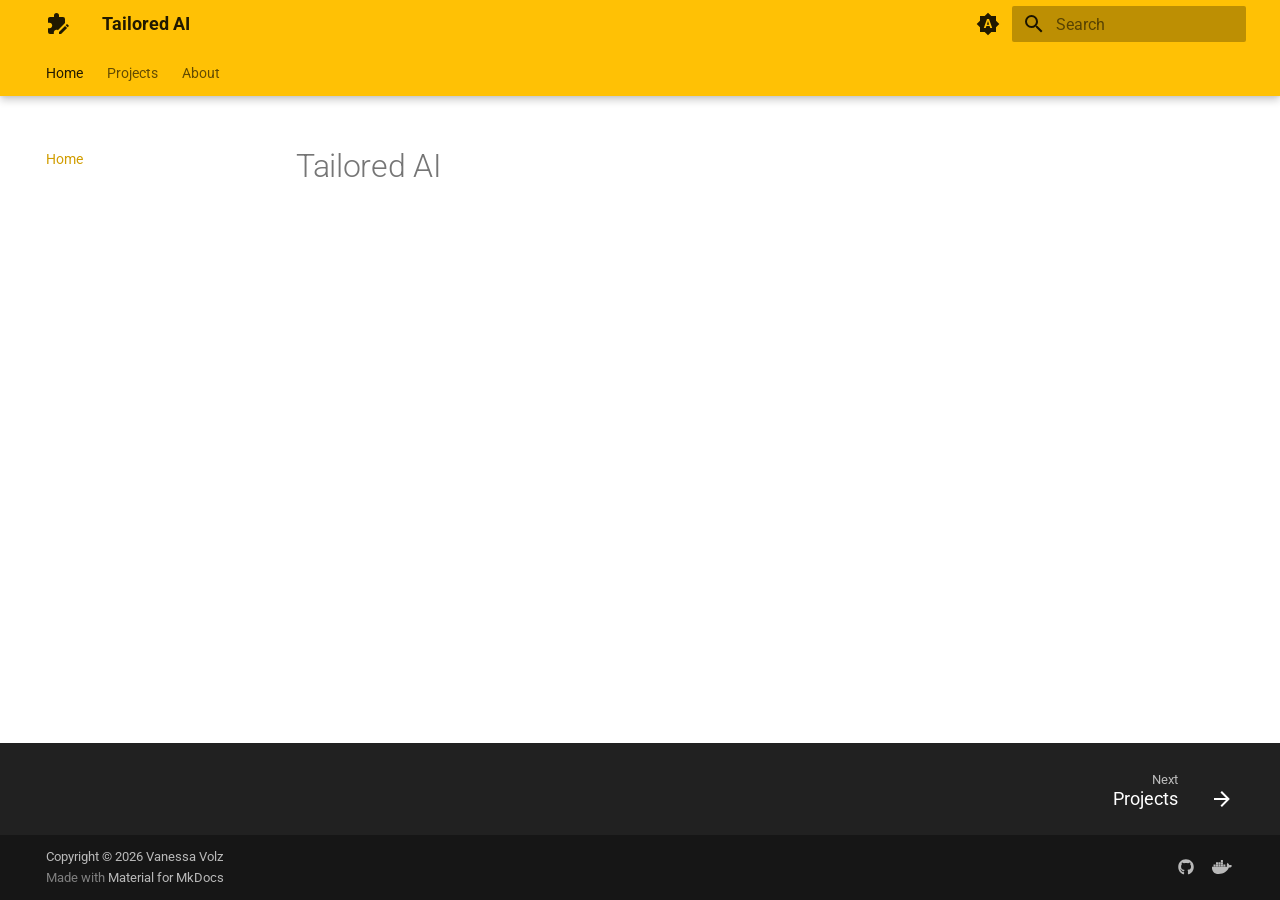
<file: index.html>
<!doctype html>
<html lang="en" class="no-js">
  <head>
    
      <meta charset="utf-8">
      <meta name="viewport" content="width=device-width,initial-scale=1">
      
      
      
        <link rel="canonical" href="https://tai-src.github.io/index.html">
      
      
      
        <link rel="next" href="projects/index.html">
      
      
        
      
      
      <link rel="icon" href="assets/images/puzzle-edit.png">
      <meta name="generator" content="mkdocs-1.6.1, mkdocs-material-9.8.0">
    
    
      
        <title>Tailored AI</title>
      
    
    
      <link rel="stylesheet" href="assets/stylesheets/main.57a0d79d.min.css">
      
        
        <link rel="stylesheet" href="assets/stylesheets/palette.fb2fffe2.min.css">
      
      


    
    
      
        <script src="assets/external/unpkg.com/iframe-worker/shim.js"></script>
      
    
    
      
        
        
        
        <link rel="stylesheet" href="assets/external/fonts.googleapis.com/css.49ea35f2.css">
        <style>:root{--md-text-font:"Roboto";--md-code-font:"Roboto Mono"}</style>
      
    
    
      <link rel="stylesheet" href="stylesheets/extra.css">
    
    <script>__md_scope=new URL(".",location),__md_hash=e=>[...e].reduce(((e,_)=>(e<<5)-e+_.charCodeAt(0)),0),__md_get=(e,_=localStorage,t=__md_scope)=>JSON.parse(_.getItem(t.pathname+"."+e)),__md_set=(e,_,t=localStorage,a=__md_scope)=>{try{t.setItem(a.pathname+"."+e,JSON.stringify(_))}catch(e){}}</script>
    
      

    
    
  </head>
  
  
    
    
      
    
    
    
    
    <body dir="ltr" data-md-color-scheme="default" data-md-color-primary="amber" data-md-color-accent="orange">
  
    
    <input class="md-toggle" data-md-toggle="drawer" type="checkbox" id="__drawer" autocomplete="off">
    <input class="md-toggle" data-md-toggle="search" type="checkbox" id="__search" autocomplete="off">
    <label class="md-overlay" for="__drawer"></label>
    <div data-md-component="skip">
      
        
        <a href="#tailored-ai" class="md-skip">
          Skip to content
        </a>
      
    </div>
    <div data-md-component="announce">
      
    </div>
    
    
      

  

<header class="md-header md-header--shadow md-header--lifted" data-md-component="header">
  <nav class="md-header__inner md-grid" aria-label="Header">
    <a href="index.html" title="Tailored AI" class="md-header__button md-logo" aria-label="Tailored AI" data-md-component="logo">
      
  
  <svg xmlns="http://www.w3.org/2000/svg" viewBox="0 0 24 24"><path d="M21.04 12.13c-.14 0-.28.06-.39.17l-1 1 2.05 2.05 1-1c.22-.21.22-.56 0-.77l-1.28-1.28a.53.53 0 0 0-.38-.17m-1.97 1.75L13 19.94V22h2.06l6.06-6.07zM19 11.12l-7.09 7.08c-.41-.25-.91-.4-1.41-.4-1.5 0-2.7 1.2-2.7 2.7V22H4a2 2 0 0 1-2-2v-3.8h1.5c1.5 0 2.7-1.2 2.7-2.7S5 10.8 3.5 10.8H2V7c0-1.1.9-2 2-2h4V3.5a2.5 2.5 0 0 1 5 0V5h4a2 2 0 0 1 2 2z"/></svg>

    </a>
    <label class="md-header__button md-icon" for="__drawer">
      
      <svg xmlns="http://www.w3.org/2000/svg" viewBox="0 0 24 24"><path d="M3 6h18v2H3zm0 5h18v2H3zm0 5h18v2H3z"/></svg>
    </label>
    <div class="md-header__title" data-md-component="header-title">
      <div class="md-header__ellipsis">
        <div class="md-header__topic">
          <span class="md-ellipsis">
            Tailored AI
          </span>
        </div>
        <div class="md-header__topic" data-md-component="header-topic">
          <span class="md-ellipsis">
            
              Home
            
          </span>
        </div>
      </div>
    </div>
    
      
        <form class="md-header__option" data-md-component="palette">
  
    
    
    
    <input class="md-option" data-md-color-media="(prefers-color-scheme)" data-md-color-scheme="default" data-md-color-primary="amber" data-md-color-accent="orange"  aria-label="Switch to light mode"  type="radio" name="__palette" id="__palette_0">
    
      <label class="md-header__button md-icon" title="Switch to light mode" for="__palette_1" hidden>
        <svg xmlns="http://www.w3.org/2000/svg" viewBox="0 0 24 24"><path d="m14.3 16-.7-2h-3.2l-.7 2H7.8L11 7h2l3.2 9zM20 8.69V4h-4.69L12 .69 8.69 4H4v4.69L.69 12 4 15.31V20h4.69L12 23.31 15.31 20H20v-4.69L23.31 12zm-9.15 3.96h2.3L12 9z"/></svg>
      </label>
    
  
    
    
    
    <input class="md-option" data-md-color-media="(prefers-color-scheme: light)" data-md-color-scheme="default" data-md-color-primary="amber" data-md-color-accent="orange"  aria-label="Switch to dark mode"  type="radio" name="__palette" id="__palette_1">
    
      <label class="md-header__button md-icon" title="Switch to dark mode" for="__palette_2" hidden>
        <svg xmlns="http://www.w3.org/2000/svg" viewBox="0 0 24 24"><path d="M12 8a4 4 0 0 0-4 4 4 4 0 0 0 4 4 4 4 0 0 0 4-4 4 4 0 0 0-4-4m0 10a6 6 0 0 1-6-6 6 6 0 0 1 6-6 6 6 0 0 1 6 6 6 6 0 0 1-6 6m8-9.31V4h-4.69L12 .69 8.69 4H4v4.69L.69 12 4 15.31V20h4.69L12 23.31 15.31 20H20v-4.69L23.31 12z"/></svg>
      </label>
    
  
    
    
    
    <input class="md-option" data-md-color-media="(prefers-color-scheme: dark)" data-md-color-scheme="slate" data-md-color-primary="amber" data-md-color-accent="orange"  aria-label="Switch to system preference"  type="radio" name="__palette" id="__palette_2">
    
      <label class="md-header__button md-icon" title="Switch to system preference" for="__palette_0" hidden>
        <svg xmlns="http://www.w3.org/2000/svg" viewBox="0 0 24 24"><path d="M12 18c-.89 0-1.74-.2-2.5-.55C11.56 16.5 13 14.42 13 12s-1.44-4.5-3.5-5.45C10.26 6.2 11.11 6 12 6a6 6 0 0 1 6 6 6 6 0 0 1-6 6m8-9.31V4h-4.69L12 .69 8.69 4H4v4.69L.69 12 4 15.31V20h4.69L12 23.31 15.31 20H20v-4.69L23.31 12z"/></svg>
      </label>
    
  
</form>
      
    
    
      <script>var palette=__md_get("__palette");if(palette&&palette.color){if("(prefers-color-scheme)"===palette.color.media){var media=matchMedia("(prefers-color-scheme: light)"),input=document.querySelector(media.matches?"[data-md-color-media='(prefers-color-scheme: light)']":"[data-md-color-media='(prefers-color-scheme: dark)']");palette.color.media=input.getAttribute("data-md-color-media"),palette.color.scheme=input.getAttribute("data-md-color-scheme"),palette.color.primary=input.getAttribute("data-md-color-primary"),palette.color.accent=input.getAttribute("data-md-color-accent")}for(var[key,value]of Object.entries(palette.color))document.body.setAttribute("data-md-color-"+key,value)}</script>
    
    
    
      
      
        <label class="md-header__button md-icon" for="__search">
          
          <svg xmlns="http://www.w3.org/2000/svg" viewBox="0 0 24 24"><path d="M9.5 3A6.5 6.5 0 0 1 16 9.5c0 1.61-.59 3.09-1.56 4.23l.27.27h.79l5 5-1.5 1.5-5-5v-.79l-.27-.27A6.52 6.52 0 0 1 9.5 16 6.5 6.5 0 0 1 3 9.5 6.5 6.5 0 0 1 9.5 3m0 2C7 5 5 7 5 9.5S7 14 9.5 14 14 12 14 9.5 12 5 9.5 5"/></svg>
        </label>
        <div class="md-search" data-md-component="search" role="dialog">
  <label class="md-search__overlay" for="__search"></label>
  <div class="md-search__inner" role="search">
    <form class="md-search__form" name="search">
      <input type="text" class="md-search__input" name="query" aria-label="Search" placeholder="Search" autocapitalize="off" autocorrect="off" autocomplete="off" spellcheck="false" data-md-component="search-query" required>
      <label class="md-search__icon md-icon" for="__search">
        
        <svg xmlns="http://www.w3.org/2000/svg" viewBox="0 0 24 24"><path d="M9.5 3A6.5 6.5 0 0 1 16 9.5c0 1.61-.59 3.09-1.56 4.23l.27.27h.79l5 5-1.5 1.5-5-5v-.79l-.27-.27A6.52 6.52 0 0 1 9.5 16 6.5 6.5 0 0 1 3 9.5 6.5 6.5 0 0 1 9.5 3m0 2C7 5 5 7 5 9.5S7 14 9.5 14 14 12 14 9.5 12 5 9.5 5"/></svg>
        
        <svg xmlns="http://www.w3.org/2000/svg" viewBox="0 0 24 24"><path d="M20 11v2H8l5.5 5.5-1.42 1.42L4.16 12l7.92-7.92L13.5 5.5 8 11z"/></svg>
      </label>
      <nav class="md-search__options" aria-label="Search">
        
        <button type="reset" class="md-search__icon md-icon" title="Clear" aria-label="Clear" tabindex="-1">
          
          <svg xmlns="http://www.w3.org/2000/svg" viewBox="0 0 24 24"><path d="M19 6.41 17.59 5 12 10.59 6.41 5 5 6.41 10.59 12 5 17.59 6.41 19 12 13.41 17.59 19 19 17.59 13.41 12z"/></svg>
        </button>
      </nav>
      
    </form>
    <div class="md-search__output">
      <div class="md-search__scrollwrap" tabindex="0" data-md-scrollfix>
        <div class="md-search-result" data-md-component="search-result">
          <div class="md-search-result__meta">
            Initializing search
          </div>
          <ol class="md-search-result__list" role="presentation"></ol>
        </div>
      </div>
    </div>
  </div>
</div>
      
    
    
  </nav>
  
    
      
<nav class="md-tabs" aria-label="Tabs" data-md-component="tabs">
  <div class="md-grid">
    <ul class="md-tabs__list">
      
        
  
  
  
    
  
  
    <li class="md-tabs__item md-tabs__item--active">
      <a href="index.html" class="md-tabs__link">
        
  
  
    
  
  Home

      </a>
    </li>
  

      
        
  
  
  
  
    
    
      <li class="md-tabs__item">
        <a href="projects/index.html" class="md-tabs__link">
          
  
  
    
  
  Projects

        </a>
      </li>
    
  

      
        
  
  
  
  
    <li class="md-tabs__item">
      <a href="about.html" class="md-tabs__link">
        
  
  
    
  
  About

      </a>
    </li>
  

      
    </ul>
  </div>
</nav>
    
  
</header>
    
    <div class="md-container" data-md-component="container">
      
      
        
      
      <main class="md-main" data-md-component="main">
        <div class="md-main__inner md-grid">
          
            
              
              <div class="md-sidebar md-sidebar--primary" data-md-component="sidebar" data-md-type="navigation" >
                <div class="md-sidebar__scrollwrap">
                  <div class="md-sidebar__inner">
                    


  


  

<nav class="md-nav md-nav--primary md-nav--lifted md-nav--integrated" aria-label="Navigation" data-md-level="0">
  <label class="md-nav__title" for="__drawer">
    <a href="index.html" title="Tailored AI" class="md-nav__button md-logo" aria-label="Tailored AI" data-md-component="logo">
      
  
  <svg xmlns="http://www.w3.org/2000/svg" viewBox="0 0 24 24"><path d="M21.04 12.13c-.14 0-.28.06-.39.17l-1 1 2.05 2.05 1-1c.22-.21.22-.56 0-.77l-1.28-1.28a.53.53 0 0 0-.38-.17m-1.97 1.75L13 19.94V22h2.06l6.06-6.07zM19 11.12l-7.09 7.08c-.41-.25-.91-.4-1.41-.4-1.5 0-2.7 1.2-2.7 2.7V22H4a2 2 0 0 1-2-2v-3.8h1.5c1.5 0 2.7-1.2 2.7-2.7S5 10.8 3.5 10.8H2V7c0-1.1.9-2 2-2h4V3.5a2.5 2.5 0 0 1 5 0V5h4a2 2 0 0 1 2 2z"/></svg>

    </a>
    Tailored AI
  </label>
  
  <ul class="md-nav__list" data-md-scrollfix>
    
      
      
  
  
    
  
  
  
    <li class="md-nav__item md-nav__item--active">
      
      <input class="md-nav__toggle md-toggle" type="checkbox" id="__toc">
      
      
        
      
      
      <a href="index.html" class="md-nav__link md-nav__link--active">
        
  
  
  <span class="md-ellipsis">
    
  
    Home
  

    
  </span>
  
  

      </a>
      
    </li>
  

    
      
      
  
  
  
  
    
    
      
        
          
        
      
        
      
        
      
        
      
    
    
    
      
      
        
      
    
    
      
        
        
      
    
    <li class="md-nav__item md-nav__item--pruned md-nav__item--nested">
      
        
  
  
  
    <a href="projects/index.html" class="md-nav__link">
      
  
  
  <span class="md-ellipsis">
    
  
    Projects
  

    
  </span>
  
  

      
        <span class="md-nav__icon md-icon"></span>
      
    </a>
  

      
    </li>
  

    
      
      
  
  
  
  
    <li class="md-nav__item">
      <a href="about.html" class="md-nav__link">
        
  
  
  <span class="md-ellipsis">
    
  
    About
  

    
  </span>
  
  

      </a>
    </li>
  

    
  </ul>
</nav>
                  </div>
                </div>
              </div>
            
            
          
          
            <div class="md-content" data-md-component="content">
              
                



  


              
              <article class="md-content__inner md-typeset">
                
                  



<h1 id="tailored-ai">Tailored AI<a class="headerlink" href="#tailored-ai" title="Permanent link">&para;</a></h1>












                
              </article>
            </div>
          
          
<script>var target=document.getElementById(location.hash.slice(1));target&&target.name&&(target.checked=target.name.startsWith("__tabbed_"))</script>
        </div>
        
          <button type="button" class="md-top md-icon" data-md-component="top" hidden>
  
  <svg xmlns="http://www.w3.org/2000/svg" viewBox="0 0 24 24"><path d="M13 20h-2V8l-5.5 5.5-1.42-1.42L12 4.16l7.92 7.92-1.42 1.42L13 8z"/></svg>
  Back to top
</button>
        
      </main>
      
        <footer class="md-footer">
  
    
      
      <nav class="md-footer__inner md-grid" aria-label="Footer" >
        
        
          
          <a href="projects/index.html" class="md-footer__link md-footer__link--next" aria-label="Next: Projects">
            <div class="md-footer__title">
              <span class="md-footer__direction">
                Next
              </span>
              <div class="md-ellipsis">
                Projects
              </div>
            </div>
            <div class="md-footer__button md-icon">
              
              <svg xmlns="http://www.w3.org/2000/svg" viewBox="0 0 24 24"><path d="M4 11v2h12l-5.5 5.5 1.42 1.42L19.84 12l-7.92-7.92L10.5 5.5 16 11z"/></svg>
            </div>
          </a>
        
      </nav>
    
  
  <div class="md-footer-meta md-typeset">
    <div class="md-footer-meta__inner md-grid">
      <div class="md-copyright">
  
    <div class="md-copyright__highlight">
      Copyright &copy; 2026 Vanessa Volz
    </div>
  
  
    Made with
    <a href="https://squidfunk.github.io/mkdocs-material/" target="_blank" rel="noopener">
      Material for MkDocs
    </a>
  
</div>
      
        
<div class="md-social">
  
    
    
    
    
      
      
    
    <a href="https://github.com/TAI-src" target="_blank" rel="noopener" title="github.com" class="md-social__link">
      <svg xmlns="http://www.w3.org/2000/svg" viewBox="0 0 512 512"><!--! Font Awesome Free 7.1.0 by @fontawesome - https://fontawesome.com License - https://fontawesome.com/license/free (Icons: CC BY 4.0, Fonts: SIL OFL 1.1, Code: MIT License) Copyright 2025 Fonticons, Inc.--><path d="M173.9 397.4c0 2-2.3 3.6-5.2 3.6-3.3.3-5.6-1.3-5.6-3.6 0-2 2.3-3.6 5.2-3.6 3-.3 5.6 1.3 5.6 3.6m-31.1-4.5c-.7 2 1.3 4.3 4.3 4.9 2.6 1 5.6 0 6.2-2s-1.3-4.3-4.3-5.2c-2.6-.7-5.5.3-6.2 2.3m44.2-1.7c-2.9.7-4.9 2.6-4.6 4.9.3 2 2.9 3.3 5.9 2.6 2.9-.7 4.9-2.6 4.6-4.6-.3-1.9-3-3.2-5.9-2.9M252.8 8C114.1 8 8 113.3 8 252c0 110.9 69.8 205.8 169.5 239.2 12.8 2.3 17.3-5.6 17.3-12.1 0-6.2-.3-40.4-.3-61.4 0 0-70 15-84.7-29.8 0 0-11.4-29.1-27.8-36.6 0 0-22.9-15.7 1.6-15.4 0 0 24.9 2 38.6 25.8 21.9 38.6 58.6 27.5 72.9 20.9 2.3-16 8.8-27.1 16-33.7-55.9-6.2-112.3-14.3-112.3-110.5 0-27.5 7.6-41.3 23.6-58.9-2.6-6.5-11.1-33.3 2.6-67.9 20.9-6.5 69 27 69 27 20-5.6 41.5-8.5 62.8-8.5s42.8 2.9 62.8 8.5c0 0 48.1-33.6 69-27 13.7 34.7 5.2 61.4 2.6 67.9 16 17.7 25.8 31.5 25.8 58.9 0 96.5-58.9 104.2-114.8 110.5 9.2 7.9 17 22.9 17 46.4 0 33.7-.3 75.4-.3 83.6 0 6.5 4.6 14.4 17.3 12.1C436.2 457.8 504 362.9 504 252 504 113.3 391.5 8 252.8 8M105.2 352.9c-1.3 1-1 3.3.7 5.2 1.6 1.6 3.9 2.3 5.2 1 1.3-1 1-3.3-.7-5.2-1.6-1.6-3.9-2.3-5.2-1m-10.8-8.1c-.7 1.3.3 2.9 2.3 3.9 1.6 1 3.6.7 4.3-.7.7-1.3-.3-2.9-2.3-3.9-2-.6-3.6-.3-4.3.7m32.4 35.6c-1.6 1.3-1 4.3 1.3 6.2 2.3 2.3 5.2 2.6 6.5 1 1.3-1.3.7-4.3-1.3-6.2-2.2-2.3-5.2-2.6-6.5-1m-11.4-14.7c-1.6 1-1.6 3.6 0 5.9s4.3 3.3 5.6 2.3c1.6-1.3 1.6-3.9 0-6.2-1.4-2.3-4-3.3-5.6-2"/></svg>
    </a>
  
    
    
    
    
      
      
    
    <a href="https://hub.docker.com/u/taisrc" target="_blank" rel="noopener" title="hub.docker.com" class="md-social__link">
      <svg xmlns="http://www.w3.org/2000/svg" viewBox="0 0 640 512"><!--! Font Awesome Free 7.1.0 by @fontawesome - https://fontawesome.com License - https://fontawesome.com/license/free (Icons: CC BY 4.0, Fonts: SIL OFL 1.1, Code: MIT License) Copyright 2025 Fonticons, Inc.--><path d="M349.9 236.3h-66.1v-59.4h66.1zm0-204.3h-66.1v60.7h66.1zm78.2 144.8H362v59.4h66.1zm-156.3-72.1h-66.1v60.1h66.1zm78.1 0h-66.1v60.1h66.1zm276.8 100c-14.4-9.7-47.6-13.2-73.1-8.4-3.3-24-16.7-44.9-41.1-63.7l-14-9.3-9.3 14c-18.4 27.8-23.4 73.6-3.7 103.8-8.7 4.7-25.8 11.1-48.4 10.7H2.4c-8.7 50.8 5.8 116.8 44 162.1 37.1 43.9 92.7 66.2 165.4 66.2 157.4 0 273.9-72.5 328.4-204.2 21.4.4 67.6.1 91.3-45.2 1.5-2.5 6.6-13.2 8.5-17.1zm-511.1-27.9h-66v59.4h66.1v-59.4zm78.1 0h-66.1v59.4h66.1zm78.1 0h-66.1v59.4h66.1zm-78.1-72.1h-66.1v60.1h66.1z"/></svg>
    </a>
  
</div>
      
    </div>
  </div>
</footer>
      
    </div>
    <div class="md-dialog" data-md-component="dialog">
      <div class="md-dialog__inner md-typeset"></div>
    </div>
    
      <div class="md-progress" data-md-component="progress" role="progressbar"></div>
    
    
    
      
      
      <script id="__config" type="application/json">{"annotate": null, "base": ".", "features": ["navigation.instant", "navigation.instant.prefetch", "navigation.instant.progress", "navigation.tracking", "navigation.tabs", "navigation.tabs.sticky", "navigation.sections", "navigation.path", "navigation.prune", "navigation.indexes", "toc.follow", "toc.integrate", "navigation.top", "search.highlight", "header.autohide", "announce.dismiss", "navigation.footer"], "search": "assets/javascripts/workers/search.a7633da7.min.js", "tags": null, "translations": {"clipboard.copied": "Copied to clipboard", "clipboard.copy": "Copy to clipboard", "search.result.more.one": "1 more on this page", "search.result.more.other": "# more on this page", "search.result.none": "No matching documents", "search.result.one": "1 matching document", "search.result.other": "# matching documents", "search.result.placeholder": "Type to start searching", "search.result.term.missing": "Missing", "select.version": "Select version"}, "version": null}</script>
    
    
      <script src="assets/javascripts/bundle.c21346df.min.js"></script>
      
        <script src="javascripts/mathjax.js"></script>
      
        <script src="assets/external/unpkg.com/mathjax@3/es5/tex-mml-chtml.js"></script>
      
    
  </body>
</html>
</file>
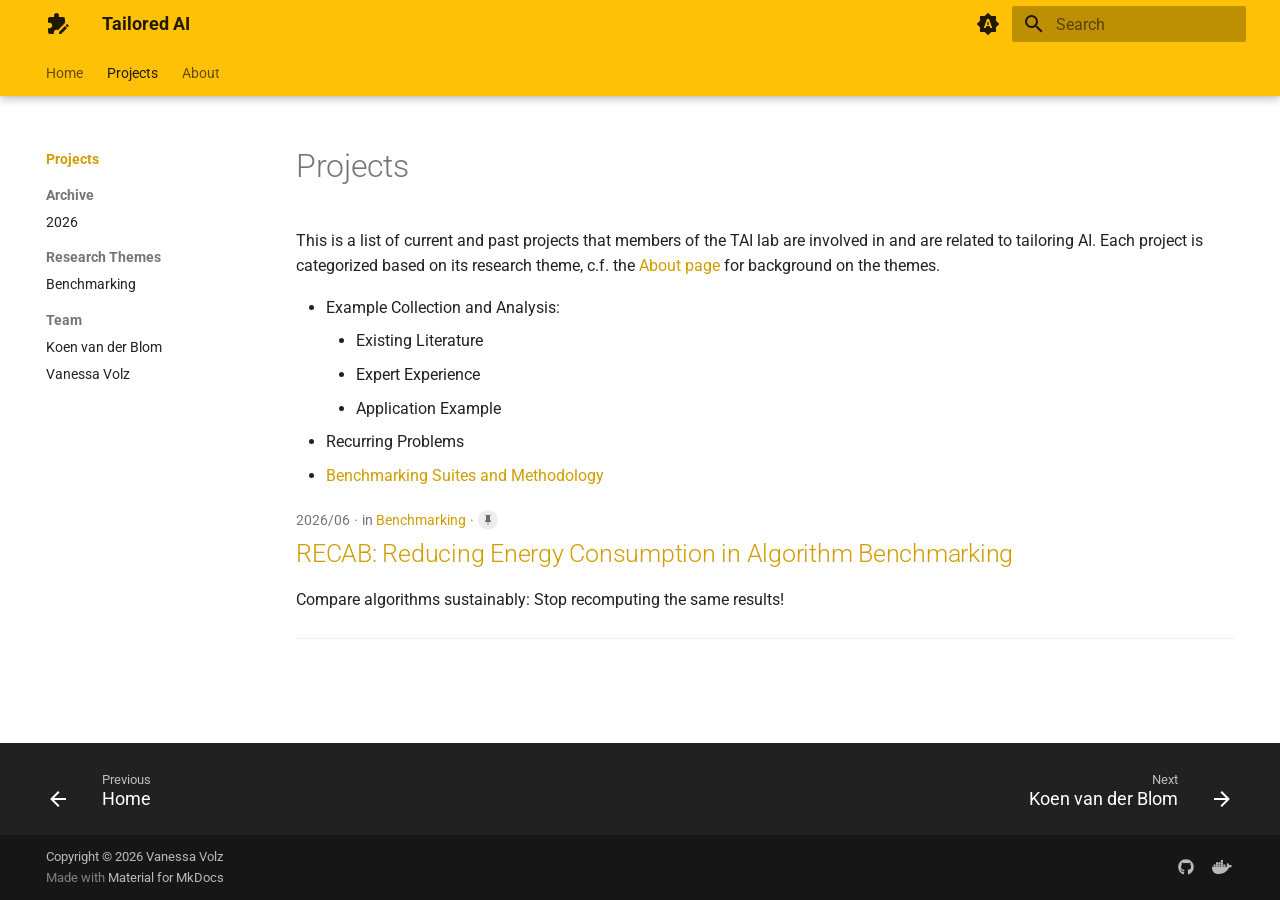
<file: projects/index.html>
<!doctype html>
<html lang="en" class="no-js">
  <head>
    
      <meta charset="utf-8">
      <meta name="viewport" content="width=device-width,initial-scale=1">
      
      
      
        <link rel="canonical" href="https://tai-src.github.io/projects/index.html">
      
      
        <link rel="prev" href="../index.html">
      
      
        <link rel="next" href="author/kvdb.html">
      
      
        
      
      
      <link rel="icon" href="../assets/images/puzzle-edit.png">
      <meta name="generator" content="mkdocs-1.6.1, mkdocs-material-9.8.0">
    
    
      
        <title>Projects - Tailored AI</title>
      
    
    
      <link rel="stylesheet" href="../assets/stylesheets/main.57a0d79d.min.css">
      
        
        <link rel="stylesheet" href="../assets/stylesheets/palette.fb2fffe2.min.css">
      
      


    
    
      
        <script src="../assets/external/unpkg.com/iframe-worker/shim.js"></script>
      
    
    
      
        
        
        
        <link rel="stylesheet" href="../assets/external/fonts.googleapis.com/css.49ea35f2.css">
        <style>:root{--md-text-font:"Roboto";--md-code-font:"Roboto Mono"}</style>
      
    
    
      <link rel="stylesheet" href="../stylesheets/extra.css">
    
    <script>__md_scope=new URL("..",location),__md_hash=e=>[...e].reduce(((e,_)=>(e<<5)-e+_.charCodeAt(0)),0),__md_get=(e,_=localStorage,t=__md_scope)=>JSON.parse(_.getItem(t.pathname+"."+e)),__md_set=(e,_,t=localStorage,a=__md_scope)=>{try{t.setItem(a.pathname+"."+e,JSON.stringify(_))}catch(e){}}</script>
    
      

    
    
  </head>
  
  
    
    
      
    
    
    
    
    <body dir="ltr" data-md-color-scheme="default" data-md-color-primary="amber" data-md-color-accent="orange">
  
    
    <input class="md-toggle" data-md-toggle="drawer" type="checkbox" id="__drawer" autocomplete="off">
    <input class="md-toggle" data-md-toggle="search" type="checkbox" id="__search" autocomplete="off">
    <label class="md-overlay" for="__drawer"></label>
    <div data-md-component="skip">
      
        
        <a href="#projects" class="md-skip">
          Skip to content
        </a>
      
    </div>
    <div data-md-component="announce">
      
    </div>
    
    
      

  

<header class="md-header md-header--shadow md-header--lifted" data-md-component="header">
  <nav class="md-header__inner md-grid" aria-label="Header">
    <a href="../index.html" title="Tailored AI" class="md-header__button md-logo" aria-label="Tailored AI" data-md-component="logo">
      
  
  <svg xmlns="http://www.w3.org/2000/svg" viewBox="0 0 24 24"><path d="M21.04 12.13c-.14 0-.28.06-.39.17l-1 1 2.05 2.05 1-1c.22-.21.22-.56 0-.77l-1.28-1.28a.53.53 0 0 0-.38-.17m-1.97 1.75L13 19.94V22h2.06l6.06-6.07zM19 11.12l-7.09 7.08c-.41-.25-.91-.4-1.41-.4-1.5 0-2.7 1.2-2.7 2.7V22H4a2 2 0 0 1-2-2v-3.8h1.5c1.5 0 2.7-1.2 2.7-2.7S5 10.8 3.5 10.8H2V7c0-1.1.9-2 2-2h4V3.5a2.5 2.5 0 0 1 5 0V5h4a2 2 0 0 1 2 2z"/></svg>

    </a>
    <label class="md-header__button md-icon" for="__drawer">
      
      <svg xmlns="http://www.w3.org/2000/svg" viewBox="0 0 24 24"><path d="M3 6h18v2H3zm0 5h18v2H3zm0 5h18v2H3z"/></svg>
    </label>
    <div class="md-header__title" data-md-component="header-title">
      <div class="md-header__ellipsis">
        <div class="md-header__topic">
          <span class="md-ellipsis">
            Tailored AI
          </span>
        </div>
        <div class="md-header__topic" data-md-component="header-topic">
          <span class="md-ellipsis">
            
              Projects
            
          </span>
        </div>
      </div>
    </div>
    
      
        <form class="md-header__option" data-md-component="palette">
  
    
    
    
    <input class="md-option" data-md-color-media="(prefers-color-scheme)" data-md-color-scheme="default" data-md-color-primary="amber" data-md-color-accent="orange"  aria-label="Switch to light mode"  type="radio" name="__palette" id="__palette_0">
    
      <label class="md-header__button md-icon" title="Switch to light mode" for="__palette_1" hidden>
        <svg xmlns="http://www.w3.org/2000/svg" viewBox="0 0 24 24"><path d="m14.3 16-.7-2h-3.2l-.7 2H7.8L11 7h2l3.2 9zM20 8.69V4h-4.69L12 .69 8.69 4H4v4.69L.69 12 4 15.31V20h4.69L12 23.31 15.31 20H20v-4.69L23.31 12zm-9.15 3.96h2.3L12 9z"/></svg>
      </label>
    
  
    
    
    
    <input class="md-option" data-md-color-media="(prefers-color-scheme: light)" data-md-color-scheme="default" data-md-color-primary="amber" data-md-color-accent="orange"  aria-label="Switch to dark mode"  type="radio" name="__palette" id="__palette_1">
    
      <label class="md-header__button md-icon" title="Switch to dark mode" for="__palette_2" hidden>
        <svg xmlns="http://www.w3.org/2000/svg" viewBox="0 0 24 24"><path d="M12 8a4 4 0 0 0-4 4 4 4 0 0 0 4 4 4 4 0 0 0 4-4 4 4 0 0 0-4-4m0 10a6 6 0 0 1-6-6 6 6 0 0 1 6-6 6 6 0 0 1 6 6 6 6 0 0 1-6 6m8-9.31V4h-4.69L12 .69 8.69 4H4v4.69L.69 12 4 15.31V20h4.69L12 23.31 15.31 20H20v-4.69L23.31 12z"/></svg>
      </label>
    
  
    
    
    
    <input class="md-option" data-md-color-media="(prefers-color-scheme: dark)" data-md-color-scheme="slate" data-md-color-primary="amber" data-md-color-accent="orange"  aria-label="Switch to system preference"  type="radio" name="__palette" id="__palette_2">
    
      <label class="md-header__button md-icon" title="Switch to system preference" for="__palette_0" hidden>
        <svg xmlns="http://www.w3.org/2000/svg" viewBox="0 0 24 24"><path d="M12 18c-.89 0-1.74-.2-2.5-.55C11.56 16.5 13 14.42 13 12s-1.44-4.5-3.5-5.45C10.26 6.2 11.11 6 12 6a6 6 0 0 1 6 6 6 6 0 0 1-6 6m8-9.31V4h-4.69L12 .69 8.69 4H4v4.69L.69 12 4 15.31V20h4.69L12 23.31 15.31 20H20v-4.69L23.31 12z"/></svg>
      </label>
    
  
</form>
      
    
    
      <script>var palette=__md_get("__palette");if(palette&&palette.color){if("(prefers-color-scheme)"===palette.color.media){var media=matchMedia("(prefers-color-scheme: light)"),input=document.querySelector(media.matches?"[data-md-color-media='(prefers-color-scheme: light)']":"[data-md-color-media='(prefers-color-scheme: dark)']");palette.color.media=input.getAttribute("data-md-color-media"),palette.color.scheme=input.getAttribute("data-md-color-scheme"),palette.color.primary=input.getAttribute("data-md-color-primary"),palette.color.accent=input.getAttribute("data-md-color-accent")}for(var[key,value]of Object.entries(palette.color))document.body.setAttribute("data-md-color-"+key,value)}</script>
    
    
    
      
      
        <label class="md-header__button md-icon" for="__search">
          
          <svg xmlns="http://www.w3.org/2000/svg" viewBox="0 0 24 24"><path d="M9.5 3A6.5 6.5 0 0 1 16 9.5c0 1.61-.59 3.09-1.56 4.23l.27.27h.79l5 5-1.5 1.5-5-5v-.79l-.27-.27A6.52 6.52 0 0 1 9.5 16 6.5 6.5 0 0 1 3 9.5 6.5 6.5 0 0 1 9.5 3m0 2C7 5 5 7 5 9.5S7 14 9.5 14 14 12 14 9.5 12 5 9.5 5"/></svg>
        </label>
        <div class="md-search" data-md-component="search" role="dialog">
  <label class="md-search__overlay" for="__search"></label>
  <div class="md-search__inner" role="search">
    <form class="md-search__form" name="search">
      <input type="text" class="md-search__input" name="query" aria-label="Search" placeholder="Search" autocapitalize="off" autocorrect="off" autocomplete="off" spellcheck="false" data-md-component="search-query" required>
      <label class="md-search__icon md-icon" for="__search">
        
        <svg xmlns="http://www.w3.org/2000/svg" viewBox="0 0 24 24"><path d="M9.5 3A6.5 6.5 0 0 1 16 9.5c0 1.61-.59 3.09-1.56 4.23l.27.27h.79l5 5-1.5 1.5-5-5v-.79l-.27-.27A6.52 6.52 0 0 1 9.5 16 6.5 6.5 0 0 1 3 9.5 6.5 6.5 0 0 1 9.5 3m0 2C7 5 5 7 5 9.5S7 14 9.5 14 14 12 14 9.5 12 5 9.5 5"/></svg>
        
        <svg xmlns="http://www.w3.org/2000/svg" viewBox="0 0 24 24"><path d="M20 11v2H8l5.5 5.5-1.42 1.42L4.16 12l7.92-7.92L13.5 5.5 8 11z"/></svg>
      </label>
      <nav class="md-search__options" aria-label="Search">
        
        <button type="reset" class="md-search__icon md-icon" title="Clear" aria-label="Clear" tabindex="-1">
          
          <svg xmlns="http://www.w3.org/2000/svg" viewBox="0 0 24 24"><path d="M19 6.41 17.59 5 12 10.59 6.41 5 5 6.41 10.59 12 5 17.59 6.41 19 12 13.41 17.59 19 19 17.59 13.41 12z"/></svg>
        </button>
      </nav>
      
    </form>
    <div class="md-search__output">
      <div class="md-search__scrollwrap" tabindex="0" data-md-scrollfix>
        <div class="md-search-result" data-md-component="search-result">
          <div class="md-search-result__meta">
            Initializing search
          </div>
          <ol class="md-search-result__list" role="presentation"></ol>
        </div>
      </div>
    </div>
  </div>
</div>
      
    
    
  </nav>
  
    
      
<nav class="md-tabs" aria-label="Tabs" data-md-component="tabs">
  <div class="md-grid">
    <ul class="md-tabs__list">
      
        
  
  
  
  
    <li class="md-tabs__item">
      <a href="../index.html" class="md-tabs__link">
        
  
  
    
  
  Home

      </a>
    </li>
  

      
        
  
  
  
    
  
  
    
    
      <li class="md-tabs__item md-tabs__item--active">
        <a href="index.html" class="md-tabs__link">
          
  
  
    
  
  Projects

        </a>
      </li>
    
  

      
        
  
  
  
  
    <li class="md-tabs__item">
      <a href="../about.html" class="md-tabs__link">
        
  
  
    
  
  About

      </a>
    </li>
  

      
    </ul>
  </div>
</nav>
    
  
</header>
    
    <div class="md-container" data-md-component="container">
      
      
        
      
      <main class="md-main" data-md-component="main">
        <div class="md-main__inner md-grid">
          
            
              
              <div class="md-sidebar md-sidebar--primary" data-md-component="sidebar" data-md-type="navigation" >
                <div class="md-sidebar__scrollwrap">
                  <div class="md-sidebar__inner">
                    


  


  

<nav class="md-nav md-nav--primary md-nav--lifted md-nav--integrated" aria-label="Navigation" data-md-level="0">
  <label class="md-nav__title" for="__drawer">
    <a href="../index.html" title="Tailored AI" class="md-nav__button md-logo" aria-label="Tailored AI" data-md-component="logo">
      
  
  <svg xmlns="http://www.w3.org/2000/svg" viewBox="0 0 24 24"><path d="M21.04 12.13c-.14 0-.28.06-.39.17l-1 1 2.05 2.05 1-1c.22-.21.22-.56 0-.77l-1.28-1.28a.53.53 0 0 0-.38-.17m-1.97 1.75L13 19.94V22h2.06l6.06-6.07zM19 11.12l-7.09 7.08c-.41-.25-.91-.4-1.41-.4-1.5 0-2.7 1.2-2.7 2.7V22H4a2 2 0 0 1-2-2v-3.8h1.5c1.5 0 2.7-1.2 2.7-2.7S5 10.8 3.5 10.8H2V7c0-1.1.9-2 2-2h4V3.5a2.5 2.5 0 0 1 5 0V5h4a2 2 0 0 1 2 2z"/></svg>

    </a>
    Tailored AI
  </label>
  
  <ul class="md-nav__list" data-md-scrollfix>
    
      
      
  
  
  
  
    <li class="md-nav__item">
      <a href="../index.html" class="md-nav__link">
        
  
  
  <span class="md-ellipsis">
    
  
    Home
  

    
  </span>
  
  

      </a>
    </li>
  

    
      
      
  
  
    
  
  
  
    
    
      
        
          
        
      
        
      
        
      
        
      
    
    
    
      
        
        
      
      
        
      
    
    
      
    
    <li class="md-nav__item md-nav__item--active md-nav__item--section md-nav__item--nested">
      
        
        
        <input class="md-nav__toggle md-toggle " type="checkbox" id="__nav_2" checked>
        
          
          <div class="md-nav__link md-nav__container">
            <a href="index.html" class="md-nav__link md-nav__link--active">
              
  
  
  <span class="md-ellipsis">
    
  
    Projects
  

    
  </span>
  
  

            </a>
            
              
              <label class="md-nav__link md-nav__link--active" for="__nav_2" id="__nav_2_label" tabindex="">
                <span class="md-nav__icon md-icon"></span>
              </label>
            
          </div>
        
        <nav class="md-nav" data-md-level="1" aria-labelledby="__nav_2_label" aria-expanded="true">
          <label class="md-nav__title" for="__nav_2">
            <span class="md-nav__icon md-icon"></span>
            
  
    Projects
  

          </label>
          <ul class="md-nav__list" data-md-scrollfix>
          
            
          
            
              
              
              
              
              
                
  
  
  
  
    
    
      
        
      
    
    
    
      
      
        
          
          
        
      
    
    
      
    
    <li class="md-nav__item md-nav__item--section md-nav__item--nested">
      
        
        
        <input class="md-nav__toggle md-toggle " type="checkbox" id="__nav_2_2" >
        
          
          <label class="md-nav__link" for="__nav_2_2" id="__nav_2_2_label" tabindex="">
            
  
  
  <span class="md-ellipsis">
    
  
    Archive
  

    
  </span>
  
  

            <span class="md-nav__icon md-icon"></span>
          </label>
        
        <nav class="md-nav" data-md-level="2" aria-labelledby="__nav_2_2_label" aria-expanded="false">
          <label class="md-nav__title" for="__nav_2_2">
            <span class="md-nav__icon md-icon"></span>
            
  
    Archive
  

          </label>
          <ul class="md-nav__list" data-md-scrollfix>
          
            
              
              
              
              
              
                
  
  
  
    
  
  
    <li class="md-nav__item">
      <a href="archive/2026.html" class="md-nav__link">
        
  
  
  <span class="md-ellipsis">
    
  
    2026
  

    
  </span>
  
  

      </a>
    </li>
  

              
            
          

          </ul>
        </nav>
      
    </li>
  

              
            
          
            
              
              
              
              
              
                
  
  
  
  
    
    
      
        
      
    
    
    
      
      
        
          
          
        
      
    
    
      
    
    <li class="md-nav__item md-nav__item--section md-nav__item--nested">
      
        
        
        <input class="md-nav__toggle md-toggle " type="checkbox" id="__nav_2_3" >
        
          
          <label class="md-nav__link" for="__nav_2_3" id="__nav_2_3_label" tabindex="">
            
  
  
  <span class="md-ellipsis">
    
  
    Research Themes
  

    
  </span>
  
  

            <span class="md-nav__icon md-icon"></span>
          </label>
        
        <nav class="md-nav" data-md-level="2" aria-labelledby="__nav_2_3_label" aria-expanded="false">
          <label class="md-nav__title" for="__nav_2_3">
            <span class="md-nav__icon md-icon"></span>
            
  
    Research Themes
  

          </label>
          <ul class="md-nav__list" data-md-scrollfix>
          
            
              
              
              
              
              
                
  
  
  
    
  
  
    <li class="md-nav__item">
      <a href="category/benchmarking.html" class="md-nav__link">
        
  
  
  <span class="md-ellipsis">
    
  
    Benchmarking
  

    
  </span>
  
  

      </a>
    </li>
  

              
            
          

          </ul>
        </nav>
      
    </li>
  

              
            
          
            
              
              
              
              
              
                
  
  
  
  
    
    
      
        
      
        
      
    
    
    
      
      
        
          
          
        
      
    
    
      
    
    <li class="md-nav__item md-nav__item--section md-nav__item--nested">
      
        
        
        <input class="md-nav__toggle md-toggle " type="checkbox" id="__nav_2_4" >
        
          
          <label class="md-nav__link" for="__nav_2_4" id="__nav_2_4_label" tabindex="">
            
  
  
  <span class="md-ellipsis">
    
  
    Team
  

    
  </span>
  
  

            <span class="md-nav__icon md-icon"></span>
          </label>
        
        <nav class="md-nav" data-md-level="2" aria-labelledby="__nav_2_4_label" aria-expanded="false">
          <label class="md-nav__title" for="__nav_2_4">
            <span class="md-nav__icon md-icon"></span>
            
  
    Team
  

          </label>
          <ul class="md-nav__list" data-md-scrollfix>
          
            
              
              
              
              
              
                
  
  
  
    
  
  
    <li class="md-nav__item">
      <a href="author/kvdb.html" class="md-nav__link">
        
  
  
  <span class="md-ellipsis">
    
  
    Koen van der Blom
  

    
  </span>
  
  

      </a>
    </li>
  

              
            
          
            
              
              
              
              
              
                
  
  
  
    
  
  
    <li class="md-nav__item">
      <a href="author/vvolz.html" class="md-nav__link">
        
  
  
  <span class="md-ellipsis">
    
  
    Vanessa Volz
  

    
  </span>
  
  

      </a>
    </li>
  

              
            
          

          </ul>
        </nav>
      
    </li>
  

              
            
          

          </ul>
        </nav>
      
    </li>
  

    
      
      
  
  
  
  
    <li class="md-nav__item">
      <a href="../about.html" class="md-nav__link">
        
  
  
  <span class="md-ellipsis">
    
  
    About
  

    
  </span>
  
  

      </a>
    </li>
  

    
  </ul>
</nav>
                  </div>
                </div>
              </div>
            
            
          
          
  <div class="md-content" data-md-component="content">
    <div class="md-content__inner">
      <header class="md-typeset">
        <h1 id="projects">Projects<a class="headerlink" href="#projects" title="Permanent link">&para;</a></h1>
<p>This is a list of current and past projects that members of the TAI lab are involved in and are related to tailoring AI. Each project is categorized based on its research theme, c.f. the <a href="../about.html#research-themes">About page</a> for background on the themes.</p>
<ul>
<li>Example Collection and Analysis:<ul>
<li>Existing Literature</li>
<li>Expert Experience</li>
<li>Application Example</li>
</ul>
</li>
<li>Recurring Problems</li>
<li><a href="category/benchmarking.html">Benchmarking Suites and Methodology</a></li>
</ul>
      </header>
      
        <article class="md-post md-post--excerpt">
  <header class="md-post__header">
    
    <div class="md-post__meta md-meta">
      <ul class="md-meta__list">
        <li class="md-meta__item">
          <time datetime="2026-06-01 00:00:00+00:00">2026/06</time></li>
        
          <li class="md-meta__item">
            in
            
              <a href="category/benchmarking.html" class="md-meta__link">Benchmarking</a></li>
        
        
        
          <span class="md-pin"></span>
        
      </ul>
      
    </div>
  </header>
  <div class="md-post__content md-typeset">
    <h2 id="recab-reducing-energy-consumption-in-algorithm-benchmarking"><a class="toclink" href="recab.html">RECAB: Reducing Energy Consumption in Algorithm Benchmarking</a></h2>
<p>Compare algorithms sustainably: Stop recomputing the same results!</p>

    
      <nav class="md-post__action">
        <a href="recab.html">
          Continue reading
        </a>
      </nav>
    
    
      <hr>
    
  </div>
</article>
      
      
        
          



<nav class="md-pagination">
  
</nav>
        
      
    </div>
  </div>

          
<script>var target=document.getElementById(location.hash.slice(1));target&&target.name&&(target.checked=target.name.startsWith("__tabbed_"))</script>
        </div>
        
          <button type="button" class="md-top md-icon" data-md-component="top" hidden>
  
  <svg xmlns="http://www.w3.org/2000/svg" viewBox="0 0 24 24"><path d="M13 20h-2V8l-5.5 5.5-1.42-1.42L12 4.16l7.92 7.92-1.42 1.42L13 8z"/></svg>
  Back to top
</button>
        
      </main>
      
        <footer class="md-footer">
  
    
      
      <nav class="md-footer__inner md-grid" aria-label="Footer" >
        
          
          <a href="../index.html" class="md-footer__link md-footer__link--prev" aria-label="Previous: Home">
            <div class="md-footer__button md-icon">
              
              <svg xmlns="http://www.w3.org/2000/svg" viewBox="0 0 24 24"><path d="M20 11v2H8l5.5 5.5-1.42 1.42L4.16 12l7.92-7.92L13.5 5.5 8 11z"/></svg>
            </div>
            <div class="md-footer__title">
              <span class="md-footer__direction">
                Previous
              </span>
              <div class="md-ellipsis">
                Home
              </div>
            </div>
          </a>
        
        
          
          <a href="author/kvdb.html" class="md-footer__link md-footer__link--next" aria-label="Next: Koen van der Blom">
            <div class="md-footer__title">
              <span class="md-footer__direction">
                Next
              </span>
              <div class="md-ellipsis">
                Koen van der Blom
              </div>
            </div>
            <div class="md-footer__button md-icon">
              
              <svg xmlns="http://www.w3.org/2000/svg" viewBox="0 0 24 24"><path d="M4 11v2h12l-5.5 5.5 1.42 1.42L19.84 12l-7.92-7.92L10.5 5.5 16 11z"/></svg>
            </div>
          </a>
        
      </nav>
    
  
  <div class="md-footer-meta md-typeset">
    <div class="md-footer-meta__inner md-grid">
      <div class="md-copyright">
  
    <div class="md-copyright__highlight">
      Copyright &copy; 2026 Vanessa Volz
    </div>
  
  
    Made with
    <a href="https://squidfunk.github.io/mkdocs-material/" target="_blank" rel="noopener">
      Material for MkDocs
    </a>
  
</div>
      
        
<div class="md-social">
  
    
    
    
    
      
      
    
    <a href="https://github.com/TAI-src" target="_blank" rel="noopener" title="github.com" class="md-social__link">
      <svg xmlns="http://www.w3.org/2000/svg" viewBox="0 0 512 512"><!--! Font Awesome Free 7.1.0 by @fontawesome - https://fontawesome.com License - https://fontawesome.com/license/free (Icons: CC BY 4.0, Fonts: SIL OFL 1.1, Code: MIT License) Copyright 2025 Fonticons, Inc.--><path d="M173.9 397.4c0 2-2.3 3.6-5.2 3.6-3.3.3-5.6-1.3-5.6-3.6 0-2 2.3-3.6 5.2-3.6 3-.3 5.6 1.3 5.6 3.6m-31.1-4.5c-.7 2 1.3 4.3 4.3 4.9 2.6 1 5.6 0 6.2-2s-1.3-4.3-4.3-5.2c-2.6-.7-5.5.3-6.2 2.3m44.2-1.7c-2.9.7-4.9 2.6-4.6 4.9.3 2 2.9 3.3 5.9 2.6 2.9-.7 4.9-2.6 4.6-4.6-.3-1.9-3-3.2-5.9-2.9M252.8 8C114.1 8 8 113.3 8 252c0 110.9 69.8 205.8 169.5 239.2 12.8 2.3 17.3-5.6 17.3-12.1 0-6.2-.3-40.4-.3-61.4 0 0-70 15-84.7-29.8 0 0-11.4-29.1-27.8-36.6 0 0-22.9-15.7 1.6-15.4 0 0 24.9 2 38.6 25.8 21.9 38.6 58.6 27.5 72.9 20.9 2.3-16 8.8-27.1 16-33.7-55.9-6.2-112.3-14.3-112.3-110.5 0-27.5 7.6-41.3 23.6-58.9-2.6-6.5-11.1-33.3 2.6-67.9 20.9-6.5 69 27 69 27 20-5.6 41.5-8.5 62.8-8.5s42.8 2.9 62.8 8.5c0 0 48.1-33.6 69-27 13.7 34.7 5.2 61.4 2.6 67.9 16 17.7 25.8 31.5 25.8 58.9 0 96.5-58.9 104.2-114.8 110.5 9.2 7.9 17 22.9 17 46.4 0 33.7-.3 75.4-.3 83.6 0 6.5 4.6 14.4 17.3 12.1C436.2 457.8 504 362.9 504 252 504 113.3 391.5 8 252.8 8M105.2 352.9c-1.3 1-1 3.3.7 5.2 1.6 1.6 3.9 2.3 5.2 1 1.3-1 1-3.3-.7-5.2-1.6-1.6-3.9-2.3-5.2-1m-10.8-8.1c-.7 1.3.3 2.9 2.3 3.9 1.6 1 3.6.7 4.3-.7.7-1.3-.3-2.9-2.3-3.9-2-.6-3.6-.3-4.3.7m32.4 35.6c-1.6 1.3-1 4.3 1.3 6.2 2.3 2.3 5.2 2.6 6.5 1 1.3-1.3.7-4.3-1.3-6.2-2.2-2.3-5.2-2.6-6.5-1m-11.4-14.7c-1.6 1-1.6 3.6 0 5.9s4.3 3.3 5.6 2.3c1.6-1.3 1.6-3.9 0-6.2-1.4-2.3-4-3.3-5.6-2"/></svg>
    </a>
  
    
    
    
    
      
      
    
    <a href="https://hub.docker.com/u/taisrc" target="_blank" rel="noopener" title="hub.docker.com" class="md-social__link">
      <svg xmlns="http://www.w3.org/2000/svg" viewBox="0 0 640 512"><!--! Font Awesome Free 7.1.0 by @fontawesome - https://fontawesome.com License - https://fontawesome.com/license/free (Icons: CC BY 4.0, Fonts: SIL OFL 1.1, Code: MIT License) Copyright 2025 Fonticons, Inc.--><path d="M349.9 236.3h-66.1v-59.4h66.1zm0-204.3h-66.1v60.7h66.1zm78.2 144.8H362v59.4h66.1zm-156.3-72.1h-66.1v60.1h66.1zm78.1 0h-66.1v60.1h66.1zm276.8 100c-14.4-9.7-47.6-13.2-73.1-8.4-3.3-24-16.7-44.9-41.1-63.7l-14-9.3-9.3 14c-18.4 27.8-23.4 73.6-3.7 103.8-8.7 4.7-25.8 11.1-48.4 10.7H2.4c-8.7 50.8 5.8 116.8 44 162.1 37.1 43.9 92.7 66.2 165.4 66.2 157.4 0 273.9-72.5 328.4-204.2 21.4.4 67.6.1 91.3-45.2 1.5-2.5 6.6-13.2 8.5-17.1zm-511.1-27.9h-66v59.4h66.1v-59.4zm78.1 0h-66.1v59.4h66.1zm78.1 0h-66.1v59.4h66.1zm-78.1-72.1h-66.1v60.1h66.1z"/></svg>
    </a>
  
</div>
      
    </div>
  </div>
</footer>
      
    </div>
    <div class="md-dialog" data-md-component="dialog">
      <div class="md-dialog__inner md-typeset"></div>
    </div>
    
      <div class="md-progress" data-md-component="progress" role="progressbar"></div>
    
    
    
      
      
      <script id="__config" type="application/json">{"annotate": null, "base": "..", "features": ["navigation.instant", "navigation.instant.prefetch", "navigation.instant.progress", "navigation.tracking", "navigation.tabs", "navigation.tabs.sticky", "navigation.sections", "navigation.path", "navigation.prune", "navigation.indexes", "toc.follow", "toc.integrate", "navigation.top", "search.highlight", "header.autohide", "announce.dismiss", "navigation.footer"], "search": "../assets/javascripts/workers/search.a7633da7.min.js", "tags": null, "translations": {"clipboard.copied": "Copied to clipboard", "clipboard.copy": "Copy to clipboard", "search.result.more.one": "1 more on this page", "search.result.more.other": "# more on this page", "search.result.none": "No matching documents", "search.result.one": "1 matching document", "search.result.other": "# matching documents", "search.result.placeholder": "Type to start searching", "search.result.term.missing": "Missing", "select.version": "Select version"}, "version": null}</script>
    
    
      <script src="../assets/javascripts/bundle.c21346df.min.js"></script>
      
        <script src="../javascripts/mathjax.js"></script>
      
        <script src="../assets/external/unpkg.com/mathjax@3/es5/tex-mml-chtml.js"></script>
      
    
  </body>
</html>
</file>
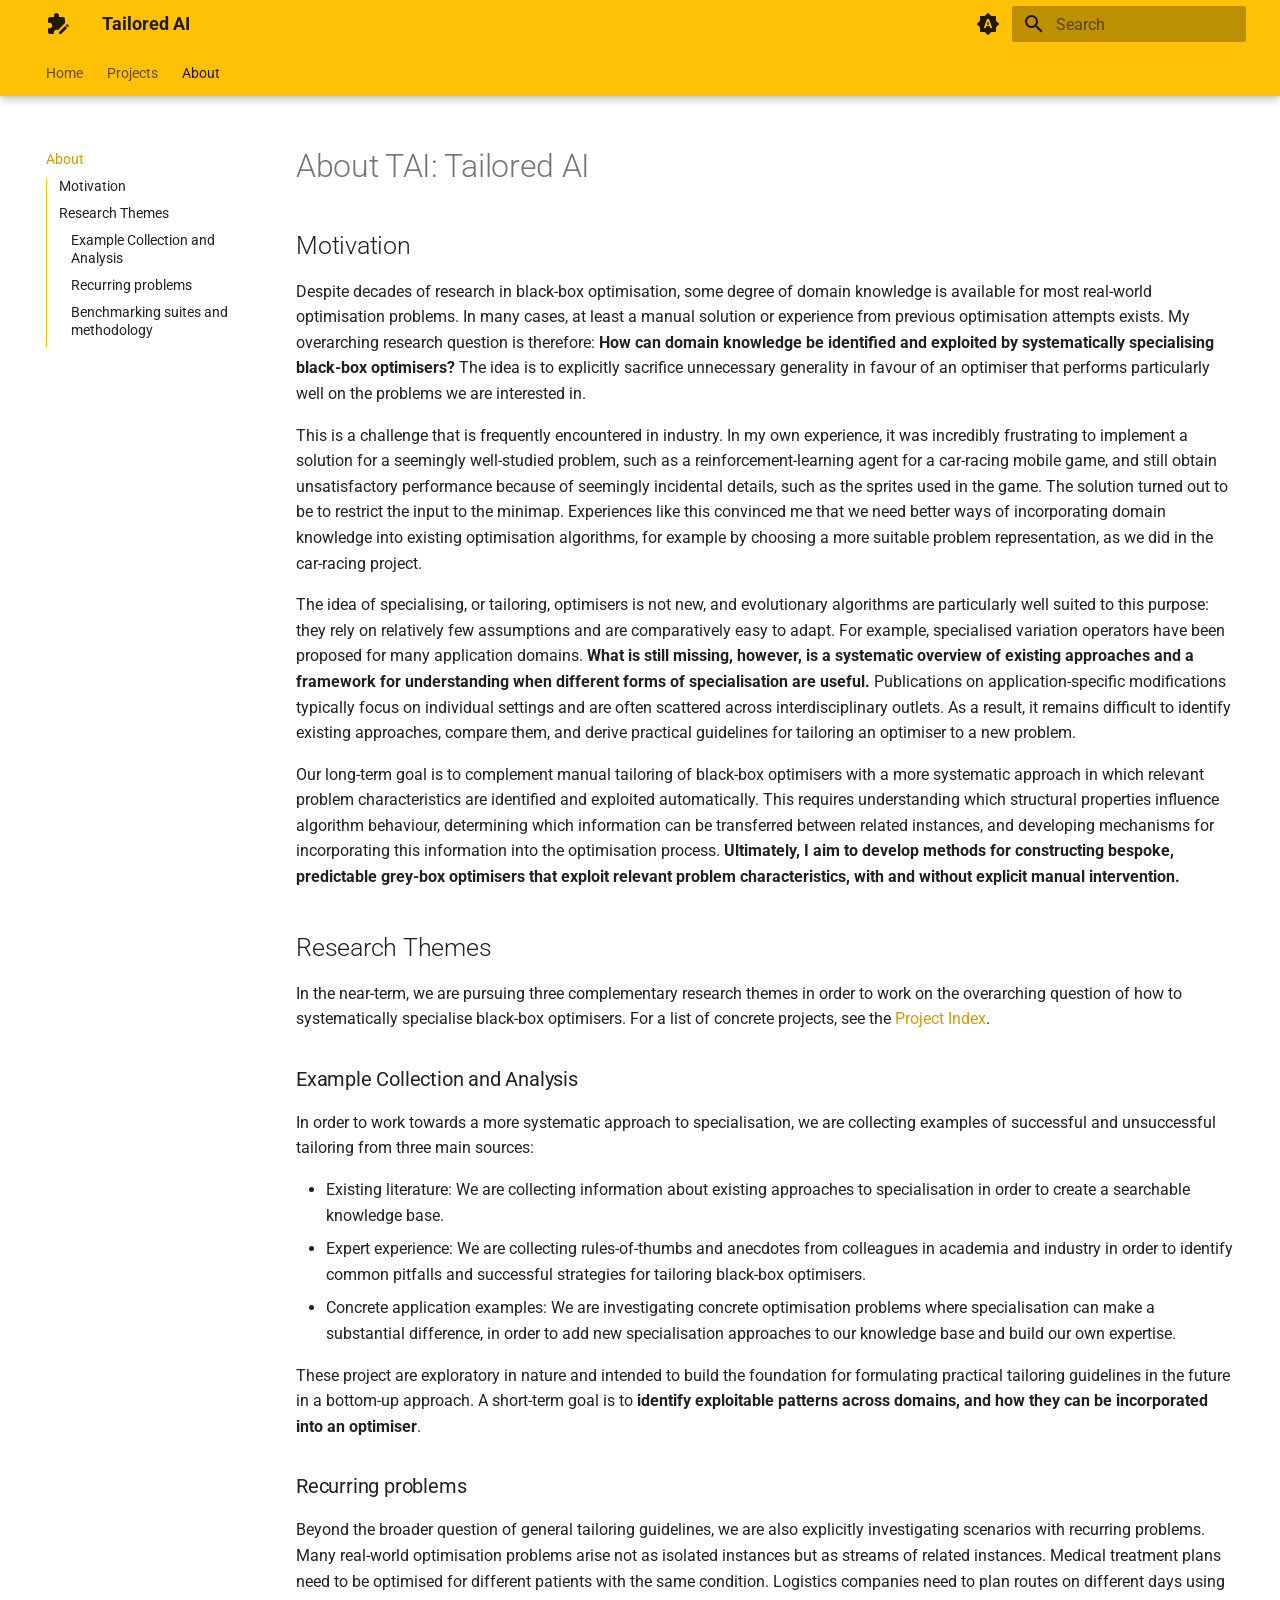
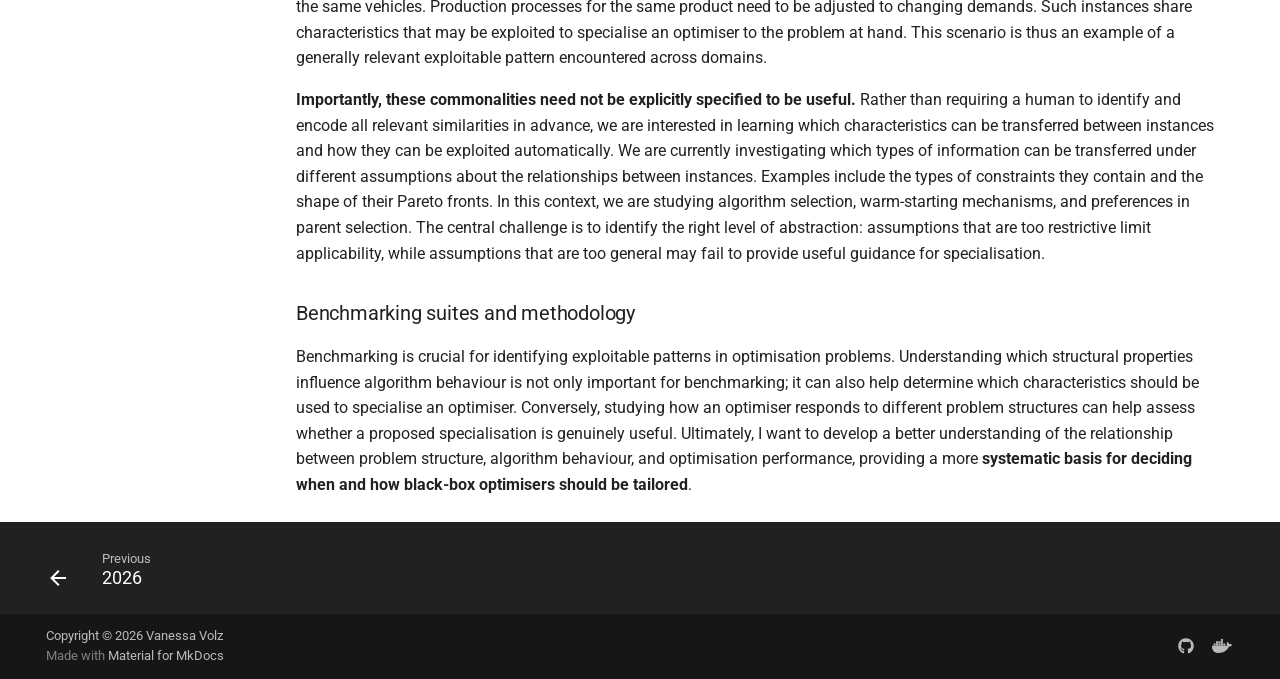
<file: about.html>
<!doctype html>
<html lang="en" class="no-js">
  <head>
    
      <meta charset="utf-8">
      <meta name="viewport" content="width=device-width,initial-scale=1">
      
      
      
        <link rel="canonical" href="https://tai-src.github.io/about.html">
      
      
        <link rel="prev" href="projects/archive/2026.html">
      
      
      
        
      
      
      <link rel="icon" href="assets/images/puzzle-edit.png">
      <meta name="generator" content="mkdocs-1.6.1, mkdocs-material-9.8.0">
    
    
      
        <title>About - Tailored AI</title>
      
    
    
      <link rel="stylesheet" href="assets/stylesheets/main.57a0d79d.min.css">
      
        
        <link rel="stylesheet" href="assets/stylesheets/palette.fb2fffe2.min.css">
      
      


    
    
      
        <script src="assets/external/unpkg.com/iframe-worker/shim.js"></script>
      
    
    
      
        
        
        
        <link rel="stylesheet" href="assets/external/fonts.googleapis.com/css.49ea35f2.css">
        <style>:root{--md-text-font:"Roboto";--md-code-font:"Roboto Mono"}</style>
      
    
    
      <link rel="stylesheet" href="stylesheets/extra.css">
    
    <script>__md_scope=new URL(".",location),__md_hash=e=>[...e].reduce(((e,_)=>(e<<5)-e+_.charCodeAt(0)),0),__md_get=(e,_=localStorage,t=__md_scope)=>JSON.parse(_.getItem(t.pathname+"."+e)),__md_set=(e,_,t=localStorage,a=__md_scope)=>{try{t.setItem(a.pathname+"."+e,JSON.stringify(_))}catch(e){}}</script>
    
      

    
    
  </head>
  
  
    
    
      
    
    
    
    
    <body dir="ltr" data-md-color-scheme="default" data-md-color-primary="amber" data-md-color-accent="orange">
  
    
    <input class="md-toggle" data-md-toggle="drawer" type="checkbox" id="__drawer" autocomplete="off">
    <input class="md-toggle" data-md-toggle="search" type="checkbox" id="__search" autocomplete="off">
    <label class="md-overlay" for="__drawer"></label>
    <div data-md-component="skip">
      
        
        <a href="#about-tai-tailored-ai" class="md-skip">
          Skip to content
        </a>
      
    </div>
    <div data-md-component="announce">
      
    </div>
    
    
      

  

<header class="md-header md-header--shadow md-header--lifted" data-md-component="header">
  <nav class="md-header__inner md-grid" aria-label="Header">
    <a href="index.html" title="Tailored AI" class="md-header__button md-logo" aria-label="Tailored AI" data-md-component="logo">
      
  
  <svg xmlns="http://www.w3.org/2000/svg" viewBox="0 0 24 24"><path d="M21.04 12.13c-.14 0-.28.06-.39.17l-1 1 2.05 2.05 1-1c.22-.21.22-.56 0-.77l-1.28-1.28a.53.53 0 0 0-.38-.17m-1.97 1.75L13 19.94V22h2.06l6.06-6.07zM19 11.12l-7.09 7.08c-.41-.25-.91-.4-1.41-.4-1.5 0-2.7 1.2-2.7 2.7V22H4a2 2 0 0 1-2-2v-3.8h1.5c1.5 0 2.7-1.2 2.7-2.7S5 10.8 3.5 10.8H2V7c0-1.1.9-2 2-2h4V3.5a2.5 2.5 0 0 1 5 0V5h4a2 2 0 0 1 2 2z"/></svg>

    </a>
    <label class="md-header__button md-icon" for="__drawer">
      
      <svg xmlns="http://www.w3.org/2000/svg" viewBox="0 0 24 24"><path d="M3 6h18v2H3zm0 5h18v2H3zm0 5h18v2H3z"/></svg>
    </label>
    <div class="md-header__title" data-md-component="header-title">
      <div class="md-header__ellipsis">
        <div class="md-header__topic">
          <span class="md-ellipsis">
            Tailored AI
          </span>
        </div>
        <div class="md-header__topic" data-md-component="header-topic">
          <span class="md-ellipsis">
            
              About
            
          </span>
        </div>
      </div>
    </div>
    
      
        <form class="md-header__option" data-md-component="palette">
  
    
    
    
    <input class="md-option" data-md-color-media="(prefers-color-scheme)" data-md-color-scheme="default" data-md-color-primary="amber" data-md-color-accent="orange"  aria-label="Switch to light mode"  type="radio" name="__palette" id="__palette_0">
    
      <label class="md-header__button md-icon" title="Switch to light mode" for="__palette_1" hidden>
        <svg xmlns="http://www.w3.org/2000/svg" viewBox="0 0 24 24"><path d="m14.3 16-.7-2h-3.2l-.7 2H7.8L11 7h2l3.2 9zM20 8.69V4h-4.69L12 .69 8.69 4H4v4.69L.69 12 4 15.31V20h4.69L12 23.31 15.31 20H20v-4.69L23.31 12zm-9.15 3.96h2.3L12 9z"/></svg>
      </label>
    
  
    
    
    
    <input class="md-option" data-md-color-media="(prefers-color-scheme: light)" data-md-color-scheme="default" data-md-color-primary="amber" data-md-color-accent="orange"  aria-label="Switch to dark mode"  type="radio" name="__palette" id="__palette_1">
    
      <label class="md-header__button md-icon" title="Switch to dark mode" for="__palette_2" hidden>
        <svg xmlns="http://www.w3.org/2000/svg" viewBox="0 0 24 24"><path d="M12 8a4 4 0 0 0-4 4 4 4 0 0 0 4 4 4 4 0 0 0 4-4 4 4 0 0 0-4-4m0 10a6 6 0 0 1-6-6 6 6 0 0 1 6-6 6 6 0 0 1 6 6 6 6 0 0 1-6 6m8-9.31V4h-4.69L12 .69 8.69 4H4v4.69L.69 12 4 15.31V20h4.69L12 23.31 15.31 20H20v-4.69L23.31 12z"/></svg>
      </label>
    
  
    
    
    
    <input class="md-option" data-md-color-media="(prefers-color-scheme: dark)" data-md-color-scheme="slate" data-md-color-primary="amber" data-md-color-accent="orange"  aria-label="Switch to system preference"  type="radio" name="__palette" id="__palette_2">
    
      <label class="md-header__button md-icon" title="Switch to system preference" for="__palette_0" hidden>
        <svg xmlns="http://www.w3.org/2000/svg" viewBox="0 0 24 24"><path d="M12 18c-.89 0-1.74-.2-2.5-.55C11.56 16.5 13 14.42 13 12s-1.44-4.5-3.5-5.45C10.26 6.2 11.11 6 12 6a6 6 0 0 1 6 6 6 6 0 0 1-6 6m8-9.31V4h-4.69L12 .69 8.69 4H4v4.69L.69 12 4 15.31V20h4.69L12 23.31 15.31 20H20v-4.69L23.31 12z"/></svg>
      </label>
    
  
</form>
      
    
    
      <script>var palette=__md_get("__palette");if(palette&&palette.color){if("(prefers-color-scheme)"===palette.color.media){var media=matchMedia("(prefers-color-scheme: light)"),input=document.querySelector(media.matches?"[data-md-color-media='(prefers-color-scheme: light)']":"[data-md-color-media='(prefers-color-scheme: dark)']");palette.color.media=input.getAttribute("data-md-color-media"),palette.color.scheme=input.getAttribute("data-md-color-scheme"),palette.color.primary=input.getAttribute("data-md-color-primary"),palette.color.accent=input.getAttribute("data-md-color-accent")}for(var[key,value]of Object.entries(palette.color))document.body.setAttribute("data-md-color-"+key,value)}</script>
    
    
    
      
      
        <label class="md-header__button md-icon" for="__search">
          
          <svg xmlns="http://www.w3.org/2000/svg" viewBox="0 0 24 24"><path d="M9.5 3A6.5 6.5 0 0 1 16 9.5c0 1.61-.59 3.09-1.56 4.23l.27.27h.79l5 5-1.5 1.5-5-5v-.79l-.27-.27A6.52 6.52 0 0 1 9.5 16 6.5 6.5 0 0 1 3 9.5 6.5 6.5 0 0 1 9.5 3m0 2C7 5 5 7 5 9.5S7 14 9.5 14 14 12 14 9.5 12 5 9.5 5"/></svg>
        </label>
        <div class="md-search" data-md-component="search" role="dialog">
  <label class="md-search__overlay" for="__search"></label>
  <div class="md-search__inner" role="search">
    <form class="md-search__form" name="search">
      <input type="text" class="md-search__input" name="query" aria-label="Search" placeholder="Search" autocapitalize="off" autocorrect="off" autocomplete="off" spellcheck="false" data-md-component="search-query" required>
      <label class="md-search__icon md-icon" for="__search">
        
        <svg xmlns="http://www.w3.org/2000/svg" viewBox="0 0 24 24"><path d="M9.5 3A6.5 6.5 0 0 1 16 9.5c0 1.61-.59 3.09-1.56 4.23l.27.27h.79l5 5-1.5 1.5-5-5v-.79l-.27-.27A6.52 6.52 0 0 1 9.5 16 6.5 6.5 0 0 1 3 9.5 6.5 6.5 0 0 1 9.5 3m0 2C7 5 5 7 5 9.5S7 14 9.5 14 14 12 14 9.5 12 5 9.5 5"/></svg>
        
        <svg xmlns="http://www.w3.org/2000/svg" viewBox="0 0 24 24"><path d="M20 11v2H8l5.5 5.5-1.42 1.42L4.16 12l7.92-7.92L13.5 5.5 8 11z"/></svg>
      </label>
      <nav class="md-search__options" aria-label="Search">
        
        <button type="reset" class="md-search__icon md-icon" title="Clear" aria-label="Clear" tabindex="-1">
          
          <svg xmlns="http://www.w3.org/2000/svg" viewBox="0 0 24 24"><path d="M19 6.41 17.59 5 12 10.59 6.41 5 5 6.41 10.59 12 5 17.59 6.41 19 12 13.41 17.59 19 19 17.59 13.41 12z"/></svg>
        </button>
      </nav>
      
    </form>
    <div class="md-search__output">
      <div class="md-search__scrollwrap" tabindex="0" data-md-scrollfix>
        <div class="md-search-result" data-md-component="search-result">
          <div class="md-search-result__meta">
            Initializing search
          </div>
          <ol class="md-search-result__list" role="presentation"></ol>
        </div>
      </div>
    </div>
  </div>
</div>
      
    
    
  </nav>
  
    
      
<nav class="md-tabs" aria-label="Tabs" data-md-component="tabs">
  <div class="md-grid">
    <ul class="md-tabs__list">
      
        
  
  
  
  
    <li class="md-tabs__item">
      <a href="index.html" class="md-tabs__link">
        
  
  
    
  
  Home

      </a>
    </li>
  

      
        
  
  
  
  
    
    
      <li class="md-tabs__item">
        <a href="projects/index.html" class="md-tabs__link">
          
  
  
    
  
  Projects

        </a>
      </li>
    
  

      
        
  
  
  
    
  
  
    <li class="md-tabs__item md-tabs__item--active">
      <a href="about.html" class="md-tabs__link">
        
  
  
    
  
  About

      </a>
    </li>
  

      
    </ul>
  </div>
</nav>
    
  
</header>
    
    <div class="md-container" data-md-component="container">
      
      
        
      
      <main class="md-main" data-md-component="main">
        <div class="md-main__inner md-grid">
          
            
              
              <div class="md-sidebar md-sidebar--primary" data-md-component="sidebar" data-md-type="navigation" >
                <div class="md-sidebar__scrollwrap">
                  <div class="md-sidebar__inner">
                    


  


  

<nav class="md-nav md-nav--primary md-nav--lifted md-nav--integrated" aria-label="Navigation" data-md-level="0">
  <label class="md-nav__title" for="__drawer">
    <a href="index.html" title="Tailored AI" class="md-nav__button md-logo" aria-label="Tailored AI" data-md-component="logo">
      
  
  <svg xmlns="http://www.w3.org/2000/svg" viewBox="0 0 24 24"><path d="M21.04 12.13c-.14 0-.28.06-.39.17l-1 1 2.05 2.05 1-1c.22-.21.22-.56 0-.77l-1.28-1.28a.53.53 0 0 0-.38-.17m-1.97 1.75L13 19.94V22h2.06l6.06-6.07zM19 11.12l-7.09 7.08c-.41-.25-.91-.4-1.41-.4-1.5 0-2.7 1.2-2.7 2.7V22H4a2 2 0 0 1-2-2v-3.8h1.5c1.5 0 2.7-1.2 2.7-2.7S5 10.8 3.5 10.8H2V7c0-1.1.9-2 2-2h4V3.5a2.5 2.5 0 0 1 5 0V5h4a2 2 0 0 1 2 2z"/></svg>

    </a>
    Tailored AI
  </label>
  
  <ul class="md-nav__list" data-md-scrollfix>
    
      
      
  
  
  
  
    <li class="md-nav__item">
      <a href="index.html" class="md-nav__link">
        
  
  
  <span class="md-ellipsis">
    
  
    Home
  

    
  </span>
  
  

      </a>
    </li>
  

    
      
      
  
  
  
  
    
    
      
        
          
        
      
        
      
        
      
        
      
    
    
    
      
      
        
      
    
    
      
        
        
      
    
    <li class="md-nav__item md-nav__item--pruned md-nav__item--nested">
      
        
  
  
  
    <a href="projects/index.html" class="md-nav__link">
      
  
  
  <span class="md-ellipsis">
    
  
    Projects
  

    
  </span>
  
  

      
        <span class="md-nav__icon md-icon"></span>
      
    </a>
  

      
    </li>
  

    
      
      
  
  
    
  
  
  
    <li class="md-nav__item md-nav__item--active">
      
      <input class="md-nav__toggle md-toggle" type="checkbox" id="__toc">
      
      
        
      
      
        <label class="md-nav__link md-nav__link--active" for="__toc">
          
  
  
  <span class="md-ellipsis">
    
  
    About
  

    
  </span>
  
  

          <span class="md-nav__icon md-icon"></span>
        </label>
      
      <a href="about.html" class="md-nav__link md-nav__link--active">
        
  
  
  <span class="md-ellipsis">
    
  
    About
  

    
  </span>
  
  

      </a>
      
        

<nav class="md-nav md-nav--secondary" aria-label="Table of contents">
  
  
  
    
  
  
    <label class="md-nav__title" for="__toc">
      <span class="md-nav__icon md-icon"></span>
      Table of contents
    </label>
    <ul class="md-nav__list" data-md-component="toc" data-md-scrollfix>
      
        <li class="md-nav__item">
  <a href="#motivation" class="md-nav__link">
    <span class="md-ellipsis">
      
        Motivation
      
    </span>
  </a>
  
</li>
      
        <li class="md-nav__item">
  <a href="#research-themes" class="md-nav__link">
    <span class="md-ellipsis">
      
        Research Themes
      
    </span>
  </a>
  
    <nav class="md-nav" aria-label="Research Themes">
      <ul class="md-nav__list">
        
          <li class="md-nav__item">
  <a href="#example-collection-and-analysis" class="md-nav__link">
    <span class="md-ellipsis">
      
        Example Collection and Analysis
      
    </span>
  </a>
  
</li>
        
          <li class="md-nav__item">
  <a href="#recurring-problems" class="md-nav__link">
    <span class="md-ellipsis">
      
        Recurring problems
      
    </span>
  </a>
  
</li>
        
          <li class="md-nav__item">
  <a href="#benchmarking-suites-and-methodology" class="md-nav__link">
    <span class="md-ellipsis">
      
        Benchmarking suites and methodology
      
    </span>
  </a>
  
</li>
        
      </ul>
    </nav>
  
</li>
      
    </ul>
  
</nav>
      
    </li>
  

    
  </ul>
</nav>
                  </div>
                </div>
              </div>
            
            
          
          
            <div class="md-content" data-md-component="content">
              
                



  


              
              <article class="md-content__inner md-typeset">
                
                  



<h1 id="about-tai-tailored-ai">About TAI: Tailored AI<a class="headerlink" href="#about-tai-tailored-ai" title="Permanent link">&para;</a></h1>
<h2 id="motivation">Motivation<a class="headerlink" href="#motivation" title="Permanent link">&para;</a></h2>
<p>Despite decades of research in black-box optimisation, some degree of domain knowledge is available for most real-world optimisation problems. In many cases, at least a manual solution or experience from previous optimisation attempts exists. My overarching research question is therefore: <strong>How can domain knowledge be identified and exploited by systematically specialising black-box optimisers?</strong> The idea is to explicitly sacrifice unnecessary generality in favour of an optimiser that performs particularly well on the problems we are interested in.</p>
<p>This is a challenge that is frequently encountered in industry. In my own experience, it was incredibly frustrating to implement a solution for a seemingly well-studied problem, such as a reinforcement-learning agent for a car-racing mobile game, and still obtain unsatisfactory performance because of seemingly incidental details, such as the sprites used in the game. The solution turned out to be to restrict the input to the minimap. Experiences like this convinced me that we need better ways of incorporating domain knowledge into existing optimisation algorithms, for example by choosing a more suitable problem representation, as we did in the car-racing project.</p>
<p>The idea of specialising, or tailoring, optimisers is not new, and evolutionary algorithms are particularly well suited to this purpose: they rely on relatively few assumptions and are comparatively easy to adapt. For example, specialised variation operators have been proposed for many application domains. <strong>What is still missing, however, is a systematic overview of existing approaches and a framework for understanding when different forms of specialisation are useful.</strong> Publications on application-specific modifications typically focus on individual settings and are often scattered across interdisciplinary outlets. As a result, it remains difficult to identify existing approaches, compare them, and derive practical guidelines for tailoring an optimiser to a new problem.</p>
<p>Our long-term goal is to complement manual tailoring of black-box optimisers with a more systematic approach in which relevant problem characteristics are identified and exploited automatically. This requires understanding which structural properties influence algorithm behaviour, determining which information can be transferred between related instances, and developing mechanisms for incorporating this information into the optimisation process. <strong>Ultimately, I aim to develop methods for constructing bespoke, predictable grey-box optimisers that exploit relevant problem characteristics, with and without explicit manual intervention.</strong></p>
<h2 id="research-themes">Research Themes<a class="headerlink" href="#research-themes" title="Permanent link">&para;</a></h2>
<p>In the near-term, we are pursuing three complementary research themes in order to work on the overarching question of how to systematically specialise black-box optimisers. For a list of concrete projects, see the <a href="projects/index.html">Project Index</a>.</p>
<h3 id="example-collection-and-analysis">Example Collection and Analysis<a class="headerlink" href="#example-collection-and-analysis" title="Permanent link">&para;</a></h3>
<p>In order to work towards a more systematic approach to specialisation, we are collecting examples of successful and unsuccessful tailoring from three main sources:</p>
<ul>
<li>Existing literature: We are collecting information about existing approaches to specialisation in order to create a searchable knowledge base.</li>
<li>Expert experience: We are collecting rules-of-thumbs and anecdotes from colleagues in academia and industry in order to identify common pitfalls and successful strategies for tailoring black-box optimisers.</li>
<li>Concrete application examples: We are investigating concrete optimisation problems where specialisation can make a substantial difference, in order to add new specialisation approaches to our knowledge base and build our own expertise.</li>
</ul>
<p>These project are exploratory in nature and intended to build the foundation for formulating practical tailoring guidelines in the future in a bottom-up approach. A short-term goal is to <strong>identify exploitable patterns across domains, and how they can be incorporated into an optimiser</strong>.</p>
<h3 id="recurring-problems">Recurring problems<a class="headerlink" href="#recurring-problems" title="Permanent link">&para;</a></h3>
<p>Beyond the broader question of general tailoring guidelines, we are also explicitly investigating scenarios with recurring problems. Many real-world optimisation problems arise not as isolated instances but as streams of related instances. Medical treatment plans need to be optimised for different patients with the same condition. Logistics companies need to plan routes on different days using the same vehicles. Production processes for the same product need to be adjusted to changing demands. Such instances share characteristics that may be exploited to specialise an optimiser to the problem at hand. This scenario is thus an example of a generally relevant exploitable pattern encountered across domains.</p>
<p><strong>Importantly, these commonalities need not be explicitly specified to be useful.</strong> Rather than requiring a human to identify and encode all relevant similarities in advance, we are interested in learning which characteristics can be transferred between instances and how they can be exploited automatically. We are currently investigating which types of information can be transferred under different assumptions about the relationships between instances. Examples include the types of constraints they contain and the shape of their Pareto fronts. In this context, we are studying algorithm selection, warm-starting mechanisms, and preferences in parent selection. The central challenge is to identify the right level of abstraction: assumptions that are too restrictive limit applicability, while assumptions that are too general may fail to provide useful guidance for specialisation.</p>
<h3 id="benchmarking-suites-and-methodology">Benchmarking suites and methodology<a class="headerlink" href="#benchmarking-suites-and-methodology" title="Permanent link">&para;</a></h3>
<p>Benchmarking is crucial for identifying exploitable patterns in optimisation problems. Understanding which structural properties influence algorithm behaviour is not only important for benchmarking; it can also help determine which characteristics should be used to specialise an optimiser. Conversely, studying how an optimiser responds to different problem structures can help assess whether a proposed specialisation is genuinely useful. Ultimately, I want to develop a better understanding of the relationship between problem structure, algorithm behaviour, and optimisation performance, providing a more <strong>systematic basis for deciding when and how black-box optimisers should be tailored</strong>.</p>












                
              </article>
            </div>
          
          
<script>var target=document.getElementById(location.hash.slice(1));target&&target.name&&(target.checked=target.name.startsWith("__tabbed_"))</script>
        </div>
        
          <button type="button" class="md-top md-icon" data-md-component="top" hidden>
  
  <svg xmlns="http://www.w3.org/2000/svg" viewBox="0 0 24 24"><path d="M13 20h-2V8l-5.5 5.5-1.42-1.42L12 4.16l7.92 7.92-1.42 1.42L13 8z"/></svg>
  Back to top
</button>
        
      </main>
      
        <footer class="md-footer">
  
    
      
      <nav class="md-footer__inner md-grid" aria-label="Footer" >
        
          
          <a href="projects/archive/2026.html" class="md-footer__link md-footer__link--prev" aria-label="Previous: 2026">
            <div class="md-footer__button md-icon">
              
              <svg xmlns="http://www.w3.org/2000/svg" viewBox="0 0 24 24"><path d="M20 11v2H8l5.5 5.5-1.42 1.42L4.16 12l7.92-7.92L13.5 5.5 8 11z"/></svg>
            </div>
            <div class="md-footer__title">
              <span class="md-footer__direction">
                Previous
              </span>
              <div class="md-ellipsis">
                2026
              </div>
            </div>
          </a>
        
        
      </nav>
    
  
  <div class="md-footer-meta md-typeset">
    <div class="md-footer-meta__inner md-grid">
      <div class="md-copyright">
  
    <div class="md-copyright__highlight">
      Copyright &copy; 2026 Vanessa Volz
    </div>
  
  
    Made with
    <a href="https://squidfunk.github.io/mkdocs-material/" target="_blank" rel="noopener">
      Material for MkDocs
    </a>
  
</div>
      
        
<div class="md-social">
  
    
    
    
    
      
      
    
    <a href="https://github.com/TAI-src" target="_blank" rel="noopener" title="github.com" class="md-social__link">
      <svg xmlns="http://www.w3.org/2000/svg" viewBox="0 0 512 512"><!--! Font Awesome Free 7.1.0 by @fontawesome - https://fontawesome.com License - https://fontawesome.com/license/free (Icons: CC BY 4.0, Fonts: SIL OFL 1.1, Code: MIT License) Copyright 2025 Fonticons, Inc.--><path d="M173.9 397.4c0 2-2.3 3.6-5.2 3.6-3.3.3-5.6-1.3-5.6-3.6 0-2 2.3-3.6 5.2-3.6 3-.3 5.6 1.3 5.6 3.6m-31.1-4.5c-.7 2 1.3 4.3 4.3 4.9 2.6 1 5.6 0 6.2-2s-1.3-4.3-4.3-5.2c-2.6-.7-5.5.3-6.2 2.3m44.2-1.7c-2.9.7-4.9 2.6-4.6 4.9.3 2 2.9 3.3 5.9 2.6 2.9-.7 4.9-2.6 4.6-4.6-.3-1.9-3-3.2-5.9-2.9M252.8 8C114.1 8 8 113.3 8 252c0 110.9 69.8 205.8 169.5 239.2 12.8 2.3 17.3-5.6 17.3-12.1 0-6.2-.3-40.4-.3-61.4 0 0-70 15-84.7-29.8 0 0-11.4-29.1-27.8-36.6 0 0-22.9-15.7 1.6-15.4 0 0 24.9 2 38.6 25.8 21.9 38.6 58.6 27.5 72.9 20.9 2.3-16 8.8-27.1 16-33.7-55.9-6.2-112.3-14.3-112.3-110.5 0-27.5 7.6-41.3 23.6-58.9-2.6-6.5-11.1-33.3 2.6-67.9 20.9-6.5 69 27 69 27 20-5.6 41.5-8.5 62.8-8.5s42.8 2.9 62.8 8.5c0 0 48.1-33.6 69-27 13.7 34.7 5.2 61.4 2.6 67.9 16 17.7 25.8 31.5 25.8 58.9 0 96.5-58.9 104.2-114.8 110.5 9.2 7.9 17 22.9 17 46.4 0 33.7-.3 75.4-.3 83.6 0 6.5 4.6 14.4 17.3 12.1C436.2 457.8 504 362.9 504 252 504 113.3 391.5 8 252.8 8M105.2 352.9c-1.3 1-1 3.3.7 5.2 1.6 1.6 3.9 2.3 5.2 1 1.3-1 1-3.3-.7-5.2-1.6-1.6-3.9-2.3-5.2-1m-10.8-8.1c-.7 1.3.3 2.9 2.3 3.9 1.6 1 3.6.7 4.3-.7.7-1.3-.3-2.9-2.3-3.9-2-.6-3.6-.3-4.3.7m32.4 35.6c-1.6 1.3-1 4.3 1.3 6.2 2.3 2.3 5.2 2.6 6.5 1 1.3-1.3.7-4.3-1.3-6.2-2.2-2.3-5.2-2.6-6.5-1m-11.4-14.7c-1.6 1-1.6 3.6 0 5.9s4.3 3.3 5.6 2.3c1.6-1.3 1.6-3.9 0-6.2-1.4-2.3-4-3.3-5.6-2"/></svg>
    </a>
  
    
    
    
    
      
      
    
    <a href="https://hub.docker.com/u/taisrc" target="_blank" rel="noopener" title="hub.docker.com" class="md-social__link">
      <svg xmlns="http://www.w3.org/2000/svg" viewBox="0 0 640 512"><!--! Font Awesome Free 7.1.0 by @fontawesome - https://fontawesome.com License - https://fontawesome.com/license/free (Icons: CC BY 4.0, Fonts: SIL OFL 1.1, Code: MIT License) Copyright 2025 Fonticons, Inc.--><path d="M349.9 236.3h-66.1v-59.4h66.1zm0-204.3h-66.1v60.7h66.1zm78.2 144.8H362v59.4h66.1zm-156.3-72.1h-66.1v60.1h66.1zm78.1 0h-66.1v60.1h66.1zm276.8 100c-14.4-9.7-47.6-13.2-73.1-8.4-3.3-24-16.7-44.9-41.1-63.7l-14-9.3-9.3 14c-18.4 27.8-23.4 73.6-3.7 103.8-8.7 4.7-25.8 11.1-48.4 10.7H2.4c-8.7 50.8 5.8 116.8 44 162.1 37.1 43.9 92.7 66.2 165.4 66.2 157.4 0 273.9-72.5 328.4-204.2 21.4.4 67.6.1 91.3-45.2 1.5-2.5 6.6-13.2 8.5-17.1zm-511.1-27.9h-66v59.4h66.1v-59.4zm78.1 0h-66.1v59.4h66.1zm78.1 0h-66.1v59.4h66.1zm-78.1-72.1h-66.1v60.1h66.1z"/></svg>
    </a>
  
</div>
      
    </div>
  </div>
</footer>
      
    </div>
    <div class="md-dialog" data-md-component="dialog">
      <div class="md-dialog__inner md-typeset"></div>
    </div>
    
      <div class="md-progress" data-md-component="progress" role="progressbar"></div>
    
    
    
      
      
      <script id="__config" type="application/json">{"annotate": null, "base": ".", "features": ["navigation.instant", "navigation.instant.prefetch", "navigation.instant.progress", "navigation.tracking", "navigation.tabs", "navigation.tabs.sticky", "navigation.sections", "navigation.path", "navigation.prune", "navigation.indexes", "toc.follow", "toc.integrate", "navigation.top", "search.highlight", "header.autohide", "announce.dismiss", "navigation.footer"], "search": "assets/javascripts/workers/search.a7633da7.min.js", "tags": null, "translations": {"clipboard.copied": "Copied to clipboard", "clipboard.copy": "Copy to clipboard", "search.result.more.one": "1 more on this page", "search.result.more.other": "# more on this page", "search.result.none": "No matching documents", "search.result.one": "1 matching document", "search.result.other": "# matching documents", "search.result.placeholder": "Type to start searching", "search.result.term.missing": "Missing", "select.version": "Select version"}, "version": null}</script>
    
    
      <script src="assets/javascripts/bundle.c21346df.min.js"></script>
      
        <script src="javascripts/mathjax.js"></script>
      
        <script src="assets/external/unpkg.com/mathjax@3/es5/tex-mml-chtml.js"></script>
      
    
  </body>
</html>
</file>
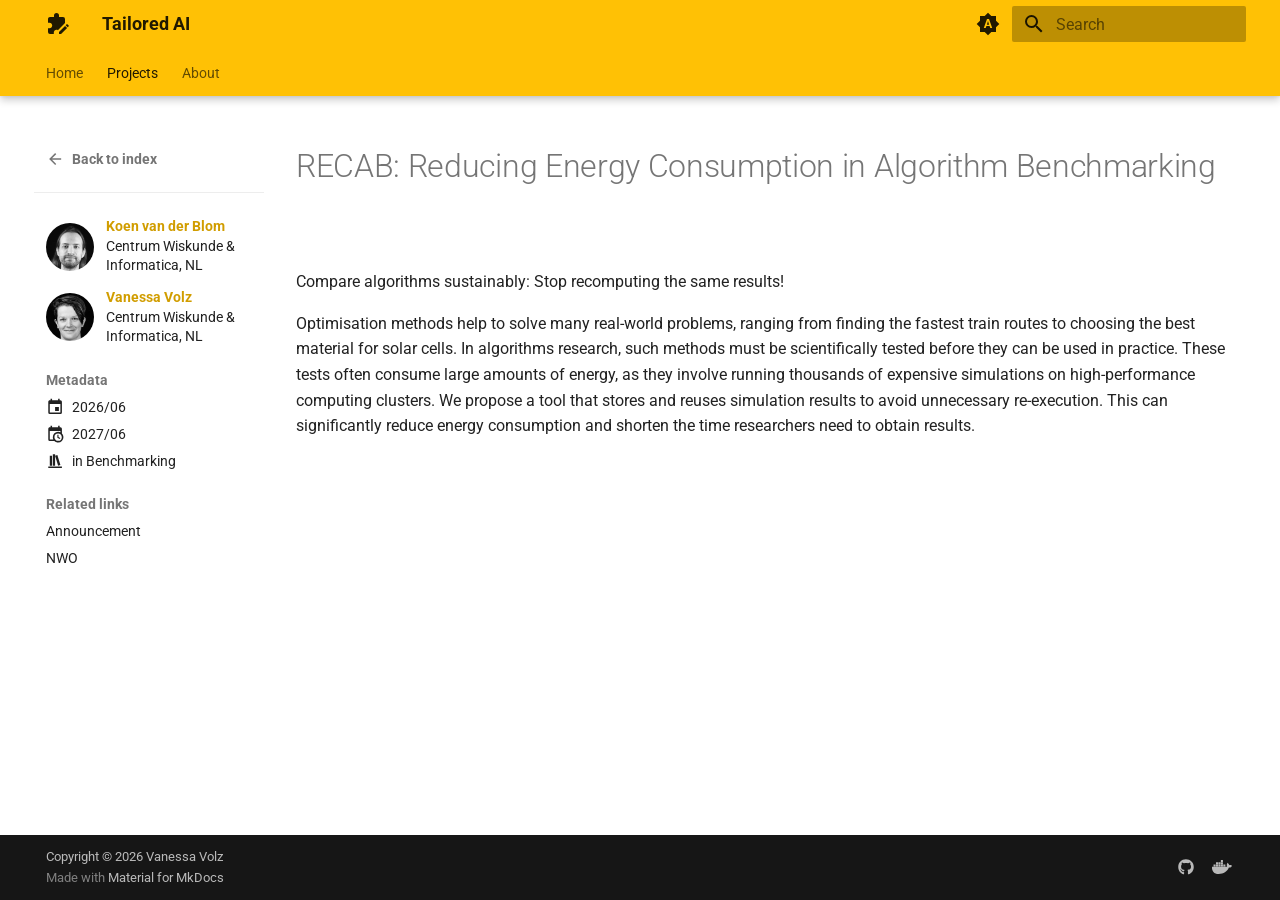
<file: projects/recab.html>
<!doctype html>
<html lang="en" class="no-js">
  <head>
    
      <meta charset="utf-8">
      <meta name="viewport" content="width=device-width,initial-scale=1">
      
      
      
        <link rel="canonical" href="https://tai-src.github.io/projects/recab.html">
      
      
      
      
        
      
      
      <link rel="icon" href="../assets/images/puzzle-edit.png">
      <meta name="generator" content="mkdocs-1.6.1, mkdocs-material-9.8.0">
    
    
      
        <title>RECAB: Reducing Energy Consumption in Algorithm Benchmarking - Tailored AI</title>
      
    
    
      <link rel="stylesheet" href="../assets/stylesheets/main.57a0d79d.min.css">
      
        
        <link rel="stylesheet" href="../assets/stylesheets/palette.fb2fffe2.min.css">
      
      


    
    
      
        <script src="../assets/external/unpkg.com/iframe-worker/shim.js"></script>
      
    
    
      
        
        
        
        <link rel="stylesheet" href="../assets/external/fonts.googleapis.com/css.49ea35f2.css">
        <style>:root{--md-text-font:"Roboto";--md-code-font:"Roboto Mono"}</style>
      
    
    
      <link rel="stylesheet" href="../stylesheets/extra.css">
    
    <script>__md_scope=new URL("..",location),__md_hash=e=>[...e].reduce(((e,_)=>(e<<5)-e+_.charCodeAt(0)),0),__md_get=(e,_=localStorage,t=__md_scope)=>JSON.parse(_.getItem(t.pathname+"."+e)),__md_set=(e,_,t=localStorage,a=__md_scope)=>{try{t.setItem(a.pathname+"."+e,JSON.stringify(_))}catch(e){}}</script>
    
      

    
    
  </head>
  
  
    
    
      
    
    
    
    
    <body dir="ltr" data-md-color-scheme="default" data-md-color-primary="amber" data-md-color-accent="orange">
  
    
    <input class="md-toggle" data-md-toggle="drawer" type="checkbox" id="__drawer" autocomplete="off">
    <input class="md-toggle" data-md-toggle="search" type="checkbox" id="__search" autocomplete="off">
    <label class="md-overlay" for="__drawer"></label>
    <div data-md-component="skip">
      
        
        <a href="#recab-reducing-energy-consumption-in-algorithm-benchmarking" class="md-skip">
          Skip to content
        </a>
      
    </div>
    <div data-md-component="announce">
      
    </div>
    
    
      

  

<header class="md-header md-header--shadow md-header--lifted" data-md-component="header">
  <nav class="md-header__inner md-grid" aria-label="Header">
    <a href="../index.html" title="Tailored AI" class="md-header__button md-logo" aria-label="Tailored AI" data-md-component="logo">
      
  
  <svg xmlns="http://www.w3.org/2000/svg" viewBox="0 0 24 24"><path d="M21.04 12.13c-.14 0-.28.06-.39.17l-1 1 2.05 2.05 1-1c.22-.21.22-.56 0-.77l-1.28-1.28a.53.53 0 0 0-.38-.17m-1.97 1.75L13 19.94V22h2.06l6.06-6.07zM19 11.12l-7.09 7.08c-.41-.25-.91-.4-1.41-.4-1.5 0-2.7 1.2-2.7 2.7V22H4a2 2 0 0 1-2-2v-3.8h1.5c1.5 0 2.7-1.2 2.7-2.7S5 10.8 3.5 10.8H2V7c0-1.1.9-2 2-2h4V3.5a2.5 2.5 0 0 1 5 0V5h4a2 2 0 0 1 2 2z"/></svg>

    </a>
    <label class="md-header__button md-icon" for="__drawer">
      
      <svg xmlns="http://www.w3.org/2000/svg" viewBox="0 0 24 24"><path d="M3 6h18v2H3zm0 5h18v2H3zm0 5h18v2H3z"/></svg>
    </label>
    <div class="md-header__title" data-md-component="header-title">
      <div class="md-header__ellipsis">
        <div class="md-header__topic">
          <span class="md-ellipsis">
            Tailored AI
          </span>
        </div>
        <div class="md-header__topic" data-md-component="header-topic">
          <span class="md-ellipsis">
            
              RECAB: Reducing Energy Consumption in Algorithm Benchmarking
            
          </span>
        </div>
      </div>
    </div>
    
      
        <form class="md-header__option" data-md-component="palette">
  
    
    
    
    <input class="md-option" data-md-color-media="(prefers-color-scheme)" data-md-color-scheme="default" data-md-color-primary="amber" data-md-color-accent="orange"  aria-label="Switch to light mode"  type="radio" name="__palette" id="__palette_0">
    
      <label class="md-header__button md-icon" title="Switch to light mode" for="__palette_1" hidden>
        <svg xmlns="http://www.w3.org/2000/svg" viewBox="0 0 24 24"><path d="m14.3 16-.7-2h-3.2l-.7 2H7.8L11 7h2l3.2 9zM20 8.69V4h-4.69L12 .69 8.69 4H4v4.69L.69 12 4 15.31V20h4.69L12 23.31 15.31 20H20v-4.69L23.31 12zm-9.15 3.96h2.3L12 9z"/></svg>
      </label>
    
  
    
    
    
    <input class="md-option" data-md-color-media="(prefers-color-scheme: light)" data-md-color-scheme="default" data-md-color-primary="amber" data-md-color-accent="orange"  aria-label="Switch to dark mode"  type="radio" name="__palette" id="__palette_1">
    
      <label class="md-header__button md-icon" title="Switch to dark mode" for="__palette_2" hidden>
        <svg xmlns="http://www.w3.org/2000/svg" viewBox="0 0 24 24"><path d="M12 8a4 4 0 0 0-4 4 4 4 0 0 0 4 4 4 4 0 0 0 4-4 4 4 0 0 0-4-4m0 10a6 6 0 0 1-6-6 6 6 0 0 1 6-6 6 6 0 0 1 6 6 6 6 0 0 1-6 6m8-9.31V4h-4.69L12 .69 8.69 4H4v4.69L.69 12 4 15.31V20h4.69L12 23.31 15.31 20H20v-4.69L23.31 12z"/></svg>
      </label>
    
  
    
    
    
    <input class="md-option" data-md-color-media="(prefers-color-scheme: dark)" data-md-color-scheme="slate" data-md-color-primary="amber" data-md-color-accent="orange"  aria-label="Switch to system preference"  type="radio" name="__palette" id="__palette_2">
    
      <label class="md-header__button md-icon" title="Switch to system preference" for="__palette_0" hidden>
        <svg xmlns="http://www.w3.org/2000/svg" viewBox="0 0 24 24"><path d="M12 18c-.89 0-1.74-.2-2.5-.55C11.56 16.5 13 14.42 13 12s-1.44-4.5-3.5-5.45C10.26 6.2 11.11 6 12 6a6 6 0 0 1 6 6 6 6 0 0 1-6 6m8-9.31V4h-4.69L12 .69 8.69 4H4v4.69L.69 12 4 15.31V20h4.69L12 23.31 15.31 20H20v-4.69L23.31 12z"/></svg>
      </label>
    
  
</form>
      
    
    
      <script>var palette=__md_get("__palette");if(palette&&palette.color){if("(prefers-color-scheme)"===palette.color.media){var media=matchMedia("(prefers-color-scheme: light)"),input=document.querySelector(media.matches?"[data-md-color-media='(prefers-color-scheme: light)']":"[data-md-color-media='(prefers-color-scheme: dark)']");palette.color.media=input.getAttribute("data-md-color-media"),palette.color.scheme=input.getAttribute("data-md-color-scheme"),palette.color.primary=input.getAttribute("data-md-color-primary"),palette.color.accent=input.getAttribute("data-md-color-accent")}for(var[key,value]of Object.entries(palette.color))document.body.setAttribute("data-md-color-"+key,value)}</script>
    
    
    
      
      
        <label class="md-header__button md-icon" for="__search">
          
          <svg xmlns="http://www.w3.org/2000/svg" viewBox="0 0 24 24"><path d="M9.5 3A6.5 6.5 0 0 1 16 9.5c0 1.61-.59 3.09-1.56 4.23l.27.27h.79l5 5-1.5 1.5-5-5v-.79l-.27-.27A6.52 6.52 0 0 1 9.5 16 6.5 6.5 0 0 1 3 9.5 6.5 6.5 0 0 1 9.5 3m0 2C7 5 5 7 5 9.5S7 14 9.5 14 14 12 14 9.5 12 5 9.5 5"/></svg>
        </label>
        <div class="md-search" data-md-component="search" role="dialog">
  <label class="md-search__overlay" for="__search"></label>
  <div class="md-search__inner" role="search">
    <form class="md-search__form" name="search">
      <input type="text" class="md-search__input" name="query" aria-label="Search" placeholder="Search" autocapitalize="off" autocorrect="off" autocomplete="off" spellcheck="false" data-md-component="search-query" required>
      <label class="md-search__icon md-icon" for="__search">
        
        <svg xmlns="http://www.w3.org/2000/svg" viewBox="0 0 24 24"><path d="M9.5 3A6.5 6.5 0 0 1 16 9.5c0 1.61-.59 3.09-1.56 4.23l.27.27h.79l5 5-1.5 1.5-5-5v-.79l-.27-.27A6.52 6.52 0 0 1 9.5 16 6.5 6.5 0 0 1 3 9.5 6.5 6.5 0 0 1 9.5 3m0 2C7 5 5 7 5 9.5S7 14 9.5 14 14 12 14 9.5 12 5 9.5 5"/></svg>
        
        <svg xmlns="http://www.w3.org/2000/svg" viewBox="0 0 24 24"><path d="M20 11v2H8l5.5 5.5-1.42 1.42L4.16 12l7.92-7.92L13.5 5.5 8 11z"/></svg>
      </label>
      <nav class="md-search__options" aria-label="Search">
        
        <button type="reset" class="md-search__icon md-icon" title="Clear" aria-label="Clear" tabindex="-1">
          
          <svg xmlns="http://www.w3.org/2000/svg" viewBox="0 0 24 24"><path d="M19 6.41 17.59 5 12 10.59 6.41 5 5 6.41 10.59 12 5 17.59 6.41 19 12 13.41 17.59 19 19 17.59 13.41 12z"/></svg>
        </button>
      </nav>
      
    </form>
    <div class="md-search__output">
      <div class="md-search__scrollwrap" tabindex="0" data-md-scrollfix>
        <div class="md-search-result" data-md-component="search-result">
          <div class="md-search-result__meta">
            Initializing search
          </div>
          <ol class="md-search-result__list" role="presentation"></ol>
        </div>
      </div>
    </div>
  </div>
</div>
      
    
    
  </nav>
  
    
      
<nav class="md-tabs" aria-label="Tabs" data-md-component="tabs">
  <div class="md-grid">
    <ul class="md-tabs__list">
      
        
  
  
  
  
    <li class="md-tabs__item">
      <a href="../index.html" class="md-tabs__link">
        
  
  
    
  
  Home

      </a>
    </li>
  

      
        
  
  
  
    
  
  
    
    
      <li class="md-tabs__item md-tabs__item--active">
        <a href="index.html" class="md-tabs__link">
          
  
  
    
  
  Projects

        </a>
      </li>
    
  

      
        
  
  
  
  
    <li class="md-tabs__item">
      <a href="../about.html" class="md-tabs__link">
        
  
  
    
  
  About

      </a>
    </li>
  

      
    </ul>
  </div>
</nav>
    
  
</header>
    
    <div class="md-container" data-md-component="container">
      
      
        
      
      <main class="md-main" data-md-component="main">
        <div class="md-main__inner md-grid">
          
            
              
                
              
              <div class="md-sidebar md-sidebar--primary" data-md-component="sidebar" data-md-type="navigation" hidden>
                <div class="md-sidebar__scrollwrap">
                  <div class="md-sidebar__inner">
                    


  


  

<nav class="md-nav md-nav--primary md-nav--lifted md-nav--integrated" aria-label="Navigation" data-md-level="0">
  <label class="md-nav__title" for="__drawer">
    <a href="../index.html" title="Tailored AI" class="md-nav__button md-logo" aria-label="Tailored AI" data-md-component="logo">
      
  
  <svg xmlns="http://www.w3.org/2000/svg" viewBox="0 0 24 24"><path d="M21.04 12.13c-.14 0-.28.06-.39.17l-1 1 2.05 2.05 1-1c.22-.21.22-.56 0-.77l-1.28-1.28a.53.53 0 0 0-.38-.17m-1.97 1.75L13 19.94V22h2.06l6.06-6.07zM19 11.12l-7.09 7.08c-.41-.25-.91-.4-1.41-.4-1.5 0-2.7 1.2-2.7 2.7V22H4a2 2 0 0 1-2-2v-3.8h1.5c1.5 0 2.7-1.2 2.7-2.7S5 10.8 3.5 10.8H2V7c0-1.1.9-2 2-2h4V3.5a2.5 2.5 0 0 1 5 0V5h4a2 2 0 0 1 2 2z"/></svg>

    </a>
    Tailored AI
  </label>
  
  <ul class="md-nav__list" data-md-scrollfix>
    
      
      
  
  
  
  
    <li class="md-nav__item">
      <a href="../index.html" class="md-nav__link">
        
  
  
  <span class="md-ellipsis">
    
  
    Home
  

    
  </span>
  
  

      </a>
    </li>
  

    
      
      
  
  
    
  
  
  
    
    
      
        
          
        
      
        
      
        
      
        
      
    
    
    
      
        
        
      
      
        
      
    
    
      
    
    <li class="md-nav__item md-nav__item--active md-nav__item--section md-nav__item--nested">
      
        
        
        <input class="md-nav__toggle md-toggle " type="checkbox" id="__nav_2" checked>
        
          
          <div class="md-nav__link md-nav__container">
            <a href="index.html" class="md-nav__link ">
              
  
  
  <span class="md-ellipsis">
    
  
    Projects
  

    
  </span>
  
  

            </a>
            
              
              <label class="md-nav__link " for="__nav_2" id="__nav_2_label" tabindex="">
                <span class="md-nav__icon md-icon"></span>
              </label>
            
          </div>
        
        <nav class="md-nav" data-md-level="1" aria-labelledby="__nav_2_label" aria-expanded="true">
          <label class="md-nav__title" for="__nav_2">
            <span class="md-nav__icon md-icon"></span>
            
  
    Projects
  

          </label>
          <ul class="md-nav__list" data-md-scrollfix>
          
            
          
            
              
              
              
              
              
                
  
  
  
  
    
    
      
        
      
    
    
    
      
      
        
          
          
        
      
    
    
      
    
    <li class="md-nav__item md-nav__item--section md-nav__item--nested">
      
        
        
        <input class="md-nav__toggle md-toggle " type="checkbox" id="__nav_2_2" >
        
          
          <label class="md-nav__link" for="__nav_2_2" id="__nav_2_2_label" tabindex="">
            
  
  
  <span class="md-ellipsis">
    
  
    Archive
  

    
  </span>
  
  

            <span class="md-nav__icon md-icon"></span>
          </label>
        
        <nav class="md-nav" data-md-level="2" aria-labelledby="__nav_2_2_label" aria-expanded="false">
          <label class="md-nav__title" for="__nav_2_2">
            <span class="md-nav__icon md-icon"></span>
            
  
    Archive
  

          </label>
          <ul class="md-nav__list" data-md-scrollfix>
          
            
              
              
              
              
              
                
  
  
  
    
  
  
    <li class="md-nav__item">
      <a href="archive/2026.html" class="md-nav__link">
        
  
  
  <span class="md-ellipsis">
    
  
    2026
  

    
  </span>
  
  

      </a>
    </li>
  

              
            
          

          </ul>
        </nav>
      
    </li>
  

              
            
          
            
              
              
              
              
              
                
  
  
  
  
    
    
      
        
      
    
    
    
      
      
        
          
          
        
      
    
    
      
    
    <li class="md-nav__item md-nav__item--section md-nav__item--nested">
      
        
        
        <input class="md-nav__toggle md-toggle " type="checkbox" id="__nav_2_3" >
        
          
          <label class="md-nav__link" for="__nav_2_3" id="__nav_2_3_label" tabindex="">
            
  
  
  <span class="md-ellipsis">
    
  
    Research Themes
  

    
  </span>
  
  

            <span class="md-nav__icon md-icon"></span>
          </label>
        
        <nav class="md-nav" data-md-level="2" aria-labelledby="__nav_2_3_label" aria-expanded="false">
          <label class="md-nav__title" for="__nav_2_3">
            <span class="md-nav__icon md-icon"></span>
            
  
    Research Themes
  

          </label>
          <ul class="md-nav__list" data-md-scrollfix>
          
            
              
              
              
              
              
                
  
  
  
    
  
  
    <li class="md-nav__item">
      <a href="category/benchmarking.html" class="md-nav__link">
        
  
  
  <span class="md-ellipsis">
    
  
    Benchmarking
  

    
  </span>
  
  

      </a>
    </li>
  

              
            
          

          </ul>
        </nav>
      
    </li>
  

              
            
          
            
              
              
              
              
              
                
  
  
  
  
    
    
      
        
      
        
      
    
    
    
      
      
        
          
          
        
      
    
    
      
    
    <li class="md-nav__item md-nav__item--section md-nav__item--nested">
      
        
        
        <input class="md-nav__toggle md-toggle " type="checkbox" id="__nav_2_4" >
        
          
          <label class="md-nav__link" for="__nav_2_4" id="__nav_2_4_label" tabindex="">
            
  
  
  <span class="md-ellipsis">
    
  
    Team
  

    
  </span>
  
  

            <span class="md-nav__icon md-icon"></span>
          </label>
        
        <nav class="md-nav" data-md-level="2" aria-labelledby="__nav_2_4_label" aria-expanded="false">
          <label class="md-nav__title" for="__nav_2_4">
            <span class="md-nav__icon md-icon"></span>
            
  
    Team
  

          </label>
          <ul class="md-nav__list" data-md-scrollfix>
          
            
              
              
              
              
              
                
  
  
  
    
  
  
    <li class="md-nav__item">
      <a href="author/kvdb.html" class="md-nav__link">
        
  
  
  <span class="md-ellipsis">
    
  
    Koen van der Blom
  

    
  </span>
  
  

      </a>
    </li>
  

              
            
          
            
              
              
              
              
              
                
  
  
  
    
  
  
    <li class="md-nav__item">
      <a href="author/vvolz.html" class="md-nav__link">
        
  
  
  <span class="md-ellipsis">
    
  
    Vanessa Volz
  

    
  </span>
  
  

      </a>
    </li>
  

              
            
          

          </ul>
        </nav>
      
    </li>
  

              
            
          

          </ul>
        </nav>
      
    </li>
  

    
      
      
  
  
  
  
    <li class="md-nav__item">
      <a href="../about.html" class="md-nav__link">
        
  
  
  <span class="md-ellipsis">
    
  
    About
  

    
  </span>
  
  

      </a>
    </li>
  

    
  </ul>
</nav>
                  </div>
                </div>
              </div>
            
            
          
          
  <div class="md-content md-content--post" data-md-component="content">
    <div class="md-sidebar md-sidebar--post" data-md-component="sidebar" data-md-type="navigation">
      <div class="md-sidebar__scrollwrap">
        <div class="md-sidebar__inner md-post">
          <nav class="md-nav md-nav--primary">
            <div class="md-post__back">
              <div class="md-nav__title md-nav__container">
                <a href="index.html" class="md-nav__link">
                  <svg xmlns="http://www.w3.org/2000/svg" viewBox="0 0 24 24"><path d="M20 11v2H8l5.5 5.5-1.42 1.42L4.16 12l7.92-7.92L13.5 5.5 8 11z"/></svg>
                  <span class="md-ellipsis">
                    Back to index
                  </span>
                </a>
              </div>
            </div>
            
              <div class="md-post__authors md-typeset">
                
                  <div class="md-profile md-post__profile">
                    <span class="md-author md-author--long">
                      <img src="../assets/external/www.cwi.nl/intranet/faces/3934.jpg" alt="Koen van der Blom">
                    </span>
                    <span class="md-profile__description">
                      <strong>
                        
                          <a href="https://www.cwi.nl/en/people/koen-van-der-blom/">Koen van der Blom</a>
                        
                      </strong>
                      <br>
                      Centrum Wiskunde & Informatica, NL
                    </span>
                  </div>
                
                  <div class="md-profile md-post__profile">
                    <span class="md-author md-author--long">
                      <img src="../assets/external/www.cwi.nl/intranet/faces/3797.jpg" alt="Vanessa Volz">
                    </span>
                    <span class="md-profile__description">
                      <strong>
                        
                          <a href="https://www.cwi.nl/en/people/vanessa-volz/">Vanessa Volz</a>
                        
                      </strong>
                      <br>
                      Centrum Wiskunde & Informatica, NL
                    </span>
                  </div>
                
              </div>
            
            <ul class="md-post__meta md-nav__list">
              <li class="md-nav__item md-nav__item--section">
                <div class="md-post__title">
                  <span class="md-ellipsis">
                    Metadata
                  </span>
                </div>
                <nav class="md-nav">
                  <ul class="md-nav__list">
                    <li class="md-nav__item">
                      <div class="md-nav__link">
                        <svg xmlns="http://www.w3.org/2000/svg" viewBox="0 0 24 24"><path d="M19 19H5V8h14m-3-7v2H8V1H6v2H5c-1.11 0-2 .89-2 2v14a2 2 0 0 0 2 2h14a2 2 0 0 0 2-2V5a2 2 0 0 0-2-2h-1V1m-1 11h-5v5h5z"/></svg>
                        <time datetime="2026-06-01 00:00:00+00:00" class="md-ellipsis">2026/06</time>
                      </div>
                    </li>
                    
                      <li class="md-nav__item">
                        <div class="md-nav__link">
                          <svg xmlns="http://www.w3.org/2000/svg" viewBox="0 0 24 24"><path d="M15 13h1.5v2.82l2.44 1.41-.75 1.3L15 16.69zm4-5H5v11h4.67c-.43-.91-.67-1.93-.67-3a7 7 0 0 1 7-7c1.07 0 2.09.24 3 .67zM5 21a2 2 0 0 1-2-2V5c0-1.11.89-2 2-2h1V1h2v2h8V1h2v2h1a2 2 0 0 1 2 2v6.1c1.24 1.26 2 2.99 2 4.9a7 7 0 0 1-7 7c-1.91 0-3.64-.76-4.9-2zm11-9.85A4.85 4.85 0 0 0 11.15 16c0 2.68 2.17 4.85 4.85 4.85A4.85 4.85 0 0 0 20.85 16c0-2.68-2.17-4.85-4.85-4.85"/></svg>
                          <time datetime="2027-06-01 00:00:00+00:00" class="md-ellipsis">2027/06</time>
                        </div>
                      </li>
                    
                    
                      <li class="md-nav__item">
                        <div class="md-nav__link">
                          <svg xmlns="http://www.w3.org/2000/svg" viewBox="0 0 24 24"><path d="M9 3v15h3V3zm3 2 4 13 3-1-4-13zM5 5v13h3V5zM3 19v2h18v-2z"/></svg>
                          <span class="md-ellipsis">
                            in
                            
                              <a href="category/benchmarking.html">Benchmarking</a></span>
                        </div>
                      </li>
                    
                    
                  </ul>
                </nav>
              </li>
            </ul>
            
              <ul class="md-post__meta md-nav__list">
                <li class="md-nav__item md-nav__item--section">
                  <div class="md-post__title">
                    <span class="md-ellipsis">
                      Related links
                    </span>
                  </div>
                  <nav class="md-nav">
                    <ul class="md-nav__list">
                      
                        
                        
  
  
  
  
    <li class="md-nav__item">
      <a href="https://www.cwi.nl/en/news/nwo-grant-for-recab-to-share-research-findings-and-reduce-energy-consumption/" class="md-nav__link">
        
  
  
  <span class="md-ellipsis">
    
  
    Announcement
  

    
  </span>
  
  

      </a>
    </li>
  

                      
                        
                        
  
  
  
  
    <li class="md-nav__item">
      <a href="https://www.nwo.nl/en/projects/agdyu35379" class="md-nav__link">
        
  
  
  <span class="md-ellipsis">
    
  
    NWO
  

    
  </span>
  
  

      </a>
    </li>
  

                      
                    </ul>
                  </nav>
                </li>
              </ul>
            
          </nav>
          
            

<nav class="md-nav md-nav--secondary" aria-label="Table of contents">
  
  
  
    
  
  
</nav>
          
        </div>
      </div>
    </div>
    <article class="md-content__inner md-typeset">
      
        
  




<h1 id="recab-reducing-energy-consumption-in-algorithm-benchmarking">RECAB: Reducing Energy Consumption in Algorithm Benchmarking<a class="headerlink" href="#recab-reducing-energy-consumption-in-algorithm-benchmarking" title="Permanent link">&para;</a></h1>
<p>Compare algorithms sustainably: Stop recomputing the same results!</p>
<!-- more -->

<p>Optimisation methods help to solve many real-world problems, ranging from finding the fastest train routes to choosing the best material for solar cells. In algorithms research, such methods must be scientifically tested before they can be used in practice. These tests often consume large amounts of energy, as they involve running thousands of expensive simulations on high-performance computing clusters. We propose a tool that stores and reuses simulation results to avoid unnecessary re-execution. This can significantly reduce energy consumption and shorten the time researchers need to obtain results.</p>







  
  




  



      
    </article>
  </div>

          
<script>var target=document.getElementById(location.hash.slice(1));target&&target.name&&(target.checked=target.name.startsWith("__tabbed_"))</script>
        </div>
        
          <button type="button" class="md-top md-icon" data-md-component="top" hidden>
  
  <svg xmlns="http://www.w3.org/2000/svg" viewBox="0 0 24 24"><path d="M13 20h-2V8l-5.5 5.5-1.42-1.42L12 4.16l7.92 7.92-1.42 1.42L13 8z"/></svg>
  Back to top
</button>
        
      </main>
      
        <footer class="md-footer">
  
    
  
  <div class="md-footer-meta md-typeset">
    <div class="md-footer-meta__inner md-grid">
      <div class="md-copyright">
  
    <div class="md-copyright__highlight">
      Copyright &copy; 2026 Vanessa Volz
    </div>
  
  
    Made with
    <a href="https://squidfunk.github.io/mkdocs-material/" target="_blank" rel="noopener">
      Material for MkDocs
    </a>
  
</div>
      
        
<div class="md-social">
  
    
    
    
    
      
      
    
    <a href="https://github.com/TAI-src" target="_blank" rel="noopener" title="github.com" class="md-social__link">
      <svg xmlns="http://www.w3.org/2000/svg" viewBox="0 0 512 512"><!--! Font Awesome Free 7.1.0 by @fontawesome - https://fontawesome.com License - https://fontawesome.com/license/free (Icons: CC BY 4.0, Fonts: SIL OFL 1.1, Code: MIT License) Copyright 2025 Fonticons, Inc.--><path d="M173.9 397.4c0 2-2.3 3.6-5.2 3.6-3.3.3-5.6-1.3-5.6-3.6 0-2 2.3-3.6 5.2-3.6 3-.3 5.6 1.3 5.6 3.6m-31.1-4.5c-.7 2 1.3 4.3 4.3 4.9 2.6 1 5.6 0 6.2-2s-1.3-4.3-4.3-5.2c-2.6-.7-5.5.3-6.2 2.3m44.2-1.7c-2.9.7-4.9 2.6-4.6 4.9.3 2 2.9 3.3 5.9 2.6 2.9-.7 4.9-2.6 4.6-4.6-.3-1.9-3-3.2-5.9-2.9M252.8 8C114.1 8 8 113.3 8 252c0 110.9 69.8 205.8 169.5 239.2 12.8 2.3 17.3-5.6 17.3-12.1 0-6.2-.3-40.4-.3-61.4 0 0-70 15-84.7-29.8 0 0-11.4-29.1-27.8-36.6 0 0-22.9-15.7 1.6-15.4 0 0 24.9 2 38.6 25.8 21.9 38.6 58.6 27.5 72.9 20.9 2.3-16 8.8-27.1 16-33.7-55.9-6.2-112.3-14.3-112.3-110.5 0-27.5 7.6-41.3 23.6-58.9-2.6-6.5-11.1-33.3 2.6-67.9 20.9-6.5 69 27 69 27 20-5.6 41.5-8.5 62.8-8.5s42.8 2.9 62.8 8.5c0 0 48.1-33.6 69-27 13.7 34.7 5.2 61.4 2.6 67.9 16 17.7 25.8 31.5 25.8 58.9 0 96.5-58.9 104.2-114.8 110.5 9.2 7.9 17 22.9 17 46.4 0 33.7-.3 75.4-.3 83.6 0 6.5 4.6 14.4 17.3 12.1C436.2 457.8 504 362.9 504 252 504 113.3 391.5 8 252.8 8M105.2 352.9c-1.3 1-1 3.3.7 5.2 1.6 1.6 3.9 2.3 5.2 1 1.3-1 1-3.3-.7-5.2-1.6-1.6-3.9-2.3-5.2-1m-10.8-8.1c-.7 1.3.3 2.9 2.3 3.9 1.6 1 3.6.7 4.3-.7.7-1.3-.3-2.9-2.3-3.9-2-.6-3.6-.3-4.3.7m32.4 35.6c-1.6 1.3-1 4.3 1.3 6.2 2.3 2.3 5.2 2.6 6.5 1 1.3-1.3.7-4.3-1.3-6.2-2.2-2.3-5.2-2.6-6.5-1m-11.4-14.7c-1.6 1-1.6 3.6 0 5.9s4.3 3.3 5.6 2.3c1.6-1.3 1.6-3.9 0-6.2-1.4-2.3-4-3.3-5.6-2"/></svg>
    </a>
  
    
    
    
    
      
      
    
    <a href="https://hub.docker.com/u/taisrc" target="_blank" rel="noopener" title="hub.docker.com" class="md-social__link">
      <svg xmlns="http://www.w3.org/2000/svg" viewBox="0 0 640 512"><!--! Font Awesome Free 7.1.0 by @fontawesome - https://fontawesome.com License - https://fontawesome.com/license/free (Icons: CC BY 4.0, Fonts: SIL OFL 1.1, Code: MIT License) Copyright 2025 Fonticons, Inc.--><path d="M349.9 236.3h-66.1v-59.4h66.1zm0-204.3h-66.1v60.7h66.1zm78.2 144.8H362v59.4h66.1zm-156.3-72.1h-66.1v60.1h66.1zm78.1 0h-66.1v60.1h66.1zm276.8 100c-14.4-9.7-47.6-13.2-73.1-8.4-3.3-24-16.7-44.9-41.1-63.7l-14-9.3-9.3 14c-18.4 27.8-23.4 73.6-3.7 103.8-8.7 4.7-25.8 11.1-48.4 10.7H2.4c-8.7 50.8 5.8 116.8 44 162.1 37.1 43.9 92.7 66.2 165.4 66.2 157.4 0 273.9-72.5 328.4-204.2 21.4.4 67.6.1 91.3-45.2 1.5-2.5 6.6-13.2 8.5-17.1zm-511.1-27.9h-66v59.4h66.1v-59.4zm78.1 0h-66.1v59.4h66.1zm78.1 0h-66.1v59.4h66.1zm-78.1-72.1h-66.1v60.1h66.1z"/></svg>
    </a>
  
</div>
      
    </div>
  </div>
</footer>
      
    </div>
    <div class="md-dialog" data-md-component="dialog">
      <div class="md-dialog__inner md-typeset"></div>
    </div>
    
      <div class="md-progress" data-md-component="progress" role="progressbar"></div>
    
    
    
      
      
      <script id="__config" type="application/json">{"annotate": null, "base": "..", "features": ["navigation.instant", "navigation.instant.prefetch", "navigation.instant.progress", "navigation.tracking", "navigation.tabs", "navigation.tabs.sticky", "navigation.sections", "navigation.path", "navigation.prune", "navigation.indexes", "toc.follow", "toc.integrate", "navigation.top", "search.highlight", "header.autohide", "announce.dismiss", "navigation.footer"], "search": "../assets/javascripts/workers/search.a7633da7.min.js", "tags": null, "translations": {"clipboard.copied": "Copied to clipboard", "clipboard.copy": "Copy to clipboard", "search.result.more.one": "1 more on this page", "search.result.more.other": "# more on this page", "search.result.none": "No matching documents", "search.result.one": "1 matching document", "search.result.other": "# matching documents", "search.result.placeholder": "Type to start searching", "search.result.term.missing": "Missing", "select.version": "Select version"}, "version": null}</script>
    
    
      <script src="../assets/javascripts/bundle.c21346df.min.js"></script>
      
        <script src="../javascripts/mathjax.js"></script>
      
        <script src="../assets/external/unpkg.com/mathjax@3/es5/tex-mml-chtml.js"></script>
      
    
  </body>
</html>
</file>
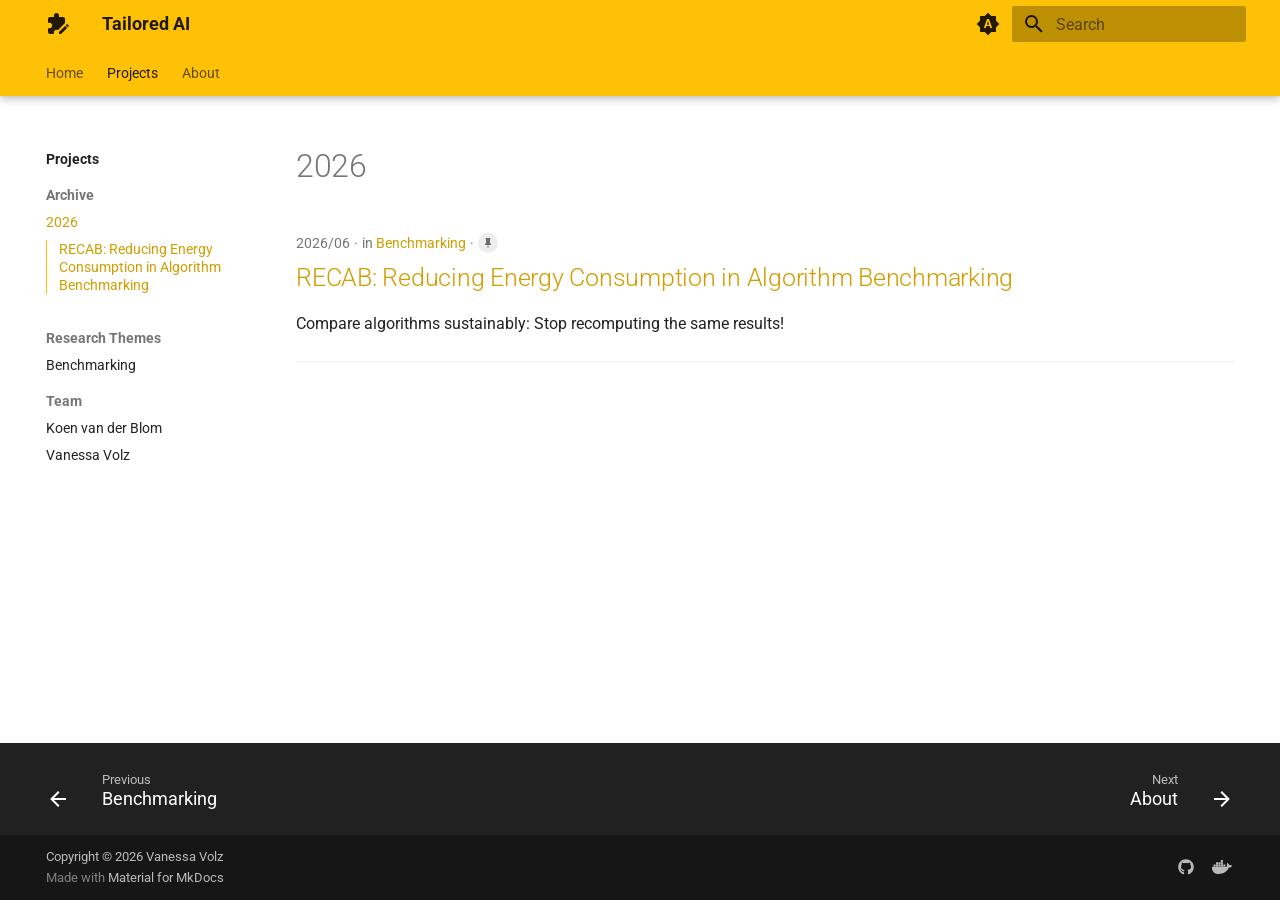
<file: projects/archive/2026.html>
<!doctype html>
<html lang="en" class="no-js">
  <head>
    
      <meta charset="utf-8">
      <meta name="viewport" content="width=device-width,initial-scale=1">
      
      
      
        <link rel="canonical" href="https://tai-src.github.io/projects/archive/2026.html">
      
      
        <link rel="prev" href="../category/benchmarking.html">
      
      
        <link rel="next" href="../../about.html">
      
      
        
      
      
      <link rel="icon" href="../../assets/images/puzzle-edit.png">
      <meta name="generator" content="mkdocs-1.6.1, mkdocs-material-9.8.0">
    
    
      
        <title>2026 - Tailored AI</title>
      
    
    
      <link rel="stylesheet" href="../../assets/stylesheets/main.57a0d79d.min.css">
      
        
        <link rel="stylesheet" href="../../assets/stylesheets/palette.fb2fffe2.min.css">
      
      


    
    
      
        <script src="../../assets/external/unpkg.com/iframe-worker/shim.js"></script>
      
    
    
      
        
        
        
        <link rel="stylesheet" href="../../assets/external/fonts.googleapis.com/css.49ea35f2.css">
        <style>:root{--md-text-font:"Roboto";--md-code-font:"Roboto Mono"}</style>
      
    
    
      <link rel="stylesheet" href="../../stylesheets/extra.css">
    
    <script>__md_scope=new URL("../..",location),__md_hash=e=>[...e].reduce(((e,_)=>(e<<5)-e+_.charCodeAt(0)),0),__md_get=(e,_=localStorage,t=__md_scope)=>JSON.parse(_.getItem(t.pathname+"."+e)),__md_set=(e,_,t=localStorage,a=__md_scope)=>{try{t.setItem(a.pathname+"."+e,JSON.stringify(_))}catch(e){}}</script>
    
      

    
    
  </head>
  
  
    
    
      
    
    
    
    
    <body dir="ltr" data-md-color-scheme="default" data-md-color-primary="amber" data-md-color-accent="orange">
  
    
    <input class="md-toggle" data-md-toggle="drawer" type="checkbox" id="__drawer" autocomplete="off">
    <input class="md-toggle" data-md-toggle="search" type="checkbox" id="__search" autocomplete="off">
    <label class="md-overlay" for="__drawer"></label>
    <div data-md-component="skip">
      
        
        <a href="#2026" class="md-skip">
          Skip to content
        </a>
      
    </div>
    <div data-md-component="announce">
      
    </div>
    
    
      

  

<header class="md-header md-header--shadow md-header--lifted" data-md-component="header">
  <nav class="md-header__inner md-grid" aria-label="Header">
    <a href="../../index.html" title="Tailored AI" class="md-header__button md-logo" aria-label="Tailored AI" data-md-component="logo">
      
  
  <svg xmlns="http://www.w3.org/2000/svg" viewBox="0 0 24 24"><path d="M21.04 12.13c-.14 0-.28.06-.39.17l-1 1 2.05 2.05 1-1c.22-.21.22-.56 0-.77l-1.28-1.28a.53.53 0 0 0-.38-.17m-1.97 1.75L13 19.94V22h2.06l6.06-6.07zM19 11.12l-7.09 7.08c-.41-.25-.91-.4-1.41-.4-1.5 0-2.7 1.2-2.7 2.7V22H4a2 2 0 0 1-2-2v-3.8h1.5c1.5 0 2.7-1.2 2.7-2.7S5 10.8 3.5 10.8H2V7c0-1.1.9-2 2-2h4V3.5a2.5 2.5 0 0 1 5 0V5h4a2 2 0 0 1 2 2z"/></svg>

    </a>
    <label class="md-header__button md-icon" for="__drawer">
      
      <svg xmlns="http://www.w3.org/2000/svg" viewBox="0 0 24 24"><path d="M3 6h18v2H3zm0 5h18v2H3zm0 5h18v2H3z"/></svg>
    </label>
    <div class="md-header__title" data-md-component="header-title">
      <div class="md-header__ellipsis">
        <div class="md-header__topic">
          <span class="md-ellipsis">
            Tailored AI
          </span>
        </div>
        <div class="md-header__topic" data-md-component="header-topic">
          <span class="md-ellipsis">
            
              2026
            
          </span>
        </div>
      </div>
    </div>
    
      
        <form class="md-header__option" data-md-component="palette">
  
    
    
    
    <input class="md-option" data-md-color-media="(prefers-color-scheme)" data-md-color-scheme="default" data-md-color-primary="amber" data-md-color-accent="orange"  aria-label="Switch to light mode"  type="radio" name="__palette" id="__palette_0">
    
      <label class="md-header__button md-icon" title="Switch to light mode" for="__palette_1" hidden>
        <svg xmlns="http://www.w3.org/2000/svg" viewBox="0 0 24 24"><path d="m14.3 16-.7-2h-3.2l-.7 2H7.8L11 7h2l3.2 9zM20 8.69V4h-4.69L12 .69 8.69 4H4v4.69L.69 12 4 15.31V20h4.69L12 23.31 15.31 20H20v-4.69L23.31 12zm-9.15 3.96h2.3L12 9z"/></svg>
      </label>
    
  
    
    
    
    <input class="md-option" data-md-color-media="(prefers-color-scheme: light)" data-md-color-scheme="default" data-md-color-primary="amber" data-md-color-accent="orange"  aria-label="Switch to dark mode"  type="radio" name="__palette" id="__palette_1">
    
      <label class="md-header__button md-icon" title="Switch to dark mode" for="__palette_2" hidden>
        <svg xmlns="http://www.w3.org/2000/svg" viewBox="0 0 24 24"><path d="M12 8a4 4 0 0 0-4 4 4 4 0 0 0 4 4 4 4 0 0 0 4-4 4 4 0 0 0-4-4m0 10a6 6 0 0 1-6-6 6 6 0 0 1 6-6 6 6 0 0 1 6 6 6 6 0 0 1-6 6m8-9.31V4h-4.69L12 .69 8.69 4H4v4.69L.69 12 4 15.31V20h4.69L12 23.31 15.31 20H20v-4.69L23.31 12z"/></svg>
      </label>
    
  
    
    
    
    <input class="md-option" data-md-color-media="(prefers-color-scheme: dark)" data-md-color-scheme="slate" data-md-color-primary="amber" data-md-color-accent="orange"  aria-label="Switch to system preference"  type="radio" name="__palette" id="__palette_2">
    
      <label class="md-header__button md-icon" title="Switch to system preference" for="__palette_0" hidden>
        <svg xmlns="http://www.w3.org/2000/svg" viewBox="0 0 24 24"><path d="M12 18c-.89 0-1.74-.2-2.5-.55C11.56 16.5 13 14.42 13 12s-1.44-4.5-3.5-5.45C10.26 6.2 11.11 6 12 6a6 6 0 0 1 6 6 6 6 0 0 1-6 6m8-9.31V4h-4.69L12 .69 8.69 4H4v4.69L.69 12 4 15.31V20h4.69L12 23.31 15.31 20H20v-4.69L23.31 12z"/></svg>
      </label>
    
  
</form>
      
    
    
      <script>var palette=__md_get("__palette");if(palette&&palette.color){if("(prefers-color-scheme)"===palette.color.media){var media=matchMedia("(prefers-color-scheme: light)"),input=document.querySelector(media.matches?"[data-md-color-media='(prefers-color-scheme: light)']":"[data-md-color-media='(prefers-color-scheme: dark)']");palette.color.media=input.getAttribute("data-md-color-media"),palette.color.scheme=input.getAttribute("data-md-color-scheme"),palette.color.primary=input.getAttribute("data-md-color-primary"),palette.color.accent=input.getAttribute("data-md-color-accent")}for(var[key,value]of Object.entries(palette.color))document.body.setAttribute("data-md-color-"+key,value)}</script>
    
    
    
      
      
        <label class="md-header__button md-icon" for="__search">
          
          <svg xmlns="http://www.w3.org/2000/svg" viewBox="0 0 24 24"><path d="M9.5 3A6.5 6.5 0 0 1 16 9.5c0 1.61-.59 3.09-1.56 4.23l.27.27h.79l5 5-1.5 1.5-5-5v-.79l-.27-.27A6.52 6.52 0 0 1 9.5 16 6.5 6.5 0 0 1 3 9.5 6.5 6.5 0 0 1 9.5 3m0 2C7 5 5 7 5 9.5S7 14 9.5 14 14 12 14 9.5 12 5 9.5 5"/></svg>
        </label>
        <div class="md-search" data-md-component="search" role="dialog">
  <label class="md-search__overlay" for="__search"></label>
  <div class="md-search__inner" role="search">
    <form class="md-search__form" name="search">
      <input type="text" class="md-search__input" name="query" aria-label="Search" placeholder="Search" autocapitalize="off" autocorrect="off" autocomplete="off" spellcheck="false" data-md-component="search-query" required>
      <label class="md-search__icon md-icon" for="__search">
        
        <svg xmlns="http://www.w3.org/2000/svg" viewBox="0 0 24 24"><path d="M9.5 3A6.5 6.5 0 0 1 16 9.5c0 1.61-.59 3.09-1.56 4.23l.27.27h.79l5 5-1.5 1.5-5-5v-.79l-.27-.27A6.52 6.52 0 0 1 9.5 16 6.5 6.5 0 0 1 3 9.5 6.5 6.5 0 0 1 9.5 3m0 2C7 5 5 7 5 9.5S7 14 9.5 14 14 12 14 9.5 12 5 9.5 5"/></svg>
        
        <svg xmlns="http://www.w3.org/2000/svg" viewBox="0 0 24 24"><path d="M20 11v2H8l5.5 5.5-1.42 1.42L4.16 12l7.92-7.92L13.5 5.5 8 11z"/></svg>
      </label>
      <nav class="md-search__options" aria-label="Search">
        
        <button type="reset" class="md-search__icon md-icon" title="Clear" aria-label="Clear" tabindex="-1">
          
          <svg xmlns="http://www.w3.org/2000/svg" viewBox="0 0 24 24"><path d="M19 6.41 17.59 5 12 10.59 6.41 5 5 6.41 10.59 12 5 17.59 6.41 19 12 13.41 17.59 19 19 17.59 13.41 12z"/></svg>
        </button>
      </nav>
      
    </form>
    <div class="md-search__output">
      <div class="md-search__scrollwrap" tabindex="0" data-md-scrollfix>
        <div class="md-search-result" data-md-component="search-result">
          <div class="md-search-result__meta">
            Initializing search
          </div>
          <ol class="md-search-result__list" role="presentation"></ol>
        </div>
      </div>
    </div>
  </div>
</div>
      
    
    
  </nav>
  
    
      
<nav class="md-tabs" aria-label="Tabs" data-md-component="tabs">
  <div class="md-grid">
    <ul class="md-tabs__list">
      
        
  
  
  
  
    <li class="md-tabs__item">
      <a href="../../index.html" class="md-tabs__link">
        
  
  
    
  
  Home

      </a>
    </li>
  

      
        
  
  
  
    
  
  
    
    
      <li class="md-tabs__item md-tabs__item--active">
        <a href="../index.html" class="md-tabs__link">
          
  
  
    
  
  Projects

        </a>
      </li>
    
  

      
        
  
  
  
  
    <li class="md-tabs__item">
      <a href="../../about.html" class="md-tabs__link">
        
  
  
    
  
  About

      </a>
    </li>
  

      
    </ul>
  </div>
</nav>
    
  
</header>
    
    <div class="md-container" data-md-component="container">
      
      
        
      
      <main class="md-main" data-md-component="main">
        <div class="md-main__inner md-grid">
          
            
              
              <div class="md-sidebar md-sidebar--primary" data-md-component="sidebar" data-md-type="navigation" >
                <div class="md-sidebar__scrollwrap">
                  <div class="md-sidebar__inner">
                    


  


  

<nav class="md-nav md-nav--primary md-nav--lifted md-nav--integrated" aria-label="Navigation" data-md-level="0">
  <label class="md-nav__title" for="__drawer">
    <a href="../../index.html" title="Tailored AI" class="md-nav__button md-logo" aria-label="Tailored AI" data-md-component="logo">
      
  
  <svg xmlns="http://www.w3.org/2000/svg" viewBox="0 0 24 24"><path d="M21.04 12.13c-.14 0-.28.06-.39.17l-1 1 2.05 2.05 1-1c.22-.21.22-.56 0-.77l-1.28-1.28a.53.53 0 0 0-.38-.17m-1.97 1.75L13 19.94V22h2.06l6.06-6.07zM19 11.12l-7.09 7.08c-.41-.25-.91-.4-1.41-.4-1.5 0-2.7 1.2-2.7 2.7V22H4a2 2 0 0 1-2-2v-3.8h1.5c1.5 0 2.7-1.2 2.7-2.7S5 10.8 3.5 10.8H2V7c0-1.1.9-2 2-2h4V3.5a2.5 2.5 0 0 1 5 0V5h4a2 2 0 0 1 2 2z"/></svg>

    </a>
    Tailored AI
  </label>
  
  <ul class="md-nav__list" data-md-scrollfix>
    
      
      
  
  
  
  
    <li class="md-nav__item">
      <a href="../../index.html" class="md-nav__link">
        
  
  
  <span class="md-ellipsis">
    
  
    Home
  

    
  </span>
  
  

      </a>
    </li>
  

    
      
      
  
  
    
  
  
  
    
    
      
        
          
        
      
        
      
        
      
        
      
    
    
    
      
        
        
      
      
        
      
    
    
      
    
    <li class="md-nav__item md-nav__item--active md-nav__item--section md-nav__item--nested">
      
        
        
        <input class="md-nav__toggle md-toggle " type="checkbox" id="__nav_2" checked>
        
          
          <div class="md-nav__link md-nav__container">
            <a href="../index.html" class="md-nav__link ">
              
  
  
  <span class="md-ellipsis">
    
  
    Projects
  

    
  </span>
  
  

            </a>
            
              
              <label class="md-nav__link " for="__nav_2" id="__nav_2_label" tabindex="">
                <span class="md-nav__icon md-icon"></span>
              </label>
            
          </div>
        
        <nav class="md-nav" data-md-level="1" aria-labelledby="__nav_2_label" aria-expanded="true">
          <label class="md-nav__title" for="__nav_2">
            <span class="md-nav__icon md-icon"></span>
            
  
    Projects
  

          </label>
          <ul class="md-nav__list" data-md-scrollfix>
          
            
          
            
              
              
              
              
              
                
  
  
    
  
  
  
    
    
      
        
      
    
    
    
      
      
        
          
          
        
      
    
    
      
    
    <li class="md-nav__item md-nav__item--active md-nav__item--section md-nav__item--nested">
      
        
        
        <input class="md-nav__toggle md-toggle " type="checkbox" id="__nav_2_2" checked>
        
          
          <label class="md-nav__link" for="__nav_2_2" id="__nav_2_2_label" tabindex="">
            
  
  
  <span class="md-ellipsis">
    
  
    Archive
  

    
  </span>
  
  

            <span class="md-nav__icon md-icon"></span>
          </label>
        
        <nav class="md-nav" data-md-level="2" aria-labelledby="__nav_2_2_label" aria-expanded="true">
          <label class="md-nav__title" for="__nav_2_2">
            <span class="md-nav__icon md-icon"></span>
            
  
    Archive
  

          </label>
          <ul class="md-nav__list" data-md-scrollfix>
          
            
              
              
              
              
              
                
  
  
    
  
  
    
      
    
  
  
    <li class="md-nav__item md-nav__item--active">
      
      <input class="md-nav__toggle md-toggle" type="checkbox" id="__toc">
      
      
        
      
      
        <label class="md-nav__link md-nav__link--active" for="__toc">
          
  
  
  <span class="md-ellipsis">
    
  
    2026
  

    
  </span>
  
  

          <span class="md-nav__icon md-icon"></span>
        </label>
      
      <a href="2026.html" class="md-nav__link md-nav__link--active">
        
  
  
  <span class="md-ellipsis">
    
  
    2026
  

    
  </span>
  
  

      </a>
      
        

<nav class="md-nav md-nav--secondary" aria-label="Table of contents">
  
  
  
    
  
  
    <label class="md-nav__title" for="__toc">
      <span class="md-nav__icon md-icon"></span>
      Table of contents
    </label>
    <ul class="md-nav__list" data-md-component="toc" data-md-scrollfix>
      
        <li class="md-nav__item">
  <a href="#recab-reducing-energy-consumption-in-algorithm-benchmarking" class="md-nav__link">
    <span class="md-ellipsis">
      
        RECAB: Reducing Energy Consumption in Algorithm Benchmarking
      
    </span>
  </a>
  
</li>
      
    </ul>
  
</nav>
      
    </li>
  

              
            
          

          </ul>
        </nav>
      
    </li>
  

              
            
          
            
              
              
              
              
              
                
  
  
  
  
    
    
      
        
      
    
    
    
      
      
        
          
          
        
      
    
    
      
    
    <li class="md-nav__item md-nav__item--section md-nav__item--nested">
      
        
        
        <input class="md-nav__toggle md-toggle " type="checkbox" id="__nav_2_3" >
        
          
          <label class="md-nav__link" for="__nav_2_3" id="__nav_2_3_label" tabindex="">
            
  
  
  <span class="md-ellipsis">
    
  
    Research Themes
  

    
  </span>
  
  

            <span class="md-nav__icon md-icon"></span>
          </label>
        
        <nav class="md-nav" data-md-level="2" aria-labelledby="__nav_2_3_label" aria-expanded="false">
          <label class="md-nav__title" for="__nav_2_3">
            <span class="md-nav__icon md-icon"></span>
            
  
    Research Themes
  

          </label>
          <ul class="md-nav__list" data-md-scrollfix>
          
            
              
              
              
              
              
                
  
  
  
    
  
  
    <li class="md-nav__item">
      <a href="../category/benchmarking.html" class="md-nav__link">
        
  
  
  <span class="md-ellipsis">
    
  
    Benchmarking
  

    
  </span>
  
  

      </a>
    </li>
  

              
            
          

          </ul>
        </nav>
      
    </li>
  

              
            
          
            
              
              
              
              
              
                
  
  
  
  
    
    
      
        
      
        
      
    
    
    
      
      
        
          
          
        
      
    
    
      
    
    <li class="md-nav__item md-nav__item--section md-nav__item--nested">
      
        
        
        <input class="md-nav__toggle md-toggle " type="checkbox" id="__nav_2_4" >
        
          
          <label class="md-nav__link" for="__nav_2_4" id="__nav_2_4_label" tabindex="">
            
  
  
  <span class="md-ellipsis">
    
  
    Team
  

    
  </span>
  
  

            <span class="md-nav__icon md-icon"></span>
          </label>
        
        <nav class="md-nav" data-md-level="2" aria-labelledby="__nav_2_4_label" aria-expanded="false">
          <label class="md-nav__title" for="__nav_2_4">
            <span class="md-nav__icon md-icon"></span>
            
  
    Team
  

          </label>
          <ul class="md-nav__list" data-md-scrollfix>
          
            
              
              
              
              
              
                
  
  
  
    
  
  
    <li class="md-nav__item">
      <a href="../author/kvdb.html" class="md-nav__link">
        
  
  
  <span class="md-ellipsis">
    
  
    Koen van der Blom
  

    
  </span>
  
  

      </a>
    </li>
  

              
            
          
            
              
              
              
              
              
                
  
  
  
    
  
  
    <li class="md-nav__item">
      <a href="../author/vvolz.html" class="md-nav__link">
        
  
  
  <span class="md-ellipsis">
    
  
    Vanessa Volz
  

    
  </span>
  
  

      </a>
    </li>
  

              
            
          

          </ul>
        </nav>
      
    </li>
  

              
            
          

          </ul>
        </nav>
      
    </li>
  

    
      
      
  
  
  
  
    <li class="md-nav__item">
      <a href="../../about.html" class="md-nav__link">
        
  
  
  <span class="md-ellipsis">
    
  
    About
  

    
  </span>
  
  

      </a>
    </li>
  

    
  </ul>
</nav>
                  </div>
                </div>
              </div>
            
            
          
          
  <div class="md-content" data-md-component="content">
    <div class="md-content__inner">
      <header class="md-typeset">
        <h1 id="2026">2026<a class="headerlink" href="#2026" title="Permanent link">&para;</a></h1>
      </header>
      
        <article class="md-post md-post--excerpt">
  <header class="md-post__header">
    
    <div class="md-post__meta md-meta">
      <ul class="md-meta__list">
        <li class="md-meta__item">
          <time datetime="2026-06-01 00:00:00+00:00">2026/06</time></li>
        
          <li class="md-meta__item">
            in
            
              <a href="../category/benchmarking.html" class="md-meta__link">Benchmarking</a></li>
        
        
        
          <span class="md-pin"></span>
        
      </ul>
      
    </div>
  </header>
  <div class="md-post__content md-typeset">
    <h2 id="recab-reducing-energy-consumption-in-algorithm-benchmarking"><a class="toclink" href="../recab.html">RECAB: Reducing Energy Consumption in Algorithm Benchmarking</a></h2>
<p>Compare algorithms sustainably: Stop recomputing the same results!</p>

    
      <nav class="md-post__action">
        <a href="../recab.html">
          Continue reading
        </a>
      </nav>
    
    
      <hr>
    
  </div>
</article>
      
      
        
          



<nav class="md-pagination">
  
</nav>
        
      
    </div>
  </div>

          
<script>var target=document.getElementById(location.hash.slice(1));target&&target.name&&(target.checked=target.name.startsWith("__tabbed_"))</script>
        </div>
        
          <button type="button" class="md-top md-icon" data-md-component="top" hidden>
  
  <svg xmlns="http://www.w3.org/2000/svg" viewBox="0 0 24 24"><path d="M13 20h-2V8l-5.5 5.5-1.42-1.42L12 4.16l7.92 7.92-1.42 1.42L13 8z"/></svg>
  Back to top
</button>
        
      </main>
      
        <footer class="md-footer">
  
    
      
      <nav class="md-footer__inner md-grid" aria-label="Footer" >
        
          
          <a href="../category/benchmarking.html" class="md-footer__link md-footer__link--prev" aria-label="Previous: Benchmarking">
            <div class="md-footer__button md-icon">
              
              <svg xmlns="http://www.w3.org/2000/svg" viewBox="0 0 24 24"><path d="M20 11v2H8l5.5 5.5-1.42 1.42L4.16 12l7.92-7.92L13.5 5.5 8 11z"/></svg>
            </div>
            <div class="md-footer__title">
              <span class="md-footer__direction">
                Previous
              </span>
              <div class="md-ellipsis">
                Benchmarking
              </div>
            </div>
          </a>
        
        
          
          <a href="../../about.html" class="md-footer__link md-footer__link--next" aria-label="Next: About">
            <div class="md-footer__title">
              <span class="md-footer__direction">
                Next
              </span>
              <div class="md-ellipsis">
                About
              </div>
            </div>
            <div class="md-footer__button md-icon">
              
              <svg xmlns="http://www.w3.org/2000/svg" viewBox="0 0 24 24"><path d="M4 11v2h12l-5.5 5.5 1.42 1.42L19.84 12l-7.92-7.92L10.5 5.5 16 11z"/></svg>
            </div>
          </a>
        
      </nav>
    
  
  <div class="md-footer-meta md-typeset">
    <div class="md-footer-meta__inner md-grid">
      <div class="md-copyright">
  
    <div class="md-copyright__highlight">
      Copyright &copy; 2026 Vanessa Volz
    </div>
  
  
    Made with
    <a href="https://squidfunk.github.io/mkdocs-material/" target="_blank" rel="noopener">
      Material for MkDocs
    </a>
  
</div>
      
        
<div class="md-social">
  
    
    
    
    
      
      
    
    <a href="https://github.com/TAI-src" target="_blank" rel="noopener" title="github.com" class="md-social__link">
      <svg xmlns="http://www.w3.org/2000/svg" viewBox="0 0 512 512"><!--! Font Awesome Free 7.1.0 by @fontawesome - https://fontawesome.com License - https://fontawesome.com/license/free (Icons: CC BY 4.0, Fonts: SIL OFL 1.1, Code: MIT License) Copyright 2025 Fonticons, Inc.--><path d="M173.9 397.4c0 2-2.3 3.6-5.2 3.6-3.3.3-5.6-1.3-5.6-3.6 0-2 2.3-3.6 5.2-3.6 3-.3 5.6 1.3 5.6 3.6m-31.1-4.5c-.7 2 1.3 4.3 4.3 4.9 2.6 1 5.6 0 6.2-2s-1.3-4.3-4.3-5.2c-2.6-.7-5.5.3-6.2 2.3m44.2-1.7c-2.9.7-4.9 2.6-4.6 4.9.3 2 2.9 3.3 5.9 2.6 2.9-.7 4.9-2.6 4.6-4.6-.3-1.9-3-3.2-5.9-2.9M252.8 8C114.1 8 8 113.3 8 252c0 110.9 69.8 205.8 169.5 239.2 12.8 2.3 17.3-5.6 17.3-12.1 0-6.2-.3-40.4-.3-61.4 0 0-70 15-84.7-29.8 0 0-11.4-29.1-27.8-36.6 0 0-22.9-15.7 1.6-15.4 0 0 24.9 2 38.6 25.8 21.9 38.6 58.6 27.5 72.9 20.9 2.3-16 8.8-27.1 16-33.7-55.9-6.2-112.3-14.3-112.3-110.5 0-27.5 7.6-41.3 23.6-58.9-2.6-6.5-11.1-33.3 2.6-67.9 20.9-6.5 69 27 69 27 20-5.6 41.5-8.5 62.8-8.5s42.8 2.9 62.8 8.5c0 0 48.1-33.6 69-27 13.7 34.7 5.2 61.4 2.6 67.9 16 17.7 25.8 31.5 25.8 58.9 0 96.5-58.9 104.2-114.8 110.5 9.2 7.9 17 22.9 17 46.4 0 33.7-.3 75.4-.3 83.6 0 6.5 4.6 14.4 17.3 12.1C436.2 457.8 504 362.9 504 252 504 113.3 391.5 8 252.8 8M105.2 352.9c-1.3 1-1 3.3.7 5.2 1.6 1.6 3.9 2.3 5.2 1 1.3-1 1-3.3-.7-5.2-1.6-1.6-3.9-2.3-5.2-1m-10.8-8.1c-.7 1.3.3 2.9 2.3 3.9 1.6 1 3.6.7 4.3-.7.7-1.3-.3-2.9-2.3-3.9-2-.6-3.6-.3-4.3.7m32.4 35.6c-1.6 1.3-1 4.3 1.3 6.2 2.3 2.3 5.2 2.6 6.5 1 1.3-1.3.7-4.3-1.3-6.2-2.2-2.3-5.2-2.6-6.5-1m-11.4-14.7c-1.6 1-1.6 3.6 0 5.9s4.3 3.3 5.6 2.3c1.6-1.3 1.6-3.9 0-6.2-1.4-2.3-4-3.3-5.6-2"/></svg>
    </a>
  
    
    
    
    
      
      
    
    <a href="https://hub.docker.com/u/taisrc" target="_blank" rel="noopener" title="hub.docker.com" class="md-social__link">
      <svg xmlns="http://www.w3.org/2000/svg" viewBox="0 0 640 512"><!--! Font Awesome Free 7.1.0 by @fontawesome - https://fontawesome.com License - https://fontawesome.com/license/free (Icons: CC BY 4.0, Fonts: SIL OFL 1.1, Code: MIT License) Copyright 2025 Fonticons, Inc.--><path d="M349.9 236.3h-66.1v-59.4h66.1zm0-204.3h-66.1v60.7h66.1zm78.2 144.8H362v59.4h66.1zm-156.3-72.1h-66.1v60.1h66.1zm78.1 0h-66.1v60.1h66.1zm276.8 100c-14.4-9.7-47.6-13.2-73.1-8.4-3.3-24-16.7-44.9-41.1-63.7l-14-9.3-9.3 14c-18.4 27.8-23.4 73.6-3.7 103.8-8.7 4.7-25.8 11.1-48.4 10.7H2.4c-8.7 50.8 5.8 116.8 44 162.1 37.1 43.9 92.7 66.2 165.4 66.2 157.4 0 273.9-72.5 328.4-204.2 21.4.4 67.6.1 91.3-45.2 1.5-2.5 6.6-13.2 8.5-17.1zm-511.1-27.9h-66v59.4h66.1v-59.4zm78.1 0h-66.1v59.4h66.1zm78.1 0h-66.1v59.4h66.1zm-78.1-72.1h-66.1v60.1h66.1z"/></svg>
    </a>
  
</div>
      
    </div>
  </div>
</footer>
      
    </div>
    <div class="md-dialog" data-md-component="dialog">
      <div class="md-dialog__inner md-typeset"></div>
    </div>
    
      <div class="md-progress" data-md-component="progress" role="progressbar"></div>
    
    
    
      
      
      <script id="__config" type="application/json">{"annotate": null, "base": "../..", "features": ["navigation.instant", "navigation.instant.prefetch", "navigation.instant.progress", "navigation.tracking", "navigation.tabs", "navigation.tabs.sticky", "navigation.sections", "navigation.path", "navigation.prune", "navigation.indexes", "toc.follow", "toc.integrate", "navigation.top", "search.highlight", "header.autohide", "announce.dismiss", "navigation.footer"], "search": "../../assets/javascripts/workers/search.a7633da7.min.js", "tags": null, "translations": {"clipboard.copied": "Copied to clipboard", "clipboard.copy": "Copy to clipboard", "search.result.more.one": "1 more on this page", "search.result.more.other": "# more on this page", "search.result.none": "No matching documents", "search.result.one": "1 matching document", "search.result.other": "# matching documents", "search.result.placeholder": "Type to start searching", "search.result.term.missing": "Missing", "select.version": "Select version"}, "version": null}</script>
    
    
      <script src="../../assets/javascripts/bundle.c21346df.min.js"></script>
      
        <script src="../../javascripts/mathjax.js"></script>
      
        <script src="../../assets/external/unpkg.com/mathjax@3/es5/tex-mml-chtml.js"></script>
      
    
  </body>
</html>
</file>
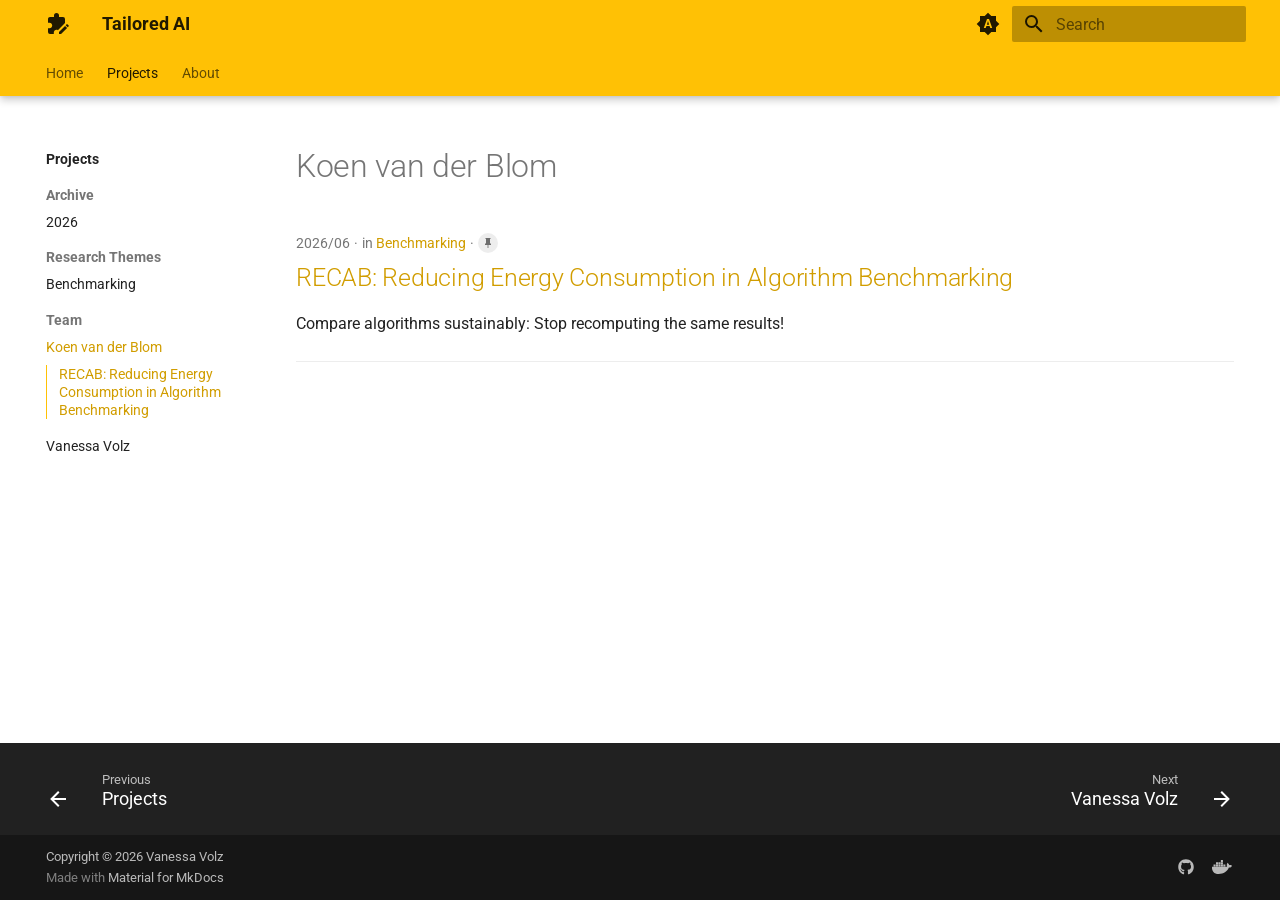
<file: projects/author/kvdb.html>
<!doctype html>
<html lang="en" class="no-js">
  <head>
    
      <meta charset="utf-8">
      <meta name="viewport" content="width=device-width,initial-scale=1">
      
      
      
        <link rel="canonical" href="https://tai-src.github.io/projects/author/kvdb.html">
      
      
        <link rel="prev" href="../index.html">
      
      
        <link rel="next" href="vvolz.html">
      
      
        
      
      
      <link rel="icon" href="../../assets/images/puzzle-edit.png">
      <meta name="generator" content="mkdocs-1.6.1, mkdocs-material-9.8.0">
    
    
      
        <title>Koen van der Blom - Tailored AI</title>
      
    
    
      <link rel="stylesheet" href="../../assets/stylesheets/main.57a0d79d.min.css">
      
        
        <link rel="stylesheet" href="../../assets/stylesheets/palette.fb2fffe2.min.css">
      
      


    
    
      
        <script src="../../assets/external/unpkg.com/iframe-worker/shim.js"></script>
      
    
    
      
        
        
        
        <link rel="stylesheet" href="../../assets/external/fonts.googleapis.com/css.49ea35f2.css">
        <style>:root{--md-text-font:"Roboto";--md-code-font:"Roboto Mono"}</style>
      
    
    
      <link rel="stylesheet" href="../../stylesheets/extra.css">
    
    <script>__md_scope=new URL("../..",location),__md_hash=e=>[...e].reduce(((e,_)=>(e<<5)-e+_.charCodeAt(0)),0),__md_get=(e,_=localStorage,t=__md_scope)=>JSON.parse(_.getItem(t.pathname+"."+e)),__md_set=(e,_,t=localStorage,a=__md_scope)=>{try{t.setItem(a.pathname+"."+e,JSON.stringify(_))}catch(e){}}</script>
    
      

    
    
  </head>
  
  
    
    
      
    
    
    
    
    <body dir="ltr" data-md-color-scheme="default" data-md-color-primary="amber" data-md-color-accent="orange">
  
    
    <input class="md-toggle" data-md-toggle="drawer" type="checkbox" id="__drawer" autocomplete="off">
    <input class="md-toggle" data-md-toggle="search" type="checkbox" id="__search" autocomplete="off">
    <label class="md-overlay" for="__drawer"></label>
    <div data-md-component="skip">
      
        
        <a href="#koen-van-der-blom" class="md-skip">
          Skip to content
        </a>
      
    </div>
    <div data-md-component="announce">
      
    </div>
    
    
      

  

<header class="md-header md-header--shadow md-header--lifted" data-md-component="header">
  <nav class="md-header__inner md-grid" aria-label="Header">
    <a href="../../index.html" title="Tailored AI" class="md-header__button md-logo" aria-label="Tailored AI" data-md-component="logo">
      
  
  <svg xmlns="http://www.w3.org/2000/svg" viewBox="0 0 24 24"><path d="M21.04 12.13c-.14 0-.28.06-.39.17l-1 1 2.05 2.05 1-1c.22-.21.22-.56 0-.77l-1.28-1.28a.53.53 0 0 0-.38-.17m-1.97 1.75L13 19.94V22h2.06l6.06-6.07zM19 11.12l-7.09 7.08c-.41-.25-.91-.4-1.41-.4-1.5 0-2.7 1.2-2.7 2.7V22H4a2 2 0 0 1-2-2v-3.8h1.5c1.5 0 2.7-1.2 2.7-2.7S5 10.8 3.5 10.8H2V7c0-1.1.9-2 2-2h4V3.5a2.5 2.5 0 0 1 5 0V5h4a2 2 0 0 1 2 2z"/></svg>

    </a>
    <label class="md-header__button md-icon" for="__drawer">
      
      <svg xmlns="http://www.w3.org/2000/svg" viewBox="0 0 24 24"><path d="M3 6h18v2H3zm0 5h18v2H3zm0 5h18v2H3z"/></svg>
    </label>
    <div class="md-header__title" data-md-component="header-title">
      <div class="md-header__ellipsis">
        <div class="md-header__topic">
          <span class="md-ellipsis">
            Tailored AI
          </span>
        </div>
        <div class="md-header__topic" data-md-component="header-topic">
          <span class="md-ellipsis">
            
              Koen van der Blom
            
          </span>
        </div>
      </div>
    </div>
    
      
        <form class="md-header__option" data-md-component="palette">
  
    
    
    
    <input class="md-option" data-md-color-media="(prefers-color-scheme)" data-md-color-scheme="default" data-md-color-primary="amber" data-md-color-accent="orange"  aria-label="Switch to light mode"  type="radio" name="__palette" id="__palette_0">
    
      <label class="md-header__button md-icon" title="Switch to light mode" for="__palette_1" hidden>
        <svg xmlns="http://www.w3.org/2000/svg" viewBox="0 0 24 24"><path d="m14.3 16-.7-2h-3.2l-.7 2H7.8L11 7h2l3.2 9zM20 8.69V4h-4.69L12 .69 8.69 4H4v4.69L.69 12 4 15.31V20h4.69L12 23.31 15.31 20H20v-4.69L23.31 12zm-9.15 3.96h2.3L12 9z"/></svg>
      </label>
    
  
    
    
    
    <input class="md-option" data-md-color-media="(prefers-color-scheme: light)" data-md-color-scheme="default" data-md-color-primary="amber" data-md-color-accent="orange"  aria-label="Switch to dark mode"  type="radio" name="__palette" id="__palette_1">
    
      <label class="md-header__button md-icon" title="Switch to dark mode" for="__palette_2" hidden>
        <svg xmlns="http://www.w3.org/2000/svg" viewBox="0 0 24 24"><path d="M12 8a4 4 0 0 0-4 4 4 4 0 0 0 4 4 4 4 0 0 0 4-4 4 4 0 0 0-4-4m0 10a6 6 0 0 1-6-6 6 6 0 0 1 6-6 6 6 0 0 1 6 6 6 6 0 0 1-6 6m8-9.31V4h-4.69L12 .69 8.69 4H4v4.69L.69 12 4 15.31V20h4.69L12 23.31 15.31 20H20v-4.69L23.31 12z"/></svg>
      </label>
    
  
    
    
    
    <input class="md-option" data-md-color-media="(prefers-color-scheme: dark)" data-md-color-scheme="slate" data-md-color-primary="amber" data-md-color-accent="orange"  aria-label="Switch to system preference"  type="radio" name="__palette" id="__palette_2">
    
      <label class="md-header__button md-icon" title="Switch to system preference" for="__palette_0" hidden>
        <svg xmlns="http://www.w3.org/2000/svg" viewBox="0 0 24 24"><path d="M12 18c-.89 0-1.74-.2-2.5-.55C11.56 16.5 13 14.42 13 12s-1.44-4.5-3.5-5.45C10.26 6.2 11.11 6 12 6a6 6 0 0 1 6 6 6 6 0 0 1-6 6m8-9.31V4h-4.69L12 .69 8.69 4H4v4.69L.69 12 4 15.31V20h4.69L12 23.31 15.31 20H20v-4.69L23.31 12z"/></svg>
      </label>
    
  
</form>
      
    
    
      <script>var palette=__md_get("__palette");if(palette&&palette.color){if("(prefers-color-scheme)"===palette.color.media){var media=matchMedia("(prefers-color-scheme: light)"),input=document.querySelector(media.matches?"[data-md-color-media='(prefers-color-scheme: light)']":"[data-md-color-media='(prefers-color-scheme: dark)']");palette.color.media=input.getAttribute("data-md-color-media"),palette.color.scheme=input.getAttribute("data-md-color-scheme"),palette.color.primary=input.getAttribute("data-md-color-primary"),palette.color.accent=input.getAttribute("data-md-color-accent")}for(var[key,value]of Object.entries(palette.color))document.body.setAttribute("data-md-color-"+key,value)}</script>
    
    
    
      
      
        <label class="md-header__button md-icon" for="__search">
          
          <svg xmlns="http://www.w3.org/2000/svg" viewBox="0 0 24 24"><path d="M9.5 3A6.5 6.5 0 0 1 16 9.5c0 1.61-.59 3.09-1.56 4.23l.27.27h.79l5 5-1.5 1.5-5-5v-.79l-.27-.27A6.52 6.52 0 0 1 9.5 16 6.5 6.5 0 0 1 3 9.5 6.5 6.5 0 0 1 9.5 3m0 2C7 5 5 7 5 9.5S7 14 9.5 14 14 12 14 9.5 12 5 9.5 5"/></svg>
        </label>
        <div class="md-search" data-md-component="search" role="dialog">
  <label class="md-search__overlay" for="__search"></label>
  <div class="md-search__inner" role="search">
    <form class="md-search__form" name="search">
      <input type="text" class="md-search__input" name="query" aria-label="Search" placeholder="Search" autocapitalize="off" autocorrect="off" autocomplete="off" spellcheck="false" data-md-component="search-query" required>
      <label class="md-search__icon md-icon" for="__search">
        
        <svg xmlns="http://www.w3.org/2000/svg" viewBox="0 0 24 24"><path d="M9.5 3A6.5 6.5 0 0 1 16 9.5c0 1.61-.59 3.09-1.56 4.23l.27.27h.79l5 5-1.5 1.5-5-5v-.79l-.27-.27A6.52 6.52 0 0 1 9.5 16 6.5 6.5 0 0 1 3 9.5 6.5 6.5 0 0 1 9.5 3m0 2C7 5 5 7 5 9.5S7 14 9.5 14 14 12 14 9.5 12 5 9.5 5"/></svg>
        
        <svg xmlns="http://www.w3.org/2000/svg" viewBox="0 0 24 24"><path d="M20 11v2H8l5.5 5.5-1.42 1.42L4.16 12l7.92-7.92L13.5 5.5 8 11z"/></svg>
      </label>
      <nav class="md-search__options" aria-label="Search">
        
        <button type="reset" class="md-search__icon md-icon" title="Clear" aria-label="Clear" tabindex="-1">
          
          <svg xmlns="http://www.w3.org/2000/svg" viewBox="0 0 24 24"><path d="M19 6.41 17.59 5 12 10.59 6.41 5 5 6.41 10.59 12 5 17.59 6.41 19 12 13.41 17.59 19 19 17.59 13.41 12z"/></svg>
        </button>
      </nav>
      
    </form>
    <div class="md-search__output">
      <div class="md-search__scrollwrap" tabindex="0" data-md-scrollfix>
        <div class="md-search-result" data-md-component="search-result">
          <div class="md-search-result__meta">
            Initializing search
          </div>
          <ol class="md-search-result__list" role="presentation"></ol>
        </div>
      </div>
    </div>
  </div>
</div>
      
    
    
  </nav>
  
    
      
<nav class="md-tabs" aria-label="Tabs" data-md-component="tabs">
  <div class="md-grid">
    <ul class="md-tabs__list">
      
        
  
  
  
  
    <li class="md-tabs__item">
      <a href="../../index.html" class="md-tabs__link">
        
  
  
    
  
  Home

      </a>
    </li>
  

      
        
  
  
  
    
  
  
    
    
      <li class="md-tabs__item md-tabs__item--active">
        <a href="../index.html" class="md-tabs__link">
          
  
  
    
  
  Projects

        </a>
      </li>
    
  

      
        
  
  
  
  
    <li class="md-tabs__item">
      <a href="../../about.html" class="md-tabs__link">
        
  
  
    
  
  About

      </a>
    </li>
  

      
    </ul>
  </div>
</nav>
    
  
</header>
    
    <div class="md-container" data-md-component="container">
      
      
        
      
      <main class="md-main" data-md-component="main">
        <div class="md-main__inner md-grid">
          
            
              
              <div class="md-sidebar md-sidebar--primary" data-md-component="sidebar" data-md-type="navigation" >
                <div class="md-sidebar__scrollwrap">
                  <div class="md-sidebar__inner">
                    


  


  

<nav class="md-nav md-nav--primary md-nav--lifted md-nav--integrated" aria-label="Navigation" data-md-level="0">
  <label class="md-nav__title" for="__drawer">
    <a href="../../index.html" title="Tailored AI" class="md-nav__button md-logo" aria-label="Tailored AI" data-md-component="logo">
      
  
  <svg xmlns="http://www.w3.org/2000/svg" viewBox="0 0 24 24"><path d="M21.04 12.13c-.14 0-.28.06-.39.17l-1 1 2.05 2.05 1-1c.22-.21.22-.56 0-.77l-1.28-1.28a.53.53 0 0 0-.38-.17m-1.97 1.75L13 19.94V22h2.06l6.06-6.07zM19 11.12l-7.09 7.08c-.41-.25-.91-.4-1.41-.4-1.5 0-2.7 1.2-2.7 2.7V22H4a2 2 0 0 1-2-2v-3.8h1.5c1.5 0 2.7-1.2 2.7-2.7S5 10.8 3.5 10.8H2V7c0-1.1.9-2 2-2h4V3.5a2.5 2.5 0 0 1 5 0V5h4a2 2 0 0 1 2 2z"/></svg>

    </a>
    Tailored AI
  </label>
  
  <ul class="md-nav__list" data-md-scrollfix>
    
      
      
  
  
  
  
    <li class="md-nav__item">
      <a href="../../index.html" class="md-nav__link">
        
  
  
  <span class="md-ellipsis">
    
  
    Home
  

    
  </span>
  
  

      </a>
    </li>
  

    
      
      
  
  
    
  
  
  
    
    
      
        
          
        
      
        
      
        
      
        
      
    
    
    
      
        
        
      
      
        
      
    
    
      
    
    <li class="md-nav__item md-nav__item--active md-nav__item--section md-nav__item--nested">
      
        
        
        <input class="md-nav__toggle md-toggle " type="checkbox" id="__nav_2" checked>
        
          
          <div class="md-nav__link md-nav__container">
            <a href="../index.html" class="md-nav__link ">
              
  
  
  <span class="md-ellipsis">
    
  
    Projects
  

    
  </span>
  
  

            </a>
            
              
              <label class="md-nav__link " for="__nav_2" id="__nav_2_label" tabindex="">
                <span class="md-nav__icon md-icon"></span>
              </label>
            
          </div>
        
        <nav class="md-nav" data-md-level="1" aria-labelledby="__nav_2_label" aria-expanded="true">
          <label class="md-nav__title" for="__nav_2">
            <span class="md-nav__icon md-icon"></span>
            
  
    Projects
  

          </label>
          <ul class="md-nav__list" data-md-scrollfix>
          
            
          
            
              
              
              
              
              
                
  
  
  
  
    
    
      
        
      
    
    
    
      
      
        
          
          
        
      
    
    
      
    
    <li class="md-nav__item md-nav__item--section md-nav__item--nested">
      
        
        
        <input class="md-nav__toggle md-toggle " type="checkbox" id="__nav_2_2" >
        
          
          <label class="md-nav__link" for="__nav_2_2" id="__nav_2_2_label" tabindex="">
            
  
  
  <span class="md-ellipsis">
    
  
    Archive
  

    
  </span>
  
  

            <span class="md-nav__icon md-icon"></span>
          </label>
        
        <nav class="md-nav" data-md-level="2" aria-labelledby="__nav_2_2_label" aria-expanded="false">
          <label class="md-nav__title" for="__nav_2_2">
            <span class="md-nav__icon md-icon"></span>
            
  
    Archive
  

          </label>
          <ul class="md-nav__list" data-md-scrollfix>
          
            
              
              
              
              
              
                
  
  
  
    
  
  
    <li class="md-nav__item">
      <a href="../archive/2026.html" class="md-nav__link">
        
  
  
  <span class="md-ellipsis">
    
  
    2026
  

    
  </span>
  
  

      </a>
    </li>
  

              
            
          

          </ul>
        </nav>
      
    </li>
  

              
            
          
            
              
              
              
              
              
                
  
  
  
  
    
    
      
        
      
    
    
    
      
      
        
          
          
        
      
    
    
      
    
    <li class="md-nav__item md-nav__item--section md-nav__item--nested">
      
        
        
        <input class="md-nav__toggle md-toggle " type="checkbox" id="__nav_2_3" >
        
          
          <label class="md-nav__link" for="__nav_2_3" id="__nav_2_3_label" tabindex="">
            
  
  
  <span class="md-ellipsis">
    
  
    Research Themes
  

    
  </span>
  
  

            <span class="md-nav__icon md-icon"></span>
          </label>
        
        <nav class="md-nav" data-md-level="2" aria-labelledby="__nav_2_3_label" aria-expanded="false">
          <label class="md-nav__title" for="__nav_2_3">
            <span class="md-nav__icon md-icon"></span>
            
  
    Research Themes
  

          </label>
          <ul class="md-nav__list" data-md-scrollfix>
          
            
              
              
              
              
              
                
  
  
  
    
  
  
    <li class="md-nav__item">
      <a href="../category/benchmarking.html" class="md-nav__link">
        
  
  
  <span class="md-ellipsis">
    
  
    Benchmarking
  

    
  </span>
  
  

      </a>
    </li>
  

              
            
          

          </ul>
        </nav>
      
    </li>
  

              
            
          
            
              
              
              
              
              
                
  
  
    
  
  
  
    
    
      
        
      
        
      
    
    
    
      
      
        
          
          
        
      
    
    
      
    
    <li class="md-nav__item md-nav__item--active md-nav__item--section md-nav__item--nested">
      
        
        
        <input class="md-nav__toggle md-toggle " type="checkbox" id="__nav_2_4" checked>
        
          
          <label class="md-nav__link" for="__nav_2_4" id="__nav_2_4_label" tabindex="">
            
  
  
  <span class="md-ellipsis">
    
  
    Team
  

    
  </span>
  
  

            <span class="md-nav__icon md-icon"></span>
          </label>
        
        <nav class="md-nav" data-md-level="2" aria-labelledby="__nav_2_4_label" aria-expanded="true">
          <label class="md-nav__title" for="__nav_2_4">
            <span class="md-nav__icon md-icon"></span>
            
  
    Team
  

          </label>
          <ul class="md-nav__list" data-md-scrollfix>
          
            
              
              
              
              
              
                
  
  
    
  
  
    
      
    
  
  
    <li class="md-nav__item md-nav__item--active">
      
      <input class="md-nav__toggle md-toggle" type="checkbox" id="__toc">
      
      
        
      
      
        <label class="md-nav__link md-nav__link--active" for="__toc">
          
  
  
  <span class="md-ellipsis">
    
  
    Koen van der Blom
  

    
  </span>
  
  

          <span class="md-nav__icon md-icon"></span>
        </label>
      
      <a href="kvdb.html" class="md-nav__link md-nav__link--active">
        
  
  
  <span class="md-ellipsis">
    
  
    Koen van der Blom
  

    
  </span>
  
  

      </a>
      
        

<nav class="md-nav md-nav--secondary" aria-label="Table of contents">
  
  
  
    
  
  
    <label class="md-nav__title" for="__toc">
      <span class="md-nav__icon md-icon"></span>
      Table of contents
    </label>
    <ul class="md-nav__list" data-md-component="toc" data-md-scrollfix>
      
        <li class="md-nav__item">
  <a href="#recab-reducing-energy-consumption-in-algorithm-benchmarking" class="md-nav__link">
    <span class="md-ellipsis">
      
        RECAB: Reducing Energy Consumption in Algorithm Benchmarking
      
    </span>
  </a>
  
</li>
      
    </ul>
  
</nav>
      
    </li>
  

              
            
          
            
              
              
              
              
              
                
  
  
  
    
  
  
    <li class="md-nav__item">
      <a href="vvolz.html" class="md-nav__link">
        
  
  
  <span class="md-ellipsis">
    
  
    Vanessa Volz
  

    
  </span>
  
  

      </a>
    </li>
  

              
            
          

          </ul>
        </nav>
      
    </li>
  

              
            
          

          </ul>
        </nav>
      
    </li>
  

    
      
      
  
  
  
  
    <li class="md-nav__item">
      <a href="../../about.html" class="md-nav__link">
        
  
  
  <span class="md-ellipsis">
    
  
    About
  

    
  </span>
  
  

      </a>
    </li>
  

    
  </ul>
</nav>
                  </div>
                </div>
              </div>
            
            
          
          
  <div class="md-content" data-md-component="content">
    <div class="md-content__inner">
      <header class="md-typeset">
        <h1 id="koen-van-der-blom">Koen van der Blom<a class="headerlink" href="#koen-van-der-blom" title="Permanent link">&para;</a></h1>
      </header>
      
        <article class="md-post md-post--excerpt">
  <header class="md-post__header">
    
    <div class="md-post__meta md-meta">
      <ul class="md-meta__list">
        <li class="md-meta__item">
          <time datetime="2026-06-01 00:00:00+00:00">2026/06</time></li>
        
          <li class="md-meta__item">
            in
            
              <a href="../category/benchmarking.html" class="md-meta__link">Benchmarking</a></li>
        
        
        
          <span class="md-pin"></span>
        
      </ul>
      
    </div>
  </header>
  <div class="md-post__content md-typeset">
    <h2 id="recab-reducing-energy-consumption-in-algorithm-benchmarking"><a class="toclink" href="../recab.html">RECAB: Reducing Energy Consumption in Algorithm Benchmarking</a></h2>
<p>Compare algorithms sustainably: Stop recomputing the same results!</p>

    
      <nav class="md-post__action">
        <a href="../recab.html">
          Continue reading
        </a>
      </nav>
    
    
      <hr>
    
  </div>
</article>
      
      
        
          



<nav class="md-pagination">
  
</nav>
        
      
    </div>
  </div>

          
<script>var target=document.getElementById(location.hash.slice(1));target&&target.name&&(target.checked=target.name.startsWith("__tabbed_"))</script>
        </div>
        
          <button type="button" class="md-top md-icon" data-md-component="top" hidden>
  
  <svg xmlns="http://www.w3.org/2000/svg" viewBox="0 0 24 24"><path d="M13 20h-2V8l-5.5 5.5-1.42-1.42L12 4.16l7.92 7.92-1.42 1.42L13 8z"/></svg>
  Back to top
</button>
        
      </main>
      
        <footer class="md-footer">
  
    
      
      <nav class="md-footer__inner md-grid" aria-label="Footer" >
        
          
          <a href="../index.html" class="md-footer__link md-footer__link--prev" aria-label="Previous: Projects">
            <div class="md-footer__button md-icon">
              
              <svg xmlns="http://www.w3.org/2000/svg" viewBox="0 0 24 24"><path d="M20 11v2H8l5.5 5.5-1.42 1.42L4.16 12l7.92-7.92L13.5 5.5 8 11z"/></svg>
            </div>
            <div class="md-footer__title">
              <span class="md-footer__direction">
                Previous
              </span>
              <div class="md-ellipsis">
                Projects
              </div>
            </div>
          </a>
        
        
          
          <a href="vvolz.html" class="md-footer__link md-footer__link--next" aria-label="Next: Vanessa Volz">
            <div class="md-footer__title">
              <span class="md-footer__direction">
                Next
              </span>
              <div class="md-ellipsis">
                Vanessa Volz
              </div>
            </div>
            <div class="md-footer__button md-icon">
              
              <svg xmlns="http://www.w3.org/2000/svg" viewBox="0 0 24 24"><path d="M4 11v2h12l-5.5 5.5 1.42 1.42L19.84 12l-7.92-7.92L10.5 5.5 16 11z"/></svg>
            </div>
          </a>
        
      </nav>
    
  
  <div class="md-footer-meta md-typeset">
    <div class="md-footer-meta__inner md-grid">
      <div class="md-copyright">
  
    <div class="md-copyright__highlight">
      Copyright &copy; 2026 Vanessa Volz
    </div>
  
  
    Made with
    <a href="https://squidfunk.github.io/mkdocs-material/" target="_blank" rel="noopener">
      Material for MkDocs
    </a>
  
</div>
      
        
<div class="md-social">
  
    
    
    
    
      
      
    
    <a href="https://github.com/TAI-src" target="_blank" rel="noopener" title="github.com" class="md-social__link">
      <svg xmlns="http://www.w3.org/2000/svg" viewBox="0 0 512 512"><!--! Font Awesome Free 7.1.0 by @fontawesome - https://fontawesome.com License - https://fontawesome.com/license/free (Icons: CC BY 4.0, Fonts: SIL OFL 1.1, Code: MIT License) Copyright 2025 Fonticons, Inc.--><path d="M173.9 397.4c0 2-2.3 3.6-5.2 3.6-3.3.3-5.6-1.3-5.6-3.6 0-2 2.3-3.6 5.2-3.6 3-.3 5.6 1.3 5.6 3.6m-31.1-4.5c-.7 2 1.3 4.3 4.3 4.9 2.6 1 5.6 0 6.2-2s-1.3-4.3-4.3-5.2c-2.6-.7-5.5.3-6.2 2.3m44.2-1.7c-2.9.7-4.9 2.6-4.6 4.9.3 2 2.9 3.3 5.9 2.6 2.9-.7 4.9-2.6 4.6-4.6-.3-1.9-3-3.2-5.9-2.9M252.8 8C114.1 8 8 113.3 8 252c0 110.9 69.8 205.8 169.5 239.2 12.8 2.3 17.3-5.6 17.3-12.1 0-6.2-.3-40.4-.3-61.4 0 0-70 15-84.7-29.8 0 0-11.4-29.1-27.8-36.6 0 0-22.9-15.7 1.6-15.4 0 0 24.9 2 38.6 25.8 21.9 38.6 58.6 27.5 72.9 20.9 2.3-16 8.8-27.1 16-33.7-55.9-6.2-112.3-14.3-112.3-110.5 0-27.5 7.6-41.3 23.6-58.9-2.6-6.5-11.1-33.3 2.6-67.9 20.9-6.5 69 27 69 27 20-5.6 41.5-8.5 62.8-8.5s42.8 2.9 62.8 8.5c0 0 48.1-33.6 69-27 13.7 34.7 5.2 61.4 2.6 67.9 16 17.7 25.8 31.5 25.8 58.9 0 96.5-58.9 104.2-114.8 110.5 9.2 7.9 17 22.9 17 46.4 0 33.7-.3 75.4-.3 83.6 0 6.5 4.6 14.4 17.3 12.1C436.2 457.8 504 362.9 504 252 504 113.3 391.5 8 252.8 8M105.2 352.9c-1.3 1-1 3.3.7 5.2 1.6 1.6 3.9 2.3 5.2 1 1.3-1 1-3.3-.7-5.2-1.6-1.6-3.9-2.3-5.2-1m-10.8-8.1c-.7 1.3.3 2.9 2.3 3.9 1.6 1 3.6.7 4.3-.7.7-1.3-.3-2.9-2.3-3.9-2-.6-3.6-.3-4.3.7m32.4 35.6c-1.6 1.3-1 4.3 1.3 6.2 2.3 2.3 5.2 2.6 6.5 1 1.3-1.3.7-4.3-1.3-6.2-2.2-2.3-5.2-2.6-6.5-1m-11.4-14.7c-1.6 1-1.6 3.6 0 5.9s4.3 3.3 5.6 2.3c1.6-1.3 1.6-3.9 0-6.2-1.4-2.3-4-3.3-5.6-2"/></svg>
    </a>
  
    
    
    
    
      
      
    
    <a href="https://hub.docker.com/u/taisrc" target="_blank" rel="noopener" title="hub.docker.com" class="md-social__link">
      <svg xmlns="http://www.w3.org/2000/svg" viewBox="0 0 640 512"><!--! Font Awesome Free 7.1.0 by @fontawesome - https://fontawesome.com License - https://fontawesome.com/license/free (Icons: CC BY 4.0, Fonts: SIL OFL 1.1, Code: MIT License) Copyright 2025 Fonticons, Inc.--><path d="M349.9 236.3h-66.1v-59.4h66.1zm0-204.3h-66.1v60.7h66.1zm78.2 144.8H362v59.4h66.1zm-156.3-72.1h-66.1v60.1h66.1zm78.1 0h-66.1v60.1h66.1zm276.8 100c-14.4-9.7-47.6-13.2-73.1-8.4-3.3-24-16.7-44.9-41.1-63.7l-14-9.3-9.3 14c-18.4 27.8-23.4 73.6-3.7 103.8-8.7 4.7-25.8 11.1-48.4 10.7H2.4c-8.7 50.8 5.8 116.8 44 162.1 37.1 43.9 92.7 66.2 165.4 66.2 157.4 0 273.9-72.5 328.4-204.2 21.4.4 67.6.1 91.3-45.2 1.5-2.5 6.6-13.2 8.5-17.1zm-511.1-27.9h-66v59.4h66.1v-59.4zm78.1 0h-66.1v59.4h66.1zm78.1 0h-66.1v59.4h66.1zm-78.1-72.1h-66.1v60.1h66.1z"/></svg>
    </a>
  
</div>
      
    </div>
  </div>
</footer>
      
    </div>
    <div class="md-dialog" data-md-component="dialog">
      <div class="md-dialog__inner md-typeset"></div>
    </div>
    
      <div class="md-progress" data-md-component="progress" role="progressbar"></div>
    
    
    
      
      
      <script id="__config" type="application/json">{"annotate": null, "base": "../..", "features": ["navigation.instant", "navigation.instant.prefetch", "navigation.instant.progress", "navigation.tracking", "navigation.tabs", "navigation.tabs.sticky", "navigation.sections", "navigation.path", "navigation.prune", "navigation.indexes", "toc.follow", "toc.integrate", "navigation.top", "search.highlight", "header.autohide", "announce.dismiss", "navigation.footer"], "search": "../../assets/javascripts/workers/search.a7633da7.min.js", "tags": null, "translations": {"clipboard.copied": "Copied to clipboard", "clipboard.copy": "Copy to clipboard", "search.result.more.one": "1 more on this page", "search.result.more.other": "# more on this page", "search.result.none": "No matching documents", "search.result.one": "1 matching document", "search.result.other": "# matching documents", "search.result.placeholder": "Type to start searching", "search.result.term.missing": "Missing", "select.version": "Select version"}, "version": null}</script>
    
    
      <script src="../../assets/javascripts/bundle.c21346df.min.js"></script>
      
        <script src="../../javascripts/mathjax.js"></script>
      
        <script src="../../assets/external/unpkg.com/mathjax@3/es5/tex-mml-chtml.js"></script>
      
    
  </body>
</html>
</file>
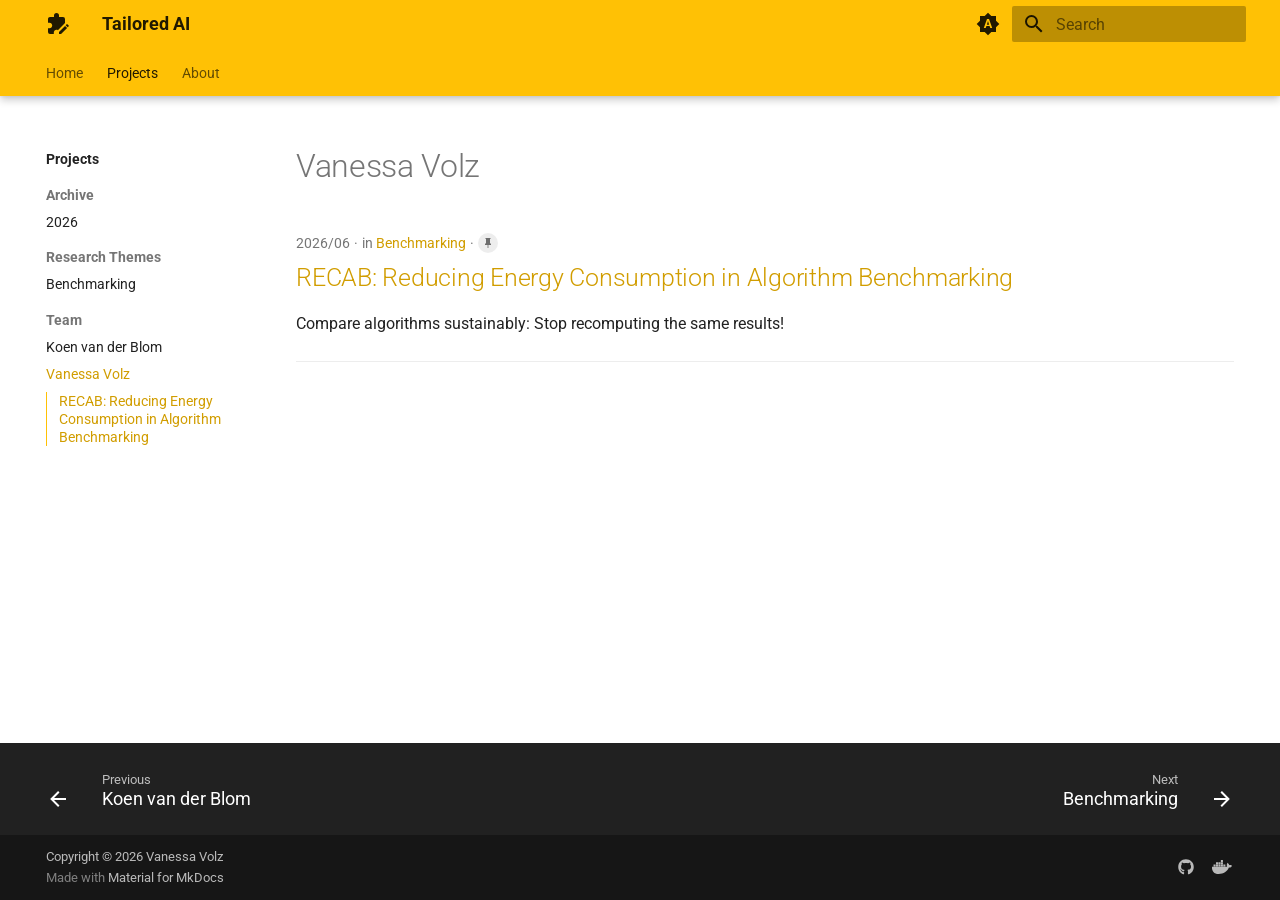
<file: projects/author/vvolz.html>
<!doctype html>
<html lang="en" class="no-js">
  <head>
    
      <meta charset="utf-8">
      <meta name="viewport" content="width=device-width,initial-scale=1">
      
      
      
        <link rel="canonical" href="https://tai-src.github.io/projects/author/vvolz.html">
      
      
        <link rel="prev" href="kvdb.html">
      
      
        <link rel="next" href="../category/benchmarking.html">
      
      
        
      
      
      <link rel="icon" href="../../assets/images/puzzle-edit.png">
      <meta name="generator" content="mkdocs-1.6.1, mkdocs-material-9.8.0">
    
    
      
        <title>Vanessa Volz - Tailored AI</title>
      
    
    
      <link rel="stylesheet" href="../../assets/stylesheets/main.57a0d79d.min.css">
      
        
        <link rel="stylesheet" href="../../assets/stylesheets/palette.fb2fffe2.min.css">
      
      


    
    
      
        <script src="../../assets/external/unpkg.com/iframe-worker/shim.js"></script>
      
    
    
      
        
        
        
        <link rel="stylesheet" href="../../assets/external/fonts.googleapis.com/css.49ea35f2.css">
        <style>:root{--md-text-font:"Roboto";--md-code-font:"Roboto Mono"}</style>
      
    
    
      <link rel="stylesheet" href="../../stylesheets/extra.css">
    
    <script>__md_scope=new URL("../..",location),__md_hash=e=>[...e].reduce(((e,_)=>(e<<5)-e+_.charCodeAt(0)),0),__md_get=(e,_=localStorage,t=__md_scope)=>JSON.parse(_.getItem(t.pathname+"."+e)),__md_set=(e,_,t=localStorage,a=__md_scope)=>{try{t.setItem(a.pathname+"."+e,JSON.stringify(_))}catch(e){}}</script>
    
      

    
    
  </head>
  
  
    
    
      
    
    
    
    
    <body dir="ltr" data-md-color-scheme="default" data-md-color-primary="amber" data-md-color-accent="orange">
  
    
    <input class="md-toggle" data-md-toggle="drawer" type="checkbox" id="__drawer" autocomplete="off">
    <input class="md-toggle" data-md-toggle="search" type="checkbox" id="__search" autocomplete="off">
    <label class="md-overlay" for="__drawer"></label>
    <div data-md-component="skip">
      
        
        <a href="#vanessa-volz" class="md-skip">
          Skip to content
        </a>
      
    </div>
    <div data-md-component="announce">
      
    </div>
    
    
      

  

<header class="md-header md-header--shadow md-header--lifted" data-md-component="header">
  <nav class="md-header__inner md-grid" aria-label="Header">
    <a href="../../index.html" title="Tailored AI" class="md-header__button md-logo" aria-label="Tailored AI" data-md-component="logo">
      
  
  <svg xmlns="http://www.w3.org/2000/svg" viewBox="0 0 24 24"><path d="M21.04 12.13c-.14 0-.28.06-.39.17l-1 1 2.05 2.05 1-1c.22-.21.22-.56 0-.77l-1.28-1.28a.53.53 0 0 0-.38-.17m-1.97 1.75L13 19.94V22h2.06l6.06-6.07zM19 11.12l-7.09 7.08c-.41-.25-.91-.4-1.41-.4-1.5 0-2.7 1.2-2.7 2.7V22H4a2 2 0 0 1-2-2v-3.8h1.5c1.5 0 2.7-1.2 2.7-2.7S5 10.8 3.5 10.8H2V7c0-1.1.9-2 2-2h4V3.5a2.5 2.5 0 0 1 5 0V5h4a2 2 0 0 1 2 2z"/></svg>

    </a>
    <label class="md-header__button md-icon" for="__drawer">
      
      <svg xmlns="http://www.w3.org/2000/svg" viewBox="0 0 24 24"><path d="M3 6h18v2H3zm0 5h18v2H3zm0 5h18v2H3z"/></svg>
    </label>
    <div class="md-header__title" data-md-component="header-title">
      <div class="md-header__ellipsis">
        <div class="md-header__topic">
          <span class="md-ellipsis">
            Tailored AI
          </span>
        </div>
        <div class="md-header__topic" data-md-component="header-topic">
          <span class="md-ellipsis">
            
              Vanessa Volz
            
          </span>
        </div>
      </div>
    </div>
    
      
        <form class="md-header__option" data-md-component="palette">
  
    
    
    
    <input class="md-option" data-md-color-media="(prefers-color-scheme)" data-md-color-scheme="default" data-md-color-primary="amber" data-md-color-accent="orange"  aria-label="Switch to light mode"  type="radio" name="__palette" id="__palette_0">
    
      <label class="md-header__button md-icon" title="Switch to light mode" for="__palette_1" hidden>
        <svg xmlns="http://www.w3.org/2000/svg" viewBox="0 0 24 24"><path d="m14.3 16-.7-2h-3.2l-.7 2H7.8L11 7h2l3.2 9zM20 8.69V4h-4.69L12 .69 8.69 4H4v4.69L.69 12 4 15.31V20h4.69L12 23.31 15.31 20H20v-4.69L23.31 12zm-9.15 3.96h2.3L12 9z"/></svg>
      </label>
    
  
    
    
    
    <input class="md-option" data-md-color-media="(prefers-color-scheme: light)" data-md-color-scheme="default" data-md-color-primary="amber" data-md-color-accent="orange"  aria-label="Switch to dark mode"  type="radio" name="__palette" id="__palette_1">
    
      <label class="md-header__button md-icon" title="Switch to dark mode" for="__palette_2" hidden>
        <svg xmlns="http://www.w3.org/2000/svg" viewBox="0 0 24 24"><path d="M12 8a4 4 0 0 0-4 4 4 4 0 0 0 4 4 4 4 0 0 0 4-4 4 4 0 0 0-4-4m0 10a6 6 0 0 1-6-6 6 6 0 0 1 6-6 6 6 0 0 1 6 6 6 6 0 0 1-6 6m8-9.31V4h-4.69L12 .69 8.69 4H4v4.69L.69 12 4 15.31V20h4.69L12 23.31 15.31 20H20v-4.69L23.31 12z"/></svg>
      </label>
    
  
    
    
    
    <input class="md-option" data-md-color-media="(prefers-color-scheme: dark)" data-md-color-scheme="slate" data-md-color-primary="amber" data-md-color-accent="orange"  aria-label="Switch to system preference"  type="radio" name="__palette" id="__palette_2">
    
      <label class="md-header__button md-icon" title="Switch to system preference" for="__palette_0" hidden>
        <svg xmlns="http://www.w3.org/2000/svg" viewBox="0 0 24 24"><path d="M12 18c-.89 0-1.74-.2-2.5-.55C11.56 16.5 13 14.42 13 12s-1.44-4.5-3.5-5.45C10.26 6.2 11.11 6 12 6a6 6 0 0 1 6 6 6 6 0 0 1-6 6m8-9.31V4h-4.69L12 .69 8.69 4H4v4.69L.69 12 4 15.31V20h4.69L12 23.31 15.31 20H20v-4.69L23.31 12z"/></svg>
      </label>
    
  
</form>
      
    
    
      <script>var palette=__md_get("__palette");if(palette&&palette.color){if("(prefers-color-scheme)"===palette.color.media){var media=matchMedia("(prefers-color-scheme: light)"),input=document.querySelector(media.matches?"[data-md-color-media='(prefers-color-scheme: light)']":"[data-md-color-media='(prefers-color-scheme: dark)']");palette.color.media=input.getAttribute("data-md-color-media"),palette.color.scheme=input.getAttribute("data-md-color-scheme"),palette.color.primary=input.getAttribute("data-md-color-primary"),palette.color.accent=input.getAttribute("data-md-color-accent")}for(var[key,value]of Object.entries(palette.color))document.body.setAttribute("data-md-color-"+key,value)}</script>
    
    
    
      
      
        <label class="md-header__button md-icon" for="__search">
          
          <svg xmlns="http://www.w3.org/2000/svg" viewBox="0 0 24 24"><path d="M9.5 3A6.5 6.5 0 0 1 16 9.5c0 1.61-.59 3.09-1.56 4.23l.27.27h.79l5 5-1.5 1.5-5-5v-.79l-.27-.27A6.52 6.52 0 0 1 9.5 16 6.5 6.5 0 0 1 3 9.5 6.5 6.5 0 0 1 9.5 3m0 2C7 5 5 7 5 9.5S7 14 9.5 14 14 12 14 9.5 12 5 9.5 5"/></svg>
        </label>
        <div class="md-search" data-md-component="search" role="dialog">
  <label class="md-search__overlay" for="__search"></label>
  <div class="md-search__inner" role="search">
    <form class="md-search__form" name="search">
      <input type="text" class="md-search__input" name="query" aria-label="Search" placeholder="Search" autocapitalize="off" autocorrect="off" autocomplete="off" spellcheck="false" data-md-component="search-query" required>
      <label class="md-search__icon md-icon" for="__search">
        
        <svg xmlns="http://www.w3.org/2000/svg" viewBox="0 0 24 24"><path d="M9.5 3A6.5 6.5 0 0 1 16 9.5c0 1.61-.59 3.09-1.56 4.23l.27.27h.79l5 5-1.5 1.5-5-5v-.79l-.27-.27A6.52 6.52 0 0 1 9.5 16 6.5 6.5 0 0 1 3 9.5 6.5 6.5 0 0 1 9.5 3m0 2C7 5 5 7 5 9.5S7 14 9.5 14 14 12 14 9.5 12 5 9.5 5"/></svg>
        
        <svg xmlns="http://www.w3.org/2000/svg" viewBox="0 0 24 24"><path d="M20 11v2H8l5.5 5.5-1.42 1.42L4.16 12l7.92-7.92L13.5 5.5 8 11z"/></svg>
      </label>
      <nav class="md-search__options" aria-label="Search">
        
        <button type="reset" class="md-search__icon md-icon" title="Clear" aria-label="Clear" tabindex="-1">
          
          <svg xmlns="http://www.w3.org/2000/svg" viewBox="0 0 24 24"><path d="M19 6.41 17.59 5 12 10.59 6.41 5 5 6.41 10.59 12 5 17.59 6.41 19 12 13.41 17.59 19 19 17.59 13.41 12z"/></svg>
        </button>
      </nav>
      
    </form>
    <div class="md-search__output">
      <div class="md-search__scrollwrap" tabindex="0" data-md-scrollfix>
        <div class="md-search-result" data-md-component="search-result">
          <div class="md-search-result__meta">
            Initializing search
          </div>
          <ol class="md-search-result__list" role="presentation"></ol>
        </div>
      </div>
    </div>
  </div>
</div>
      
    
    
  </nav>
  
    
      
<nav class="md-tabs" aria-label="Tabs" data-md-component="tabs">
  <div class="md-grid">
    <ul class="md-tabs__list">
      
        
  
  
  
  
    <li class="md-tabs__item">
      <a href="../../index.html" class="md-tabs__link">
        
  
  
    
  
  Home

      </a>
    </li>
  

      
        
  
  
  
    
  
  
    
    
      <li class="md-tabs__item md-tabs__item--active">
        <a href="../index.html" class="md-tabs__link">
          
  
  
    
  
  Projects

        </a>
      </li>
    
  

      
        
  
  
  
  
    <li class="md-tabs__item">
      <a href="../../about.html" class="md-tabs__link">
        
  
  
    
  
  About

      </a>
    </li>
  

      
    </ul>
  </div>
</nav>
    
  
</header>
    
    <div class="md-container" data-md-component="container">
      
      
        
      
      <main class="md-main" data-md-component="main">
        <div class="md-main__inner md-grid">
          
            
              
              <div class="md-sidebar md-sidebar--primary" data-md-component="sidebar" data-md-type="navigation" >
                <div class="md-sidebar__scrollwrap">
                  <div class="md-sidebar__inner">
                    


  


  

<nav class="md-nav md-nav--primary md-nav--lifted md-nav--integrated" aria-label="Navigation" data-md-level="0">
  <label class="md-nav__title" for="__drawer">
    <a href="../../index.html" title="Tailored AI" class="md-nav__button md-logo" aria-label="Tailored AI" data-md-component="logo">
      
  
  <svg xmlns="http://www.w3.org/2000/svg" viewBox="0 0 24 24"><path d="M21.04 12.13c-.14 0-.28.06-.39.17l-1 1 2.05 2.05 1-1c.22-.21.22-.56 0-.77l-1.28-1.28a.53.53 0 0 0-.38-.17m-1.97 1.75L13 19.94V22h2.06l6.06-6.07zM19 11.12l-7.09 7.08c-.41-.25-.91-.4-1.41-.4-1.5 0-2.7 1.2-2.7 2.7V22H4a2 2 0 0 1-2-2v-3.8h1.5c1.5 0 2.7-1.2 2.7-2.7S5 10.8 3.5 10.8H2V7c0-1.1.9-2 2-2h4V3.5a2.5 2.5 0 0 1 5 0V5h4a2 2 0 0 1 2 2z"/></svg>

    </a>
    Tailored AI
  </label>
  
  <ul class="md-nav__list" data-md-scrollfix>
    
      
      
  
  
  
  
    <li class="md-nav__item">
      <a href="../../index.html" class="md-nav__link">
        
  
  
  <span class="md-ellipsis">
    
  
    Home
  

    
  </span>
  
  

      </a>
    </li>
  

    
      
      
  
  
    
  
  
  
    
    
      
        
          
        
      
        
      
        
      
        
      
    
    
    
      
        
        
      
      
        
      
    
    
      
    
    <li class="md-nav__item md-nav__item--active md-nav__item--section md-nav__item--nested">
      
        
        
        <input class="md-nav__toggle md-toggle " type="checkbox" id="__nav_2" checked>
        
          
          <div class="md-nav__link md-nav__container">
            <a href="../index.html" class="md-nav__link ">
              
  
  
  <span class="md-ellipsis">
    
  
    Projects
  

    
  </span>
  
  

            </a>
            
              
              <label class="md-nav__link " for="__nav_2" id="__nav_2_label" tabindex="">
                <span class="md-nav__icon md-icon"></span>
              </label>
            
          </div>
        
        <nav class="md-nav" data-md-level="1" aria-labelledby="__nav_2_label" aria-expanded="true">
          <label class="md-nav__title" for="__nav_2">
            <span class="md-nav__icon md-icon"></span>
            
  
    Projects
  

          </label>
          <ul class="md-nav__list" data-md-scrollfix>
          
            
          
            
              
              
              
              
              
                
  
  
  
  
    
    
      
        
      
    
    
    
      
      
        
          
          
        
      
    
    
      
    
    <li class="md-nav__item md-nav__item--section md-nav__item--nested">
      
        
        
        <input class="md-nav__toggle md-toggle " type="checkbox" id="__nav_2_2" >
        
          
          <label class="md-nav__link" for="__nav_2_2" id="__nav_2_2_label" tabindex="">
            
  
  
  <span class="md-ellipsis">
    
  
    Archive
  

    
  </span>
  
  

            <span class="md-nav__icon md-icon"></span>
          </label>
        
        <nav class="md-nav" data-md-level="2" aria-labelledby="__nav_2_2_label" aria-expanded="false">
          <label class="md-nav__title" for="__nav_2_2">
            <span class="md-nav__icon md-icon"></span>
            
  
    Archive
  

          </label>
          <ul class="md-nav__list" data-md-scrollfix>
          
            
              
              
              
              
              
                
  
  
  
    
  
  
    <li class="md-nav__item">
      <a href="../archive/2026.html" class="md-nav__link">
        
  
  
  <span class="md-ellipsis">
    
  
    2026
  

    
  </span>
  
  

      </a>
    </li>
  

              
            
          

          </ul>
        </nav>
      
    </li>
  

              
            
          
            
              
              
              
              
              
                
  
  
  
  
    
    
      
        
      
    
    
    
      
      
        
          
          
        
      
    
    
      
    
    <li class="md-nav__item md-nav__item--section md-nav__item--nested">
      
        
        
        <input class="md-nav__toggle md-toggle " type="checkbox" id="__nav_2_3" >
        
          
          <label class="md-nav__link" for="__nav_2_3" id="__nav_2_3_label" tabindex="">
            
  
  
  <span class="md-ellipsis">
    
  
    Research Themes
  

    
  </span>
  
  

            <span class="md-nav__icon md-icon"></span>
          </label>
        
        <nav class="md-nav" data-md-level="2" aria-labelledby="__nav_2_3_label" aria-expanded="false">
          <label class="md-nav__title" for="__nav_2_3">
            <span class="md-nav__icon md-icon"></span>
            
  
    Research Themes
  

          </label>
          <ul class="md-nav__list" data-md-scrollfix>
          
            
              
              
              
              
              
                
  
  
  
    
  
  
    <li class="md-nav__item">
      <a href="../category/benchmarking.html" class="md-nav__link">
        
  
  
  <span class="md-ellipsis">
    
  
    Benchmarking
  

    
  </span>
  
  

      </a>
    </li>
  

              
            
          

          </ul>
        </nav>
      
    </li>
  

              
            
          
            
              
              
              
              
              
                
  
  
    
  
  
  
    
    
      
        
      
        
      
    
    
    
      
      
        
          
          
        
      
    
    
      
    
    <li class="md-nav__item md-nav__item--active md-nav__item--section md-nav__item--nested">
      
        
        
        <input class="md-nav__toggle md-toggle " type="checkbox" id="__nav_2_4" checked>
        
          
          <label class="md-nav__link" for="__nav_2_4" id="__nav_2_4_label" tabindex="">
            
  
  
  <span class="md-ellipsis">
    
  
    Team
  

    
  </span>
  
  

            <span class="md-nav__icon md-icon"></span>
          </label>
        
        <nav class="md-nav" data-md-level="2" aria-labelledby="__nav_2_4_label" aria-expanded="true">
          <label class="md-nav__title" for="__nav_2_4">
            <span class="md-nav__icon md-icon"></span>
            
  
    Team
  

          </label>
          <ul class="md-nav__list" data-md-scrollfix>
          
            
              
              
              
              
              
                
  
  
  
    
  
  
    <li class="md-nav__item">
      <a href="kvdb.html" class="md-nav__link">
        
  
  
  <span class="md-ellipsis">
    
  
    Koen van der Blom
  

    
  </span>
  
  

      </a>
    </li>
  

              
            
          
            
              
              
              
              
              
                
  
  
    
  
  
    
      
    
  
  
    <li class="md-nav__item md-nav__item--active">
      
      <input class="md-nav__toggle md-toggle" type="checkbox" id="__toc">
      
      
        
      
      
        <label class="md-nav__link md-nav__link--active" for="__toc">
          
  
  
  <span class="md-ellipsis">
    
  
    Vanessa Volz
  

    
  </span>
  
  

          <span class="md-nav__icon md-icon"></span>
        </label>
      
      <a href="vvolz.html" class="md-nav__link md-nav__link--active">
        
  
  
  <span class="md-ellipsis">
    
  
    Vanessa Volz
  

    
  </span>
  
  

      </a>
      
        

<nav class="md-nav md-nav--secondary" aria-label="Table of contents">
  
  
  
    
  
  
    <label class="md-nav__title" for="__toc">
      <span class="md-nav__icon md-icon"></span>
      Table of contents
    </label>
    <ul class="md-nav__list" data-md-component="toc" data-md-scrollfix>
      
        <li class="md-nav__item">
  <a href="#recab-reducing-energy-consumption-in-algorithm-benchmarking" class="md-nav__link">
    <span class="md-ellipsis">
      
        RECAB: Reducing Energy Consumption in Algorithm Benchmarking
      
    </span>
  </a>
  
</li>
      
    </ul>
  
</nav>
      
    </li>
  

              
            
          

          </ul>
        </nav>
      
    </li>
  

              
            
          

          </ul>
        </nav>
      
    </li>
  

    
      
      
  
  
  
  
    <li class="md-nav__item">
      <a href="../../about.html" class="md-nav__link">
        
  
  
  <span class="md-ellipsis">
    
  
    About
  

    
  </span>
  
  

      </a>
    </li>
  

    
  </ul>
</nav>
                  </div>
                </div>
              </div>
            
            
          
          
  <div class="md-content" data-md-component="content">
    <div class="md-content__inner">
      <header class="md-typeset">
        <h1 id="vanessa-volz">Vanessa Volz<a class="headerlink" href="#vanessa-volz" title="Permanent link">&para;</a></h1>
      </header>
      
        <article class="md-post md-post--excerpt">
  <header class="md-post__header">
    
    <div class="md-post__meta md-meta">
      <ul class="md-meta__list">
        <li class="md-meta__item">
          <time datetime="2026-06-01 00:00:00+00:00">2026/06</time></li>
        
          <li class="md-meta__item">
            in
            
              <a href="../category/benchmarking.html" class="md-meta__link">Benchmarking</a></li>
        
        
        
          <span class="md-pin"></span>
        
      </ul>
      
    </div>
  </header>
  <div class="md-post__content md-typeset">
    <h2 id="recab-reducing-energy-consumption-in-algorithm-benchmarking"><a class="toclink" href="../recab.html">RECAB: Reducing Energy Consumption in Algorithm Benchmarking</a></h2>
<p>Compare algorithms sustainably: Stop recomputing the same results!</p>

    
      <nav class="md-post__action">
        <a href="../recab.html">
          Continue reading
        </a>
      </nav>
    
    
      <hr>
    
  </div>
</article>
      
      
        
          



<nav class="md-pagination">
  
</nav>
        
      
    </div>
  </div>

          
<script>var target=document.getElementById(location.hash.slice(1));target&&target.name&&(target.checked=target.name.startsWith("__tabbed_"))</script>
        </div>
        
          <button type="button" class="md-top md-icon" data-md-component="top" hidden>
  
  <svg xmlns="http://www.w3.org/2000/svg" viewBox="0 0 24 24"><path d="M13 20h-2V8l-5.5 5.5-1.42-1.42L12 4.16l7.92 7.92-1.42 1.42L13 8z"/></svg>
  Back to top
</button>
        
      </main>
      
        <footer class="md-footer">
  
    
      
      <nav class="md-footer__inner md-grid" aria-label="Footer" >
        
          
          <a href="kvdb.html" class="md-footer__link md-footer__link--prev" aria-label="Previous: Koen van der Blom">
            <div class="md-footer__button md-icon">
              
              <svg xmlns="http://www.w3.org/2000/svg" viewBox="0 0 24 24"><path d="M20 11v2H8l5.5 5.5-1.42 1.42L4.16 12l7.92-7.92L13.5 5.5 8 11z"/></svg>
            </div>
            <div class="md-footer__title">
              <span class="md-footer__direction">
                Previous
              </span>
              <div class="md-ellipsis">
                Koen van der Blom
              </div>
            </div>
          </a>
        
        
          
          <a href="../category/benchmarking.html" class="md-footer__link md-footer__link--next" aria-label="Next: Benchmarking">
            <div class="md-footer__title">
              <span class="md-footer__direction">
                Next
              </span>
              <div class="md-ellipsis">
                Benchmarking
              </div>
            </div>
            <div class="md-footer__button md-icon">
              
              <svg xmlns="http://www.w3.org/2000/svg" viewBox="0 0 24 24"><path d="M4 11v2h12l-5.5 5.5 1.42 1.42L19.84 12l-7.92-7.92L10.5 5.5 16 11z"/></svg>
            </div>
          </a>
        
      </nav>
    
  
  <div class="md-footer-meta md-typeset">
    <div class="md-footer-meta__inner md-grid">
      <div class="md-copyright">
  
    <div class="md-copyright__highlight">
      Copyright &copy; 2026 Vanessa Volz
    </div>
  
  
    Made with
    <a href="https://squidfunk.github.io/mkdocs-material/" target="_blank" rel="noopener">
      Material for MkDocs
    </a>
  
</div>
      
        
<div class="md-social">
  
    
    
    
    
      
      
    
    <a href="https://github.com/TAI-src" target="_blank" rel="noopener" title="github.com" class="md-social__link">
      <svg xmlns="http://www.w3.org/2000/svg" viewBox="0 0 512 512"><!--! Font Awesome Free 7.1.0 by @fontawesome - https://fontawesome.com License - https://fontawesome.com/license/free (Icons: CC BY 4.0, Fonts: SIL OFL 1.1, Code: MIT License) Copyright 2025 Fonticons, Inc.--><path d="M173.9 397.4c0 2-2.3 3.6-5.2 3.6-3.3.3-5.6-1.3-5.6-3.6 0-2 2.3-3.6 5.2-3.6 3-.3 5.6 1.3 5.6 3.6m-31.1-4.5c-.7 2 1.3 4.3 4.3 4.9 2.6 1 5.6 0 6.2-2s-1.3-4.3-4.3-5.2c-2.6-.7-5.5.3-6.2 2.3m44.2-1.7c-2.9.7-4.9 2.6-4.6 4.9.3 2 2.9 3.3 5.9 2.6 2.9-.7 4.9-2.6 4.6-4.6-.3-1.9-3-3.2-5.9-2.9M252.8 8C114.1 8 8 113.3 8 252c0 110.9 69.8 205.8 169.5 239.2 12.8 2.3 17.3-5.6 17.3-12.1 0-6.2-.3-40.4-.3-61.4 0 0-70 15-84.7-29.8 0 0-11.4-29.1-27.8-36.6 0 0-22.9-15.7 1.6-15.4 0 0 24.9 2 38.6 25.8 21.9 38.6 58.6 27.5 72.9 20.9 2.3-16 8.8-27.1 16-33.7-55.9-6.2-112.3-14.3-112.3-110.5 0-27.5 7.6-41.3 23.6-58.9-2.6-6.5-11.1-33.3 2.6-67.9 20.9-6.5 69 27 69 27 20-5.6 41.5-8.5 62.8-8.5s42.8 2.9 62.8 8.5c0 0 48.1-33.6 69-27 13.7 34.7 5.2 61.4 2.6 67.9 16 17.7 25.8 31.5 25.8 58.9 0 96.5-58.9 104.2-114.8 110.5 9.2 7.9 17 22.9 17 46.4 0 33.7-.3 75.4-.3 83.6 0 6.5 4.6 14.4 17.3 12.1C436.2 457.8 504 362.9 504 252 504 113.3 391.5 8 252.8 8M105.2 352.9c-1.3 1-1 3.3.7 5.2 1.6 1.6 3.9 2.3 5.2 1 1.3-1 1-3.3-.7-5.2-1.6-1.6-3.9-2.3-5.2-1m-10.8-8.1c-.7 1.3.3 2.9 2.3 3.9 1.6 1 3.6.7 4.3-.7.7-1.3-.3-2.9-2.3-3.9-2-.6-3.6-.3-4.3.7m32.4 35.6c-1.6 1.3-1 4.3 1.3 6.2 2.3 2.3 5.2 2.6 6.5 1 1.3-1.3.7-4.3-1.3-6.2-2.2-2.3-5.2-2.6-6.5-1m-11.4-14.7c-1.6 1-1.6 3.6 0 5.9s4.3 3.3 5.6 2.3c1.6-1.3 1.6-3.9 0-6.2-1.4-2.3-4-3.3-5.6-2"/></svg>
    </a>
  
    
    
    
    
      
      
    
    <a href="https://hub.docker.com/u/taisrc" target="_blank" rel="noopener" title="hub.docker.com" class="md-social__link">
      <svg xmlns="http://www.w3.org/2000/svg" viewBox="0 0 640 512"><!--! Font Awesome Free 7.1.0 by @fontawesome - https://fontawesome.com License - https://fontawesome.com/license/free (Icons: CC BY 4.0, Fonts: SIL OFL 1.1, Code: MIT License) Copyright 2025 Fonticons, Inc.--><path d="M349.9 236.3h-66.1v-59.4h66.1zm0-204.3h-66.1v60.7h66.1zm78.2 144.8H362v59.4h66.1zm-156.3-72.1h-66.1v60.1h66.1zm78.1 0h-66.1v60.1h66.1zm276.8 100c-14.4-9.7-47.6-13.2-73.1-8.4-3.3-24-16.7-44.9-41.1-63.7l-14-9.3-9.3 14c-18.4 27.8-23.4 73.6-3.7 103.8-8.7 4.7-25.8 11.1-48.4 10.7H2.4c-8.7 50.8 5.8 116.8 44 162.1 37.1 43.9 92.7 66.2 165.4 66.2 157.4 0 273.9-72.5 328.4-204.2 21.4.4 67.6.1 91.3-45.2 1.5-2.5 6.6-13.2 8.5-17.1zm-511.1-27.9h-66v59.4h66.1v-59.4zm78.1 0h-66.1v59.4h66.1zm78.1 0h-66.1v59.4h66.1zm-78.1-72.1h-66.1v60.1h66.1z"/></svg>
    </a>
  
</div>
      
    </div>
  </div>
</footer>
      
    </div>
    <div class="md-dialog" data-md-component="dialog">
      <div class="md-dialog__inner md-typeset"></div>
    </div>
    
      <div class="md-progress" data-md-component="progress" role="progressbar"></div>
    
    
    
      
      
      <script id="__config" type="application/json">{"annotate": null, "base": "../..", "features": ["navigation.instant", "navigation.instant.prefetch", "navigation.instant.progress", "navigation.tracking", "navigation.tabs", "navigation.tabs.sticky", "navigation.sections", "navigation.path", "navigation.prune", "navigation.indexes", "toc.follow", "toc.integrate", "navigation.top", "search.highlight", "header.autohide", "announce.dismiss", "navigation.footer"], "search": "../../assets/javascripts/workers/search.a7633da7.min.js", "tags": null, "translations": {"clipboard.copied": "Copied to clipboard", "clipboard.copy": "Copy to clipboard", "search.result.more.one": "1 more on this page", "search.result.more.other": "# more on this page", "search.result.none": "No matching documents", "search.result.one": "1 matching document", "search.result.other": "# matching documents", "search.result.placeholder": "Type to start searching", "search.result.term.missing": "Missing", "select.version": "Select version"}, "version": null}</script>
    
    
      <script src="../../assets/javascripts/bundle.c21346df.min.js"></script>
      
        <script src="../../javascripts/mathjax.js"></script>
      
        <script src="../../assets/external/unpkg.com/mathjax@3/es5/tex-mml-chtml.js"></script>
      
    
  </body>
</html>
</file>
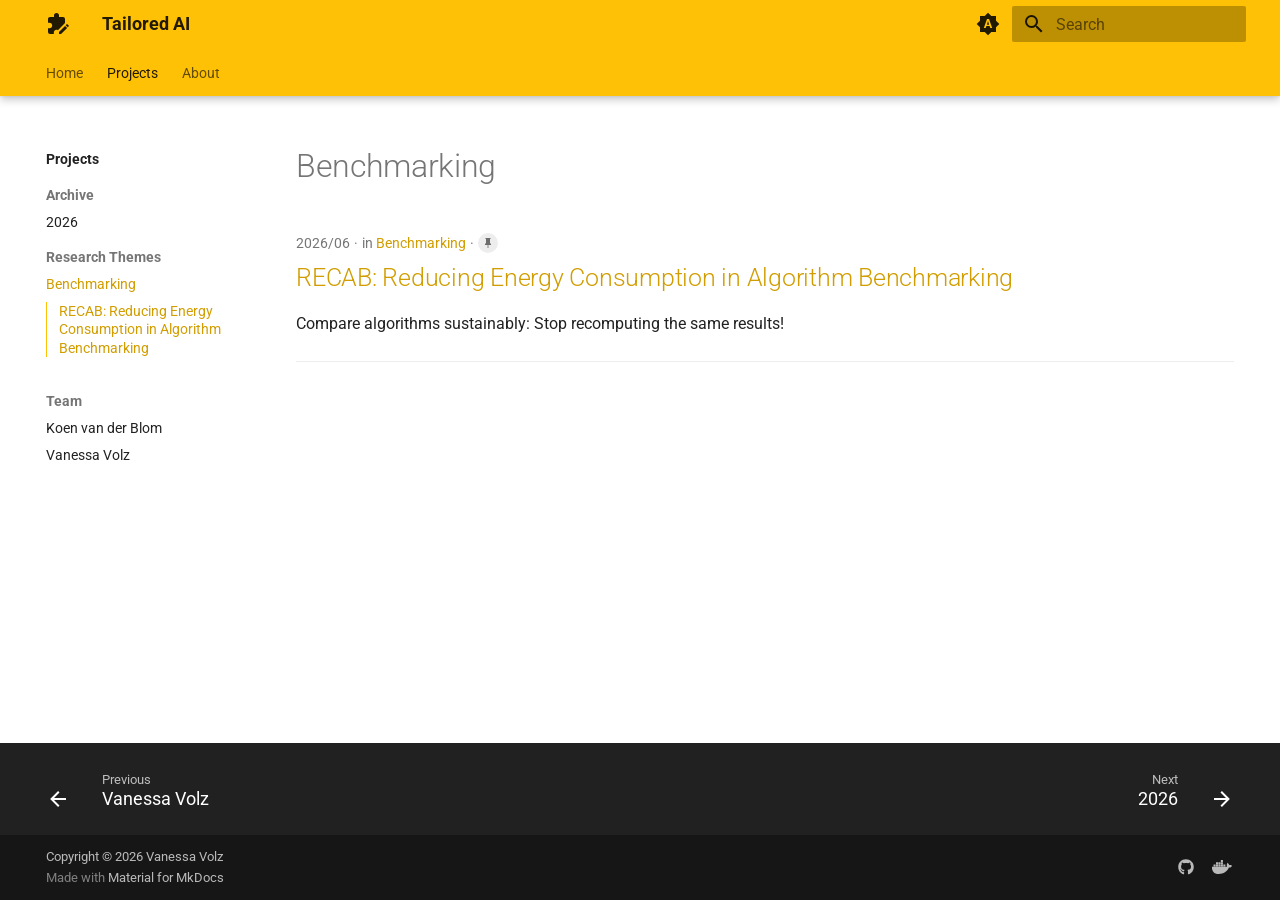
<file: projects/category/benchmarking.html>
<!doctype html>
<html lang="en" class="no-js">
  <head>
    
      <meta charset="utf-8">
      <meta name="viewport" content="width=device-width,initial-scale=1">
      
      
      
        <link rel="canonical" href="https://tai-src.github.io/projects/category/benchmarking.html">
      
      
        <link rel="prev" href="../author/vvolz.html">
      
      
        <link rel="next" href="../archive/2026.html">
      
      
        
      
      
      <link rel="icon" href="../../assets/images/puzzle-edit.png">
      <meta name="generator" content="mkdocs-1.6.1, mkdocs-material-9.8.0">
    
    
      
        <title>Benchmarking - Tailored AI</title>
      
    
    
      <link rel="stylesheet" href="../../assets/stylesheets/main.57a0d79d.min.css">
      
        
        <link rel="stylesheet" href="../../assets/stylesheets/palette.fb2fffe2.min.css">
      
      


    
    
      
        <script src="../../assets/external/unpkg.com/iframe-worker/shim.js"></script>
      
    
    
      
        
        
        
        <link rel="stylesheet" href="../../assets/external/fonts.googleapis.com/css.49ea35f2.css">
        <style>:root{--md-text-font:"Roboto";--md-code-font:"Roboto Mono"}</style>
      
    
    
      <link rel="stylesheet" href="../../stylesheets/extra.css">
    
    <script>__md_scope=new URL("../..",location),__md_hash=e=>[...e].reduce(((e,_)=>(e<<5)-e+_.charCodeAt(0)),0),__md_get=(e,_=localStorage,t=__md_scope)=>JSON.parse(_.getItem(t.pathname+"."+e)),__md_set=(e,_,t=localStorage,a=__md_scope)=>{try{t.setItem(a.pathname+"."+e,JSON.stringify(_))}catch(e){}}</script>
    
      

    
    
  </head>
  
  
    
    
      
    
    
    
    
    <body dir="ltr" data-md-color-scheme="default" data-md-color-primary="amber" data-md-color-accent="orange">
  
    
    <input class="md-toggle" data-md-toggle="drawer" type="checkbox" id="__drawer" autocomplete="off">
    <input class="md-toggle" data-md-toggle="search" type="checkbox" id="__search" autocomplete="off">
    <label class="md-overlay" for="__drawer"></label>
    <div data-md-component="skip">
      
        
        <a href="#benchmarking" class="md-skip">
          Skip to content
        </a>
      
    </div>
    <div data-md-component="announce">
      
    </div>
    
    
      

  

<header class="md-header md-header--shadow md-header--lifted" data-md-component="header">
  <nav class="md-header__inner md-grid" aria-label="Header">
    <a href="../../index.html" title="Tailored AI" class="md-header__button md-logo" aria-label="Tailored AI" data-md-component="logo">
      
  
  <svg xmlns="http://www.w3.org/2000/svg" viewBox="0 0 24 24"><path d="M21.04 12.13c-.14 0-.28.06-.39.17l-1 1 2.05 2.05 1-1c.22-.21.22-.56 0-.77l-1.28-1.28a.53.53 0 0 0-.38-.17m-1.97 1.75L13 19.94V22h2.06l6.06-6.07zM19 11.12l-7.09 7.08c-.41-.25-.91-.4-1.41-.4-1.5 0-2.7 1.2-2.7 2.7V22H4a2 2 0 0 1-2-2v-3.8h1.5c1.5 0 2.7-1.2 2.7-2.7S5 10.8 3.5 10.8H2V7c0-1.1.9-2 2-2h4V3.5a2.5 2.5 0 0 1 5 0V5h4a2 2 0 0 1 2 2z"/></svg>

    </a>
    <label class="md-header__button md-icon" for="__drawer">
      
      <svg xmlns="http://www.w3.org/2000/svg" viewBox="0 0 24 24"><path d="M3 6h18v2H3zm0 5h18v2H3zm0 5h18v2H3z"/></svg>
    </label>
    <div class="md-header__title" data-md-component="header-title">
      <div class="md-header__ellipsis">
        <div class="md-header__topic">
          <span class="md-ellipsis">
            Tailored AI
          </span>
        </div>
        <div class="md-header__topic" data-md-component="header-topic">
          <span class="md-ellipsis">
            
              Benchmarking
            
          </span>
        </div>
      </div>
    </div>
    
      
        <form class="md-header__option" data-md-component="palette">
  
    
    
    
    <input class="md-option" data-md-color-media="(prefers-color-scheme)" data-md-color-scheme="default" data-md-color-primary="amber" data-md-color-accent="orange"  aria-label="Switch to light mode"  type="radio" name="__palette" id="__palette_0">
    
      <label class="md-header__button md-icon" title="Switch to light mode" for="__palette_1" hidden>
        <svg xmlns="http://www.w3.org/2000/svg" viewBox="0 0 24 24"><path d="m14.3 16-.7-2h-3.2l-.7 2H7.8L11 7h2l3.2 9zM20 8.69V4h-4.69L12 .69 8.69 4H4v4.69L.69 12 4 15.31V20h4.69L12 23.31 15.31 20H20v-4.69L23.31 12zm-9.15 3.96h2.3L12 9z"/></svg>
      </label>
    
  
    
    
    
    <input class="md-option" data-md-color-media="(prefers-color-scheme: light)" data-md-color-scheme="default" data-md-color-primary="amber" data-md-color-accent="orange"  aria-label="Switch to dark mode"  type="radio" name="__palette" id="__palette_1">
    
      <label class="md-header__button md-icon" title="Switch to dark mode" for="__palette_2" hidden>
        <svg xmlns="http://www.w3.org/2000/svg" viewBox="0 0 24 24"><path d="M12 8a4 4 0 0 0-4 4 4 4 0 0 0 4 4 4 4 0 0 0 4-4 4 4 0 0 0-4-4m0 10a6 6 0 0 1-6-6 6 6 0 0 1 6-6 6 6 0 0 1 6 6 6 6 0 0 1-6 6m8-9.31V4h-4.69L12 .69 8.69 4H4v4.69L.69 12 4 15.31V20h4.69L12 23.31 15.31 20H20v-4.69L23.31 12z"/></svg>
      </label>
    
  
    
    
    
    <input class="md-option" data-md-color-media="(prefers-color-scheme: dark)" data-md-color-scheme="slate" data-md-color-primary="amber" data-md-color-accent="orange"  aria-label="Switch to system preference"  type="radio" name="__palette" id="__palette_2">
    
      <label class="md-header__button md-icon" title="Switch to system preference" for="__palette_0" hidden>
        <svg xmlns="http://www.w3.org/2000/svg" viewBox="0 0 24 24"><path d="M12 18c-.89 0-1.74-.2-2.5-.55C11.56 16.5 13 14.42 13 12s-1.44-4.5-3.5-5.45C10.26 6.2 11.11 6 12 6a6 6 0 0 1 6 6 6 6 0 0 1-6 6m8-9.31V4h-4.69L12 .69 8.69 4H4v4.69L.69 12 4 15.31V20h4.69L12 23.31 15.31 20H20v-4.69L23.31 12z"/></svg>
      </label>
    
  
</form>
      
    
    
      <script>var palette=__md_get("__palette");if(palette&&palette.color){if("(prefers-color-scheme)"===palette.color.media){var media=matchMedia("(prefers-color-scheme: light)"),input=document.querySelector(media.matches?"[data-md-color-media='(prefers-color-scheme: light)']":"[data-md-color-media='(prefers-color-scheme: dark)']");palette.color.media=input.getAttribute("data-md-color-media"),palette.color.scheme=input.getAttribute("data-md-color-scheme"),palette.color.primary=input.getAttribute("data-md-color-primary"),palette.color.accent=input.getAttribute("data-md-color-accent")}for(var[key,value]of Object.entries(palette.color))document.body.setAttribute("data-md-color-"+key,value)}</script>
    
    
    
      
      
        <label class="md-header__button md-icon" for="__search">
          
          <svg xmlns="http://www.w3.org/2000/svg" viewBox="0 0 24 24"><path d="M9.5 3A6.5 6.5 0 0 1 16 9.5c0 1.61-.59 3.09-1.56 4.23l.27.27h.79l5 5-1.5 1.5-5-5v-.79l-.27-.27A6.52 6.52 0 0 1 9.5 16 6.5 6.5 0 0 1 3 9.5 6.5 6.5 0 0 1 9.5 3m0 2C7 5 5 7 5 9.5S7 14 9.5 14 14 12 14 9.5 12 5 9.5 5"/></svg>
        </label>
        <div class="md-search" data-md-component="search" role="dialog">
  <label class="md-search__overlay" for="__search"></label>
  <div class="md-search__inner" role="search">
    <form class="md-search__form" name="search">
      <input type="text" class="md-search__input" name="query" aria-label="Search" placeholder="Search" autocapitalize="off" autocorrect="off" autocomplete="off" spellcheck="false" data-md-component="search-query" required>
      <label class="md-search__icon md-icon" for="__search">
        
        <svg xmlns="http://www.w3.org/2000/svg" viewBox="0 0 24 24"><path d="M9.5 3A6.5 6.5 0 0 1 16 9.5c0 1.61-.59 3.09-1.56 4.23l.27.27h.79l5 5-1.5 1.5-5-5v-.79l-.27-.27A6.52 6.52 0 0 1 9.5 16 6.5 6.5 0 0 1 3 9.5 6.5 6.5 0 0 1 9.5 3m0 2C7 5 5 7 5 9.5S7 14 9.5 14 14 12 14 9.5 12 5 9.5 5"/></svg>
        
        <svg xmlns="http://www.w3.org/2000/svg" viewBox="0 0 24 24"><path d="M20 11v2H8l5.5 5.5-1.42 1.42L4.16 12l7.92-7.92L13.5 5.5 8 11z"/></svg>
      </label>
      <nav class="md-search__options" aria-label="Search">
        
        <button type="reset" class="md-search__icon md-icon" title="Clear" aria-label="Clear" tabindex="-1">
          
          <svg xmlns="http://www.w3.org/2000/svg" viewBox="0 0 24 24"><path d="M19 6.41 17.59 5 12 10.59 6.41 5 5 6.41 10.59 12 5 17.59 6.41 19 12 13.41 17.59 19 19 17.59 13.41 12z"/></svg>
        </button>
      </nav>
      
    </form>
    <div class="md-search__output">
      <div class="md-search__scrollwrap" tabindex="0" data-md-scrollfix>
        <div class="md-search-result" data-md-component="search-result">
          <div class="md-search-result__meta">
            Initializing search
          </div>
          <ol class="md-search-result__list" role="presentation"></ol>
        </div>
      </div>
    </div>
  </div>
</div>
      
    
    
  </nav>
  
    
      
<nav class="md-tabs" aria-label="Tabs" data-md-component="tabs">
  <div class="md-grid">
    <ul class="md-tabs__list">
      
        
  
  
  
  
    <li class="md-tabs__item">
      <a href="../../index.html" class="md-tabs__link">
        
  
  
    
  
  Home

      </a>
    </li>
  

      
        
  
  
  
    
  
  
    
    
      <li class="md-tabs__item md-tabs__item--active">
        <a href="../index.html" class="md-tabs__link">
          
  
  
    
  
  Projects

        </a>
      </li>
    
  

      
        
  
  
  
  
    <li class="md-tabs__item">
      <a href="../../about.html" class="md-tabs__link">
        
  
  
    
  
  About

      </a>
    </li>
  

      
    </ul>
  </div>
</nav>
    
  
</header>
    
    <div class="md-container" data-md-component="container">
      
      
        
      
      <main class="md-main" data-md-component="main">
        <div class="md-main__inner md-grid">
          
            
              
              <div class="md-sidebar md-sidebar--primary" data-md-component="sidebar" data-md-type="navigation" >
                <div class="md-sidebar__scrollwrap">
                  <div class="md-sidebar__inner">
                    


  


  

<nav class="md-nav md-nav--primary md-nav--lifted md-nav--integrated" aria-label="Navigation" data-md-level="0">
  <label class="md-nav__title" for="__drawer">
    <a href="../../index.html" title="Tailored AI" class="md-nav__button md-logo" aria-label="Tailored AI" data-md-component="logo">
      
  
  <svg xmlns="http://www.w3.org/2000/svg" viewBox="0 0 24 24"><path d="M21.04 12.13c-.14 0-.28.06-.39.17l-1 1 2.05 2.05 1-1c.22-.21.22-.56 0-.77l-1.28-1.28a.53.53 0 0 0-.38-.17m-1.97 1.75L13 19.94V22h2.06l6.06-6.07zM19 11.12l-7.09 7.08c-.41-.25-.91-.4-1.41-.4-1.5 0-2.7 1.2-2.7 2.7V22H4a2 2 0 0 1-2-2v-3.8h1.5c1.5 0 2.7-1.2 2.7-2.7S5 10.8 3.5 10.8H2V7c0-1.1.9-2 2-2h4V3.5a2.5 2.5 0 0 1 5 0V5h4a2 2 0 0 1 2 2z"/></svg>

    </a>
    Tailored AI
  </label>
  
  <ul class="md-nav__list" data-md-scrollfix>
    
      
      
  
  
  
  
    <li class="md-nav__item">
      <a href="../../index.html" class="md-nav__link">
        
  
  
  <span class="md-ellipsis">
    
  
    Home
  

    
  </span>
  
  

      </a>
    </li>
  

    
      
      
  
  
    
  
  
  
    
    
      
        
          
        
      
        
      
        
      
        
      
    
    
    
      
        
        
      
      
        
      
    
    
      
    
    <li class="md-nav__item md-nav__item--active md-nav__item--section md-nav__item--nested">
      
        
        
        <input class="md-nav__toggle md-toggle " type="checkbox" id="__nav_2" checked>
        
          
          <div class="md-nav__link md-nav__container">
            <a href="../index.html" class="md-nav__link ">
              
  
  
  <span class="md-ellipsis">
    
  
    Projects
  

    
  </span>
  
  

            </a>
            
              
              <label class="md-nav__link " for="__nav_2" id="__nav_2_label" tabindex="">
                <span class="md-nav__icon md-icon"></span>
              </label>
            
          </div>
        
        <nav class="md-nav" data-md-level="1" aria-labelledby="__nav_2_label" aria-expanded="true">
          <label class="md-nav__title" for="__nav_2">
            <span class="md-nav__icon md-icon"></span>
            
  
    Projects
  

          </label>
          <ul class="md-nav__list" data-md-scrollfix>
          
            
          
            
              
              
              
              
              
                
  
  
  
  
    
    
      
        
      
    
    
    
      
      
        
          
          
        
      
    
    
      
    
    <li class="md-nav__item md-nav__item--section md-nav__item--nested">
      
        
        
        <input class="md-nav__toggle md-toggle " type="checkbox" id="__nav_2_2" >
        
          
          <label class="md-nav__link" for="__nav_2_2" id="__nav_2_2_label" tabindex="">
            
  
  
  <span class="md-ellipsis">
    
  
    Archive
  

    
  </span>
  
  

            <span class="md-nav__icon md-icon"></span>
          </label>
        
        <nav class="md-nav" data-md-level="2" aria-labelledby="__nav_2_2_label" aria-expanded="false">
          <label class="md-nav__title" for="__nav_2_2">
            <span class="md-nav__icon md-icon"></span>
            
  
    Archive
  

          </label>
          <ul class="md-nav__list" data-md-scrollfix>
          
            
              
              
              
              
              
                
  
  
  
    
  
  
    <li class="md-nav__item">
      <a href="../archive/2026.html" class="md-nav__link">
        
  
  
  <span class="md-ellipsis">
    
  
    2026
  

    
  </span>
  
  

      </a>
    </li>
  

              
            
          

          </ul>
        </nav>
      
    </li>
  

              
            
          
            
              
              
              
              
              
                
  
  
    
  
  
  
    
    
      
        
      
    
    
    
      
      
        
          
          
        
      
    
    
      
    
    <li class="md-nav__item md-nav__item--active md-nav__item--section md-nav__item--nested">
      
        
        
        <input class="md-nav__toggle md-toggle " type="checkbox" id="__nav_2_3" checked>
        
          
          <label class="md-nav__link" for="__nav_2_3" id="__nav_2_3_label" tabindex="">
            
  
  
  <span class="md-ellipsis">
    
  
    Research Themes
  

    
  </span>
  
  

            <span class="md-nav__icon md-icon"></span>
          </label>
        
        <nav class="md-nav" data-md-level="2" aria-labelledby="__nav_2_3_label" aria-expanded="true">
          <label class="md-nav__title" for="__nav_2_3">
            <span class="md-nav__icon md-icon"></span>
            
  
    Research Themes
  

          </label>
          <ul class="md-nav__list" data-md-scrollfix>
          
            
              
              
              
              
              
                
  
  
    
  
  
    
      
    
  
  
    <li class="md-nav__item md-nav__item--active">
      
      <input class="md-nav__toggle md-toggle" type="checkbox" id="__toc">
      
      
        
      
      
        <label class="md-nav__link md-nav__link--active" for="__toc">
          
  
  
  <span class="md-ellipsis">
    
  
    Benchmarking
  

    
  </span>
  
  

          <span class="md-nav__icon md-icon"></span>
        </label>
      
      <a href="benchmarking.html" class="md-nav__link md-nav__link--active">
        
  
  
  <span class="md-ellipsis">
    
  
    Benchmarking
  

    
  </span>
  
  

      </a>
      
        

<nav class="md-nav md-nav--secondary" aria-label="Table of contents">
  
  
  
    
  
  
    <label class="md-nav__title" for="__toc">
      <span class="md-nav__icon md-icon"></span>
      Table of contents
    </label>
    <ul class="md-nav__list" data-md-component="toc" data-md-scrollfix>
      
        <li class="md-nav__item">
  <a href="#recab-reducing-energy-consumption-in-algorithm-benchmarking" class="md-nav__link">
    <span class="md-ellipsis">
      
        RECAB: Reducing Energy Consumption in Algorithm Benchmarking
      
    </span>
  </a>
  
</li>
      
    </ul>
  
</nav>
      
    </li>
  

              
            
          

          </ul>
        </nav>
      
    </li>
  

              
            
          
            
              
              
              
              
              
                
  
  
  
  
    
    
      
        
      
        
      
    
    
    
      
      
        
          
          
        
      
    
    
      
    
    <li class="md-nav__item md-nav__item--section md-nav__item--nested">
      
        
        
        <input class="md-nav__toggle md-toggle " type="checkbox" id="__nav_2_4" >
        
          
          <label class="md-nav__link" for="__nav_2_4" id="__nav_2_4_label" tabindex="">
            
  
  
  <span class="md-ellipsis">
    
  
    Team
  

    
  </span>
  
  

            <span class="md-nav__icon md-icon"></span>
          </label>
        
        <nav class="md-nav" data-md-level="2" aria-labelledby="__nav_2_4_label" aria-expanded="false">
          <label class="md-nav__title" for="__nav_2_4">
            <span class="md-nav__icon md-icon"></span>
            
  
    Team
  

          </label>
          <ul class="md-nav__list" data-md-scrollfix>
          
            
              
              
              
              
              
                
  
  
  
    
  
  
    <li class="md-nav__item">
      <a href="../author/kvdb.html" class="md-nav__link">
        
  
  
  <span class="md-ellipsis">
    
  
    Koen van der Blom
  

    
  </span>
  
  

      </a>
    </li>
  

              
            
          
            
              
              
              
              
              
                
  
  
  
    
  
  
    <li class="md-nav__item">
      <a href="../author/vvolz.html" class="md-nav__link">
        
  
  
  <span class="md-ellipsis">
    
  
    Vanessa Volz
  

    
  </span>
  
  

      </a>
    </li>
  

              
            
          

          </ul>
        </nav>
      
    </li>
  

              
            
          

          </ul>
        </nav>
      
    </li>
  

    
      
      
  
  
  
  
    <li class="md-nav__item">
      <a href="../../about.html" class="md-nav__link">
        
  
  
  <span class="md-ellipsis">
    
  
    About
  

    
  </span>
  
  

      </a>
    </li>
  

    
  </ul>
</nav>
                  </div>
                </div>
              </div>
            
            
          
          
  <div class="md-content" data-md-component="content">
    <div class="md-content__inner">
      <header class="md-typeset">
        <h1 id="benchmarking">Benchmarking<a class="headerlink" href="#benchmarking" title="Permanent link">&para;</a></h1>
      </header>
      
        <article class="md-post md-post--excerpt">
  <header class="md-post__header">
    
    <div class="md-post__meta md-meta">
      <ul class="md-meta__list">
        <li class="md-meta__item">
          <time datetime="2026-06-01 00:00:00+00:00">2026/06</time></li>
        
          <li class="md-meta__item">
            in
            
              <a href="benchmarking.html" class="md-meta__link">Benchmarking</a></li>
        
        
        
          <span class="md-pin"></span>
        
      </ul>
      
    </div>
  </header>
  <div class="md-post__content md-typeset">
    <h2 id="recab-reducing-energy-consumption-in-algorithm-benchmarking"><a class="toclink" href="../recab.html">RECAB: Reducing Energy Consumption in Algorithm Benchmarking</a></h2>
<p>Compare algorithms sustainably: Stop recomputing the same results!</p>

    
      <nav class="md-post__action">
        <a href="../recab.html">
          Continue reading
        </a>
      </nav>
    
    
      <hr>
    
  </div>
</article>
      
      
        
          



<nav class="md-pagination">
  
</nav>
        
      
    </div>
  </div>

          
<script>var target=document.getElementById(location.hash.slice(1));target&&target.name&&(target.checked=target.name.startsWith("__tabbed_"))</script>
        </div>
        
          <button type="button" class="md-top md-icon" data-md-component="top" hidden>
  
  <svg xmlns="http://www.w3.org/2000/svg" viewBox="0 0 24 24"><path d="M13 20h-2V8l-5.5 5.5-1.42-1.42L12 4.16l7.92 7.92-1.42 1.42L13 8z"/></svg>
  Back to top
</button>
        
      </main>
      
        <footer class="md-footer">
  
    
      
      <nav class="md-footer__inner md-grid" aria-label="Footer" >
        
          
          <a href="../author/vvolz.html" class="md-footer__link md-footer__link--prev" aria-label="Previous: Vanessa Volz">
            <div class="md-footer__button md-icon">
              
              <svg xmlns="http://www.w3.org/2000/svg" viewBox="0 0 24 24"><path d="M20 11v2H8l5.5 5.5-1.42 1.42L4.16 12l7.92-7.92L13.5 5.5 8 11z"/></svg>
            </div>
            <div class="md-footer__title">
              <span class="md-footer__direction">
                Previous
              </span>
              <div class="md-ellipsis">
                Vanessa Volz
              </div>
            </div>
          </a>
        
        
          
          <a href="../archive/2026.html" class="md-footer__link md-footer__link--next" aria-label="Next: 2026">
            <div class="md-footer__title">
              <span class="md-footer__direction">
                Next
              </span>
              <div class="md-ellipsis">
                2026
              </div>
            </div>
            <div class="md-footer__button md-icon">
              
              <svg xmlns="http://www.w3.org/2000/svg" viewBox="0 0 24 24"><path d="M4 11v2h12l-5.5 5.5 1.42 1.42L19.84 12l-7.92-7.92L10.5 5.5 16 11z"/></svg>
            </div>
          </a>
        
      </nav>
    
  
  <div class="md-footer-meta md-typeset">
    <div class="md-footer-meta__inner md-grid">
      <div class="md-copyright">
  
    <div class="md-copyright__highlight">
      Copyright &copy; 2026 Vanessa Volz
    </div>
  
  
    Made with
    <a href="https://squidfunk.github.io/mkdocs-material/" target="_blank" rel="noopener">
      Material for MkDocs
    </a>
  
</div>
      
        
<div class="md-social">
  
    
    
    
    
      
      
    
    <a href="https://github.com/TAI-src" target="_blank" rel="noopener" title="github.com" class="md-social__link">
      <svg xmlns="http://www.w3.org/2000/svg" viewBox="0 0 512 512"><!--! Font Awesome Free 7.1.0 by @fontawesome - https://fontawesome.com License - https://fontawesome.com/license/free (Icons: CC BY 4.0, Fonts: SIL OFL 1.1, Code: MIT License) Copyright 2025 Fonticons, Inc.--><path d="M173.9 397.4c0 2-2.3 3.6-5.2 3.6-3.3.3-5.6-1.3-5.6-3.6 0-2 2.3-3.6 5.2-3.6 3-.3 5.6 1.3 5.6 3.6m-31.1-4.5c-.7 2 1.3 4.3 4.3 4.9 2.6 1 5.6 0 6.2-2s-1.3-4.3-4.3-5.2c-2.6-.7-5.5.3-6.2 2.3m44.2-1.7c-2.9.7-4.9 2.6-4.6 4.9.3 2 2.9 3.3 5.9 2.6 2.9-.7 4.9-2.6 4.6-4.6-.3-1.9-3-3.2-5.9-2.9M252.8 8C114.1 8 8 113.3 8 252c0 110.9 69.8 205.8 169.5 239.2 12.8 2.3 17.3-5.6 17.3-12.1 0-6.2-.3-40.4-.3-61.4 0 0-70 15-84.7-29.8 0 0-11.4-29.1-27.8-36.6 0 0-22.9-15.7 1.6-15.4 0 0 24.9 2 38.6 25.8 21.9 38.6 58.6 27.5 72.9 20.9 2.3-16 8.8-27.1 16-33.7-55.9-6.2-112.3-14.3-112.3-110.5 0-27.5 7.6-41.3 23.6-58.9-2.6-6.5-11.1-33.3 2.6-67.9 20.9-6.5 69 27 69 27 20-5.6 41.5-8.5 62.8-8.5s42.8 2.9 62.8 8.5c0 0 48.1-33.6 69-27 13.7 34.7 5.2 61.4 2.6 67.9 16 17.7 25.8 31.5 25.8 58.9 0 96.5-58.9 104.2-114.8 110.5 9.2 7.9 17 22.9 17 46.4 0 33.7-.3 75.4-.3 83.6 0 6.5 4.6 14.4 17.3 12.1C436.2 457.8 504 362.9 504 252 504 113.3 391.5 8 252.8 8M105.2 352.9c-1.3 1-1 3.3.7 5.2 1.6 1.6 3.9 2.3 5.2 1 1.3-1 1-3.3-.7-5.2-1.6-1.6-3.9-2.3-5.2-1m-10.8-8.1c-.7 1.3.3 2.9 2.3 3.9 1.6 1 3.6.7 4.3-.7.7-1.3-.3-2.9-2.3-3.9-2-.6-3.6-.3-4.3.7m32.4 35.6c-1.6 1.3-1 4.3 1.3 6.2 2.3 2.3 5.2 2.6 6.5 1 1.3-1.3.7-4.3-1.3-6.2-2.2-2.3-5.2-2.6-6.5-1m-11.4-14.7c-1.6 1-1.6 3.6 0 5.9s4.3 3.3 5.6 2.3c1.6-1.3 1.6-3.9 0-6.2-1.4-2.3-4-3.3-5.6-2"/></svg>
    </a>
  
    
    
    
    
      
      
    
    <a href="https://hub.docker.com/u/taisrc" target="_blank" rel="noopener" title="hub.docker.com" class="md-social__link">
      <svg xmlns="http://www.w3.org/2000/svg" viewBox="0 0 640 512"><!--! Font Awesome Free 7.1.0 by @fontawesome - https://fontawesome.com License - https://fontawesome.com/license/free (Icons: CC BY 4.0, Fonts: SIL OFL 1.1, Code: MIT License) Copyright 2025 Fonticons, Inc.--><path d="M349.9 236.3h-66.1v-59.4h66.1zm0-204.3h-66.1v60.7h66.1zm78.2 144.8H362v59.4h66.1zm-156.3-72.1h-66.1v60.1h66.1zm78.1 0h-66.1v60.1h66.1zm276.8 100c-14.4-9.7-47.6-13.2-73.1-8.4-3.3-24-16.7-44.9-41.1-63.7l-14-9.3-9.3 14c-18.4 27.8-23.4 73.6-3.7 103.8-8.7 4.7-25.8 11.1-48.4 10.7H2.4c-8.7 50.8 5.8 116.8 44 162.1 37.1 43.9 92.7 66.2 165.4 66.2 157.4 0 273.9-72.5 328.4-204.2 21.4.4 67.6.1 91.3-45.2 1.5-2.5 6.6-13.2 8.5-17.1zm-511.1-27.9h-66v59.4h66.1v-59.4zm78.1 0h-66.1v59.4h66.1zm78.1 0h-66.1v59.4h66.1zm-78.1-72.1h-66.1v60.1h66.1z"/></svg>
    </a>
  
</div>
      
    </div>
  </div>
</footer>
      
    </div>
    <div class="md-dialog" data-md-component="dialog">
      <div class="md-dialog__inner md-typeset"></div>
    </div>
    
      <div class="md-progress" data-md-component="progress" role="progressbar"></div>
    
    
    
      
      
      <script id="__config" type="application/json">{"annotate": null, "base": "../..", "features": ["navigation.instant", "navigation.instant.prefetch", "navigation.instant.progress", "navigation.tracking", "navigation.tabs", "navigation.tabs.sticky", "navigation.sections", "navigation.path", "navigation.prune", "navigation.indexes", "toc.follow", "toc.integrate", "navigation.top", "search.highlight", "header.autohide", "announce.dismiss", "navigation.footer"], "search": "../../assets/javascripts/workers/search.a7633da7.min.js", "tags": null, "translations": {"clipboard.copied": "Copied to clipboard", "clipboard.copy": "Copy to clipboard", "search.result.more.one": "1 more on this page", "search.result.more.other": "# more on this page", "search.result.none": "No matching documents", "search.result.one": "1 matching document", "search.result.other": "# matching documents", "search.result.placeholder": "Type to start searching", "search.result.term.missing": "Missing", "select.version": "Select version"}, "version": null}</script>
    
    
      <script src="../../assets/javascripts/bundle.c21346df.min.js"></script>
      
        <script src="../../javascripts/mathjax.js"></script>
      
        <script src="../../assets/external/unpkg.com/mathjax@3/es5/tex-mml-chtml.js"></script>
      
    
  </body>
</html>
</file>
<file: assets/external/fonts.googleapis.com/css.49ea35f2.css>
/* cyrillic-ext */
@font-face {
  font-family: 'Roboto';
  font-style: italic;
  font-weight: 300;
  font-stretch: 100%;
  font-display: fallback;
  src: url(../fonts.gstatic.com/s/roboto/v51/KFO5CnqEu92Fr1Mu53ZEC9_Vu3r1gIhOszmkC3kaWzU.woff2) format('woff2');
  unicode-range: U+0460-052F, U+1C80-1C8A, U+20B4, U+2DE0-2DFF, U+A640-A69F, U+FE2E-FE2F;
}
/* cyrillic */
@font-face {
  font-family: 'Roboto';
  font-style: italic;
  font-weight: 300;
  font-stretch: 100%;
  font-display: fallback;
  src: url(../fonts.gstatic.com/s/roboto/v51/KFO5CnqEu92Fr1Mu53ZEC9_Vu3r1gIhOszmkAnkaWzU.woff2) format('woff2');
  unicode-range: U+0301, U+0400-045F, U+0490-0491, U+04B0-04B1, U+2116;
}
/* greek-ext */
@font-face {
  font-family: 'Roboto';
  font-style: italic;
  font-weight: 300;
  font-stretch: 100%;
  font-display: fallback;
  src: url(../fonts.gstatic.com/s/roboto/v51/KFO5CnqEu92Fr1Mu53ZEC9_Vu3r1gIhOszmkCnkaWzU.woff2) format('woff2');
  unicode-range: U+1F00-1FFF;
}
/* greek */
@font-face {
  font-family: 'Roboto';
  font-style: italic;
  font-weight: 300;
  font-stretch: 100%;
  font-display: fallback;
  src: url(../fonts.gstatic.com/s/roboto/v51/KFO5CnqEu92Fr1Mu53ZEC9_Vu3r1gIhOszmkBXkaWzU.woff2) format('woff2');
  unicode-range: U+0370-0377, U+037A-037F, U+0384-038A, U+038C, U+038E-03A1, U+03A3-03FF;
}
/* math */
@font-face {
  font-family: 'Roboto';
  font-style: italic;
  font-weight: 300;
  font-stretch: 100%;
  font-display: fallback;
  src: url(../fonts.gstatic.com/s/roboto/v51/KFO5CnqEu92Fr1Mu53ZEC9_Vu3r1gIhOszmkenkaWzU.woff2) format('woff2');
  unicode-range: U+0302-0303, U+0305, U+0307-0308, U+0310, U+0312, U+0315, U+031A, U+0326-0327, U+032C, U+032F-0330, U+0332-0333, U+0338, U+033A, U+0346, U+034D, U+0391-03A1, U+03A3-03A9, U+03B1-03C9, U+03D1, U+03D5-03D6, U+03F0-03F1, U+03F4-03F5, U+2016-2017, U+2034-2038, U+203C, U+2040, U+2043, U+2047, U+2050, U+2057, U+205F, U+2070-2071, U+2074-209F, U+20D0-20DC, U+20E1, U+20E5-20EF, U+2100-2112, U+2114-2115, U+2117-2121, U+2123-214F, U+2190, U+2192, U+2194-21AE, U+21B0-21E5, U+21F1-21F2, U+21F4-2211, U+2213-2214, U+2216-22FF, U+2308-230B, U+2310, U+2319, U+231C-2321, U+2336-237A, U+237C, U+2395, U+239B-23B7, U+23D0, U+23DC-23E1, U+2474-2475, U+25AF, U+25B3, U+25B7, U+25BD, U+25C1, U+25CA, U+25CC, U+25FB, U+266D-266F, U+27C0-27FF, U+2900-2AFF, U+2B0E-2B11, U+2B30-2B4C, U+2BFE, U+3030, U+FF5B, U+FF5D, U+1D400-1D7FF, U+1EE00-1EEFF;
}
/* symbols */
@font-face {
  font-family: 'Roboto';
  font-style: italic;
  font-weight: 300;
  font-stretch: 100%;
  font-display: fallback;
  src: url(../fonts.gstatic.com/s/roboto/v51/KFO5CnqEu92Fr1Mu53ZEC9_Vu3r1gIhOszmkaHkaWzU.woff2) format('woff2');
  unicode-range: U+0001-000C, U+000E-001F, U+007F-009F, U+20DD-20E0, U+20E2-20E4, U+2150-218F, U+2190, U+2192, U+2194-2199, U+21AF, U+21E6-21F0, U+21F3, U+2218-2219, U+2299, U+22C4-22C6, U+2300-243F, U+2440-244A, U+2460-24FF, U+25A0-27BF, U+2800-28FF, U+2921-2922, U+2981, U+29BF, U+29EB, U+2B00-2BFF, U+4DC0-4DFF, U+FFF9-FFFB, U+10140-1018E, U+10190-1019C, U+101A0, U+101D0-101FD, U+102E0-102FB, U+10E60-10E7E, U+1D2C0-1D2D3, U+1D2E0-1D37F, U+1F000-1F0FF, U+1F100-1F1AE, U+1F1E6-1F1FF, U+1F30D-1F30F, U+1F315, U+1F31C, U+1F31E, U+1F320-1F32C, U+1F336, U+1F378, U+1F37D, U+1F382, U+1F393-1F39F, U+1F3A7-1F3A8, U+1F3AC-1F3AF, U+1F3C2, U+1F3C4-1F3C6, U+1F3CA-1F3CE, U+1F3D4-1F3E0, U+1F3ED, U+1F3F1-1F3F3, U+1F3F5-1F3F7, U+1F408, U+1F415, U+1F41F, U+1F426, U+1F43F, U+1F441-1F442, U+1F444, U+1F446-1F449, U+1F44C-1F44E, U+1F453, U+1F46A, U+1F47D, U+1F4A3, U+1F4B0, U+1F4B3, U+1F4B9, U+1F4BB, U+1F4BF, U+1F4C8-1F4CB, U+1F4D6, U+1F4DA, U+1F4DF, U+1F4E3-1F4E6, U+1F4EA-1F4ED, U+1F4F7, U+1F4F9-1F4FB, U+1F4FD-1F4FE, U+1F503, U+1F507-1F50B, U+1F50D, U+1F512-1F513, U+1F53E-1F54A, U+1F54F-1F5FA, U+1F610, U+1F650-1F67F, U+1F687, U+1F68D, U+1F691, U+1F694, U+1F698, U+1F6AD, U+1F6B2, U+1F6B9-1F6BA, U+1F6BC, U+1F6C6-1F6CF, U+1F6D3-1F6D7, U+1F6E0-1F6EA, U+1F6F0-1F6F3, U+1F6F7-1F6FC, U+1F700-1F80B, U+1F810-1F847, U+1F850-1F859, U+1F860-1F887, U+1F890-1F8AD, U+1F8B0-1F8BB, U+1F8C0-1F8C1, U+1F8D0-1F8D8, U+1F900-1F90B, U+1F93B, U+1F946, U+1F984, U+1F996, U+1F9E9, U+1FA00-1FA6F, U+1FA70-1FA7C, U+1FA80-1FAC6, U+1FAC8, U+1FACC-1FADD, U+1FADF-1FAEB, U+1FAEF-1FAFA, U+1FB00-1FBFF;
}
/* vietnamese */
@font-face {
  font-family: 'Roboto';
  font-style: italic;
  font-weight: 300;
  font-stretch: 100%;
  font-display: fallback;
  src: url(../fonts.gstatic.com/s/roboto/v51/KFO5CnqEu92Fr1Mu53ZEC9_Vu3r1gIhOszmkCXkaWzU.woff2) format('woff2');
  unicode-range: U+0102-0103, U+0110-0111, U+0128-0129, U+0168-0169, U+01A0-01A1, U+01AF-01B0, U+0300-0301, U+0303-0304, U+0308-0309, U+0323, U+0329, U+1EA0-1EF9, U+20AB;
}
/* latin-ext */
@font-face {
  font-family: 'Roboto';
  font-style: italic;
  font-weight: 300;
  font-stretch: 100%;
  font-display: fallback;
  src: url(../fonts.gstatic.com/s/roboto/v51/KFO5CnqEu92Fr1Mu53ZEC9_Vu3r1gIhOszmkCHkaWzU.woff2) format('woff2');
  unicode-range: U+0100-02BA, U+02BD-02C5, U+02C7-02CC, U+02CE-02D7, U+02DD-02FF, U+0304, U+0308, U+0329, U+1D00-1DBF, U+1E00-1E9F, U+1EF2-1EFF, U+2020, U+20A0-20AB, U+20AD-20C4, U+2113, U+2C60-2C7F, U+A720-A7FF;
}
/* latin */
@font-face {
  font-family: 'Roboto';
  font-style: italic;
  font-weight: 300;
  font-stretch: 100%;
  font-display: fallback;
  src: url(../fonts.gstatic.com/s/roboto/v51/KFO5CnqEu92Fr1Mu53ZEC9_Vu3r1gIhOszmkBnka.woff2) format('woff2');
  unicode-range: U+0000-00FF, U+0131, U+0152-0153, U+02BB-02BC, U+02C6, U+02DA, U+02DC, U+0304, U+0308, U+0329, U+2000-206F, U+20AC, U+2122, U+2191, U+2193, U+2212, U+2215, U+FEFF, U+FFFD;
}
/* cyrillic-ext */
@font-face {
  font-family: 'Roboto';
  font-style: italic;
  font-weight: 400;
  font-stretch: 100%;
  font-display: fallback;
  src: url(../fonts.gstatic.com/s/roboto/v51/KFO5CnqEu92Fr1Mu53ZEC9_Vu3r1gIhOszmkC3kaWzU.woff2) format('woff2');
  unicode-range: U+0460-052F, U+1C80-1C8A, U+20B4, U+2DE0-2DFF, U+A640-A69F, U+FE2E-FE2F;
}
/* cyrillic */
@font-face {
  font-family: 'Roboto';
  font-style: italic;
  font-weight: 400;
  font-stretch: 100%;
  font-display: fallback;
  src: url(../fonts.gstatic.com/s/roboto/v51/KFO5CnqEu92Fr1Mu53ZEC9_Vu3r1gIhOszmkAnkaWzU.woff2) format('woff2');
  unicode-range: U+0301, U+0400-045F, U+0490-0491, U+04B0-04B1, U+2116;
}
/* greek-ext */
@font-face {
  font-family: 'Roboto';
  font-style: italic;
  font-weight: 400;
  font-stretch: 100%;
  font-display: fallback;
  src: url(../fonts.gstatic.com/s/roboto/v51/KFO5CnqEu92Fr1Mu53ZEC9_Vu3r1gIhOszmkCnkaWzU.woff2) format('woff2');
  unicode-range: U+1F00-1FFF;
}
/* greek */
@font-face {
  font-family: 'Roboto';
  font-style: italic;
  font-weight: 400;
  font-stretch: 100%;
  font-display: fallback;
  src: url(../fonts.gstatic.com/s/roboto/v51/KFO5CnqEu92Fr1Mu53ZEC9_Vu3r1gIhOszmkBXkaWzU.woff2) format('woff2');
  unicode-range: U+0370-0377, U+037A-037F, U+0384-038A, U+038C, U+038E-03A1, U+03A3-03FF;
}
/* math */
@font-face {
  font-family: 'Roboto';
  font-style: italic;
  font-weight: 400;
  font-stretch: 100%;
  font-display: fallback;
  src: url(../fonts.gstatic.com/s/roboto/v51/KFO5CnqEu92Fr1Mu53ZEC9_Vu3r1gIhOszmkenkaWzU.woff2) format('woff2');
  unicode-range: U+0302-0303, U+0305, U+0307-0308, U+0310, U+0312, U+0315, U+031A, U+0326-0327, U+032C, U+032F-0330, U+0332-0333, U+0338, U+033A, U+0346, U+034D, U+0391-03A1, U+03A3-03A9, U+03B1-03C9, U+03D1, U+03D5-03D6, U+03F0-03F1, U+03F4-03F5, U+2016-2017, U+2034-2038, U+203C, U+2040, U+2043, U+2047, U+2050, U+2057, U+205F, U+2070-2071, U+2074-209F, U+20D0-20DC, U+20E1, U+20E5-20EF, U+2100-2112, U+2114-2115, U+2117-2121, U+2123-214F, U+2190, U+2192, U+2194-21AE, U+21B0-21E5, U+21F1-21F2, U+21F4-2211, U+2213-2214, U+2216-22FF, U+2308-230B, U+2310, U+2319, U+231C-2321, U+2336-237A, U+237C, U+2395, U+239B-23B7, U+23D0, U+23DC-23E1, U+2474-2475, U+25AF, U+25B3, U+25B7, U+25BD, U+25C1, U+25CA, U+25CC, U+25FB, U+266D-266F, U+27C0-27FF, U+2900-2AFF, U+2B0E-2B11, U+2B30-2B4C, U+2BFE, U+3030, U+FF5B, U+FF5D, U+1D400-1D7FF, U+1EE00-1EEFF;
}
/* symbols */
@font-face {
  font-family: 'Roboto';
  font-style: italic;
  font-weight: 400;
  font-stretch: 100%;
  font-display: fallback;
  src: url(../fonts.gstatic.com/s/roboto/v51/KFO5CnqEu92Fr1Mu53ZEC9_Vu3r1gIhOszmkaHkaWzU.woff2) format('woff2');
  unicode-range: U+0001-000C, U+000E-001F, U+007F-009F, U+20DD-20E0, U+20E2-20E4, U+2150-218F, U+2190, U+2192, U+2194-2199, U+21AF, U+21E6-21F0, U+21F3, U+2218-2219, U+2299, U+22C4-22C6, U+2300-243F, U+2440-244A, U+2460-24FF, U+25A0-27BF, U+2800-28FF, U+2921-2922, U+2981, U+29BF, U+29EB, U+2B00-2BFF, U+4DC0-4DFF, U+FFF9-FFFB, U+10140-1018E, U+10190-1019C, U+101A0, U+101D0-101FD, U+102E0-102FB, U+10E60-10E7E, U+1D2C0-1D2D3, U+1D2E0-1D37F, U+1F000-1F0FF, U+1F100-1F1AE, U+1F1E6-1F1FF, U+1F30D-1F30F, U+1F315, U+1F31C, U+1F31E, U+1F320-1F32C, U+1F336, U+1F378, U+1F37D, U+1F382, U+1F393-1F39F, U+1F3A7-1F3A8, U+1F3AC-1F3AF, U+1F3C2, U+1F3C4-1F3C6, U+1F3CA-1F3CE, U+1F3D4-1F3E0, U+1F3ED, U+1F3F1-1F3F3, U+1F3F5-1F3F7, U+1F408, U+1F415, U+1F41F, U+1F426, U+1F43F, U+1F441-1F442, U+1F444, U+1F446-1F449, U+1F44C-1F44E, U+1F453, U+1F46A, U+1F47D, U+1F4A3, U+1F4B0, U+1F4B3, U+1F4B9, U+1F4BB, U+1F4BF, U+1F4C8-1F4CB, U+1F4D6, U+1F4DA, U+1F4DF, U+1F4E3-1F4E6, U+1F4EA-1F4ED, U+1F4F7, U+1F4F9-1F4FB, U+1F4FD-1F4FE, U+1F503, U+1F507-1F50B, U+1F50D, U+1F512-1F513, U+1F53E-1F54A, U+1F54F-1F5FA, U+1F610, U+1F650-1F67F, U+1F687, U+1F68D, U+1F691, U+1F694, U+1F698, U+1F6AD, U+1F6B2, U+1F6B9-1F6BA, U+1F6BC, U+1F6C6-1F6CF, U+1F6D3-1F6D7, U+1F6E0-1F6EA, U+1F6F0-1F6F3, U+1F6F7-1F6FC, U+1F700-1F80B, U+1F810-1F847, U+1F850-1F859, U+1F860-1F887, U+1F890-1F8AD, U+1F8B0-1F8BB, U+1F8C0-1F8C1, U+1F8D0-1F8D8, U+1F900-1F90B, U+1F93B, U+1F946, U+1F984, U+1F996, U+1F9E9, U+1FA00-1FA6F, U+1FA70-1FA7C, U+1FA80-1FAC6, U+1FAC8, U+1FACC-1FADD, U+1FADF-1FAEB, U+1FAEF-1FAFA, U+1FB00-1FBFF;
}
/* vietnamese */
@font-face {
  font-family: 'Roboto';
  font-style: italic;
  font-weight: 400;
  font-stretch: 100%;
  font-display: fallback;
  src: url(../fonts.gstatic.com/s/roboto/v51/KFO5CnqEu92Fr1Mu53ZEC9_Vu3r1gIhOszmkCXkaWzU.woff2) format('woff2');
  unicode-range: U+0102-0103, U+0110-0111, U+0128-0129, U+0168-0169, U+01A0-01A1, U+01AF-01B0, U+0300-0301, U+0303-0304, U+0308-0309, U+0323, U+0329, U+1EA0-1EF9, U+20AB;
}
/* latin-ext */
@font-face {
  font-family: 'Roboto';
  font-style: italic;
  font-weight: 400;
  font-stretch: 100%;
  font-display: fallback;
  src: url(../fonts.gstatic.com/s/roboto/v51/KFO5CnqEu92Fr1Mu53ZEC9_Vu3r1gIhOszmkCHkaWzU.woff2) format('woff2');
  unicode-range: U+0100-02BA, U+02BD-02C5, U+02C7-02CC, U+02CE-02D7, U+02DD-02FF, U+0304, U+0308, U+0329, U+1D00-1DBF, U+1E00-1E9F, U+1EF2-1EFF, U+2020, U+20A0-20AB, U+20AD-20C4, U+2113, U+2C60-2C7F, U+A720-A7FF;
}
/* latin */
@font-face {
  font-family: 'Roboto';
  font-style: italic;
  font-weight: 400;
  font-stretch: 100%;
  font-display: fallback;
  src: url(../fonts.gstatic.com/s/roboto/v51/KFO5CnqEu92Fr1Mu53ZEC9_Vu3r1gIhOszmkBnka.woff2) format('woff2');
  unicode-range: U+0000-00FF, U+0131, U+0152-0153, U+02BB-02BC, U+02C6, U+02DA, U+02DC, U+0304, U+0308, U+0329, U+2000-206F, U+20AC, U+2122, U+2191, U+2193, U+2212, U+2215, U+FEFF, U+FFFD;
}
/* cyrillic-ext */
@font-face {
  font-family: 'Roboto';
  font-style: italic;
  font-weight: 700;
  font-stretch: 100%;
  font-display: fallback;
  src: url(../fonts.gstatic.com/s/roboto/v51/KFO5CnqEu92Fr1Mu53ZEC9_Vu3r1gIhOszmkC3kaWzU.woff2) format('woff2');
  unicode-range: U+0460-052F, U+1C80-1C8A, U+20B4, U+2DE0-2DFF, U+A640-A69F, U+FE2E-FE2F;
}
/* cyrillic */
@font-face {
  font-family: 'Roboto';
  font-style: italic;
  font-weight: 700;
  font-stretch: 100%;
  font-display: fallback;
  src: url(../fonts.gstatic.com/s/roboto/v51/KFO5CnqEu92Fr1Mu53ZEC9_Vu3r1gIhOszmkAnkaWzU.woff2) format('woff2');
  unicode-range: U+0301, U+0400-045F, U+0490-0491, U+04B0-04B1, U+2116;
}
/* greek-ext */
@font-face {
  font-family: 'Roboto';
  font-style: italic;
  font-weight: 700;
  font-stretch: 100%;
  font-display: fallback;
  src: url(../fonts.gstatic.com/s/roboto/v51/KFO5CnqEu92Fr1Mu53ZEC9_Vu3r1gIhOszmkCnkaWzU.woff2) format('woff2');
  unicode-range: U+1F00-1FFF;
}
/* greek */
@font-face {
  font-family: 'Roboto';
  font-style: italic;
  font-weight: 700;
  font-stretch: 100%;
  font-display: fallback;
  src: url(../fonts.gstatic.com/s/roboto/v51/KFO5CnqEu92Fr1Mu53ZEC9_Vu3r1gIhOszmkBXkaWzU.woff2) format('woff2');
  unicode-range: U+0370-0377, U+037A-037F, U+0384-038A, U+038C, U+038E-03A1, U+03A3-03FF;
}
/* math */
@font-face {
  font-family: 'Roboto';
  font-style: italic;
  font-weight: 700;
  font-stretch: 100%;
  font-display: fallback;
  src: url(../fonts.gstatic.com/s/roboto/v51/KFO5CnqEu92Fr1Mu53ZEC9_Vu3r1gIhOszmkenkaWzU.woff2) format('woff2');
  unicode-range: U+0302-0303, U+0305, U+0307-0308, U+0310, U+0312, U+0315, U+031A, U+0326-0327, U+032C, U+032F-0330, U+0332-0333, U+0338, U+033A, U+0346, U+034D, U+0391-03A1, U+03A3-03A9, U+03B1-03C9, U+03D1, U+03D5-03D6, U+03F0-03F1, U+03F4-03F5, U+2016-2017, U+2034-2038, U+203C, U+2040, U+2043, U+2047, U+2050, U+2057, U+205F, U+2070-2071, U+2074-209F, U+20D0-20DC, U+20E1, U+20E5-20EF, U+2100-2112, U+2114-2115, U+2117-2121, U+2123-214F, U+2190, U+2192, U+2194-21AE, U+21B0-21E5, U+21F1-21F2, U+21F4-2211, U+2213-2214, U+2216-22FF, U+2308-230B, U+2310, U+2319, U+231C-2321, U+2336-237A, U+237C, U+2395, U+239B-23B7, U+23D0, U+23DC-23E1, U+2474-2475, U+25AF, U+25B3, U+25B7, U+25BD, U+25C1, U+25CA, U+25CC, U+25FB, U+266D-266F, U+27C0-27FF, U+2900-2AFF, U+2B0E-2B11, U+2B30-2B4C, U+2BFE, U+3030, U+FF5B, U+FF5D, U+1D400-1D7FF, U+1EE00-1EEFF;
}
/* symbols */
@font-face {
  font-family: 'Roboto';
  font-style: italic;
  font-weight: 700;
  font-stretch: 100%;
  font-display: fallback;
  src: url(../fonts.gstatic.com/s/roboto/v51/KFO5CnqEu92Fr1Mu53ZEC9_Vu3r1gIhOszmkaHkaWzU.woff2) format('woff2');
  unicode-range: U+0001-000C, U+000E-001F, U+007F-009F, U+20DD-20E0, U+20E2-20E4, U+2150-218F, U+2190, U+2192, U+2194-2199, U+21AF, U+21E6-21F0, U+21F3, U+2218-2219, U+2299, U+22C4-22C6, U+2300-243F, U+2440-244A, U+2460-24FF, U+25A0-27BF, U+2800-28FF, U+2921-2922, U+2981, U+29BF, U+29EB, U+2B00-2BFF, U+4DC0-4DFF, U+FFF9-FFFB, U+10140-1018E, U+10190-1019C, U+101A0, U+101D0-101FD, U+102E0-102FB, U+10E60-10E7E, U+1D2C0-1D2D3, U+1D2E0-1D37F, U+1F000-1F0FF, U+1F100-1F1AE, U+1F1E6-1F1FF, U+1F30D-1F30F, U+1F315, U+1F31C, U+1F31E, U+1F320-1F32C, U+1F336, U+1F378, U+1F37D, U+1F382, U+1F393-1F39F, U+1F3A7-1F3A8, U+1F3AC-1F3AF, U+1F3C2, U+1F3C4-1F3C6, U+1F3CA-1F3CE, U+1F3D4-1F3E0, U+1F3ED, U+1F3F1-1F3F3, U+1F3F5-1F3F7, U+1F408, U+1F415, U+1F41F, U+1F426, U+1F43F, U+1F441-1F442, U+1F444, U+1F446-1F449, U+1F44C-1F44E, U+1F453, U+1F46A, U+1F47D, U+1F4A3, U+1F4B0, U+1F4B3, U+1F4B9, U+1F4BB, U+1F4BF, U+1F4C8-1F4CB, U+1F4D6, U+1F4DA, U+1F4DF, U+1F4E3-1F4E6, U+1F4EA-1F4ED, U+1F4F7, U+1F4F9-1F4FB, U+1F4FD-1F4FE, U+1F503, U+1F507-1F50B, U+1F50D, U+1F512-1F513, U+1F53E-1F54A, U+1F54F-1F5FA, U+1F610, U+1F650-1F67F, U+1F687, U+1F68D, U+1F691, U+1F694, U+1F698, U+1F6AD, U+1F6B2, U+1F6B9-1F6BA, U+1F6BC, U+1F6C6-1F6CF, U+1F6D3-1F6D7, U+1F6E0-1F6EA, U+1F6F0-1F6F3, U+1F6F7-1F6FC, U+1F700-1F80B, U+1F810-1F847, U+1F850-1F859, U+1F860-1F887, U+1F890-1F8AD, U+1F8B0-1F8BB, U+1F8C0-1F8C1, U+1F8D0-1F8D8, U+1F900-1F90B, U+1F93B, U+1F946, U+1F984, U+1F996, U+1F9E9, U+1FA00-1FA6F, U+1FA70-1FA7C, U+1FA80-1FAC6, U+1FAC8, U+1FACC-1FADD, U+1FADF-1FAEB, U+1FAEF-1FAFA, U+1FB00-1FBFF;
}
/* vietnamese */
@font-face {
  font-family: 'Roboto';
  font-style: italic;
  font-weight: 700;
  font-stretch: 100%;
  font-display: fallback;
  src: url(../fonts.gstatic.com/s/roboto/v51/KFO5CnqEu92Fr1Mu53ZEC9_Vu3r1gIhOszmkCXkaWzU.woff2) format('woff2');
  unicode-range: U+0102-0103, U+0110-0111, U+0128-0129, U+0168-0169, U+01A0-01A1, U+01AF-01B0, U+0300-0301, U+0303-0304, U+0308-0309, U+0323, U+0329, U+1EA0-1EF9, U+20AB;
}
/* latin-ext */
@font-face {
  font-family: 'Roboto';
  font-style: italic;
  font-weight: 700;
  font-stretch: 100%;
  font-display: fallback;
  src: url(../fonts.gstatic.com/s/roboto/v51/KFO5CnqEu92Fr1Mu53ZEC9_Vu3r1gIhOszmkCHkaWzU.woff2) format('woff2');
  unicode-range: U+0100-02BA, U+02BD-02C5, U+02C7-02CC, U+02CE-02D7, U+02DD-02FF, U+0304, U+0308, U+0329, U+1D00-1DBF, U+1E00-1E9F, U+1EF2-1EFF, U+2020, U+20A0-20AB, U+20AD-20C4, U+2113, U+2C60-2C7F, U+A720-A7FF;
}
/* latin */
@font-face {
  font-family: 'Roboto';
  font-style: italic;
  font-weight: 700;
  font-stretch: 100%;
  font-display: fallback;
  src: url(../fonts.gstatic.com/s/roboto/v51/KFO5CnqEu92Fr1Mu53ZEC9_Vu3r1gIhOszmkBnka.woff2) format('woff2');
  unicode-range: U+0000-00FF, U+0131, U+0152-0153, U+02BB-02BC, U+02C6, U+02DA, U+02DC, U+0304, U+0308, U+0329, U+2000-206F, U+20AC, U+2122, U+2191, U+2193, U+2212, U+2215, U+FEFF, U+FFFD;
}
/* cyrillic-ext */
@font-face {
  font-family: 'Roboto';
  font-style: normal;
  font-weight: 300;
  font-stretch: 100%;
  font-display: fallback;
  src: url(../fonts.gstatic.com/s/roboto/v51/KFO7CnqEu92Fr1ME7kSn66aGLdTylUAMa3GUBGEe.woff2) format('woff2');
  unicode-range: U+0460-052F, U+1C80-1C8A, U+20B4, U+2DE0-2DFF, U+A640-A69F, U+FE2E-FE2F;
}
/* cyrillic */
@font-face {
  font-family: 'Roboto';
  font-style: normal;
  font-weight: 300;
  font-stretch: 100%;
  font-display: fallback;
  src: url(../fonts.gstatic.com/s/roboto/v51/KFO7CnqEu92Fr1ME7kSn66aGLdTylUAMa3iUBGEe.woff2) format('woff2');
  unicode-range: U+0301, U+0400-045F, U+0490-0491, U+04B0-04B1, U+2116;
}
/* greek-ext */
@font-face {
  font-family: 'Roboto';
  font-style: normal;
  font-weight: 300;
  font-stretch: 100%;
  font-display: fallback;
  src: url(../fonts.gstatic.com/s/roboto/v51/KFO7CnqEu92Fr1ME7kSn66aGLdTylUAMa3CUBGEe.woff2) format('woff2');
  unicode-range: U+1F00-1FFF;
}
/* greek */
@font-face {
  font-family: 'Roboto';
  font-style: normal;
  font-weight: 300;
  font-stretch: 100%;
  font-display: fallback;
  src: url(../fonts.gstatic.com/s/roboto/v51/KFO7CnqEu92Fr1ME7kSn66aGLdTylUAMa3-UBGEe.woff2) format('woff2');
  unicode-range: U+0370-0377, U+037A-037F, U+0384-038A, U+038C, U+038E-03A1, U+03A3-03FF;
}
/* math */
@font-face {
  font-family: 'Roboto';
  font-style: normal;
  font-weight: 300;
  font-stretch: 100%;
  font-display: fallback;
  src: url(../fonts.gstatic.com/s/roboto/v51/KFO7CnqEu92Fr1ME7kSn66aGLdTylUAMawCUBGEe.woff2) format('woff2');
  unicode-range: U+0302-0303, U+0305, U+0307-0308, U+0310, U+0312, U+0315, U+031A, U+0326-0327, U+032C, U+032F-0330, U+0332-0333, U+0338, U+033A, U+0346, U+034D, U+0391-03A1, U+03A3-03A9, U+03B1-03C9, U+03D1, U+03D5-03D6, U+03F0-03F1, U+03F4-03F5, U+2016-2017, U+2034-2038, U+203C, U+2040, U+2043, U+2047, U+2050, U+2057, U+205F, U+2070-2071, U+2074-209F, U+20D0-20DC, U+20E1, U+20E5-20EF, U+2100-2112, U+2114-2115, U+2117-2121, U+2123-214F, U+2190, U+2192, U+2194-21AE, U+21B0-21E5, U+21F1-21F2, U+21F4-2211, U+2213-2214, U+2216-22FF, U+2308-230B, U+2310, U+2319, U+231C-2321, U+2336-237A, U+237C, U+2395, U+239B-23B7, U+23D0, U+23DC-23E1, U+2474-2475, U+25AF, U+25B3, U+25B7, U+25BD, U+25C1, U+25CA, U+25CC, U+25FB, U+266D-266F, U+27C0-27FF, U+2900-2AFF, U+2B0E-2B11, U+2B30-2B4C, U+2BFE, U+3030, U+FF5B, U+FF5D, U+1D400-1D7FF, U+1EE00-1EEFF;
}
/* symbols */
@font-face {
  font-family: 'Roboto';
  font-style: normal;
  font-weight: 300;
  font-stretch: 100%;
  font-display: fallback;
  src: url(../fonts.gstatic.com/s/roboto/v51/KFO7CnqEu92Fr1ME7kSn66aGLdTylUAMaxKUBGEe.woff2) format('woff2');
  unicode-range: U+0001-000C, U+000E-001F, U+007F-009F, U+20DD-20E0, U+20E2-20E4, U+2150-218F, U+2190, U+2192, U+2194-2199, U+21AF, U+21E6-21F0, U+21F3, U+2218-2219, U+2299, U+22C4-22C6, U+2300-243F, U+2440-244A, U+2460-24FF, U+25A0-27BF, U+2800-28FF, U+2921-2922, U+2981, U+29BF, U+29EB, U+2B00-2BFF, U+4DC0-4DFF, U+FFF9-FFFB, U+10140-1018E, U+10190-1019C, U+101A0, U+101D0-101FD, U+102E0-102FB, U+10E60-10E7E, U+1D2C0-1D2D3, U+1D2E0-1D37F, U+1F000-1F0FF, U+1F100-1F1AE, U+1F1E6-1F1FF, U+1F30D-1F30F, U+1F315, U+1F31C, U+1F31E, U+1F320-1F32C, U+1F336, U+1F378, U+1F37D, U+1F382, U+1F393-1F39F, U+1F3A7-1F3A8, U+1F3AC-1F3AF, U+1F3C2, U+1F3C4-1F3C6, U+1F3CA-1F3CE, U+1F3D4-1F3E0, U+1F3ED, U+1F3F1-1F3F3, U+1F3F5-1F3F7, U+1F408, U+1F415, U+1F41F, U+1F426, U+1F43F, U+1F441-1F442, U+1F444, U+1F446-1F449, U+1F44C-1F44E, U+1F453, U+1F46A, U+1F47D, U+1F4A3, U+1F4B0, U+1F4B3, U+1F4B9, U+1F4BB, U+1F4BF, U+1F4C8-1F4CB, U+1F4D6, U+1F4DA, U+1F4DF, U+1F4E3-1F4E6, U+1F4EA-1F4ED, U+1F4F7, U+1F4F9-1F4FB, U+1F4FD-1F4FE, U+1F503, U+1F507-1F50B, U+1F50D, U+1F512-1F513, U+1F53E-1F54A, U+1F54F-1F5FA, U+1F610, U+1F650-1F67F, U+1F687, U+1F68D, U+1F691, U+1F694, U+1F698, U+1F6AD, U+1F6B2, U+1F6B9-1F6BA, U+1F6BC, U+1F6C6-1F6CF, U+1F6D3-1F6D7, U+1F6E0-1F6EA, U+1F6F0-1F6F3, U+1F6F7-1F6FC, U+1F700-1F80B, U+1F810-1F847, U+1F850-1F859, U+1F860-1F887, U+1F890-1F8AD, U+1F8B0-1F8BB, U+1F8C0-1F8C1, U+1F8D0-1F8D8, U+1F900-1F90B, U+1F93B, U+1F946, U+1F984, U+1F996, U+1F9E9, U+1FA00-1FA6F, U+1FA70-1FA7C, U+1FA80-1FAC6, U+1FAC8, U+1FACC-1FADD, U+1FADF-1FAEB, U+1FAEF-1FAFA, U+1FB00-1FBFF;
}
/* vietnamese */
@font-face {
  font-family: 'Roboto';
  font-style: normal;
  font-weight: 300;
  font-stretch: 100%;
  font-display: fallback;
  src: url(../fonts.gstatic.com/s/roboto/v51/KFO7CnqEu92Fr1ME7kSn66aGLdTylUAMa3OUBGEe.woff2) format('woff2');
  unicode-range: U+0102-0103, U+0110-0111, U+0128-0129, U+0168-0169, U+01A0-01A1, U+01AF-01B0, U+0300-0301, U+0303-0304, U+0308-0309, U+0323, U+0329, U+1EA0-1EF9, U+20AB;
}
/* latin-ext */
@font-face {
  font-family: 'Roboto';
  font-style: normal;
  font-weight: 300;
  font-stretch: 100%;
  font-display: fallback;
  src: url(../fonts.gstatic.com/s/roboto/v51/KFO7CnqEu92Fr1ME7kSn66aGLdTylUAMa3KUBGEe.woff2) format('woff2');
  unicode-range: U+0100-02BA, U+02BD-02C5, U+02C7-02CC, U+02CE-02D7, U+02DD-02FF, U+0304, U+0308, U+0329, U+1D00-1DBF, U+1E00-1E9F, U+1EF2-1EFF, U+2020, U+20A0-20AB, U+20AD-20C4, U+2113, U+2C60-2C7F, U+A720-A7FF;
}
/* latin */
@font-face {
  font-family: 'Roboto';
  font-style: normal;
  font-weight: 300;
  font-stretch: 100%;
  font-display: fallback;
  src: url(../fonts.gstatic.com/s/roboto/v51/KFO7CnqEu92Fr1ME7kSn66aGLdTylUAMa3yUBA.woff2) format('woff2');
  unicode-range: U+0000-00FF, U+0131, U+0152-0153, U+02BB-02BC, U+02C6, U+02DA, U+02DC, U+0304, U+0308, U+0329, U+2000-206F, U+20AC, U+2122, U+2191, U+2193, U+2212, U+2215, U+FEFF, U+FFFD;
}
/* cyrillic-ext */
@font-face {
  font-family: 'Roboto';
  font-style: normal;
  font-weight: 400;
  font-stretch: 100%;
  font-display: fallback;
  src: url(../fonts.gstatic.com/s/roboto/v51/KFO7CnqEu92Fr1ME7kSn66aGLdTylUAMa3GUBGEe.woff2) format('woff2');
  unicode-range: U+0460-052F, U+1C80-1C8A, U+20B4, U+2DE0-2DFF, U+A640-A69F, U+FE2E-FE2F;
}
/* cyrillic */
@font-face {
  font-family: 'Roboto';
  font-style: normal;
  font-weight: 400;
  font-stretch: 100%;
  font-display: fallback;
  src: url(../fonts.gstatic.com/s/roboto/v51/KFO7CnqEu92Fr1ME7kSn66aGLdTylUAMa3iUBGEe.woff2) format('woff2');
  unicode-range: U+0301, U+0400-045F, U+0490-0491, U+04B0-04B1, U+2116;
}
/* greek-ext */
@font-face {
  font-family: 'Roboto';
  font-style: normal;
  font-weight: 400;
  font-stretch: 100%;
  font-display: fallback;
  src: url(../fonts.gstatic.com/s/roboto/v51/KFO7CnqEu92Fr1ME7kSn66aGLdTylUAMa3CUBGEe.woff2) format('woff2');
  unicode-range: U+1F00-1FFF;
}
/* greek */
@font-face {
  font-family: 'Roboto';
  font-style: normal;
  font-weight: 400;
  font-stretch: 100%;
  font-display: fallback;
  src: url(../fonts.gstatic.com/s/roboto/v51/KFO7CnqEu92Fr1ME7kSn66aGLdTylUAMa3-UBGEe.woff2) format('woff2');
  unicode-range: U+0370-0377, U+037A-037F, U+0384-038A, U+038C, U+038E-03A1, U+03A3-03FF;
}
/* math */
@font-face {
  font-family: 'Roboto';
  font-style: normal;
  font-weight: 400;
  font-stretch: 100%;
  font-display: fallback;
  src: url(../fonts.gstatic.com/s/roboto/v51/KFO7CnqEu92Fr1ME7kSn66aGLdTylUAMawCUBGEe.woff2) format('woff2');
  unicode-range: U+0302-0303, U+0305, U+0307-0308, U+0310, U+0312, U+0315, U+031A, U+0326-0327, U+032C, U+032F-0330, U+0332-0333, U+0338, U+033A, U+0346, U+034D, U+0391-03A1, U+03A3-03A9, U+03B1-03C9, U+03D1, U+03D5-03D6, U+03F0-03F1, U+03F4-03F5, U+2016-2017, U+2034-2038, U+203C, U+2040, U+2043, U+2047, U+2050, U+2057, U+205F, U+2070-2071, U+2074-209F, U+20D0-20DC, U+20E1, U+20E5-20EF, U+2100-2112, U+2114-2115, U+2117-2121, U+2123-214F, U+2190, U+2192, U+2194-21AE, U+21B0-21E5, U+21F1-21F2, U+21F4-2211, U+2213-2214, U+2216-22FF, U+2308-230B, U+2310, U+2319, U+231C-2321, U+2336-237A, U+237C, U+2395, U+239B-23B7, U+23D0, U+23DC-23E1, U+2474-2475, U+25AF, U+25B3, U+25B7, U+25BD, U+25C1, U+25CA, U+25CC, U+25FB, U+266D-266F, U+27C0-27FF, U+2900-2AFF, U+2B0E-2B11, U+2B30-2B4C, U+2BFE, U+3030, U+FF5B, U+FF5D, U+1D400-1D7FF, U+1EE00-1EEFF;
}
/* symbols */
@font-face {
  font-family: 'Roboto';
  font-style: normal;
  font-weight: 400;
  font-stretch: 100%;
  font-display: fallback;
  src: url(../fonts.gstatic.com/s/roboto/v51/KFO7CnqEu92Fr1ME7kSn66aGLdTylUAMaxKUBGEe.woff2) format('woff2');
  unicode-range: U+0001-000C, U+000E-001F, U+007F-009F, U+20DD-20E0, U+20E2-20E4, U+2150-218F, U+2190, U+2192, U+2194-2199, U+21AF, U+21E6-21F0, U+21F3, U+2218-2219, U+2299, U+22C4-22C6, U+2300-243F, U+2440-244A, U+2460-24FF, U+25A0-27BF, U+2800-28FF, U+2921-2922, U+2981, U+29BF, U+29EB, U+2B00-2BFF, U+4DC0-4DFF, U+FFF9-FFFB, U+10140-1018E, U+10190-1019C, U+101A0, U+101D0-101FD, U+102E0-102FB, U+10E60-10E7E, U+1D2C0-1D2D3, U+1D2E0-1D37F, U+1F000-1F0FF, U+1F100-1F1AE, U+1F1E6-1F1FF, U+1F30D-1F30F, U+1F315, U+1F31C, U+1F31E, U+1F320-1F32C, U+1F336, U+1F378, U+1F37D, U+1F382, U+1F393-1F39F, U+1F3A7-1F3A8, U+1F3AC-1F3AF, U+1F3C2, U+1F3C4-1F3C6, U+1F3CA-1F3CE, U+1F3D4-1F3E0, U+1F3ED, U+1F3F1-1F3F3, U+1F3F5-1F3F7, U+1F408, U+1F415, U+1F41F, U+1F426, U+1F43F, U+1F441-1F442, U+1F444, U+1F446-1F449, U+1F44C-1F44E, U+1F453, U+1F46A, U+1F47D, U+1F4A3, U+1F4B0, U+1F4B3, U+1F4B9, U+1F4BB, U+1F4BF, U+1F4C8-1F4CB, U+1F4D6, U+1F4DA, U+1F4DF, U+1F4E3-1F4E6, U+1F4EA-1F4ED, U+1F4F7, U+1F4F9-1F4FB, U+1F4FD-1F4FE, U+1F503, U+1F507-1F50B, U+1F50D, U+1F512-1F513, U+1F53E-1F54A, U+1F54F-1F5FA, U+1F610, U+1F650-1F67F, U+1F687, U+1F68D, U+1F691, U+1F694, U+1F698, U+1F6AD, U+1F6B2, U+1F6B9-1F6BA, U+1F6BC, U+1F6C6-1F6CF, U+1F6D3-1F6D7, U+1F6E0-1F6EA, U+1F6F0-1F6F3, U+1F6F7-1F6FC, U+1F700-1F80B, U+1F810-1F847, U+1F850-1F859, U+1F860-1F887, U+1F890-1F8AD, U+1F8B0-1F8BB, U+1F8C0-1F8C1, U+1F8D0-1F8D8, U+1F900-1F90B, U+1F93B, U+1F946, U+1F984, U+1F996, U+1F9E9, U+1FA00-1FA6F, U+1FA70-1FA7C, U+1FA80-1FAC6, U+1FAC8, U+1FACC-1FADD, U+1FADF-1FAEB, U+1FAEF-1FAFA, U+1FB00-1FBFF;
}
/* vietnamese */
@font-face {
  font-family: 'Roboto';
  font-style: normal;
  font-weight: 400;
  font-stretch: 100%;
  font-display: fallback;
  src: url(../fonts.gstatic.com/s/roboto/v51/KFO7CnqEu92Fr1ME7kSn66aGLdTylUAMa3OUBGEe.woff2) format('woff2');
  unicode-range: U+0102-0103, U+0110-0111, U+0128-0129, U+0168-0169, U+01A0-01A1, U+01AF-01B0, U+0300-0301, U+0303-0304, U+0308-0309, U+0323, U+0329, U+1EA0-1EF9, U+20AB;
}
/* latin-ext */
@font-face {
  font-family: 'Roboto';
  font-style: normal;
  font-weight: 400;
  font-stretch: 100%;
  font-display: fallback;
  src: url(../fonts.gstatic.com/s/roboto/v51/KFO7CnqEu92Fr1ME7kSn66aGLdTylUAMa3KUBGEe.woff2) format('woff2');
  unicode-range: U+0100-02BA, U+02BD-02C5, U+02C7-02CC, U+02CE-02D7, U+02DD-02FF, U+0304, U+0308, U+0329, U+1D00-1DBF, U+1E00-1E9F, U+1EF2-1EFF, U+2020, U+20A0-20AB, U+20AD-20C4, U+2113, U+2C60-2C7F, U+A720-A7FF;
}
/* latin */
@font-face {
  font-family: 'Roboto';
  font-style: normal;
  font-weight: 400;
  font-stretch: 100%;
  font-display: fallback;
  src: url(../fonts.gstatic.com/s/roboto/v51/KFO7CnqEu92Fr1ME7kSn66aGLdTylUAMa3yUBA.woff2) format('woff2');
  unicode-range: U+0000-00FF, U+0131, U+0152-0153, U+02BB-02BC, U+02C6, U+02DA, U+02DC, U+0304, U+0308, U+0329, U+2000-206F, U+20AC, U+2122, U+2191, U+2193, U+2212, U+2215, U+FEFF, U+FFFD;
}
/* cyrillic-ext */
@font-face {
  font-family: 'Roboto';
  font-style: normal;
  font-weight: 700;
  font-stretch: 100%;
  font-display: fallback;
  src: url(../fonts.gstatic.com/s/roboto/v51/KFO7CnqEu92Fr1ME7kSn66aGLdTylUAMa3GUBGEe.woff2) format('woff2');
  unicode-range: U+0460-052F, U+1C80-1C8A, U+20B4, U+2DE0-2DFF, U+A640-A69F, U+FE2E-FE2F;
}
/* cyrillic */
@font-face {
  font-family: 'Roboto';
  font-style: normal;
  font-weight: 700;
  font-stretch: 100%;
  font-display: fallback;
  src: url(../fonts.gstatic.com/s/roboto/v51/KFO7CnqEu92Fr1ME7kSn66aGLdTylUAMa3iUBGEe.woff2) format('woff2');
  unicode-range: U+0301, U+0400-045F, U+0490-0491, U+04B0-04B1, U+2116;
}
/* greek-ext */
@font-face {
  font-family: 'Roboto';
  font-style: normal;
  font-weight: 700;
  font-stretch: 100%;
  font-display: fallback;
  src: url(../fonts.gstatic.com/s/roboto/v51/KFO7CnqEu92Fr1ME7kSn66aGLdTylUAMa3CUBGEe.woff2) format('woff2');
  unicode-range: U+1F00-1FFF;
}
/* greek */
@font-face {
  font-family: 'Roboto';
  font-style: normal;
  font-weight: 700;
  font-stretch: 100%;
  font-display: fallback;
  src: url(../fonts.gstatic.com/s/roboto/v51/KFO7CnqEu92Fr1ME7kSn66aGLdTylUAMa3-UBGEe.woff2) format('woff2');
  unicode-range: U+0370-0377, U+037A-037F, U+0384-038A, U+038C, U+038E-03A1, U+03A3-03FF;
}
/* math */
@font-face {
  font-family: 'Roboto';
  font-style: normal;
  font-weight: 700;
  font-stretch: 100%;
  font-display: fallback;
  src: url(../fonts.gstatic.com/s/roboto/v51/KFO7CnqEu92Fr1ME7kSn66aGLdTylUAMawCUBGEe.woff2) format('woff2');
  unicode-range: U+0302-0303, U+0305, U+0307-0308, U+0310, U+0312, U+0315, U+031A, U+0326-0327, U+032C, U+032F-0330, U+0332-0333, U+0338, U+033A, U+0346, U+034D, U+0391-03A1, U+03A3-03A9, U+03B1-03C9, U+03D1, U+03D5-03D6, U+03F0-03F1, U+03F4-03F5, U+2016-2017, U+2034-2038, U+203C, U+2040, U+2043, U+2047, U+2050, U+2057, U+205F, U+2070-2071, U+2074-209F, U+20D0-20DC, U+20E1, U+20E5-20EF, U+2100-2112, U+2114-2115, U+2117-2121, U+2123-214F, U+2190, U+2192, U+2194-21AE, U+21B0-21E5, U+21F1-21F2, U+21F4-2211, U+2213-2214, U+2216-22FF, U+2308-230B, U+2310, U+2319, U+231C-2321, U+2336-237A, U+237C, U+2395, U+239B-23B7, U+23D0, U+23DC-23E1, U+2474-2475, U+25AF, U+25B3, U+25B7, U+25BD, U+25C1, U+25CA, U+25CC, U+25FB, U+266D-266F, U+27C0-27FF, U+2900-2AFF, U+2B0E-2B11, U+2B30-2B4C, U+2BFE, U+3030, U+FF5B, U+FF5D, U+1D400-1D7FF, U+1EE00-1EEFF;
}
/* symbols */
@font-face {
  font-family: 'Roboto';
  font-style: normal;
  font-weight: 700;
  font-stretch: 100%;
  font-display: fallback;
  src: url(../fonts.gstatic.com/s/roboto/v51/KFO7CnqEu92Fr1ME7kSn66aGLdTylUAMaxKUBGEe.woff2) format('woff2');
  unicode-range: U+0001-000C, U+000E-001F, U+007F-009F, U+20DD-20E0, U+20E2-20E4, U+2150-218F, U+2190, U+2192, U+2194-2199, U+21AF, U+21E6-21F0, U+21F3, U+2218-2219, U+2299, U+22C4-22C6, U+2300-243F, U+2440-244A, U+2460-24FF, U+25A0-27BF, U+2800-28FF, U+2921-2922, U+2981, U+29BF, U+29EB, U+2B00-2BFF, U+4DC0-4DFF, U+FFF9-FFFB, U+10140-1018E, U+10190-1019C, U+101A0, U+101D0-101FD, U+102E0-102FB, U+10E60-10E7E, U+1D2C0-1D2D3, U+1D2E0-1D37F, U+1F000-1F0FF, U+1F100-1F1AE, U+1F1E6-1F1FF, U+1F30D-1F30F, U+1F315, U+1F31C, U+1F31E, U+1F320-1F32C, U+1F336, U+1F378, U+1F37D, U+1F382, U+1F393-1F39F, U+1F3A7-1F3A8, U+1F3AC-1F3AF, U+1F3C2, U+1F3C4-1F3C6, U+1F3CA-1F3CE, U+1F3D4-1F3E0, U+1F3ED, U+1F3F1-1F3F3, U+1F3F5-1F3F7, U+1F408, U+1F415, U+1F41F, U+1F426, U+1F43F, U+1F441-1F442, U+1F444, U+1F446-1F449, U+1F44C-1F44E, U+1F453, U+1F46A, U+1F47D, U+1F4A3, U+1F4B0, U+1F4B3, U+1F4B9, U+1F4BB, U+1F4BF, U+1F4C8-1F4CB, U+1F4D6, U+1F4DA, U+1F4DF, U+1F4E3-1F4E6, U+1F4EA-1F4ED, U+1F4F7, U+1F4F9-1F4FB, U+1F4FD-1F4FE, U+1F503, U+1F507-1F50B, U+1F50D, U+1F512-1F513, U+1F53E-1F54A, U+1F54F-1F5FA, U+1F610, U+1F650-1F67F, U+1F687, U+1F68D, U+1F691, U+1F694, U+1F698, U+1F6AD, U+1F6B2, U+1F6B9-1F6BA, U+1F6BC, U+1F6C6-1F6CF, U+1F6D3-1F6D7, U+1F6E0-1F6EA, U+1F6F0-1F6F3, U+1F6F7-1F6FC, U+1F700-1F80B, U+1F810-1F847, U+1F850-1F859, U+1F860-1F887, U+1F890-1F8AD, U+1F8B0-1F8BB, U+1F8C0-1F8C1, U+1F8D0-1F8D8, U+1F900-1F90B, U+1F93B, U+1F946, U+1F984, U+1F996, U+1F9E9, U+1FA00-1FA6F, U+1FA70-1FA7C, U+1FA80-1FAC6, U+1FAC8, U+1FACC-1FADD, U+1FADF-1FAEB, U+1FAEF-1FAFA, U+1FB00-1FBFF;
}
/* vietnamese */
@font-face {
  font-family: 'Roboto';
  font-style: normal;
  font-weight: 700;
  font-stretch: 100%;
  font-display: fallback;
  src: url(../fonts.gstatic.com/s/roboto/v51/KFO7CnqEu92Fr1ME7kSn66aGLdTylUAMa3OUBGEe.woff2) format('woff2');
  unicode-range: U+0102-0103, U+0110-0111, U+0128-0129, U+0168-0169, U+01A0-01A1, U+01AF-01B0, U+0300-0301, U+0303-0304, U+0308-0309, U+0323, U+0329, U+1EA0-1EF9, U+20AB;
}
/* latin-ext */
@font-face {
  font-family: 'Roboto';
  font-style: normal;
  font-weight: 700;
  font-stretch: 100%;
  font-display: fallback;
  src: url(../fonts.gstatic.com/s/roboto/v51/KFO7CnqEu92Fr1ME7kSn66aGLdTylUAMa3KUBGEe.woff2) format('woff2');
  unicode-range: U+0100-02BA, U+02BD-02C5, U+02C7-02CC, U+02CE-02D7, U+02DD-02FF, U+0304, U+0308, U+0329, U+1D00-1DBF, U+1E00-1E9F, U+1EF2-1EFF, U+2020, U+20A0-20AB, U+20AD-20C4, U+2113, U+2C60-2C7F, U+A720-A7FF;
}
/* latin */
@font-face {
  font-family: 'Roboto';
  font-style: normal;
  font-weight: 700;
  font-stretch: 100%;
  font-display: fallback;
  src: url(../fonts.gstatic.com/s/roboto/v51/KFO7CnqEu92Fr1ME7kSn66aGLdTylUAMa3yUBA.woff2) format('woff2');
  unicode-range: U+0000-00FF, U+0131, U+0152-0153, U+02BB-02BC, U+02C6, U+02DA, U+02DC, U+0304, U+0308, U+0329, U+2000-206F, U+20AC, U+2122, U+2191, U+2193, U+2212, U+2215, U+FEFF, U+FFFD;
}
/* cyrillic-ext */
@font-face {
  font-family: 'Roboto Mono';
  font-style: italic;
  font-weight: 400;
  font-display: fallback;
  src: url(../fonts.gstatic.com/s/robotomono/v31/L0x7DF4xlVMF-BfR8bXMIjhOm3CWWoKC.woff2) format('woff2');
  unicode-range: U+0460-052F, U+1C80-1C8A, U+20B4, U+2DE0-2DFF, U+A640-A69F, U+FE2E-FE2F;
}
/* cyrillic */
@font-face {
  font-family: 'Roboto Mono';
  font-style: italic;
  font-weight: 400;
  font-display: fallback;
  src: url(../fonts.gstatic.com/s/robotomono/v31/L0x7DF4xlVMF-BfR8bXMIjhOm3mWWoKC.woff2) format('woff2');
  unicode-range: U+0301, U+0400-045F, U+0490-0491, U+04B0-04B1, U+2116;
}
/* greek */
@font-face {
  font-family: 'Roboto Mono';
  font-style: italic;
  font-weight: 400;
  font-display: fallback;
  src: url(../fonts.gstatic.com/s/robotomono/v31/L0x7DF4xlVMF-BfR8bXMIjhOm36WWoKC.woff2) format('woff2');
  unicode-range: U+0370-0377, U+037A-037F, U+0384-038A, U+038C, U+038E-03A1, U+03A3-03FF;
}
/* vietnamese */
@font-face {
  font-family: 'Roboto Mono';
  font-style: italic;
  font-weight: 400;
  font-display: fallback;
  src: url(../fonts.gstatic.com/s/robotomono/v31/L0x7DF4xlVMF-BfR8bXMIjhOm3KWWoKC.woff2) format('woff2');
  unicode-range: U+0102-0103, U+0110-0111, U+0128-0129, U+0168-0169, U+01A0-01A1, U+01AF-01B0, U+0300-0301, U+0303-0304, U+0308-0309, U+0323, U+0329, U+1EA0-1EF9, U+20AB;
}
/* latin-ext */
@font-face {
  font-family: 'Roboto Mono';
  font-style: italic;
  font-weight: 400;
  font-display: fallback;
  src: url(../fonts.gstatic.com/s/robotomono/v31/L0x7DF4xlVMF-BfR8bXMIjhOm3OWWoKC.woff2) format('woff2');
  unicode-range: U+0100-02BA, U+02BD-02C5, U+02C7-02CC, U+02CE-02D7, U+02DD-02FF, U+0304, U+0308, U+0329, U+1D00-1DBF, U+1E00-1E9F, U+1EF2-1EFF, U+2020, U+20A0-20AB, U+20AD-20C4, U+2113, U+2C60-2C7F, U+A720-A7FF;
}
/* latin */
@font-face {
  font-family: 'Roboto Mono';
  font-style: italic;
  font-weight: 400;
  font-display: fallback;
  src: url(../fonts.gstatic.com/s/robotomono/v31/L0x7DF4xlVMF-BfR8bXMIjhOm32WWg.woff2) format('woff2');
  unicode-range: U+0000-00FF, U+0131, U+0152-0153, U+02BB-02BC, U+02C6, U+02DA, U+02DC, U+0304, U+0308, U+0329, U+2000-206F, U+20AC, U+2122, U+2191, U+2193, U+2212, U+2215, U+FEFF, U+FFFD;
}
/* cyrillic-ext */
@font-face {
  font-family: 'Roboto Mono';
  font-style: italic;
  font-weight: 700;
  font-display: fallback;
  src: url(../fonts.gstatic.com/s/robotomono/v31/L0x7DF4xlVMF-BfR8bXMIjhOm3CWWoKC.woff2) format('woff2');
  unicode-range: U+0460-052F, U+1C80-1C8A, U+20B4, U+2DE0-2DFF, U+A640-A69F, U+FE2E-FE2F;
}
/* cyrillic */
@font-face {
  font-family: 'Roboto Mono';
  font-style: italic;
  font-weight: 700;
  font-display: fallback;
  src: url(../fonts.gstatic.com/s/robotomono/v31/L0x7DF4xlVMF-BfR8bXMIjhOm3mWWoKC.woff2) format('woff2');
  unicode-range: U+0301, U+0400-045F, U+0490-0491, U+04B0-04B1, U+2116;
}
/* greek */
@font-face {
  font-family: 'Roboto Mono';
  font-style: italic;
  font-weight: 700;
  font-display: fallback;
  src: url(../fonts.gstatic.com/s/robotomono/v31/L0x7DF4xlVMF-BfR8bXMIjhOm36WWoKC.woff2) format('woff2');
  unicode-range: U+0370-0377, U+037A-037F, U+0384-038A, U+038C, U+038E-03A1, U+03A3-03FF;
}
/* vietnamese */
@font-face {
  font-family: 'Roboto Mono';
  font-style: italic;
  font-weight: 700;
  font-display: fallback;
  src: url(../fonts.gstatic.com/s/robotomono/v31/L0x7DF4xlVMF-BfR8bXMIjhOm3KWWoKC.woff2) format('woff2');
  unicode-range: U+0102-0103, U+0110-0111, U+0128-0129, U+0168-0169, U+01A0-01A1, U+01AF-01B0, U+0300-0301, U+0303-0304, U+0308-0309, U+0323, U+0329, U+1EA0-1EF9, U+20AB;
}
/* latin-ext */
@font-face {
  font-family: 'Roboto Mono';
  font-style: italic;
  font-weight: 700;
  font-display: fallback;
  src: url(../fonts.gstatic.com/s/robotomono/v31/L0x7DF4xlVMF-BfR8bXMIjhOm3OWWoKC.woff2) format('woff2');
  unicode-range: U+0100-02BA, U+02BD-02C5, U+02C7-02CC, U+02CE-02D7, U+02DD-02FF, U+0304, U+0308, U+0329, U+1D00-1DBF, U+1E00-1E9F, U+1EF2-1EFF, U+2020, U+20A0-20AB, U+20AD-20C4, U+2113, U+2C60-2C7F, U+A720-A7FF;
}
/* latin */
@font-face {
  font-family: 'Roboto Mono';
  font-style: italic;
  font-weight: 700;
  font-display: fallback;
  src: url(../fonts.gstatic.com/s/robotomono/v31/L0x7DF4xlVMF-BfR8bXMIjhOm32WWg.woff2) format('woff2');
  unicode-range: U+0000-00FF, U+0131, U+0152-0153, U+02BB-02BC, U+02C6, U+02DA, U+02DC, U+0304, U+0308, U+0329, U+2000-206F, U+20AC, U+2122, U+2191, U+2193, U+2212, U+2215, U+FEFF, U+FFFD;
}
/* cyrillic-ext */
@font-face {
  font-family: 'Roboto Mono';
  font-style: normal;
  font-weight: 400;
  font-display: fallback;
  src: url(../fonts.gstatic.com/s/robotomono/v31/L0x5DF4xlVMF-BfR8bXMIjhGq3-OXg.woff2) format('woff2');
  unicode-range: U+0460-052F, U+1C80-1C8A, U+20B4, U+2DE0-2DFF, U+A640-A69F, U+FE2E-FE2F;
}
/* cyrillic */
@font-face {
  font-family: 'Roboto Mono';
  font-style: normal;
  font-weight: 400;
  font-display: fallback;
  src: url(../fonts.gstatic.com/s/robotomono/v31/L0x5DF4xlVMF-BfR8bXMIjhPq3-OXg.woff2) format('woff2');
  unicode-range: U+0301, U+0400-045F, U+0490-0491, U+04B0-04B1, U+2116;
}
/* greek */
@font-face {
  font-family: 'Roboto Mono';
  font-style: normal;
  font-weight: 400;
  font-display: fallback;
  src: url(../fonts.gstatic.com/s/robotomono/v31/L0x5DF4xlVMF-BfR8bXMIjhIq3-OXg.woff2) format('woff2');
  unicode-range: U+0370-0377, U+037A-037F, U+0384-038A, U+038C, U+038E-03A1, U+03A3-03FF;
}
/* vietnamese */
@font-face {
  font-family: 'Roboto Mono';
  font-style: normal;
  font-weight: 400;
  font-display: fallback;
  src: url(../fonts.gstatic.com/s/robotomono/v31/L0x5DF4xlVMF-BfR8bXMIjhEq3-OXg.woff2) format('woff2');
  unicode-range: U+0102-0103, U+0110-0111, U+0128-0129, U+0168-0169, U+01A0-01A1, U+01AF-01B0, U+0300-0301, U+0303-0304, U+0308-0309, U+0323, U+0329, U+1EA0-1EF9, U+20AB;
}
/* latin-ext */
@font-face {
  font-family: 'Roboto Mono';
  font-style: normal;
  font-weight: 400;
  font-display: fallback;
  src: url(../fonts.gstatic.com/s/robotomono/v31/L0x5DF4xlVMF-BfR8bXMIjhFq3-OXg.woff2) format('woff2');
  unicode-range: U+0100-02BA, U+02BD-02C5, U+02C7-02CC, U+02CE-02D7, U+02DD-02FF, U+0304, U+0308, U+0329, U+1D00-1DBF, U+1E00-1E9F, U+1EF2-1EFF, U+2020, U+20A0-20AB, U+20AD-20C4, U+2113, U+2C60-2C7F, U+A720-A7FF;
}
/* latin */
@font-face {
  font-family: 'Roboto Mono';
  font-style: normal;
  font-weight: 400;
  font-display: fallback;
  src: url(../fonts.gstatic.com/s/robotomono/v31/L0x5DF4xlVMF-BfR8bXMIjhLq38.woff2) format('woff2');
  unicode-range: U+0000-00FF, U+0131, U+0152-0153, U+02BB-02BC, U+02C6, U+02DA, U+02DC, U+0304, U+0308, U+0329, U+2000-206F, U+20AC, U+2122, U+2191, U+2193, U+2212, U+2215, U+FEFF, U+FFFD;
}
/* cyrillic-ext */
@font-face {
  font-family: 'Roboto Mono';
  font-style: normal;
  font-weight: 700;
  font-display: fallback;
  src: url(../fonts.gstatic.com/s/robotomono/v31/L0x5DF4xlVMF-BfR8bXMIjhGq3-OXg.woff2) format('woff2');
  unicode-range: U+0460-052F, U+1C80-1C8A, U+20B4, U+2DE0-2DFF, U+A640-A69F, U+FE2E-FE2F;
}
/* cyrillic */
@font-face {
  font-family: 'Roboto Mono';
  font-style: normal;
  font-weight: 700;
  font-display: fallback;
  src: url(../fonts.gstatic.com/s/robotomono/v31/L0x5DF4xlVMF-BfR8bXMIjhPq3-OXg.woff2) format('woff2');
  unicode-range: U+0301, U+0400-045F, U+0490-0491, U+04B0-04B1, U+2116;
}
/* greek */
@font-face {
  font-family: 'Roboto Mono';
  font-style: normal;
  font-weight: 700;
  font-display: fallback;
  src: url(../fonts.gstatic.com/s/robotomono/v31/L0x5DF4xlVMF-BfR8bXMIjhIq3-OXg.woff2) format('woff2');
  unicode-range: U+0370-0377, U+037A-037F, U+0384-038A, U+038C, U+038E-03A1, U+03A3-03FF;
}
/* vietnamese */
@font-face {
  font-family: 'Roboto Mono';
  font-style: normal;
  font-weight: 700;
  font-display: fallback;
  src: url(../fonts.gstatic.com/s/robotomono/v31/L0x5DF4xlVMF-BfR8bXMIjhEq3-OXg.woff2) format('woff2');
  unicode-range: U+0102-0103, U+0110-0111, U+0128-0129, U+0168-0169, U+01A0-01A1, U+01AF-01B0, U+0300-0301, U+0303-0304, U+0308-0309, U+0323, U+0329, U+1EA0-1EF9, U+20AB;
}
/* latin-ext */
@font-face {
  font-family: 'Roboto Mono';
  font-style: normal;
  font-weight: 700;
  font-display: fallback;
  src: url(../fonts.gstatic.com/s/robotomono/v31/L0x5DF4xlVMF-BfR8bXMIjhFq3-OXg.woff2) format('woff2');
  unicode-range: U+0100-02BA, U+02BD-02C5, U+02C7-02CC, U+02CE-02D7, U+02DD-02FF, U+0304, U+0308, U+0329, U+1D00-1DBF, U+1E00-1E9F, U+1EF2-1EFF, U+2020, U+20A0-20AB, U+20AD-20C4, U+2113, U+2C60-2C7F, U+A720-A7FF;
}
/* latin */
@font-face {
  font-family: 'Roboto Mono';
  font-style: normal;
  font-weight: 700;
  font-display: fallback;
  src: url(../fonts.gstatic.com/s/robotomono/v31/L0x5DF4xlVMF-BfR8bXMIjhLq38.woff2) format('woff2');
  unicode-range: U+0000-00FF, U+0131, U+0152-0153, U+02BB-02BC, U+02C6, U+02DA, U+02DC, U+0304, U+0308, U+0329, U+2000-206F, U+20AC, U+2122, U+2191, U+2193, U+2212, U+2215, U+FEFF, U+FFFD;
}
</file>
<file: stylesheets/extra.css>
.md-post__action {
  display: none;
}
</file>
<file: assets/stylesheets/main.57a0d79d.min.css>
@charset "UTF-8";html{box-sizing:border-box;-webkit-text-size-adjust:none;-moz-text-size-adjust:none;text-size-adjust:none}*,:after,:before{box-sizing:inherit}@media(prefers-reduced-motion){*,:after,:before{transition:none!important}}body{margin:0;-webkit-font-smoothing:antialiased;-moz-osx-font-smoothing:grayscale;--md-text-font-family:var(--md-text-font, _),
    -apple-system, BlinkMacSystemFont, Helvetica, Arial, sans-serif;--md-code-font-family:var(--md-code-font, _),
    SFMono-Regular, Consolas, Menlo, monospace}.md-typeset code:not(.focus-visible),a,button,input,label{-webkit-tap-highlight-color:transparent}a{color:inherit;text-decoration:none}hr{box-sizing:initial;display:block;height:.05rem;padding:0;overflow:visible;border:0}small{font-size:80%}sub,sup{line-height:1em}img{border-style:none}table{border-spacing:0;border-collapse:initial}td,th{font-weight:400;vertical-align:top}button{padding:0;margin:0;font-family:inherit;font-size:inherit;background:#0000;border:0}input{border:0;outline:none}:root{--md-primary-fg-color:#4051b5;--md-primary-fg-color--light:#5d6cc0;--md-primary-fg-color--dark:#303fa1;--md-primary-bg-color:#fff;--md-primary-bg-color--light:#ffffffb3;--md-accent-fg-color:#526cfe;--md-accent-fg-color--transparent:#526cfe1a;--md-accent-bg-color:#fff;--md-accent-bg-color--light:#ffffffb3;--md-typeset-table-sort-icon:url("data:image/svg+xml;charset=utf-8,<svg xmlns='http://www.w3.org/2000/svg' viewBox='0 0 24 24'><path d='m18 21-4-4h3V7h-3l4-4 4 4h-3v10h3M2 19v-2h10v2M2 13v-2h7v2M2 7V5h4v2z'/></svg>");--md-typeset-table-sort-icon--asc:url("data:image/svg+xml;charset=utf-8,<svg xmlns='http://www.w3.org/2000/svg' viewBox='0 0 24 24'><path d='M19 17h3l-4 4-4-4h3V3h2M2 17h10v2H2M6 5v2H2V5m0 6h7v2H2z'/></svg>");--md-typeset-table-sort-icon--desc:url("data:image/svg+xml;charset=utf-8,<svg xmlns='http://www.w3.org/2000/svg' viewBox='0 0 24 24'><path d='M19 7h3l-4-4-4 4h3v14h2M2 17h10v2H2M6 5v2H2V5m0 6h7v2H2z'/></svg>")}[data-md-color-scheme=default]{color-scheme:light}[data-md-color-scheme=default] img[src$="#gh-dark-mode-only"],[data-md-color-scheme=default] img[src$="#only-dark"]{display:none}:root,[data-md-color-scheme=default]{--md-hue:225deg;--md-default-fg-color:#000000de;--md-default-fg-color--light:#0000008a;--md-default-fg-color--lighter:#00000052;--md-default-fg-color--lightest:#00000012;--md-default-bg-color:#fff;--md-default-bg-color--light:#ffffffb3;--md-default-bg-color--lighter:#ffffff4d;--md-default-bg-color--lightest:#ffffff1f;--md-code-fg-color:#36464e;--md-code-bg-color:#f5f5f5;--md-code-bg-color--light:#f5f5f5b3;--md-code-bg-color--lighter:#f5f5f54d;--md-code-hl-color:#4287ff;--md-code-hl-color--light:#4287ff1a;--md-code-hl-number-color:#d52a2a;--md-code-hl-special-color:#db1457;--md-code-hl-function-color:#a846b9;--md-code-hl-constant-color:#6e59d9;--md-code-hl-keyword-color:#3f6ec6;--md-code-hl-string-color:#1c7d4d;--md-code-hl-name-color:var(--md-code-fg-color);--md-code-hl-operator-color:var(--md-default-fg-color--light);--md-code-hl-punctuation-color:var(--md-default-fg-color--light);--md-code-hl-comment-color:var(--md-default-fg-color--light);--md-code-hl-generic-color:var(--md-default-fg-color--light);--md-code-hl-variable-color:var(--md-default-fg-color--light);--md-typeset-color:var(--md-default-fg-color);--md-typeset-a-color:var(--md-primary-fg-color);--md-typeset-del-color:#f5503d26;--md-typeset-ins-color:#0bd57026;--md-typeset-kbd-color:#fafafa;--md-typeset-kbd-accent-color:#fff;--md-typeset-kbd-border-color:#b8b8b8;--md-typeset-mark-color:#ffff0080;--md-typeset-table-color:#0000001f;--md-typeset-table-color--light:#00000009;--md-admonition-fg-color:var(--md-default-fg-color);--md-admonition-bg-color:var(--md-default-bg-color);--md-warning-fg-color:#000000de;--md-warning-bg-color:#ff9;--md-footer-fg-color:#fff;--md-footer-fg-color--light:#ffffffb3;--md-footer-fg-color--lighter:#ffffff73;--md-footer-bg-color:#000000de;--md-footer-bg-color--dark:#00000052;--md-shadow-z1:0 0.2rem 0.5rem #0000000d,
    0 0 0.05rem #0000001a;--md-shadow-z2:0 0.2rem 0.5rem #0000001a,
    0 0 0.05rem #00000040;--md-shadow-z3:0 0.2rem 0.5rem #0003,
    0 0 0.05rem #00000059}.md-icon svg{display:block;width:1.2rem;height:1.2rem;fill:currentcolor}aside,body,input{font-family:var(--md-text-font-family);font-feature-settings:"kern","liga";color:var(--md-typeset-color)}code,kbd,pre{font-family:var(--md-code-font-family);font-feature-settings:"kern"}.md-typeset{font-size:.8rem;line-height:1.6;overflow-wrap:break-word;-webkit-print-color-adjust:exact;color-adjust:exact}@media print{.md-typeset{font-size:.68rem}.md-typeset code,.md-typeset kbd,.md-typeset pre{white-space:pre-wrap}}.md-typeset blockquote,.md-typeset dl,.md-typeset figure,.md-typeset ol,.md-typeset pre,.md-typeset ul{margin-top:1em;margin-bottom:1em}.md-typeset h1{margin:0 0 1.25em;font-size:2em;line-height:1.3;color:var(--md-default-fg-color--light)}.md-typeset h1,.md-typeset h2{font-weight:300;letter-spacing:-.01em}.md-typeset h2{margin:1.6em 0 .64em;font-size:1.5625em;line-height:1.4}.md-typeset h3{margin:1.6em 0 .8em;font-size:1.25em;font-weight:400;line-height:1.5;letter-spacing:-.01em}.md-typeset h2+h3{margin-top:.8em}.md-typeset h4{margin:1em 0;font-weight:700;letter-spacing:-.01em}.md-typeset h5,.md-typeset h6{margin:1.25em 0;font-size:.8em;font-weight:700;color:var(--md-default-fg-color--light);letter-spacing:-.01em}.md-typeset h5{text-transform:uppercase}.md-typeset h5 code{text-transform:none}.md-typeset hr{display:flow-root;margin:1.5em 0;border-bottom:.05rem solid var(--md-default-fg-color--lightest)}.md-typeset a{color:var(--md-typeset-a-color);word-break:break-word}.md-typeset a,.md-typeset a:before{transition:color 125ms}.md-typeset a:focus,.md-typeset a:hover{color:var(--md-accent-fg-color)}.md-typeset a:focus code,.md-typeset a:hover code{color:var(--md-accent-fg-color);background-color:var(--md-accent-fg-color--transparent)}.md-typeset a code{color:var(--md-typeset-a-color)}.md-typeset a.focus-visible{outline-color:var(--md-accent-fg-color);outline-offset:.2rem}.md-typeset code,.md-typeset kbd,.md-typeset pre{font-variant-ligatures:none;color:var(--md-code-fg-color);direction:ltr;transition:background-color 125ms}.md-typeset code{padding:0 .2941176471em;font-size:.85em;word-break:break-word;background-color:var(--md-code-bg-color);border-radius:.1rem;-webkit-box-decoration-break:clone;box-decoration-break:clone;transition:color 125ms,background-color 125ms}.md-typeset code:not(.focus-visible){outline:none}.md-typeset pre{position:relative;display:flow-root;line-height:1.4}.md-typeset pre>code{display:block;padding:.7720588235em 1.1764705882em;margin:0;overflow:auto;word-break:normal;touch-action:auto;scrollbar-color:var(--md-default-fg-color--lighter) #0000;scrollbar-width:thin;outline-color:var(--md-accent-fg-color);box-shadow:none;-webkit-box-decoration-break:slice;box-decoration-break:slice}.md-typeset pre>code:hover{scrollbar-color:var(--md-accent-fg-color) #0000}.md-typeset pre>code::-webkit-scrollbar{width:.2rem;height:.2rem}.md-typeset pre>code::-webkit-scrollbar-thumb{background-color:var(--md-default-fg-color--lighter)}.md-typeset pre>code::-webkit-scrollbar-thumb:hover{background-color:var(--md-accent-fg-color)}.md-typeset kbd{display:inline-block;padding:0 .6666666667em;font-size:.75em;color:var(--md-default-fg-color);word-break:break-word;vertical-align:text-top;background-color:var(--md-typeset-kbd-color);border-radius:.1rem;box-shadow:0 .1rem 0 .05rem var(--md-typeset-kbd-border-color),0 .1rem 0 var(--md-typeset-kbd-border-color),0 -.1rem .2rem var(--md-typeset-kbd-accent-color) inset}.md-typeset mark{color:inherit;word-break:break-word;background-color:var(--md-typeset-mark-color);-webkit-box-decoration-break:clone;box-decoration-break:clone}.md-typeset abbr{text-decoration:none;cursor:help}.md-typeset [data-preview],.md-typeset abbr{border-bottom:.05rem dotted var(--md-default-fg-color--light)}.md-typeset small{opacity:.75}[dir=ltr] .md-typeset sub,[dir=ltr] .md-typeset sup{margin-left:.078125em}[dir=rtl] .md-typeset sub,[dir=rtl] .md-typeset sup{margin-right:.078125em}[dir=ltr] .md-typeset blockquote{padding-left:.6rem;border-left:.2rem solid var(--md-default-fg-color--lighter)}[dir=rtl] .md-typeset blockquote{padding-right:.6rem;border-right:.2rem solid var(--md-default-fg-color--lighter)}.md-typeset blockquote{margin-left:0;margin-right:0;color:var(--md-default-fg-color--light)}.md-typeset ul{list-style-type:disc}.md-typeset ul[type]{list-style-type:revert-layer}[dir=ltr] .md-typeset ol,[dir=ltr] .md-typeset ol li ol,[dir=ltr] .md-typeset ol li ul,[dir=ltr] .md-typeset ul,[dir=ltr] .md-typeset ul li ol,[dir=ltr] .md-typeset ul li ul{margin-left:.625em}[dir=rtl] .md-typeset ol,[dir=rtl] .md-typeset ol li ol,[dir=rtl] .md-typeset ol li ul,[dir=rtl] .md-typeset ul,[dir=rtl] .md-typeset ul li ol,[dir=rtl] .md-typeset ul li ul{margin-right:.625em}.md-typeset ol,.md-typeset ul{padding:0}.md-typeset ol:not([hidden]),.md-typeset ul:not([hidden]){display:flow-root}.md-typeset ol ol,.md-typeset ul ol{list-style-type:lower-alpha}.md-typeset ol ol ol,.md-typeset ul ol ol{list-style-type:lower-roman}.md-typeset ol ol ol ol,.md-typeset ul ol ol ol{list-style-type:upper-alpha}.md-typeset ol ol ol ol ol,.md-typeset ul ol ol ol ol{list-style-type:upper-roman}.md-typeset ol[type],.md-typeset ul[type]{list-style-type:revert-layer}[dir=ltr] .md-typeset ol li,[dir=ltr] .md-typeset ul li{margin-left:1.25em}[dir=rtl] .md-typeset ol li,[dir=rtl] .md-typeset ul li{margin-right:1.25em}.md-typeset ol li,.md-typeset ul li{margin-bottom:.5em}.md-typeset ol li blockquote,.md-typeset ol li p,.md-typeset ul li blockquote,.md-typeset ul li p{margin:.5em 0}.md-typeset ol li:last-child,.md-typeset ul li:last-child{margin-bottom:0}.md-typeset ol li ol,.md-typeset ol li ul,.md-typeset ul li ol,.md-typeset ul li ul{margin-top:.5em;margin-bottom:.5em}[dir=ltr] .md-typeset dd{margin-left:1.875em}[dir=rtl] .md-typeset dd{margin-right:1.875em}.md-typeset dd{margin-top:1em;margin-bottom:1.5em}.md-typeset img,.md-typeset svg,.md-typeset video{max-width:100%;height:auto}.md-typeset img[align=left]{margin:1em 1em 1em 0}.md-typeset img[align=right]{margin:1em 0 1em 1em}.md-typeset img[align]:only-child{margin-top:0}.md-typeset figure{display:flow-root;width:fit-content;max-width:100%;margin:1em auto;text-align:center}.md-typeset figure img{display:block;margin:0 auto}.md-typeset figcaption{max-width:24rem;margin:1em auto;font-style:italic}.md-typeset iframe{max-width:100%}.md-typeset table:not([class]){display:inline-block;max-width:100%;overflow:auto;font-size:.64rem;touch-action:auto;background-color:var(--md-default-bg-color);border:.05rem solid var(--md-typeset-table-color);border-radius:.1rem}@media print{.md-typeset table:not([class]){display:table}}.md-typeset table:not([class])+*{margin-top:1.5em}.md-typeset table:not([class]) td>:first-child,.md-typeset table:not([class]) th>:first-child{margin-top:0}.md-typeset table:not([class]) td>:last-child,.md-typeset table:not([class]) th>:last-child{margin-bottom:0}.md-typeset table:not([class]) td:not([align]),.md-typeset table:not([class]) th:not([align]){text-align:left}[dir=rtl] .md-typeset table:not([class]) td:not([align]),[dir=rtl] .md-typeset table:not([class]) th:not([align]){text-align:right}.md-typeset table:not([class]) th{min-width:5rem;padding:.9375em 1.25em;font-weight:700;vertical-align:top}.md-typeset table:not([class]) td{padding:.9375em 1.25em;vertical-align:top;border-top:.05rem solid var(--md-typeset-table-color)}.md-typeset table:not([class]) tbody tr{transition:background-color 125ms}.md-typeset table:not([class]) tbody tr:hover{background-color:var(--md-typeset-table-color--light);box-shadow:0 .05rem 0 var(--md-default-bg-color) inset}.md-typeset table:not([class]) a{word-break:normal}.md-typeset table th[role=columnheader]{cursor:pointer}[dir=ltr] .md-typeset table th[role=columnheader]:after{margin-left:.5em}[dir=rtl] .md-typeset table th[role=columnheader]:after{margin-right:.5em}.md-typeset table th[role=columnheader]:after{display:inline-block;width:1.2em;height:1.2em;vertical-align:text-bottom;content:"";-webkit-mask-image:var(--md-typeset-table-sort-icon);mask-image:var(--md-typeset-table-sort-icon);-webkit-mask-repeat:no-repeat;mask-repeat:no-repeat;-webkit-mask-size:contain;mask-size:contain;transition:background-color 125ms}.md-typeset table th[role=columnheader]:hover:after{background-color:var(--md-default-fg-color--lighter)}.md-typeset table th[role=columnheader][aria-sort=ascending]:after{background-color:var(--md-default-fg-color--light);-webkit-mask-image:var(--md-typeset-table-sort-icon--asc);mask-image:var(--md-typeset-table-sort-icon--asc)}.md-typeset table th[role=columnheader][aria-sort=descending]:after{background-color:var(--md-default-fg-color--light);-webkit-mask-image:var(--md-typeset-table-sort-icon--desc);mask-image:var(--md-typeset-table-sort-icon--desc)}.md-typeset__scrollwrap{margin:1em -.8rem;overflow-x:auto;touch-action:auto}.md-typeset__table{display:inline-block;padding:0 .8rem;margin-bottom:.5em}@media print{.md-typeset__table{display:block}}html .md-typeset__table table{display:table;width:100%;margin:0;overflow:hidden}@media screen and (max-width:44.984375em){.md-content__inner>pre{margin:1em -.8rem}.md-content__inner>pre code{border-radius:0}}.md-typeset .md-author{position:relative;display:block;flex-shrink:0;width:1.6rem;height:1.6rem;overflow:hidden;border-radius:100%;transition:color 125ms,transform 125ms}.md-typeset .md-author img{display:block}.md-typeset .md-author--more{font-size:.6rem;font-weight:700;line-height:1.6rem;color:var(--md-default-fg-color--lighter);text-align:center;background:var(--md-default-fg-color--lightest)}.md-typeset .md-author--long{width:2.4rem;height:2.4rem}.md-typeset a.md-author{transform:scale(1)}.md-typeset a.md-author img{filter:grayscale(100%) opacity(75%);border-radius:100%;transition:filter 125ms}.md-typeset a.md-author:focus,.md-typeset a.md-author:hover{z-index:1;transform:scale(1.1)}.md-typeset a.md-author:focus img,.md-typeset a.md-author:hover img{filter:grayscale(0)}.md-banner{overflow:auto;color:var(--md-footer-fg-color);background-color:var(--md-footer-bg-color)}@media print{.md-banner{display:none}}.md-banner--warning{color:var(--md-warning-fg-color);background-color:var(--md-warning-bg-color)}.md-banner__inner{padding:0 .8rem;margin:.6rem auto;font-size:.7rem}[dir=ltr] .md-banner__button{float:right}[dir=rtl] .md-banner__button{float:left}.md-banner__button{color:inherit;cursor:pointer;transition:opacity .25s}.no-js .md-banner__button{display:none}.md-banner__button:hover{opacity:.7}html{height:100%;overflow-x:hidden;font-size:125%}@media screen and (min-width:100em){html{font-size:137.5%}}@media screen and (min-width:125em){html{font-size:150%}}body{position:relative;display:flex;flex-direction:column;width:100%;min-height:100%;font-size:.5rem;background-color:var(--md-default-bg-color)}@media print{body{display:block}}@media screen and (max-width:59.984375em){body[data-md-scrolllock]{position:fixed}}.md-grid{max-width:61rem;margin-left:auto;margin-right:auto}.md-container{display:flex;flex-grow:1;flex-direction:column}@media print{.md-container{display:block}}.md-main{flex-grow:1}.md-main__inner{display:flex;height:100%;margin-top:1.5rem}.md-ellipsis{overflow:hidden;text-overflow:ellipsis}.md-toggle{display:none}.md-option{position:absolute;width:0;height:0;opacity:0}.md-option:checked+label:not([hidden]){display:block}.md-option.focus-visible+label{outline-style:auto;outline-color:var(--md-accent-fg-color)}.md-skip{position:fixed;z-index:-1;padding:.3rem .5rem;margin:.5rem;font-size:.64rem;color:var(--md-default-bg-color);background-color:var(--md-default-fg-color);border-radius:.1rem;outline-color:var(--md-accent-fg-color);opacity:0;transform:translateY(.4rem)}.md-skip:focus{z-index:10;opacity:1;transition:transform .25s cubic-bezier(.4,0,.2,1),opacity 175ms 75ms;transform:translateY(0)}@page{margin:25mm}:root{--md-clipboard-icon:url("data:image/svg+xml;charset=utf-8,<svg xmlns='http://www.w3.org/2000/svg' viewBox='0 0 24 24'><path d='M19 21H8V7h11m0-2H8a2 2 0 0 0-2 2v14a2 2 0 0 0 2 2h11a2 2 0 0 0 2-2V7a2 2 0 0 0-2-2m-3-4H4a2 2 0 0 0-2 2v14h2V3h12z'/></svg>");--md-code-select-icon:url("data:image/svg+xml;charset=utf-8,<svg xmlns='http://www.w3.org/2000/svg' viewBox='0 0 24 24'><path d='M19 19h-4v2h4c1.1 0 2-.9 2-2v-4h-2m0-12h-4v2h4v4h2V5c0-1.1-.9-2-2-2M5 5h4V3H5c-1.1 0-2 .9-2 2v4h2m0 6H3v4c0 1.1.9 2 2 2h4v-2H5zm2-4h2v2H7zm4 0h2v2h-2zm4 0h2v2h-2zM7 7h2v2H7zm4 0h2v2h-2zm4 0h2v2h-2zm-8 8h2v2H7zm4 0h2v2h-2zm4 0h2v2h-2z'/></svg>");--md-code-copy-icon:url("data:image/svg+xml;charset=utf-8,<svg xmlns='http://www.w3.org/2000/svg' viewBox='0 0 24 24'><path d='M19 21H8V7h11m0-2H8a2 2 0 0 0-2 2v14a2 2 0 0 0 2 2h11a2 2 0 0 0 2-2V7a2 2 0 0 0-2-2m-3-4H4a2 2 0 0 0-2 2v14h2V3h12z'/></svg>")}.md-clipboard{z-index:1;width:1.5em;height:1.5em;color:var(--md-default-fg-color--lightest);cursor:pointer;border-radius:.1rem;outline-color:var(--md-accent-fg-color);outline-offset:.1rem;transition:color .25s}@media print{.md-clipboard{display:none}}.md-clipboard:not(.focus-visible){outline:none;-webkit-tap-highlight-color:transparent}:hover>.md-clipboard{color:var(--md-default-fg-color--light)}.md-clipboard:focus,.md-clipboard:hover{color:var(--md-accent-fg-color)}.md-clipboard:after{display:block;width:1.125em;height:1.125em;margin:0 auto;content:"";background-color:currentcolor;-webkit-mask-image:var(--md-clipboard-icon);mask-image:var(--md-clipboard-icon);-webkit-mask-repeat:no-repeat;mask-repeat:no-repeat;-webkit-mask-position:center;mask-position:center;-webkit-mask-size:contain;mask-size:contain}.md-clipboard--inline{cursor:pointer}.md-clipboard--inline code{transition:color .25s,background-color .25s}.md-clipboard--inline:focus code,.md-clipboard--inline:hover code{color:var(--md-accent-fg-color);background-color:var(--md-accent-fg-color--transparent)}.md-typeset .md-code__content{display:grid}.md-code__nav{position:absolute;top:.25em;right:.25em;z-index:1;display:flex;gap:.2rem;padding:.2rem;background-color:var(--md-code-bg-color--lighter);border-radius:.1rem;transition:background-color .25s}:hover>.md-code__nav{background-color:var(--md-code-bg-color--light)}.md-code__button{display:block;width:1.5em;height:1.5em;color:var(--md-default-fg-color--lightest);cursor:pointer;outline-color:var(--md-accent-fg-color);outline-offset:.1rem;transition:color .25s}:hover>*>.md-code__button{color:var(--md-default-fg-color--light)}.md-code__button.focus-visible,.md-code__button:hover{color:var(--md-accent-fg-color)}.md-code__button--active{color:var(--md-default-fg-color)!important}.md-code__button:after{display:block;width:1.125em;height:1.125em;margin:0 auto;content:"";background-color:currentcolor;-webkit-mask-repeat:no-repeat;mask-repeat:no-repeat;-webkit-mask-position:center;mask-position:center;-webkit-mask-size:contain;mask-size:contain}.md-code__button[data-md-type=select]:after{-webkit-mask-image:var(--md-code-select-icon);mask-image:var(--md-code-select-icon)}.md-code__button[data-md-type=copy]:after{-webkit-mask-image:var(--md-code-copy-icon);mask-image:var(--md-code-copy-icon)}@keyframes consent{0%{opacity:0;transform:translateY(100%)}to{opacity:1;transform:translateY(0)}}@keyframes overlay{0%{opacity:0}to{opacity:1}}.md-consent__overlay{position:fixed;top:0;z-index:5;width:100%;height:100%;background-color:#0000008a;-webkit-backdrop-filter:blur(.1rem);backdrop-filter:blur(.1rem);opacity:1;animation:overlay .25s both}.md-consent__inner{position:fixed;bottom:0;z-index:5;width:100%;max-height:100%;padding:0;overflow:auto;background-color:var(--md-default-bg-color);border:0;border-radius:.1rem;box-shadow:0 0 .2rem #0000001a,0 .2rem .4rem #0003;animation:consent .5s cubic-bezier(.1,.7,.1,1) both}.md-consent__form{padding:.8rem}.md-consent__settings{display:none;margin:1em 0}input:checked+.md-consent__settings{display:block}.md-consent__controls{margin-bottom:.8rem}.md-typeset .md-consent__controls .md-button{display:inline}@media screen and (max-width:44.984375em){.md-typeset .md-consent__controls .md-button{display:block;width:100%;margin-top:.4rem;text-align:center}}.md-consent label{cursor:pointer}.md-content{flex-grow:1;min-width:0}.md-content__inner{padding-top:.6rem;margin:0 .8rem 1.2rem}@media screen and (min-width:76.25em){[dir=ltr] .md-sidebar--primary:not([hidden])~.md-content>.md-content__inner,[dir=rtl] .md-sidebar--secondary:not([hidden])~.md-content>.md-content__inner{margin-left:1.2rem}[dir=ltr] .md-sidebar--secondary:not([hidden])~.md-content>.md-content__inner,[dir=rtl] .md-sidebar--primary:not([hidden])~.md-content>.md-content__inner{margin-right:1.2rem}}.md-content__inner:before{display:block;height:.4rem;content:""}.md-content__inner>:last-child{margin-bottom:0}[dir=ltr] .md-content__button{float:right;margin-left:.4rem}[dir=rtl] .md-content__button{float:left;margin-right:.4rem}.md-content__button{padding:0;margin:.4rem 0}@media print{.md-content__button{display:none}}.md-typeset .md-content__button{color:var(--md-default-fg-color--lighter)}.md-content__button svg{display:inline;vertical-align:top}[dir=rtl] .md-content__button svg{transform:scaleX(-1)}[dir=ltr] .md-dialog{right:.8rem}[dir=rtl] .md-dialog{left:.8rem}.md-dialog{position:fixed;bottom:.8rem;z-index:4;min-width:11.1rem;padding:.4rem .6rem;pointer-events:none;background-color:var(--md-default-fg-color);border-radius:.1rem;box-shadow:var(--md-shadow-z3);opacity:0;transition:transform 0s .4s,opacity .4s;transform:translateY(100%)}@media print{.md-dialog{display:none}}.md-dialog--active{pointer-events:auto;opacity:1;transition:transform .4s cubic-bezier(.075,.85,.175,1),opacity .4s;transform:translateY(0)}.md-dialog__inner{font-size:.7rem;color:var(--md-default-bg-color)}.md-feedback{margin:2em 0 1em;text-align:center}.md-feedback fieldset{padding:0;margin:0;border:none}.md-feedback__title{margin:1em auto;font-weight:700}.md-feedback__inner{position:relative}.md-feedback__list{position:relative;display:flex;flex-wrap:wrap;place-content:baseline center}.md-feedback__list:hover .md-icon:not(:disabled){color:var(--md-default-fg-color--lighter)}:disabled .md-feedback__list{min-height:1.8rem}.md-feedback__icon{flex-shrink:0;margin:0 .1rem;color:var(--md-default-fg-color--light);cursor:pointer;transition:color 125ms}.md-feedback__icon:not(:disabled).md-icon:hover{color:var(--md-accent-fg-color)}.md-feedback__icon:disabled{color:var(--md-default-fg-color--lightest);pointer-events:none}.md-feedback__note{position:relative;opacity:0;transition:transform .4s cubic-bezier(.1,.7,.1,1),opacity .15s;transform:translateY(.4rem)}.md-feedback__note>*{max-width:16rem;margin:0 auto}:disabled .md-feedback__note{opacity:1;transform:translateY(0)}@media print{.md-feedback,.md-footer{display:none}}.md-footer{color:var(--md-footer-fg-color);background-color:var(--md-footer-bg-color)}.md-footer__inner{justify-content:space-between;padding:.2rem;overflow:auto}.md-footer__inner:not([hidden]){display:flex}.md-footer__link{display:flex;flex-grow:.01;align-items:end;max-width:100%;margin-top:1rem;margin-bottom:.4rem;overflow:hidden;outline-color:var(--md-accent-fg-color);transition:opacity .25s}.md-footer__link:focus,.md-footer__link:hover{opacity:.7}[dir=rtl] .md-footer__link svg{transform:scaleX(-1)}@media screen and (max-width:44.984375em){.md-footer__link--prev{flex-shrink:0}.md-footer__link--prev .md-footer__title{display:none}}[dir=ltr] .md-footer__link--next{margin-left:auto}.md-footer__link--next{text-align:right}[dir=rtl] .md-footer__link--next{margin-right:auto;text-align:left}.md-footer__title{flex-grow:1;max-width:calc(100% - 2.4rem);padding:0 1rem;margin-bottom:.7rem;font-size:.9rem;white-space:nowrap}.md-footer__button{padding:.4rem;margin:.2rem}.md-footer__direction{font-size:.64rem;opacity:.7}.md-footer-meta{background-color:var(--md-footer-bg-color--dark)}.md-footer-meta__inner{display:flex;flex-wrap:wrap;justify-content:space-between;padding:.2rem}html .md-footer-meta.md-typeset a{color:var(--md-footer-fg-color--light)}html .md-footer-meta.md-typeset a:focus,html .md-footer-meta.md-typeset a:hover{color:var(--md-footer-fg-color)}.md-copyright{width:100%;padding:.4rem 0;margin:auto .6rem;font-size:.64rem;color:var(--md-footer-fg-color--lighter)}.md-copyright__highlight{color:var(--md-footer-fg-color--light)}.md-social{display:inline-flex;gap:.2rem;padding:.2rem 0 .6rem;margin:0 .4rem}@media screen and (min-width:45em){.md-copyright{width:auto}.md-social{padding:.6rem 0}}.md-social__link{display:inline-block;width:1.6rem;height:1.6rem;text-align:center}.md-social__link:before{line-height:1.9}.md-social__link svg{max-height:.8rem;vertical-align:-25%;fill:currentcolor}.md-typeset .md-button{display:inline-block;padding:.625em 2em;font-weight:700;color:var(--md-primary-fg-color);cursor:pointer;border:.1rem solid;border-radius:.1rem;transition:color 125ms,background-color 125ms,border-color 125ms}.md-typeset .md-button--primary{color:var(--md-primary-bg-color);background-color:var(--md-primary-fg-color);border-color:var(--md-primary-fg-color)}.md-typeset .md-button:focus,.md-typeset .md-button:hover{color:var(--md-accent-bg-color);background-color:var(--md-accent-fg-color);border-color:var(--md-accent-fg-color)}[dir=ltr] .md-typeset .md-input,[dir=rtl] .md-typeset .md-input{border-top-left-radius:.1rem}[dir=ltr] .md-typeset .md-input,[dir=rtl] .md-typeset .md-input{border-top-right-radius:.1rem}.md-typeset .md-input{height:1.8rem;padding:0 .6rem;font-size:.8rem;border-bottom:.1rem solid var(--md-default-fg-color--lighter);box-shadow:var(--md-shadow-z1);transition:border .25s,box-shadow .25s}.md-typeset .md-input:focus,.md-typeset .md-input:hover{border-bottom-color:var(--md-accent-fg-color);box-shadow:var(--md-shadow-z2)}.md-typeset .md-input--stretch{width:100%}.md-header{position:sticky;left:0;right:0;top:0;z-index:4;display:block;color:var(--md-primary-bg-color);background-color:var(--md-primary-fg-color);box-shadow:0 0 .2rem #0000,0 .2rem .4rem #0000}@media print{.md-header{display:none}}.md-header[hidden]{transition:transform .25s cubic-bezier(.8,0,.6,1),box-shadow .25s;transform:translateY(-100%)}.md-header--shadow{box-shadow:0 0 .2rem #0000001a,0 .2rem .4rem #0003;transition:transform .25s cubic-bezier(.1,.7,.1,1),box-shadow .25s}.md-header__inner{display:flex;align-items:center;padding:0 .2rem}.md-header__button{position:relative;z-index:1;padding:.4rem;margin:.2rem;color:currentcolor;vertical-align:middle;cursor:pointer;outline-color:var(--md-accent-fg-color);transition:opacity .25s}.md-header__button:hover{opacity:.7}.md-header__button:not([hidden]){display:inline-block}.md-header__button:not(.focus-visible){outline:none;-webkit-tap-highlight-color:transparent}.md-header__button.md-logo{padding:.4rem;margin:.2rem}@media screen and (max-width:76.234375em){.md-header__button.md-logo{display:none}}.md-header__button.md-logo img,.md-header__button.md-logo svg{display:block;width:auto;height:1.2rem;fill:currentcolor}@media screen and (min-width:60em){.md-header__button[for=__search]{display:none}}.no-js .md-header__button[for=__search]{display:none}[dir=rtl] .md-header__button[for=__search] svg{transform:scaleX(-1)}@media screen and (min-width:76.25em){.md-header__button[for=__drawer]{display:none}}.md-header__topic{position:absolute;display:flex;max-width:100%;white-space:nowrap;transition:transform .4s cubic-bezier(.1,.7,.1,1),opacity .15s}.md-header__topic+.md-header__topic{z-index:-1;pointer-events:none;opacity:0;transition:transform .4s cubic-bezier(1,.7,.1,.1),opacity .15s;transform:translateX(1.25rem)}[dir=rtl] .md-header__topic+.md-header__topic{transform:translateX(-1.25rem)}.md-draft,.md-header__topic:first-child,.md-nav__title{font-weight:700}[dir=ltr] .md-header__title{margin-left:1rem;margin-right:.4rem}[dir=rtl] .md-header__title{margin-right:1rem;margin-left:.4rem}.md-header__title{flex-grow:1;height:2.4rem;font-size:.9rem;line-height:2.4rem}.md-header__title--active .md-header__topic{z-index:-1;pointer-events:none;opacity:0;transition:transform .4s cubic-bezier(1,.7,.1,.1),opacity .15s;transform:translateX(-1.25rem)}[dir=rtl] .md-header__title--active .md-header__topic{transform:translateX(1.25rem)}.md-header__title--active .md-header__topic+.md-header__topic{z-index:0;pointer-events:auto;opacity:1;transition:transform .4s cubic-bezier(.1,.7,.1,1),opacity .15s;transform:translateX(0)}.md-header__title>.md-header__ellipsis{position:relative;width:100%;height:100%}.md-header__option{display:flex;flex-shrink:0;max-width:100%;white-space:nowrap;transition:max-width 0s .25s,opacity .25s .25s}[data-md-toggle=search]:checked~.md-header .md-header__option{max-width:0;opacity:0;transition:max-width,opacity}.md-header__option>input{bottom:0}.md-header__source{display:none}@media screen and (min-width:60em){[dir=ltr] .md-header__source{margin-left:1rem}[dir=rtl] .md-header__source{margin-right:1rem}.md-header__source{display:block;width:11.7rem;max-width:11.7rem}}@media screen and (min-width:76.25em){[dir=ltr] .md-header__source{margin-left:1.4rem}[dir=rtl] .md-header__source{margin-right:1.4rem}}.md-meta{font-size:.7rem;line-height:1.3;color:var(--md-default-fg-color--light)}.md-meta__list{display:inline-flex;flex-wrap:wrap;padding:0;margin:0;list-style:none}.md-meta__item:not(:last-child):after{margin-left:.2rem;margin-right:.2rem;content:"·"}.md-meta__link{color:var(--md-typeset-a-color)}.md-meta__link:focus,.md-meta__link:hover{color:var(--md-accent-fg-color)}.md-draft{display:inline-block;padding-left:.5714285714em;padding-right:.5714285714em;color:#fff;background-color:#ff1744;border-radius:.125em}:root{--md-nav-icon--prev:url("data:image/svg+xml;charset=utf-8,<svg xmlns='http://www.w3.org/2000/svg' viewBox='0 0 24 24'><path d='M20 11v2H8l5.5 5.5-1.42 1.42L4.16 12l7.92-7.92L13.5 5.5 8 11z'/></svg>");--md-nav-icon--next:url("data:image/svg+xml;charset=utf-8,<svg xmlns='http://www.w3.org/2000/svg' viewBox='0 0 24 24'><path d='M8.59 16.58 13.17 12 8.59 7.41 10 6l6 6-6 6z'/></svg>");--md-toc-icon:url("data:image/svg+xml;charset=utf-8,<svg xmlns='http://www.w3.org/2000/svg' viewBox='0 0 24 24'><path d='M3 9h14V7H3zm0 4h14v-2H3zm0 4h14v-2H3zm16 0h2v-2h-2zm0-10v2h2V7zm0 6h2v-2h-2z'/></svg>");--md-path-icon:url("data:image/svg+xml;charset=utf-8,<svg xmlns='http://www.w3.org/2000/svg' viewBox='0 0 24 24'><path d='M8.59 16.58 13.17 12 8.59 7.41 10 6l6 6-6 6z'/></svg>");--md-post-pin-icon:url("data:image/svg+xml;charset=utf-8,<svg xmlns='http://www.w3.org/2000/svg' viewBox='0 0 24 24'><path d='M16 12V4h1V2H7v2h1v8l-2 2v2h5.2v6h1.6v-6H18v-2z'/></svg>");--md-progress-value:0;--md-progress-delay:400ms;--md-search-result-icon:url("data:image/svg+xml;charset=utf-8,<svg xmlns='http://www.w3.org/2000/svg' viewBox='0 0 24 24'><path d='M14 2H6a2 2 0 0 0-2 2v16a2 2 0 0 0 2 2h7c-.41-.25-.8-.56-1.14-.9-.33-.33-.61-.7-.86-1.1H6V4h7v5h5v1.18c.71.16 1.39.43 2 .82V8zm6.31 16.9c1.33-2.11.69-4.9-1.4-6.22-2.11-1.33-4.91-.68-6.22 1.4-1.34 2.11-.69 4.89 1.4 6.22 1.46.93 3.32.93 4.79.02L22 23.39 23.39 22zm-3.81.1a2.5 2.5 0 0 1-2.5-2.5 2.5 2.5 0 0 1 2.5-2.5 2.5 2.5 0 0 1 2.5 2.5 2.5 2.5 0 0 1-2.5 2.5'/></svg>")}.md-nav,.md-nav__link .md-typeset{font-size:.7rem;line-height:1.3}.md-nav__title{display:block;padding:0 .6rem;overflow:hidden;color:var(--md-default-fg-color--light);text-overflow:ellipsis}.md-nav__title .md-nav__button{display:none}.md-nav__title .md-nav__button img{width:auto;height:100%}.md-nav__title .md-nav__button.md-logo img,.md-nav__title .md-nav__button.md-logo svg{display:block;width:auto;max-width:100%;height:2.4rem;object-fit:contain;fill:currentcolor}.md-nav__list{padding:0;margin:0;list-style:none}.md-nav__link{display:flex;gap:.4rem;align-items:flex-start;margin-top:.625em;scroll-snap-align:start;transition:color 125ms}.md-nav__link--passed,.md-nav__link--passed code{color:var(--md-default-fg-color--light)}.md-nav__item .md-nav__link--active,.md-nav__item .md-nav__link--active code{color:var(--md-typeset-a-color)}.md-nav__link .md-ellipsis{position:relative}.md-nav__link .md-ellipsis code{word-break:normal}[dir=ltr] .md-nav__link .md-icon:last-child{margin-left:auto}[dir=rtl] .md-nav__link .md-icon:last-child{margin-right:auto}.md-nav__link svg{position:relative;flex-shrink:0;height:1.3em;fill:currentcolor}.md-nav__link[for]:focus,.md-nav__link[for]:hover,.md-nav__link[href]:focus,.md-nav__link[href]:hover{color:var(--md-accent-fg-color);cursor:pointer}.md-nav__link[for]:focus code,.md-nav__link[for]:hover code,.md-nav__link[href]:focus code,.md-nav__link[href]:hover code{color:var(--md-accent-fg-color);background-color:var(--md-accent-fg-color--transparent)}.md-nav__link.focus-visible,.md-pagination__link.focus-visible{outline-color:var(--md-accent-fg-color);outline-offset:.2rem}.md-nav--primary .md-nav__link[for=__toc]{display:none}.md-nav--primary .md-nav__link[for=__toc] .md-icon:after{display:block;width:100%;height:100%;background-color:currentcolor;-webkit-mask-image:var(--md-toc-icon);mask-image:var(--md-toc-icon)}.md-nav--primary .md-nav__link[for=__toc]~.md-nav,.md-nav__source{display:none}.md-nav__container>.md-nav__link{margin-top:0}.md-nav__container>.md-nav__link:first-child{flex-grow:1;min-width:0}.md-nav__icon{flex-shrink:0}@media screen and (max-width:76.234375em){.md-nav--primary,.md-nav--primary .md-nav{position:absolute;left:0;right:0;top:0;z-index:1;display:flex;flex-direction:column;height:100%;background-color:var(--md-default-bg-color)}.md-nav--primary .md-nav__item,.md-nav--primary .md-nav__title{font-size:.8rem;line-height:1.5}.md-nav--primary .md-nav__title{position:relative;height:5.6rem;padding:3rem .8rem .2rem;line-height:2.4rem;color:var(--md-default-fg-color--light);white-space:nowrap;cursor:pointer;background-color:var(--md-default-fg-color--lightest)}[dir=ltr] .md-nav--primary .md-nav__title .md-nav__icon{left:.4rem}[dir=rtl] .md-nav--primary .md-nav__title .md-nav__icon{right:.4rem}.md-nav--primary .md-nav__title .md-nav__icon{position:absolute;top:.4rem;display:block;width:1.2rem;height:1.2rem;margin:.2rem}.md-nav--primary .md-nav__title .md-nav__icon:after{display:block;width:100%;height:100%;content:"";background-color:currentcolor;-webkit-mask-image:var(--md-nav-icon--prev);mask-image:var(--md-nav-icon--prev);-webkit-mask-repeat:no-repeat;mask-repeat:no-repeat;-webkit-mask-position:center;mask-position:center;-webkit-mask-size:contain;mask-size:contain}.md-nav--primary .md-nav__title~.md-nav__list{overflow-y:auto;touch-action:pan-y;scroll-snap-type:y mandatory;background-color:var(--md-default-bg-color);box-shadow:0 .05rem 0 var(--md-default-fg-color--lightest) inset}.md-nav--primary .md-nav__title~.md-nav__list>:first-child{border-top:0}.md-nav--primary .md-nav__title[for=__drawer]{font-weight:700;color:var(--md-primary-bg-color);background-color:var(--md-primary-fg-color)}.md-nav--primary .md-nav__title .md-logo{position:absolute;left:.2rem;right:.2rem;top:.2rem;display:block;padding:.4rem;margin:.2rem}.md-nav--primary .md-nav__list{flex:1}.md-nav--primary .md-nav__item{border-top:.05rem solid var(--md-default-fg-color--lightest)}.md-nav--primary .md-nav__item--active>.md-nav__link{color:var(--md-typeset-a-color)}.md-nav--primary .md-nav__item--active>.md-nav__link:focus,.md-nav--primary .md-nav__item--active>.md-nav__link:hover{color:var(--md-accent-fg-color)}.md-nav--primary .md-nav__link{padding:.6rem .8rem;margin-top:0}.md-nav--primary .md-nav__link svg{margin-top:.1em}.md-nav--primary .md-nav__link>.md-nav__link{padding:0}[dir=ltr] .md-nav--primary .md-nav__link .md-nav__icon{margin-right:-.2rem}[dir=rtl] .md-nav--primary .md-nav__link .md-nav__icon{margin-left:-.2rem}.md-nav--primary .md-nav__link .md-nav__icon{width:1.2rem;height:1.2rem;font-size:1.2rem}.md-nav--primary .md-nav__link .md-nav__icon:after{display:block;width:100%;height:100%;content:"";background-color:currentcolor;-webkit-mask-image:var(--md-nav-icon--next);mask-image:var(--md-nav-icon--next);-webkit-mask-repeat:no-repeat;mask-repeat:no-repeat;-webkit-mask-position:center;mask-position:center;-webkit-mask-size:contain;mask-size:contain}[dir=rtl] .md-nav--primary .md-nav__icon:after{transform:scale(-1)}.md-nav--primary .md-nav--secondary .md-nav{position:static;background-color:initial}[dir=ltr] .md-nav--primary .md-nav--secondary .md-nav .md-nav__link{padding-left:1.4rem}[dir=rtl] .md-nav--primary .md-nav--secondary .md-nav .md-nav__link{padding-right:1.4rem}[dir=ltr] .md-nav--primary .md-nav--secondary .md-nav .md-nav .md-nav__link{padding-left:2rem}[dir=rtl] .md-nav--primary .md-nav--secondary .md-nav .md-nav .md-nav__link{padding-right:2rem}[dir=ltr] .md-nav--primary .md-nav--secondary .md-nav .md-nav .md-nav .md-nav__link{padding-left:2.6rem}[dir=rtl] .md-nav--primary .md-nav--secondary .md-nav .md-nav .md-nav .md-nav__link{padding-right:2.6rem}[dir=ltr] .md-nav--primary .md-nav--secondary .md-nav .md-nav .md-nav .md-nav .md-nav__link{padding-left:3.2rem}[dir=rtl] .md-nav--primary .md-nav--secondary .md-nav .md-nav .md-nav .md-nav .md-nav__link{padding-right:3.2rem}.md-nav--secondary{background-color:initial}.md-nav__toggle~.md-nav{display:flex;opacity:0;transition:transform .25s cubic-bezier(.8,0,.6,1),opacity 125ms 50ms;transform:translateX(100%)}[dir=rtl] .md-nav__toggle~.md-nav{transform:translateX(-100%)}.md-nav__toggle:checked~.md-nav{opacity:1;transition:transform .25s cubic-bezier(.4,0,.2,1),opacity 125ms 125ms;transform:translateX(0)}.md-nav__toggle:checked~.md-nav>.md-nav__list{backface-visibility:hidden}}@media screen and (max-width:59.984375em){.md-nav--primary .md-nav__link[for=__toc]{display:flex}.md-nav--primary .md-nav__link[for=__toc] .md-icon:after{content:""}.md-nav--primary .md-nav__link[for=__toc]+.md-nav__link{display:none}.md-nav--primary .md-nav__link[for=__toc]~.md-nav{display:flex}.md-nav__source{display:block;padding:0 .2rem;color:var(--md-primary-bg-color);background-color:var(--md-primary-fg-color--dark)}}@media screen and (min-width:60em) and (max-width:76.234375em){.md-nav--integrated .md-nav__link[for=__toc]{display:flex}.md-nav--integrated .md-nav__link[for=__toc] .md-icon:after{content:""}.md-nav--integrated .md-nav__link[for=__toc]+.md-nav__link{display:none}.md-nav--integrated .md-nav__link[for=__toc]~.md-nav{display:flex}}@media screen and (min-width:60em){.md-nav{margin-bottom:-.4rem}.md-nav--secondary .md-nav__title{position:sticky;top:0;z-index:1;background:var(--md-default-bg-color);box-shadow:0 0 .4rem .4rem var(--md-default-bg-color)}.md-nav--secondary .md-nav__title[for=__toc]{scroll-snap-align:start}.md-nav--secondary .md-nav__title .md-nav__icon{display:none}[dir=ltr] .md-nav--secondary .md-nav__list{padding-left:.6rem}[dir=rtl] .md-nav--secondary .md-nav__list{padding-right:.6rem}.md-nav--secondary .md-nav__list{padding-bottom:.4rem}[dir=ltr] .md-nav--secondary .md-nav__item>.md-nav__link{margin-right:.4rem}[dir=rtl] .md-nav--secondary .md-nav__item>.md-nav__link{margin-left:.4rem}}@media screen and (min-width:76.25em){.md-nav{margin-bottom:-.4rem;transition:max-height .25s cubic-bezier(.86,0,.07,1)}.md-nav--primary .md-nav__title{position:sticky;top:0;z-index:1;background:var(--md-default-bg-color);box-shadow:0 0 .4rem .4rem var(--md-default-bg-color)}.md-nav--primary .md-nav__title[for=__drawer]{scroll-snap-align:start}.md-nav--primary .md-nav__title .md-nav__icon{display:none}[dir=ltr] .md-nav--primary .md-nav__list{padding-left:.6rem}[dir=rtl] .md-nav--primary .md-nav__list{padding-right:.6rem}.md-nav--primary .md-nav__list{padding-bottom:.4rem}[dir=ltr] .md-nav--primary .md-nav__item>.md-nav__link{margin-right:.4rem}[dir=rtl] .md-nav--primary .md-nav__item>.md-nav__link{margin-left:.4rem}.md-nav__toggle~.md-nav{display:grid;grid-template-rows:minmax(.4rem,0fr);visibility:collapse;opacity:0;transition:grid-template-rows .25s cubic-bezier(.86,0,.07,1),opacity .25s,visibility 0s .25s}.md-nav__toggle~.md-nav>.md-nav__list{overflow:hidden}.md-nav__toggle.md-toggle--indeterminate~.md-nav,.md-nav__toggle:checked~.md-nav{grid-template-rows:minmax(.4rem,1fr);visibility:visible;opacity:1;transition:grid-template-rows .25s cubic-bezier(.86,0,.07,1),opacity .15s .1s,visibility}.md-nav__toggle.md-toggle--indeterminate~.md-nav{transition:none}.md-nav__item--nested>.md-nav>.md-nav__title{display:none}.md-nav__item--section{display:block;margin:1.25em 0}.md-nav__item--section:last-child{margin-bottom:0}.md-nav__item--section>.md-nav__link{font-weight:700}.md-nav--lifted>.md-nav__list>.md-nav__item>[for],.md-nav__item--section>.md-nav__link[for]{color:var(--md-default-fg-color--light)}.md-nav--lifted>.md-nav__list>.md-nav__item--active>.md-nav__link:not(.md-nav__container),.md-nav__item--section>.md-nav__link:not(.md-nav__container){pointer-events:none}.md-nav__item--section>.md-nav__link .md-icon,.md-nav__item--section>.md-nav__link>[for]{display:none}[dir=ltr] .md-nav__item--section>.md-nav{margin-left:-.6rem}[dir=rtl] .md-nav__item--section>.md-nav{margin-right:-.6rem}.md-nav__item--section>.md-nav{display:block;visibility:visible;opacity:1}.md-nav__item--section>.md-nav>.md-nav__list>.md-nav__item{padding:0}.md-nav__icon{width:.9rem;height:.9rem;border-radius:100%;transition:background-color .25s}.md-nav__icon:hover{background-color:var(--md-accent-fg-color--transparent)}.md-nav__icon:after{display:inline-block;width:100%;height:100%;vertical-align:-.1rem;content:"";background-color:currentcolor;border-radius:100%;-webkit-mask-image:var(--md-nav-icon--next);mask-image:var(--md-nav-icon--next);-webkit-mask-repeat:no-repeat;mask-repeat:no-repeat;-webkit-mask-position:center;mask-position:center;-webkit-mask-size:contain;mask-size:contain;transition:transform .25s}[dir=rtl] .md-nav__icon:after{transform:rotate(180deg)}.md-nav__item--nested .md-nav__toggle:checked~.md-nav__link .md-nav__icon:after,.md-nav__item--nested .md-toggle--indeterminate~.md-nav__link .md-nav__icon:after{transform:rotate(90deg)}.md-nav--lifted>.md-nav__list>.md-nav__item,.md-nav--lifted>.md-nav__title{display:none}.md-nav--lifted>.md-nav__list>.md-nav__item--active{display:block}.md-nav--lifted>.md-nav__list>.md-nav__item--active>.md-nav__link{position:sticky;top:0;z-index:1;margin-top:0;background:var(--md-default-bg-color);box-shadow:0 0 .4rem .4rem var(--md-default-bg-color)}.md-nav--lifted>.md-nav__list>.md-nav__item--active.md-nav__item--section{margin:0}[dir=ltr] .md-nav--lifted>.md-nav__list>.md-nav__item>.md-nav:not(.md-nav--secondary){margin-left:-.6rem}[dir=rtl] .md-nav--lifted>.md-nav__list>.md-nav__item>.md-nav:not(.md-nav--secondary){margin-right:-.6rem}.md-nav--lifted .md-nav[data-md-level="1"]{grid-template-rows:minmax(.4rem,1fr);visibility:visible;opacity:1}[dir=ltr] .md-nav--integrated>.md-nav__list>.md-nav__item--active .md-nav--secondary{border-left:.05rem solid var(--md-primary-fg-color)}[dir=rtl] .md-nav--integrated>.md-nav__list>.md-nav__item--active .md-nav--secondary{border-right:.05rem solid var(--md-primary-fg-color)}.md-nav--integrated>.md-nav__list>.md-nav__item--active .md-nav--secondary{display:block;margin-bottom:1.25em;visibility:visible;opacity:1}.md-nav--integrated>.md-nav__list>.md-nav__item--active .md-nav--secondary>.md-nav__list{padding-bottom:0;overflow:visible}.md-nav--integrated>.md-nav__list>.md-nav__item--active .md-nav--secondary>.md-nav__title{display:none}}.md-pagination{gap:.4rem;font-size:.8rem;font-weight:700}.md-pagination,.md-pagination>*{display:flex;align-items:center;justify-content:center}.md-pagination>*{min-width:1.8rem;height:1.8rem;text-align:center;border-radius:.2rem}.md-pagination__current{color:var(--md-default-fg-color--light);background-color:var(--md-default-fg-color--lightest)}.md-pagination__link{transition:color 125ms,background-color 125ms}.md-pagination__link:focus,.md-pagination__link:hover{color:var(--md-accent-fg-color);background-color:var(--md-accent-fg-color--transparent)}.md-pagination__link:focus svg,.md-pagination__link:hover svg{color:var(--md-accent-fg-color)}.md-pagination__link svg{display:block;width:1.2rem;max-height:100%;color:var(--md-default-fg-color--lighter);fill:currentcolor}.md-path{padding-top:1.2rem;margin:0 .8rem;overflow:auto;font-size:.7rem}.md-path:not([hidden]){display:block}@media screen and (min-width:76.25em){.md-path{margin:0 1.2rem}}.md-path__list{display:flex;gap:.2rem;align-items:center;padding:0;margin:0;list-style:none}.md-path__item:not(:first-child){display:inline-flex;gap:.2rem;white-space:nowrap}.md-path__item:not(:first-child):before{display:inline;width:.8rem;height:.8rem;content:"";background-color:var(--md-default-fg-color--lighter);-webkit-mask-image:var(--md-path-icon);mask-image:var(--md-path-icon)}.md-path__link{display:flex;align-items:center;color:var(--md-default-fg-color--light)}.md-path__link:focus,.md-path__link:hover,.md-post .md-post__meta a:focus,.md-post .md-post__meta a:hover{color:var(--md-accent-fg-color)}.md-post__back{padding-bottom:1.2rem;margin-bottom:1.2rem;border-bottom:.05rem solid var(--md-default-fg-color--lightest)}@media screen and (max-width:76.234375em){.md-post__back{display:none}}[dir=rtl] .md-post__back svg{transform:scaleX(-1)}.md-post__authors{display:flex;flex-direction:column;gap:.6rem;margin:0 .6rem 1.2rem}.md-post .md-post__meta a{transition:color 125ms}.md-post__title{font-weight:700;color:var(--md-default-fg-color--light)}.md-post--excerpt{margin-bottom:3.2rem}.md-post--excerpt .md-post__header{display:flex;gap:.6rem;align-items:center;min-height:1.6rem}.md-post--excerpt .md-post__authors{display:inline-flex;flex-direction:row;gap:.2rem;align-items:center;min-height:2.4rem;margin:0}[dir=ltr] .md-post--excerpt .md-post__meta .md-meta__list{margin-right:.4rem}[dir=rtl] .md-post--excerpt .md-post__meta .md-meta__list{margin-left:.4rem}.md-post--excerpt .md-post__content>:first-child{--md-scroll-margin:6rem;margin-top:0}.md-post>.md-nav--secondary{margin:1em 0}.md-pin{padding:.2rem;margin-top:-.05rem;background:var(--md-default-fg-color--lightest);border-radius:1rem}.md-pin:after{display:block;width:.6rem;height:.6rem;margin:0 auto;content:"";background-color:currentcolor;-webkit-mask-image:var(--md-post-pin-icon);mask-image:var(--md-post-pin-icon);-webkit-mask-repeat:no-repeat;mask-repeat:no-repeat;-webkit-mask-position:center;mask-position:center;-webkit-mask-size:contain;mask-size:contain}.md-profile{display:flex;gap:.6rem;align-items:center;width:100%;font-size:.7rem;line-height:1.4}.md-profile__description{flex-grow:1}.md-content--post{display:flex}.md-content--post>.md-content__inner{flex-grow:1;min-width:0}@media screen and (min-width:76.25em){[dir=ltr] .md-content--post>.md-content__inner{margin-left:1.2rem}[dir=rtl] .md-content--post>.md-content__inner{margin-right:1.2rem}}@media screen and (max-width:76.234375em){.md-content--post{flex-flow:column-reverse}.md-sidebar.md-sidebar--post{position:static;width:100%;padding:0}.md-sidebar.md-sidebar--post .md-sidebar__scrollwrap{overflow:visible}.md-sidebar.md-sidebar--post .md-sidebar__inner{padding:0}.md-sidebar.md-sidebar--post .md-post__meta{margin-left:.6rem;margin-right:.6rem}.md-sidebar.md-sidebar--post .md-nav__item{display:inline;border:none}.md-sidebar.md-sidebar--post .md-nav__list{display:inline-flex;flex-wrap:wrap;gap:.6rem;padding-top:.6rem;padding-bottom:.6rem}.md-sidebar.md-sidebar--post .md-nav__link{padding:0}.md-sidebar.md-sidebar--post .md-nav{position:static;height:auto;margin-bottom:0}}.md-progress{position:fixed;top:0;z-index:4;width:100%;height:.075rem;background:var(--md-primary-bg-color);opacity:min(clamp(0,var(--md-progress-value),1),clamp(0,100 - var(--md-progress-value),1));transition:transform .5s cubic-bezier(.19,1,.22,1),opacity .25s var(--md-progress-delay);transform:scaleX(calc(var(--md-progress-value) * 1%));transform-origin:left}.md-search{position:relative}.no-js .md-search{display:none}.md-search__overlay{z-index:1;opacity:0}@media screen and (max-width:59.984375em){[dir=ltr] .md-search__overlay{left:-2.2rem}[dir=rtl] .md-search__overlay{right:-2.2rem}.md-search__overlay{position:absolute;top:-1rem;width:2rem;height:2rem;overflow:hidden;pointer-events:none;background-color:var(--md-default-bg-color);border-radius:1rem;transition:transform .3s .1s,opacity .2s .2s;transform-origin:center}[data-md-toggle=search]:checked~.md-header .md-search__overlay{opacity:1;transition:transform .4s,opacity .1s}}@media screen and (min-width:60em){.md-search{padding:.2rem 0}[dir=ltr] .md-search__overlay{left:0}[dir=rtl] .md-search__overlay{right:0}.md-search__overlay{position:fixed;top:0;width:0;height:0;cursor:pointer;background-color:#0000008a;transition:width 0s .25s,height 0s .25s,opacity .25s}[data-md-toggle=search]:checked~.md-header .md-search__overlay{width:100%;height:200vh;opacity:1;transition:width,height,opacity .25s}}@media screen and (max-width:29.984375em){[data-md-toggle=search]:checked~.md-header .md-search__overlay{transform:scale(45)}}@media screen and (min-width:30em) and (max-width:44.984375em){[data-md-toggle=search]:checked~.md-header .md-search__overlay{transform:scale(60)}}@media screen and (min-width:45em) and (max-width:59.984375em){[data-md-toggle=search]:checked~.md-header .md-search__overlay{transform:scale(75)}}.md-search__inner,.md-search__scrollwrap,.md-sidebar__scrollwrap{backface-visibility:hidden}@media screen and (max-width:59.984375em){[dir=ltr] .md-search__inner{left:0}.md-search__inner{position:fixed;top:0;z-index:2;width:0;height:0;overflow:hidden;opacity:0;transition:width 0s .3s,height 0s .3s,transform .15s cubic-bezier(.4,0,.2,1) .15s,opacity .15s .15s;transform:translateX(5%)}[dir=rtl] .md-search__inner{right:0;transform:translateX(-5%)}[data-md-toggle=search]:checked~.md-header .md-search__inner{width:100%;height:100%;opacity:1;transition:width,height,transform .15s cubic-bezier(.1,.7,.1,1) .15s,opacity .15s .15s;transform:translateX(0)}}@media screen and (min-width:60em){[dir=ltr] .md-search__inner{float:right}[dir=rtl] .md-search__inner{float:left}.md-search__inner{position:relative;width:11.7rem;padding:.1rem 0;transition:width .25s cubic-bezier(.1,.7,.1,1)}}@media screen and (min-width:60em) and (max-width:76.234375em){[data-md-toggle=search]:checked~.md-header .md-search__inner{width:23.4rem}}@media screen and (min-width:76.25em){[data-md-toggle=search]:checked~.md-header .md-search__inner{width:34.4rem}}.md-search__form{position:relative;z-index:2;height:2.4rem;background-color:var(--md-default-bg-color);box-shadow:0 0 .6rem #0000;transition:color .25s,background-color .25s}@media screen and (min-width:60em){.md-search__form{height:1.8rem;background-color:#00000042;border-radius:.1rem}.md-search__form:hover{background-color:#ffffff1f}}[data-md-toggle=search]:checked~.md-header .md-search__form{color:var(--md-default-fg-color);background-color:var(--md-default-bg-color);border-radius:.1rem .1rem 0 0;box-shadow:0 0 .6rem #00000012}[dir=ltr] .md-search__input{padding-left:3.6rem;padding-right:2.2rem}[dir=rtl] .md-search__input{padding-right:3.6rem;padding-left:2.2rem}.md-search__input{position:relative;z-index:2;width:100%;height:100%;font-size:.9rem;text-overflow:ellipsis;background:#0000}.md-search__input::placeholder{transition:color .25s}.md-search__input::placeholder,.md-search__input~.md-search__icon{color:var(--md-default-fg-color--light)}.md-search__input::-ms-clear{display:none}@media screen and (max-width:59.984375em){.md-search__input{width:100%;height:2.4rem;font-size:.9rem}}.md-search__icon{display:inline-block;width:1.2rem;height:1.2rem;cursor:pointer;transition:color .25s,opacity .25s}.md-search__icon:hover{opacity:.7}[dir=ltr] .md-search__icon[for=__search]{left:.5rem}[dir=rtl] .md-search__icon[for=__search]{right:.5rem}.md-search__icon[for=__search]{position:absolute;top:.3rem;z-index:2}[dir=rtl] .md-search__icon[for=__search] svg{transform:scaleX(-1)}@media screen and (max-width:59.984375em){[dir=ltr] .md-search__icon[for=__search]{left:.8rem}[dir=rtl] .md-search__icon[for=__search]{right:.8rem}.md-search__icon[for=__search]{top:.6rem}.md-search__icon[for=__search] svg:first-child{display:none}}@media screen and (min-width:60em){[dir=ltr] .md-search__input{padding-left:2.2rem}[dir=rtl] .md-search__input{padding-right:2.2rem}.md-search__input{font-size:.8rem;color:inherit}.md-search__input::placeholder{color:var(--md-primary-bg-color--light)}.md-search__input+.md-search__icon{color:var(--md-primary-bg-color)}[data-md-toggle=search]:checked~.md-header .md-search__input{text-overflow:clip}[data-md-toggle=search]:checked~.md-header .md-search__input+.md-search__icon{color:var(--md-default-fg-color--light)}[data-md-toggle=search]:checked~.md-header .md-search__input::placeholder{color:#0000}.md-search__icon[for=__search]{pointer-events:none}.md-search__icon[for=__search] svg:last-child{display:none}}[dir=ltr] .md-search__options{right:.5rem}[dir=rtl] .md-search__options{left:.5rem}.md-search__options{position:absolute;top:.3rem;z-index:2;pointer-events:none}@media screen and (max-width:59.984375em){[dir=ltr] .md-search__options{right:.8rem}[dir=rtl] .md-search__options{left:.8rem}.md-search__options{top:.6rem}}[dir=ltr] .md-search__options>.md-icon{margin-left:.2rem}[dir=rtl] .md-search__options>.md-icon{margin-right:.2rem}.md-search__options>.md-icon{color:var(--md-default-fg-color--light);opacity:0;transition:transform .15s cubic-bezier(.1,.7,.1,1),opacity .15s;transform:scale(.75)}.md-search__options>.md-icon:not(.focus-visible){outline:none;-webkit-tap-highlight-color:transparent}[data-md-toggle=search]:checked~.md-header .md-search__input:valid~.md-search__options>.md-icon{pointer-events:auto;opacity:1;transform:scale(1)}[data-md-toggle=search]:checked~.md-header .md-search__input:valid~.md-search__options>.md-icon:hover{opacity:.7}[dir=ltr] .md-search__suggest{padding-left:3.6rem;padding-right:2.2rem}[dir=rtl] .md-search__suggest{padding-right:3.6rem;padding-left:2.2rem}.md-search__suggest{position:absolute;top:0;display:flex;align-items:center;width:100%;height:100%;font-size:.9rem;color:var(--md-default-fg-color--lighter);white-space:pre;opacity:0;transition:opacity 50ms}[data-md-toggle=search]:checked~.md-header .md-search__suggest{opacity:1;transition:opacity .3s .1s}[dir=ltr] .md-search__output,[dir=rtl] .md-search__output{border-bottom-left-radius:.1rem}[dir=ltr] .md-search__output,[dir=rtl] .md-search__output{border-bottom-right-radius:.1rem}.md-search__output{position:absolute;z-index:1;width:100%;overflow:hidden}@media screen and (max-width:59.984375em){.md-search__output{top:2.4rem;bottom:0}}.md-search__scrollwrap{height:100%;overflow-y:auto;touch-action:pan-y;background-color:var(--md-default-bg-color)}@media(max-resolution:1dppx){.md-search__scrollwrap{transform:translateZ(0)}}@media screen and (min-width:60em) and (max-width:76.234375em){.md-search__scrollwrap{width:23.4rem}}@media screen and (min-width:76.25em){.md-search__scrollwrap{width:34.4rem}}@media screen and (min-width:60em){[dir=ltr] .md-search__suggest{padding-left:2.2rem}[dir=rtl] .md-search__suggest{padding-right:2.2rem}.md-search__suggest{font-size:.8rem}.md-search__output{top:1.9rem;opacity:0;transition:opacity .4s}[data-md-toggle=search]:checked~.md-header .md-search__output{box-shadow:var(--md-shadow-z3);opacity:1}.md-search__scrollwrap{max-height:0;scrollbar-color:var(--md-default-fg-color--lighter) #0000;scrollbar-width:thin}[data-md-toggle=search]:checked~.md-header .md-search__scrollwrap{max-height:75vh}.md-search__scrollwrap:hover{scrollbar-color:var(--md-accent-fg-color) #0000}.md-search__scrollwrap::-webkit-scrollbar{width:.2rem;height:.2rem}.md-search__scrollwrap::-webkit-scrollbar-thumb{background-color:var(--md-default-fg-color--lighter)}.md-search__scrollwrap::-webkit-scrollbar-thumb:hover{background-color:var(--md-accent-fg-color)}}.md-search-result{color:var(--md-default-fg-color);word-break:break-word}.md-search-result__meta{padding:0 .8rem;font-size:.64rem;line-height:1.8rem;color:var(--md-default-fg-color--light);scroll-snap-align:start;background-color:var(--md-default-fg-color--lightest)}@media screen and (min-width:60em){[dir=ltr] .md-search-result__meta{padding-left:2.2rem}[dir=rtl] .md-search-result__meta{padding-right:2.2rem}}.md-search-result__list{padding:0;margin:0;list-style:none;-webkit-user-select:none;user-select:none}.md-search-result__item{box-shadow:0 -.05rem var(--md-default-fg-color--lightest)}.md-search-result__item:first-child{box-shadow:none}.md-search-result__link{display:block;scroll-snap-align:start;outline:none;transition:background-color .25s}.md-search-result__link:focus,.md-search-result__link:hover{background-color:var(--md-accent-fg-color--transparent)}.md-search-result__link:last-child p:last-child{margin-bottom:.6rem}.md-search-result__more>summary{position:sticky;top:0;z-index:1;display:block;cursor:pointer;scroll-snap-align:start;outline:none}.md-search-result__more>summary::marker{display:none}.md-search-result__more>summary::-webkit-details-marker{display:none}.md-search-result__more>summary>div{padding:.75em .8rem;font-size:.64rem;color:var(--md-typeset-a-color);transition:color .25s,background-color .25s}@media screen and (min-width:60em){[dir=ltr] .md-search-result__more>summary>div{padding-left:2.2rem}[dir=rtl] .md-search-result__more>summary>div{padding-right:2.2rem}}.md-search-result__more>summary:focus>div,.md-search-result__more>summary:hover>div{color:var(--md-accent-fg-color);background-color:var(--md-accent-fg-color--transparent)}.md-search-result__more[open]>summary{background-color:var(--md-default-bg-color)}.md-search-result__article{position:relative;padding:0 .8rem;overflow:hidden}@media screen and (min-width:60em){[dir=ltr] .md-search-result__article{padding-left:2.2rem}[dir=rtl] .md-search-result__article{padding-right:2.2rem}}[dir=ltr] .md-search-result__icon{left:0}[dir=rtl] .md-search-result__icon{right:0}.md-search-result__icon{position:absolute;width:1.2rem;height:1.2rem;margin:.5rem;color:var(--md-default-fg-color--light)}@media screen and (max-width:59.984375em){.md-search-result__icon{display:none}}.md-search-result__icon:after{display:inline-block;width:100%;height:100%;content:"";background-color:currentcolor;-webkit-mask-image:var(--md-search-result-icon);mask-image:var(--md-search-result-icon);-webkit-mask-repeat:no-repeat;mask-repeat:no-repeat;-webkit-mask-position:center;mask-position:center;-webkit-mask-size:contain;mask-size:contain}[dir=rtl] .md-search-result__icon:after{transform:scaleX(-1)}.md-search-result .md-typeset{font-size:.64rem;line-height:1.6;color:var(--md-default-fg-color--light)}.md-search-result .md-typeset h1{margin:.55rem 0;font-size:.8rem;font-weight:400;line-height:1.4;color:var(--md-default-fg-color)}.md-search-result .md-typeset h1 mark,.md-search-result .md-typeset h2 mark{text-decoration:none}.md-search-result .md-typeset h2{font-weight:700;line-height:1.6}.md-search-result .md-typeset h2,.md-search-result__terms{margin:.5em 0;font-size:.64rem;color:var(--md-default-fg-color)}.md-search-result__terms{display:block;font-style:italic}.md-search-result mark{color:var(--md-accent-fg-color);text-decoration:underline;background-color:initial}.md-select{position:relative;z-index:1}.md-select__inner{position:absolute;top:calc(100% - .2rem);left:50%;max-height:0;margin-top:.2rem;color:var(--md-default-fg-color);background-color:var(--md-default-bg-color);border-radius:.1rem;box-shadow:var(--md-shadow-z2);opacity:0;transition:transform .25s 375ms,opacity .25s .25s,max-height 0s .5s;transform:translate3d(-50%,.3rem,0)}.md-select:focus-within .md-select__inner,.md-select:hover .md-select__inner{max-height:10rem;opacity:1;transition:transform .25s cubic-bezier(.1,.7,.1,1),opacity .25s,max-height;transform:translate3d(-50%,0,0)}.md-select__inner:after{position:absolute;top:0;left:50%;width:0;height:0;margin-top:-.2rem;margin-left:-.2rem;content:"";border:.2rem solid #0000;border-top:0;border-bottom-color:var(--md-default-bg-color)}.md-select__list{max-height:inherit;padding:0;margin:0;overflow:auto;font-size:.8rem;list-style-type:none;border-radius:.1rem}.md-select__item{line-height:1.8rem}[dir=ltr] .md-select__link{padding-left:.6rem;padding-right:1.2rem}[dir=rtl] .md-select__link{padding-right:.6rem;padding-left:1.2rem}.md-select__link{display:block;width:100%;cursor:pointer;scroll-snap-align:start;outline:none;transition:background-color .25s,color .25s}.md-select__link:focus,.md-select__link:hover{color:var(--md-accent-fg-color)}.md-select__link:focus{background-color:var(--md-default-fg-color--lightest)}.md-sidebar{position:sticky;top:2.4rem;flex-shrink:0;align-self:flex-start;width:12.1rem;padding:1.2rem 0}@media print{.md-sidebar{display:none}}@media screen and (max-width:76.234375em){[dir=ltr] .md-sidebar--primary{left:-12.1rem}[dir=rtl] .md-sidebar--primary{right:-12.1rem}.md-sidebar--primary{position:fixed;top:0;z-index:5;display:block;width:12.1rem;height:100%;background-color:var(--md-default-bg-color);transition:transform .25s cubic-bezier(.4,0,.2,1),box-shadow .25s;transform:translateX(0)}[data-md-toggle=drawer]:checked~.md-container .md-sidebar--primary{box-shadow:var(--md-shadow-z3);transform:translateX(12.1rem)}[dir=rtl] [data-md-toggle=drawer]:checked~.md-container .md-sidebar--primary{transform:translateX(-12.1rem)}.md-sidebar--primary .md-sidebar__scrollwrap{position:absolute;top:0;right:0;bottom:0;left:0;margin:0;overflow:hidden;scroll-snap-type:none}}@media screen and (min-width:76.25em){.md-sidebar{height:0}.no-js .md-sidebar{height:auto}.md-header--lifted~.md-container .md-sidebar{top:4.8rem}}.md-sidebar--secondary{display:none;order:2}@media screen and (min-width:60em){.md-sidebar--secondary{height:0}.no-js .md-sidebar--secondary{height:auto}.md-sidebar--secondary:not([hidden]){display:block}.md-sidebar--secondary .md-sidebar__scrollwrap{touch-action:pan-y}.md-sidebar__scrollwrap{scrollbar-gutter:stable;scrollbar-width:thin}}.md-sidebar__scrollwrap{margin:0 .2rem;overflow-y:auto;scrollbar-color:var(--md-default-fg-color--lighter) #0000}.md-sidebar__scrollwrap::-webkit-scrollbar{width:.2rem;height:.2rem}.md-sidebar__scrollwrap:focus-within,.md-sidebar__scrollwrap:hover{scrollbar-color:var(--md-accent-fg-color) #0000}.md-sidebar__scrollwrap:focus-within::-webkit-scrollbar-thumb,.md-sidebar__scrollwrap:hover::-webkit-scrollbar-thumb{background-color:var(--md-default-fg-color--lighter)}.md-sidebar__scrollwrap:focus-within::-webkit-scrollbar-thumb:hover,.md-sidebar__scrollwrap:hover::-webkit-scrollbar-thumb:hover{background-color:var(--md-accent-fg-color)}@supports selector(::-webkit-scrollbar){.md-sidebar__scrollwrap{scrollbar-gutter:auto}[dir=ltr] .md-sidebar__inner{padding-right:calc(100% - 11.5rem)}[dir=rtl] .md-sidebar__inner{padding-left:calc(100% - 11.5rem)}}@media screen and (max-width:76.234375em){.md-overlay{position:fixed;top:0;z-index:5;width:0;height:0;background-color:#0000008a;opacity:0;transition:width 0s .25s,height 0s .25s,opacity .25s}[data-md-toggle=drawer]:checked~.md-overlay{width:100%;height:100%;opacity:1;transition:width,height,opacity .25s}}@keyframes facts{0%{height:0}to{height:.65rem}}@keyframes fact{0%{opacity:0;transform:translateY(100%)}50%{opacity:0}to{opacity:1;transform:translateY(0)}}:root{--md-source-forks-icon:url("data:image/svg+xml;charset=utf-8,<svg xmlns='http://www.w3.org/2000/svg' viewBox='0 0 16 16'><path d='M5 5.372v.878c0 .414.336.75.75.75h4.5a.75.75 0 0 0 .75-.75v-.878a2.25 2.25 0 1 1 1.5 0v.878a2.25 2.25 0 0 1-2.25 2.25h-1.5v2.128a2.251 2.251 0 1 1-1.5 0V8.5h-1.5A2.25 2.25 0 0 1 3.5 6.25v-.878a2.25 2.25 0 1 1 1.5 0M5 3.25a.75.75 0 1 0-1.5 0 .75.75 0 0 0 1.5 0m6.75.75a.75.75 0 1 0 0-1.5.75.75 0 0 0 0 1.5m-3 8.75a.75.75 0 1 0-1.5 0 .75.75 0 0 0 1.5 0'/></svg>");--md-source-repositories-icon:url("data:image/svg+xml;charset=utf-8,<svg xmlns='http://www.w3.org/2000/svg' viewBox='0 0 16 16'><path d='M2 2.5A2.5 2.5 0 0 1 4.5 0h8.75a.75.75 0 0 1 .75.75v12.5a.75.75 0 0 1-.75.75h-2.5a.75.75 0 0 1 0-1.5h1.75v-2h-8a1 1 0 0 0-.714 1.7.75.75 0 1 1-1.072 1.05A2.5 2.5 0 0 1 2 11.5Zm10.5-1h-8a1 1 0 0 0-1 1v6.708A2.5 2.5 0 0 1 4.5 9h8ZM5 12.25a.25.25 0 0 1 .25-.25h3.5a.25.25 0 0 1 .25.25v3.25a.25.25 0 0 1-.4.2l-1.45-1.087a.25.25 0 0 0-.3 0L5.4 15.7a.25.25 0 0 1-.4-.2Z'/></svg>");--md-source-stars-icon:url("data:image/svg+xml;charset=utf-8,<svg xmlns='http://www.w3.org/2000/svg' viewBox='0 0 16 16'><path d='M8 .25a.75.75 0 0 1 .673.418l1.882 3.815 4.21.612a.75.75 0 0 1 .416 1.279l-3.046 2.97.719 4.192a.751.751 0 0 1-1.088.791L8 12.347l-3.766 1.98a.75.75 0 0 1-1.088-.79l.72-4.194L.818 6.374a.75.75 0 0 1 .416-1.28l4.21-.611L7.327.668A.75.75 0 0 1 8 .25m0 2.445L6.615 5.5a.75.75 0 0 1-.564.41l-3.097.45 2.24 2.184a.75.75 0 0 1 .216.664l-.528 3.084 2.769-1.456a.75.75 0 0 1 .698 0l2.77 1.456-.53-3.084a.75.75 0 0 1 .216-.664l2.24-2.183-3.096-.45a.75.75 0 0 1-.564-.41z'/></svg>");--md-source-version-icon:url("data:image/svg+xml;charset=utf-8,<svg xmlns='http://www.w3.org/2000/svg' viewBox='0 0 16 16'><path d='M1 7.775V2.75C1 1.784 1.784 1 2.75 1h5.025c.464 0 .91.184 1.238.513l6.25 6.25a1.75 1.75 0 0 1 0 2.474l-5.026 5.026a1.75 1.75 0 0 1-2.474 0l-6.25-6.25A1.75 1.75 0 0 1 1 7.775m1.5 0c0 .066.026.13.073.177l6.25 6.25a.25.25 0 0 0 .354 0l5.025-5.025a.25.25 0 0 0 0-.354l-6.25-6.25a.25.25 0 0 0-.177-.073H2.75a.25.25 0 0 0-.25.25ZM6 5a1 1 0 1 1 0 2 1 1 0 0 1 0-2'/></svg>");--md-status:url("data:image/svg+xml;charset=utf-8,<svg xmlns='http://www.w3.org/2000/svg' viewBox='0 0 24 24'><path d='M11 9h2V7h-2m1 13c-4.41 0-8-3.59-8-8s3.59-8 8-8 8 3.59 8 8-3.59 8-8 8m0-18A10 10 0 0 0 2 12a10 10 0 0 0 10 10 10 10 0 0 0 10-10A10 10 0 0 0 12 2m-1 15h2v-6h-2z'/></svg>");--md-status--new:url("data:image/svg+xml;charset=utf-8,<svg xmlns='http://www.w3.org/2000/svg' viewBox='0 0 24 24'><path d='m23 12-2.44-2.78.34-3.68-3.61-.82-1.89-3.18L12 3 8.6 1.54 6.71 4.72l-3.61.81.34 3.68L1 12l2.44 2.78-.34 3.69 3.61.82 1.89 3.18L12 21l3.4 1.46 1.89-3.18 3.61-.82-.34-3.68zm-10 5h-2v-2h2zm0-4h-2V7h2z'/></svg>");--md-status--deprecated:url("data:image/svg+xml;charset=utf-8,<svg xmlns='http://www.w3.org/2000/svg' viewBox='0 0 24 24'><path d='M9 3v1H4v2h1v13a2 2 0 0 0 2 2h10a2 2 0 0 0 2-2V6h1V4h-5V3zm0 5h2v9H9zm4 0h2v9h-2z'/></svg>");--md-status--encrypted:url("data:image/svg+xml;charset=utf-8,<svg xmlns='http://www.w3.org/2000/svg' viewBox='0 0 24 24'><path d='M12 1 3 5v6c0 5.55 3.84 10.74 9 12 5.16-1.26 9-6.45 9-12V5zm0 6c1.4 0 2.8 1.1 2.8 2.5V11c.6 0 1.2.6 1.2 1.3v3.5c0 .6-.6 1.2-1.3 1.2H9.2c-.6 0-1.2-.6-1.2-1.3v-3.5c0-.6.6-1.2 1.2-1.2V9.5C9.2 8.1 10.6 7 12 7m0 1.2c-.8 0-1.5.5-1.5 1.3V11h3V9.5c0-.8-.7-1.3-1.5-1.3'/></svg>");--md-tag-icon:url("data:image/svg+xml;charset=utf-8,<svg xmlns='http://www.w3.org/2000/svg' viewBox='0 0 24 24'><path d='m5.41 21 .71-4h-4l.35-2h4l1.06-6h-4l.35-2h4l.71-4h2l-.71 4h6l.71-4h2l-.71 4h4l-.35 2h-4l-1.06 6h4l-.35 2h-4l-.71 4h-2l.71-4h-6l-.71 4zM9.53 9l-1.06 6h6l1.06-6z'/></svg>")}.md-source{display:block;font-size:.65rem;line-height:1.2;white-space:nowrap;outline-color:var(--md-accent-fg-color);backface-visibility:hidden;transition:opacity .25s}.md-source:hover{opacity:.7}.md-source__icon{display:inline-block;width:2rem;height:2.4rem;vertical-align:middle}[dir=ltr] .md-source__icon svg{margin-left:.6rem}[dir=rtl] .md-source__icon svg{margin-right:.6rem}.md-source__icon svg{margin-top:.6rem}[dir=ltr] .md-source__icon+.md-source__repository{padding-left:2rem;margin-left:-2rem}[dir=rtl] .md-source__icon+.md-source__repository{padding-right:2rem;margin-right:-2rem}[dir=ltr] .md-source__repository{margin-left:.6rem}[dir=rtl] .md-source__repository{margin-right:.6rem}.md-source__repository{display:inline-block;max-width:calc(100% - 1.2rem);overflow:hidden;text-overflow:ellipsis;vertical-align:middle}.md-source__facts{display:flex;gap:.4rem;width:100%;padding:0;margin:.1rem 0 0;overflow:hidden;font-size:.55rem;list-style-type:none;opacity:.75}.md-source__repository--active .md-source__facts{animation:facts .25s ease-in}.md-source__fact{overflow:hidden;text-overflow:ellipsis}.md-source__repository--active .md-source__fact{animation:fact .4s ease-out}[dir=ltr] .md-source__fact:before{margin-right:.1rem}[dir=rtl] .md-source__fact:before{margin-left:.1rem}.md-source__fact:before{display:inline-block;width:.6rem;height:.6rem;vertical-align:text-top;content:"";background-color:currentcolor;-webkit-mask-repeat:no-repeat;mask-repeat:no-repeat;-webkit-mask-position:center;mask-position:center;-webkit-mask-size:contain;mask-size:contain}.md-source__fact:nth-child(1n+2){flex-shrink:0}.md-source__fact--version:before{-webkit-mask-image:var(--md-source-version-icon);mask-image:var(--md-source-version-icon)}.md-source__fact--stars:before{-webkit-mask-image:var(--md-source-stars-icon);mask-image:var(--md-source-stars-icon)}.md-source__fact--forks:before{-webkit-mask-image:var(--md-source-forks-icon);mask-image:var(--md-source-forks-icon)}.md-source__fact--repositories:before{-webkit-mask-image:var(--md-source-repositories-icon);mask-image:var(--md-source-repositories-icon)}.md-source-file{margin:1em 0}[dir=ltr] .md-source-file__fact{margin-right:.6rem}[dir=rtl] .md-source-file__fact{margin-left:.6rem}.md-source-file__fact{display:inline-flex;gap:.3rem;align-items:center;font-size:.68rem;color:var(--md-default-fg-color--light)}.md-source-file__fact .md-icon{flex-shrink:0;margin-bottom:.05rem}[dir=ltr] .md-source-file__fact .md-author{float:left}[dir=rtl] .md-source-file__fact .md-author{float:right}.md-source-file__fact .md-author,[dir=rtl] .md-tabs__list{margin-right:.2rem}.md-source-file__fact svg{width:.9rem}.md-status:after{display:inline-block;width:1.125em;height:1.125em;vertical-align:text-bottom;content:"";background-color:var(--md-default-fg-color--light);-webkit-mask-image:var(--md-status);mask-image:var(--md-status);-webkit-mask-repeat:no-repeat;mask-repeat:no-repeat;-webkit-mask-position:center;mask-position:center;-webkit-mask-size:contain;mask-size:contain}.md-status:hover:after{background-color:currentcolor}.md-status--new:after{-webkit-mask-image:var(--md-status--new);mask-image:var(--md-status--new)}.md-status--deprecated:after{-webkit-mask-image:var(--md-status--deprecated);mask-image:var(--md-status--deprecated)}.md-status--encrypted:after{-webkit-mask-image:var(--md-status--encrypted);mask-image:var(--md-status--encrypted)}.md-tabs{z-index:3;display:block;width:100%;overflow:auto;line-height:1.3;color:var(--md-primary-bg-color);background-color:var(--md-primary-fg-color)}@media print{.md-tabs{display:none}}@media screen and (max-width:76.234375em){.md-tabs{display:none}}.md-tabs[hidden]{pointer-events:none}[dir=ltr] .md-tabs__list{margin-left:.2rem}.md-tabs__list{display:flex;padding:0;margin:0;overflow:auto;white-space:nowrap;list-style:none;contain:content;scrollbar-width:none}.md-tabs__list::-webkit-scrollbar{display:none}.md-tabs__item{height:2.4rem;padding-left:.6rem;padding-right:.6rem}.md-tabs__item--active .md-tabs__link{color:inherit;opacity:1}.md-tabs__link{display:flex;margin-top:.8rem;font-size:.7rem;outline-color:var(--md-accent-fg-color);outline-offset:.2rem;backface-visibility:hidden;opacity:.7;transition:transform .4s cubic-bezier(.1,.7,.1,1),opacity .25s}.md-tabs__link:focus,.md-tabs__link:hover{color:inherit;opacity:1}[dir=ltr] .md-tabs__link svg{margin-right:.4rem}[dir=rtl] .md-tabs__link svg{margin-left:.4rem}.md-tabs__link svg{height:1.3em;fill:currentcolor}.md-tabs__item:nth-child(2) .md-tabs__link{transition-delay:20ms}.md-tabs__item:nth-child(3) .md-tabs__link{transition-delay:40ms}.md-tabs__item:nth-child(4) .md-tabs__link{transition-delay:60ms}.md-tabs__item:nth-child(5) .md-tabs__link{transition-delay:80ms}.md-tabs__item:nth-child(6) .md-tabs__link{transition-delay:.1s}.md-tabs__item:nth-child(7) .md-tabs__link{transition-delay:.12s}.md-tabs__item:nth-child(8) .md-tabs__link{transition-delay:.14s}.md-tabs__item:nth-child(9) .md-tabs__link{transition-delay:.16s}.md-tabs__item:nth-child(10) .md-tabs__link{transition-delay:.18s}.md-tabs__item:nth-child(11) .md-tabs__link{transition-delay:.2s}.md-tabs__item:nth-child(12) .md-tabs__link{transition-delay:.22s}.md-tabs__item:nth-child(13) .md-tabs__link{transition-delay:.24s}.md-tabs__item:nth-child(14) .md-tabs__link{transition-delay:.26s}.md-tabs__item:nth-child(15) .md-tabs__link{transition-delay:.28s}.md-tabs__item:nth-child(16) .md-tabs__link{transition-delay:.3s}.md-tabs[hidden] .md-tabs__link{opacity:0;transition:transform 0s .1s,opacity .1s;transform:translateY(50%)}.md-typeset .md-tags:not([hidden]){display:inline-flex;flex-wrap:wrap;gap:.5em;margin-top:-.125em;margin-bottom:.75em}.md-typeset .md-tag{display:inline-flex;gap:.5em;align-items:center;padding:.3125em .78125em;font-size:.64rem;font-size:calc(min(.8em,.64rem));font-weight:700;line-height:1.6;letter-spacing:normal;background:var(--md-default-fg-color--lightest);border-radius:2.4rem}.md-typeset .md-tag[href]{color:inherit;outline:none;-webkit-tap-highlight-color:transparent;transition:color 125ms,background-color 125ms}.md-typeset .md-tag[href]:focus,.md-typeset .md-tag[href]:hover{color:var(--md-accent-bg-color);background-color:var(--md-accent-fg-color)}[id]>.md-typeset .md-tag{vertical-align:text-top}.md-typeset .md-tag-shadow{opacity:.5}.md-typeset .md-tag-icon:before{display:inline-block;width:1.2em;height:1.2em;vertical-align:text-bottom;content:"";background-color:var(--md-default-fg-color--lighter);-webkit-mask-image:var(--md-tag-icon);mask-image:var(--md-tag-icon);-webkit-mask-repeat:no-repeat;mask-repeat:no-repeat;-webkit-mask-position:center;mask-position:center;-webkit-mask-size:contain;mask-size:contain;transition:background-color 125ms}.md-typeset .md-tag-icon[href]:focus:before,.md-typeset .md-tag-icon[href]:hover:before{background-color:var(--md-accent-bg-color)}@keyframes pulse{0%{transform:scale(.95)}75%{transform:scale(1)}to{transform:scale(.95)}}:root{--md-annotation-bg-icon:url("data:image/svg+xml;charset=utf-8,<svg xmlns='http://www.w3.org/2000/svg' viewBox='0 0 24 24'><path d='M12 2A10 10 0 0 0 2 12a10 10 0 0 0 10 10 10 10 0 0 0 10-10A10 10 0 0 0 12 2'/></svg>");--md-annotation-icon:url("data:image/svg+xml;charset=utf-8,<svg xmlns='http://www.w3.org/2000/svg' viewBox='0 0 24 24'><path d='M17 13h-4v4h-2v-4H7v-2h4V7h2v4h4m-5-9A10 10 0 0 0 2 12a10 10 0 0 0 10 10 10 10 0 0 0 10-10A10 10 0 0 0 12 2'/></svg>");--md-tooltip-width:20rem;--md-tooltip-tail:0.3rem}.md-tooltip{position:absolute;top:var(--md-tooltip-y);left:clamp(.8rem + var(--md-tooltip-0,0rem),var(--md-tooltip-x),100vw - .8rem + var(--md-tooltip-0,0rem) - var(--md-tooltip-width));z-index:0;width:var(--md-tooltip-width);max-width:calc(100vw - 1.6rem);font-family:var(--md-text-font-family);color:var(--md-default-fg-color);background-color:var(--md-default-bg-color);border-radius:.1rem;box-shadow:var(--md-shadow-z2);opacity:0;transition:transform 0s .25s,opacity .25s,z-index .25s;transform:translateY(-.4rem);backface-visibility:hidden}.md-tooltip--active{z-index:2;opacity:1;transition:transform .25s cubic-bezier(.1,.7,.1,1),opacity .25s,z-index;transform:translateY(0)}.md-tooltip--inline{width:auto;font-weight:700;-webkit-user-select:none;user-select:none}.md-tooltip--inline:not(.md-tooltip--active){transform:translateY(.2rem) scale(.9)}.md-tooltip--inline .md-tooltip__inner{padding:.2rem .4rem;font-size:.5rem}[hidden]+.md-tooltip--inline{display:none}.focus-visible>.md-tooltip,.md-tooltip:target{outline:var(--md-accent-fg-color) auto}.md-tooltip__inner{padding:.8rem;font-size:.64rem}.md-tooltip2__inner.md-typeset>:first-child,.md-tooltip__inner.md-typeset>:first-child{margin-top:0}.md-tooltip2__inner.md-typeset>:last-child,.md-tooltip__inner.md-typeset>:last-child{margin-bottom:0}.md-annotation{font-style:normal;font-weight:400;text-align:initial;white-space:normal;vertical-align:text-bottom;outline:none}[dir=rtl] .md-annotation{direction:rtl}code .md-annotation{font-family:var(--md-code-font-family);font-size:inherit}.md-annotation:not([hidden]){display:inline-block;line-height:1.25}.md-annotation__index{position:relative;z-index:0;display:inline-block;margin-left:.4ch;margin-right:.4ch;vertical-align:text-top;cursor:pointer;-webkit-user-select:none;user-select:none;outline:none;overflow:hidden;border-radius:.01px}.md-annotation .md-annotation__index{transition:z-index .25s}@media screen{.md-annotation__index{width:2.2ch}[data-md-visible]>.md-annotation__index{animation:pulse 2s infinite}.md-annotation__index:before{background:var(--md-default-bg-color);-webkit-mask-image:var(--md-annotation-bg-icon);mask-image:var(--md-annotation-bg-icon)}.md-annotation__index:after,.md-annotation__index:before{position:absolute;top:-.1ch;z-index:-1;width:2.2ch;height:2.2ch;content:"";-webkit-mask-repeat:no-repeat;mask-repeat:no-repeat;-webkit-mask-position:center;mask-position:center;-webkit-mask-size:contain;mask-size:contain}.md-annotation__index:after{background-color:var(--md-default-fg-color--lighter);-webkit-mask-image:var(--md-annotation-icon);mask-image:var(--md-annotation-icon);transition:background-color .25s,transform .25s;transform:scale(1.0001)}.md-tooltip--active+.md-annotation__index:after{transform:rotate(45deg)}.md-tooltip--active+.md-annotation__index:after,:hover>.md-annotation__index:after{background-color:var(--md-accent-fg-color)}}.md-tooltip--active+.md-annotation__index{z-index:2;transition-duration:0s;animation-play-state:paused}.md-annotation__index [data-md-annotation-id]{display:inline-block}@media print{.md-annotation__index [data-md-annotation-id]{padding:0 .6ch;font-weight:700;color:var(--md-default-bg-color);white-space:nowrap;background:var(--md-default-fg-color--lighter);border-radius:2ch}.md-annotation__index [data-md-annotation-id]:after{content:attr(data-md-annotation-id)}}.md-typeset .md-annotation-list{list-style:none!important;counter-reset:annotation}.md-typeset .md-annotation-list li{position:relative}[dir=ltr] .md-typeset .md-annotation-list li:before{left:-2.125em}[dir=rtl] .md-typeset .md-annotation-list li:before{right:-2.125em}.md-typeset .md-annotation-list li:before{position:absolute;top:.25em;min-width:2ch;height:2ch;padding:0 .6ch;font-size:.8875em;font-weight:700;line-height:1.25;color:var(--md-default-bg-color);text-align:center;content:counter(annotation);counter-increment:annotation;background:var(--md-default-fg-color--lighter);border-radius:2ch}.md-tooltip2{position:absolute;top:calc(var(--md-tooltip-host-y) + var(--md-tooltip-y));z-index:0;width:100%;font-family:var(--md-text-font-family);color:var(--md-default-fg-color);pointer-events:none;opacity:0;transition:transform 0s .25s,opacity .25s,z-index .25s;transform:translateY(-.4rem);transform-origin:calc(var(--md-tooltip-host-x) + var(--md-tooltip-x)) 0;backface-visibility:hidden}.md-tooltip2:before{position:absolute;left:clamp(1.2rem,var(--md-tooltip-host-x) + var(--md-tooltip-x) - var(--md-tooltip-tail),100vw - 1.2rem - 2 * var(--md-tooltip-tail));z-index:1;display:block;content:"";border-left:var(--md-tooltip-tail) solid #0000;border-right:var(--md-tooltip-tail) solid #0000}.md-tooltip2--top:before{bottom:calc(.025rem + -1 * var(--md-tooltip-tail));filter:drop-shadow(0 1px 0 hsla(0,0%,0%,.05));border-top:var(--md-tooltip-tail) solid var(--md-default-bg-color)}.md-tooltip2--bottom:before{top:calc(.025rem + -1 * var(--md-tooltip-tail));filter:drop-shadow(0 -1px 0 hsla(0,0%,0%,.05));border-bottom:var(--md-tooltip-tail) solid var(--md-default-bg-color)}.md-tooltip2--active{z-index:2;opacity:1;transition:transform .4s cubic-bezier(0,1,.5,1),opacity .25s,z-index;transform:translateY(0)}.md-tooltip2__inner{position:relative;left:clamp(.8rem,-.8rem + var(--md-tooltip-host-x),100vw - .8rem - var(--md-tooltip-width));max-width:calc(100vw - 1.6rem);max-height:40vh;scrollbar-gutter:stable;scrollbar-width:thin;background-color:var(--md-default-bg-color);border-radius:.1rem;box-shadow:var(--md-shadow-z2)}.md-tooltip2__inner::-webkit-scrollbar{width:.2rem;height:.2rem}.md-tooltip2__inner::-webkit-scrollbar-thumb{background-color:var(--md-default-fg-color--lighter)}.md-tooltip2__inner::-webkit-scrollbar-thumb:hover{background-color:var(--md-accent-fg-color)}[role=dialog]>.md-tooltip2__inner{width:var(--md-tooltip-width);padding:0 .8rem;overflow:auto;font-size:.64rem;pointer-events:auto}[role=dialog]>.md-tooltip2__inner:after,[role=dialog]>.md-tooltip2__inner:before{position:sticky;z-index:10;display:block;width:100%;height:.8rem;content:""}[role=dialog]>.md-tooltip2__inner:before{top:0;background:linear-gradient(var(--md-default-bg-color),#0000 75%)}[role=dialog]>.md-tooltip2__inner:after{bottom:0;background:linear-gradient(#0000,var(--md-default-bg-color) 75%)}[role=tooltip]>.md-tooltip2__inner{left:clamp(.8rem,var(--md-tooltip-host-x) + var(--md-tooltip-x) - var(--md-tooltip-width) / 2,100vw - .8rem - var(--md-tooltip-width));width:fit-content;max-width:calc(min(100vw - 1.6rem,400px));padding:.2rem .4rem;font-size:.5rem;font-weight:700;-webkit-user-select:none;user-select:none}[dir=ltr] .md-top{margin-left:50%}.md-top{position:fixed;top:3.2rem;z-index:2;display:block;padding:.4rem .8rem;font-size:.7rem;color:var(--md-default-fg-color--light);cursor:pointer;background-color:var(--md-default-bg-color);border-radius:1.6rem;outline:none;box-shadow:var(--md-shadow-z2);transition:color 125ms,background-color 125ms,transform 125ms cubic-bezier(.4,0,.2,1),opacity 125ms;transform:translate(-50%)}@media print{.md-top{display:none}}[dir=rtl] .md-top{margin-right:50%;transform:translate(50%)}.md-top[hidden]{pointer-events:none;opacity:0;transition-duration:0s;transform:translate(-50%,.2rem)}[dir=rtl] .md-top[hidden]{transform:translate(50%,.2rem)}.md-top:focus,.md-top:hover{color:var(--md-accent-bg-color);background-color:var(--md-accent-fg-color)}.md-top svg{display:inline-block;vertical-align:-.5em}@keyframes hoverfix{0%{pointer-events:none}}:root{--md-version-icon:url("data:image/svg+xml;charset=utf-8,<svg xmlns='http://www.w3.org/2000/svg' viewBox='0 0 320 512'>\3c !--! Font Awesome Free 7.1.0 by @fontawesome - https://fontawesome.com License - https://fontawesome.com/license/free (Icons: CC BY 4.0, Fonts: SIL OFL 1.1, Code: MIT License) Copyright 2025 Fonticons, Inc.--><path d='M140.3 376.8c12.6 10.2 31.1 9.5 42.8-2.2l128-128c9.2-9.2 11.9-22.9 6.9-34.9S301.4 192 288.5 192h-256c-12.9 0-24.6 7.8-29.6 19.8s-2.2 25.7 7 34.8l128 128z'/></svg>");--md-admonition-icon--note:url("data:image/svg+xml;charset=utf-8,<svg xmlns='http://www.w3.org/2000/svg' viewBox='0 0 24 24'><path d='M12 2C6.47 2 2 6.47 2 12s4.47 10 10 10 10-4.47 10-10S17.53 2 12 2m3.1 5.07c.14 0 .28.05.4.16l1.27 1.27c.23.22.23.57 0 .78l-1 1-2.05-2.05 1-1c.1-.11.24-.16.38-.16m-1.97 1.74 2.06 2.06-6.06 6.06H7.07v-2.06z'/></svg>");--md-admonition-icon--abstract:url("data:image/svg+xml;charset=utf-8,<svg xmlns='http://www.w3.org/2000/svg' viewBox='0 0 24 24'><path d='M17 9H7V7h10m0 6H7v-2h10m-3 6H7v-2h7M12 3a1 1 0 0 1 1 1 1 1 0 0 1-1 1 1 1 0 0 1-1-1 1 1 0 0 1 1-1m7 0h-4.18C14.4 1.84 13.3 1 12 1s-2.4.84-2.82 2H5a2 2 0 0 0-2 2v14a2 2 0 0 0 2 2h14a2 2 0 0 0 2-2V5a2 2 0 0 0-2-2'/></svg>");--md-admonition-icon--info:url("data:image/svg+xml;charset=utf-8,<svg xmlns='http://www.w3.org/2000/svg' viewBox='0 0 24 24'><path d='M13 9h-2V7h2m0 10h-2v-6h2m-1-9A10 10 0 0 0 2 12a10 10 0 0 0 10 10 10 10 0 0 0 10-10A10 10 0 0 0 12 2'/></svg>");--md-admonition-icon--tip:url("data:image/svg+xml;charset=utf-8,<svg xmlns='http://www.w3.org/2000/svg' viewBox='0 0 24 24'><path d='M17.66 11.2c-.23-.3-.51-.56-.77-.82-.67-.6-1.43-1.03-2.07-1.66C13.33 7.26 13 4.85 13.95 3c-.95.23-1.78.75-2.49 1.32-2.59 2.08-3.61 5.75-2.39 8.9.04.1.08.2.08.33 0 .22-.15.42-.35.5-.23.1-.47.04-.66-.12a.6.6 0 0 1-.14-.17c-1.13-1.43-1.31-3.48-.55-5.12C5.78 10 4.87 12.3 5 14.47c.06.5.12 1 .29 1.5.14.6.41 1.2.71 1.73 1.08 1.73 2.95 2.97 4.96 3.22 2.14.27 4.43-.12 6.07-1.6 1.83-1.66 2.47-4.32 1.53-6.6l-.13-.26c-.21-.46-.77-1.26-.77-1.26m-3.16 6.3c-.28.24-.74.5-1.1.6-1.12.4-2.24-.16-2.9-.82 1.19-.28 1.9-1.16 2.11-2.05.17-.8-.15-1.46-.28-2.23-.12-.74-.1-1.37.17-2.06.19.38.39.76.63 1.06.77 1 1.98 1.44 2.24 2.8.04.14.06.28.06.43.03.82-.33 1.72-.93 2.27'/></svg>");--md-admonition-icon--success:url("data:image/svg+xml;charset=utf-8,<svg xmlns='http://www.w3.org/2000/svg' viewBox='0 0 24 24'><path d='M21 7 9 19l-5.5-5.5 1.41-1.41L9 16.17 19.59 5.59z'/></svg>");--md-admonition-icon--question:url("data:image/svg+xml;charset=utf-8,<svg xmlns='http://www.w3.org/2000/svg' viewBox='0 0 24 24'><path d='m15.07 11.25-.9.92C13.45 12.89 13 13.5 13 15h-2v-.5c0-1.11.45-2.11 1.17-2.83l1.24-1.26c.37-.36.59-.86.59-1.41a2 2 0 0 0-2-2 2 2 0 0 0-2 2H8a4 4 0 0 1 4-4 4 4 0 0 1 4 4 3.2 3.2 0 0 1-.93 2.25M13 19h-2v-2h2M12 2A10 10 0 0 0 2 12a10 10 0 0 0 10 10 10 10 0 0 0 10-10c0-5.53-4.5-10-10-10'/></svg>");--md-admonition-icon--warning:url("data:image/svg+xml;charset=utf-8,<svg xmlns='http://www.w3.org/2000/svg' viewBox='0 0 24 24'><path d='M13 14h-2V9h2m0 9h-2v-2h2M1 21h22L12 2z'/></svg>");--md-admonition-icon--failure:url("data:image/svg+xml;charset=utf-8,<svg xmlns='http://www.w3.org/2000/svg' viewBox='0 0 24 24'><path d='M19 6.41 17.59 5 12 10.59 6.41 5 5 6.41 10.59 12 5 17.59 6.41 19 12 13.41 17.59 19 19 17.59 13.41 12z'/></svg>");--md-admonition-icon--danger:url("data:image/svg+xml;charset=utf-8,<svg xmlns='http://www.w3.org/2000/svg' viewBox='0 0 24 24'><path d='m11.5 20 4.86-9.73H13V4l-5 9.73h3.5zM12 2c2.75 0 5.1 1 7.05 2.95S22 9.25 22 12s-1 5.1-2.95 7.05S14.75 22 12 22s-5.1-1-7.05-2.95S2 14.75 2 12s1-5.1 2.95-7.05S9.25 2 12 2'/></svg>");--md-admonition-icon--bug:url("data:image/svg+xml;charset=utf-8,<svg xmlns='http://www.w3.org/2000/svg' viewBox='0 0 24 24'><path d='M11 13h2v1h-2zm10-8v6c0 5.5-3.8 10.7-9 12-5.2-1.3-9-6.5-9-12V5l9-4zm-4 5h-2.2c-.2-.6-.6-1.1-1.1-1.5l1.2-1.2-.7-.7L12.8 8H12c-.2 0-.5 0-.7.1L9.9 6.6l-.8.8 1.2 1.2c-.5.3-.9.8-1.1 1.4H7v1h2v1H7v1h2v1H7v1h2.2c.4 1.2 1.5 2 2.8 2s2.4-.8 2.8-2H17v-1h-2v-1h2v-1h-2v-1h2zm-6 2h2v-1h-2z'/></svg>");--md-admonition-icon--example:url("data:image/svg+xml;charset=utf-8,<svg xmlns='http://www.w3.org/2000/svg' viewBox='0 0 24 24'><path d='M7 2v2h1v14a4 4 0 0 0 4 4 4 4 0 0 0 4-4V4h1V2zm4 14c-.6 0-1-.4-1-1s.4-1 1-1 1 .4 1 1-.4 1-1 1m2-4c-.6 0-1-.4-1-1s.4-1 1-1 1 .4 1 1-.4 1-1 1m1-5h-4V4h4z'/></svg>");--md-admonition-icon--quote:url("data:image/svg+xml;charset=utf-8,<svg xmlns='http://www.w3.org/2000/svg' viewBox='0 0 24 24'><path d='M14 17h3l2-4V7h-6v6h3M6 17h3l2-4V7H5v6h3z'/></svg>");--md-footnotes-icon:url("data:image/svg+xml;charset=utf-8,<svg xmlns='http://www.w3.org/2000/svg' viewBox='0 0 24 24'><path d='M19 7v4H5.83l3.58-3.59L8 6l-6 6 6 6 1.41-1.42L5.83 13H21V7z'/></svg>");--md-details-icon:url("data:image/svg+xml;charset=utf-8,<svg xmlns='http://www.w3.org/2000/svg' viewBox='0 0 24 24'><path d='M8.59 16.58 13.17 12 8.59 7.41 10 6l6 6-6 6z'/></svg>");--md-tabbed-icon--prev:url("data:image/svg+xml;charset=utf-8,<svg xmlns='http://www.w3.org/2000/svg' viewBox='0 0 24 24'><path d='M15.41 16.58 10.83 12l4.58-4.59L14 6l-6 6 6 6z'/></svg>");--md-tabbed-icon--next:url("data:image/svg+xml;charset=utf-8,<svg xmlns='http://www.w3.org/2000/svg' viewBox='0 0 24 24'><path d='M8.59 16.58 13.17 12 8.59 7.41 10 6l6 6-6 6z'/></svg>");--md-tasklist-icon:url("data:image/svg+xml;charset=utf-8,<svg xmlns='http://www.w3.org/2000/svg' viewBox='0 0 24 24'><path d='M1 12C1 5.925 5.925 1 12 1s11 4.925 11 11-4.925 11-11 11S1 18.075 1 12m16.28-2.72a.75.75 0 0 0-.018-1.042.75.75 0 0 0-1.042-.018l-5.97 5.97-2.47-2.47a.75.75 0 0 0-1.042.018.75.75 0 0 0-.018 1.042l3 3a.75.75 0 0 0 1.06 0Z'/></svg>");--md-tasklist-icon--checked:url("data:image/svg+xml;charset=utf-8,<svg xmlns='http://www.w3.org/2000/svg' viewBox='0 0 24 24'><path d='M1 12C1 5.925 5.925 1 12 1s11 4.925 11 11-4.925 11-11 11S1 18.075 1 12m16.28-2.72a.75.75 0 0 0-.018-1.042.75.75 0 0 0-1.042-.018l-5.97 5.97-2.47-2.47a.75.75 0 0 0-1.042.018.75.75 0 0 0-.018 1.042l3 3a.75.75 0 0 0 1.06 0Z'/></svg>")}.md-version{flex-shrink:0;height:2.4rem;font-size:.8rem}[dir=ltr] .md-version__current{margin-left:1.4rem;margin-right:.4rem}[dir=rtl] .md-version__current{margin-right:1.4rem;margin-left:.4rem}.md-version__current{position:relative;top:.05rem;color:inherit;cursor:pointer;outline:none}[dir=ltr] .md-version__current:after{margin-left:.4rem}[dir=rtl] .md-version__current:after{margin-right:.4rem}.md-version__current:after{display:inline-block;width:.4rem;height:.6rem;content:"";background-color:currentcolor;-webkit-mask-image:var(--md-version-icon);mask-image:var(--md-version-icon);-webkit-mask-repeat:no-repeat;mask-repeat:no-repeat;-webkit-mask-position:center;mask-position:center;-webkit-mask-size:contain;mask-size:contain}.md-version__alias{margin-left:.3rem;opacity:.7}.md-version__list{position:absolute;top:.15rem;z-index:3;max-height:0;padding:0;margin:.2rem .8rem;overflow:auto;color:var(--md-default-fg-color);list-style-type:none;scroll-snap-type:y mandatory;background-color:var(--md-default-bg-color);border-radius:.1rem;box-shadow:var(--md-shadow-z2);opacity:0;transition:max-height 0s .5s,opacity .25s .25s}.md-version:focus-within .md-version__list,.md-version:hover .md-version__list{max-height:10rem;opacity:1;transition:max-height,opacity .25s}@media(hover:none),(pointer:coarse){.md-version:hover .md-version__list{animation:hoverfix .25s forwards}.md-version:focus-within .md-version__list{animation:none}}.md-version__item{line-height:1.8rem}[dir=ltr] .md-version__link{padding-left:.6rem;padding-right:1.2rem}[dir=rtl] .md-version__link{padding-right:.6rem;padding-left:1.2rem}.md-version__link{display:block;width:100%;white-space:nowrap;cursor:pointer;scroll-snap-align:start;outline:none;transition:color .25s,background-color .25s}.md-version__link:focus,.md-version__link:hover{color:var(--md-accent-fg-color)}.md-version__link:focus{background-color:var(--md-default-fg-color--lightest)}.md-typeset .admonition,.md-typeset details{display:flow-root;padding:0 .6rem;margin:1.5625em 0;font-size:.64rem;color:var(--md-admonition-fg-color);background-color:var(--md-admonition-bg-color);border:.075rem solid #448aff;border-radius:.2rem;box-shadow:var(--md-shadow-z1);transition:box-shadow 125ms;page-break-inside:avoid}@media print{.md-typeset .admonition,.md-typeset details{box-shadow:none}}.md-typeset .admonition:focus-within,.md-typeset details:focus-within{box-shadow:0 0 0 .2rem #448aff1a}.md-typeset .admonition>*,.md-typeset details>*{box-sizing:border-box}.md-typeset .admonition .admonition,.md-typeset .admonition details,.md-typeset details .admonition,.md-typeset details details{margin-top:1em;margin-bottom:1em}.md-typeset .admonition .md-typeset__scrollwrap,.md-typeset details .md-typeset__scrollwrap{margin:1em -.6rem}.md-typeset .admonition .md-typeset__table,.md-typeset details .md-typeset__table{padding:0 .6rem}.md-typeset .admonition>.tabbed-set:only-child,.md-typeset details>.tabbed-set:only-child{margin-top:0}html .md-typeset .admonition>:last-child,html .md-typeset details>:last-child{margin-bottom:.6rem}[dir=ltr] .md-typeset .admonition-title,[dir=ltr] .md-typeset summary{padding-left:2rem;padding-right:.6rem;border-left-width:.2rem;border-top-left-radius:.1rem}[dir=rtl] .md-typeset .admonition-title,[dir=rtl] .md-typeset summary{padding-right:2rem;padding-left:.6rem;border-right-width:.2rem;border-top-left-radius:.1rem}[dir=ltr] .md-typeset .admonition-title,[dir=ltr] .md-typeset summary,[dir=rtl] .md-typeset .admonition-title,[dir=rtl] .md-typeset summary{border-top-right-radius:.1rem}.md-typeset .admonition-title,.md-typeset summary{position:relative;padding-top:.4rem;padding-bottom:.4rem;margin:0 -.6rem;font-weight:700;background-color:#448aff1a;border:none}html .md-typeset .admonition-title:last-child,html .md-typeset summary:last-child{margin-bottom:0}[dir=ltr] .md-typeset .admonition-title:before,[dir=ltr] .md-typeset summary:before{left:.6rem}[dir=rtl] .md-typeset .admonition-title:before,[dir=rtl] .md-typeset summary:before{right:.6rem}.md-typeset .admonition-title:before,.md-typeset summary:before{position:absolute;top:.625em;width:1rem;height:1rem;content:"";background-color:#448aff;-webkit-mask-image:var(--md-admonition-icon--note);mask-image:var(--md-admonition-icon--note);-webkit-mask-repeat:no-repeat;mask-repeat:no-repeat;-webkit-mask-position:center;mask-position:center;-webkit-mask-size:contain;mask-size:contain}.md-typeset .admonition-title code,.md-typeset summary code{box-shadow:0 0 0 .05rem var(--md-default-fg-color--lightest)}.md-typeset .admonition.note,.md-typeset details.note{border-color:#448aff}.md-typeset .admonition.note:focus-within,.md-typeset details.note:focus-within{box-shadow:0 0 0 .2rem #448aff1a}.md-typeset .note>.admonition-title,.md-typeset .note>summary{background-color:#448aff1a}.md-typeset .note>.admonition-title:before,.md-typeset .note>summary:before{background-color:#448aff;-webkit-mask-image:var(--md-admonition-icon--note);mask-image:var(--md-admonition-icon--note)}.md-typeset .note>.admonition-title:after,.md-typeset .note>summary:after{color:#448aff}.md-typeset .admonition.abstract,.md-typeset details.abstract{border-color:#00b0ff}.md-typeset .admonition.abstract:focus-within,.md-typeset details.abstract:focus-within{box-shadow:0 0 0 .2rem #00b0ff1a}.md-typeset .abstract>.admonition-title,.md-typeset .abstract>summary{background-color:#00b0ff1a}.md-typeset .abstract>.admonition-title:before,.md-typeset .abstract>summary:before{background-color:#00b0ff;-webkit-mask-image:var(--md-admonition-icon--abstract);mask-image:var(--md-admonition-icon--abstract)}.md-typeset .abstract>.admonition-title:after,.md-typeset .abstract>summary:after{color:#00b0ff}.md-typeset .admonition.info,.md-typeset details.info{border-color:#00b8d4}.md-typeset .admonition.info:focus-within,.md-typeset details.info:focus-within{box-shadow:0 0 0 .2rem #00b8d41a}.md-typeset .info>.admonition-title,.md-typeset .info>summary{background-color:#00b8d41a}.md-typeset .info>.admonition-title:before,.md-typeset .info>summary:before{background-color:#00b8d4;-webkit-mask-image:var(--md-admonition-icon--info);mask-image:var(--md-admonition-icon--info)}.md-typeset .info>.admonition-title:after,.md-typeset .info>summary:after{color:#00b8d4}.md-typeset .admonition.tip,.md-typeset details.tip{border-color:#00bfa5}.md-typeset .admonition.tip:focus-within,.md-typeset details.tip:focus-within{box-shadow:0 0 0 .2rem #00bfa51a}.md-typeset .tip>.admonition-title,.md-typeset .tip>summary{background-color:#00bfa51a}.md-typeset .tip>.admonition-title:before,.md-typeset .tip>summary:before{background-color:#00bfa5;-webkit-mask-image:var(--md-admonition-icon--tip);mask-image:var(--md-admonition-icon--tip)}.md-typeset .tip>.admonition-title:after,.md-typeset .tip>summary:after{color:#00bfa5}.md-typeset .admonition.success,.md-typeset details.success{border-color:#00c853}.md-typeset .admonition.success:focus-within,.md-typeset details.success:focus-within{box-shadow:0 0 0 .2rem #00c8531a}.md-typeset .success>.admonition-title,.md-typeset .success>summary{background-color:#00c8531a}.md-typeset .success>.admonition-title:before,.md-typeset .success>summary:before{background-color:#00c853;-webkit-mask-image:var(--md-admonition-icon--success);mask-image:var(--md-admonition-icon--success)}.md-typeset .success>.admonition-title:after,.md-typeset .success>summary:after{color:#00c853}.md-typeset .admonition.question,.md-typeset details.question{border-color:#64dd17}.md-typeset .admonition.question:focus-within,.md-typeset details.question:focus-within{box-shadow:0 0 0 .2rem #64dd171a}.md-typeset .question>.admonition-title,.md-typeset .question>summary{background-color:#64dd171a}.md-typeset .question>.admonition-title:before,.md-typeset .question>summary:before{background-color:#64dd17;-webkit-mask-image:var(--md-admonition-icon--question);mask-image:var(--md-admonition-icon--question)}.md-typeset .question>.admonition-title:after,.md-typeset .question>summary:after{color:#64dd17}.md-typeset .admonition.warning,.md-typeset details.warning{border-color:#ff9100}.md-typeset .admonition.warning:focus-within,.md-typeset details.warning:focus-within{box-shadow:0 0 0 .2rem #ff91001a}.md-typeset .warning>.admonition-title,.md-typeset .warning>summary{background-color:#ff91001a}.md-typeset .warning>.admonition-title:before,.md-typeset .warning>summary:before{background-color:#ff9100;-webkit-mask-image:var(--md-admonition-icon--warning);mask-image:var(--md-admonition-icon--warning)}.md-typeset .warning>.admonition-title:after,.md-typeset .warning>summary:after{color:#ff9100}.md-typeset .admonition.failure,.md-typeset details.failure{border-color:#ff5252}.md-typeset .admonition.failure:focus-within,.md-typeset details.failure:focus-within{box-shadow:0 0 0 .2rem #ff52521a}.md-typeset .failure>.admonition-title,.md-typeset .failure>summary{background-color:#ff52521a}.md-typeset .failure>.admonition-title:before,.md-typeset .failure>summary:before{background-color:#ff5252;-webkit-mask-image:var(--md-admonition-icon--failure);mask-image:var(--md-admonition-icon--failure)}.md-typeset .failure>.admonition-title:after,.md-typeset .failure>summary:after{color:#ff5252}.md-typeset .admonition.danger,.md-typeset details.danger{border-color:#ff1744}.md-typeset .admonition.danger:focus-within,.md-typeset details.danger:focus-within{box-shadow:0 0 0 .2rem #ff17441a}.md-typeset .danger>.admonition-title,.md-typeset .danger>summary{background-color:#ff17441a}.md-typeset .danger>.admonition-title:before,.md-typeset .danger>summary:before{background-color:#ff1744;-webkit-mask-image:var(--md-admonition-icon--danger);mask-image:var(--md-admonition-icon--danger)}.md-typeset .danger>.admonition-title:after,.md-typeset .danger>summary:after{color:#ff1744}.md-typeset .admonition.bug,.md-typeset details.bug{border-color:#f50057}.md-typeset .admonition.bug:focus-within,.md-typeset details.bug:focus-within{box-shadow:0 0 0 .2rem #f500571a}.md-typeset .bug>.admonition-title,.md-typeset .bug>summary{background-color:#f500571a}.md-typeset .bug>.admonition-title:before,.md-typeset .bug>summary:before{background-color:#f50057;-webkit-mask-image:var(--md-admonition-icon--bug);mask-image:var(--md-admonition-icon--bug)}.md-typeset .bug>.admonition-title:after,.md-typeset .bug>summary:after{color:#f50057}.md-typeset .admonition.example,.md-typeset details.example{border-color:#7c4dff}.md-typeset .admonition.example:focus-within,.md-typeset details.example:focus-within{box-shadow:0 0 0 .2rem #7c4dff1a}.md-typeset .example>.admonition-title,.md-typeset .example>summary{background-color:#7c4dff1a}.md-typeset .example>.admonition-title:before,.md-typeset .example>summary:before{background-color:#7c4dff;-webkit-mask-image:var(--md-admonition-icon--example);mask-image:var(--md-admonition-icon--example)}.md-typeset .example>.admonition-title:after,.md-typeset .example>summary:after{color:#7c4dff}.md-typeset .admonition.quote,.md-typeset details.quote{border-color:#9e9e9e}.md-typeset .admonition.quote:focus-within,.md-typeset details.quote:focus-within{box-shadow:0 0 0 .2rem #9e9e9e1a}.md-typeset .quote>.admonition-title,.md-typeset .quote>summary{background-color:#9e9e9e1a}.md-typeset .quote>.admonition-title:before,.md-typeset .quote>summary:before{background-color:#9e9e9e;-webkit-mask-image:var(--md-admonition-icon--quote);mask-image:var(--md-admonition-icon--quote)}.md-typeset .quote>.admonition-title:after,.md-typeset .quote>summary:after{color:#9e9e9e}.md-typeset .footnote{font-size:.64rem;color:var(--md-default-fg-color--light)}[dir=ltr] .md-typeset .footnote>ol{margin-left:0}[dir=rtl] .md-typeset .footnote>ol{margin-right:0}.md-typeset .footnote>ol>li{transition:color 125ms}.md-typeset .footnote>ol>li:target{color:var(--md-default-fg-color)}.md-typeset .footnote>ol>li:focus-within .footnote-backref{opacity:1;transition:none;transform:translateX(0)}.md-typeset .footnote>ol>li:hover .footnote-backref,.md-typeset .footnote>ol>li:target .footnote-backref{opacity:1;transform:translateX(0)}.md-typeset .footnote>ol>li>:first-child{margin-top:0}.md-typeset .footnote-ref{font-size:.75em;font-weight:700}html .md-typeset .footnote-ref{outline-offset:.1rem}.md-typeset [id^="fnref:"]:target>.footnote-ref{outline:auto}.md-typeset .footnote-backref{display:inline-block;font-size:0;color:var(--md-typeset-a-color);vertical-align:text-bottom;opacity:0;transition:color .25s,transform .25s .25s,opacity 125ms .25s;transform:translateX(.25rem)}@media print{.md-typeset .footnote-backref{color:var(--md-typeset-a-color);opacity:1;transform:translateX(0)}}[dir=rtl] .md-typeset .footnote-backref{transform:translateX(-.25rem)}.md-typeset .footnote-backref:hover{color:var(--md-accent-fg-color)}.md-typeset .footnote-backref:before{display:inline-block;width:.8rem;height:.8rem;content:"";background-color:currentcolor;-webkit-mask-image:var(--md-footnotes-icon);mask-image:var(--md-footnotes-icon);-webkit-mask-repeat:no-repeat;mask-repeat:no-repeat;-webkit-mask-position:center;mask-position:center;-webkit-mask-size:contain;mask-size:contain}[dir=rtl] .md-typeset .footnote-backref:before{transform:scaleX(-1)}[dir=ltr] .md-typeset .headerlink{margin-left:.5rem}[dir=rtl] .md-typeset .headerlink{margin-right:.5rem}.md-typeset .headerlink{display:inline-block;color:var(--md-default-fg-color--lighter);opacity:0;transition:color .25s,opacity 125ms}@media print{.md-typeset .headerlink{display:none}}.md-typeset .headerlink:focus,.md-typeset :hover>.headerlink,.md-typeset :target>.headerlink{opacity:1;transition:color .25s,opacity 125ms}.md-typeset .headerlink:focus,.md-typeset .headerlink:hover,.md-typeset :target>.headerlink{color:var(--md-accent-fg-color)}.md-typeset :target{--md-scroll-margin:3.6rem;--md-scroll-offset:0rem;scroll-margin-top:calc(var(--md-scroll-margin) - var(--md-scroll-offset))}@media screen and (min-width:76.25em){.md-header--lifted~.md-container .md-typeset :target{--md-scroll-margin:6rem}}.md-typeset h1:target,.md-typeset h2:target,.md-typeset h3:target{--md-scroll-offset:0.2rem}.md-typeset h4:target{--md-scroll-offset:0.15rem}.md-typeset div.arithmatex{overflow:auto}@media screen and (max-width:44.984375em){.md-typeset div.arithmatex{margin:0 -.8rem}.md-typeset div.arithmatex>*{width:min-content}}.md-typeset div.arithmatex>*{padding:0 .8rem;margin-left:auto!important;margin-right:auto!important;touch-action:auto}.md-typeset div.arithmatex>* mjx-container{margin:0!important}.md-typeset div.arithmatex mjx-assistive-mml{height:0}.md-typeset .katex-html svg{max-width:revert}.md-typeset del.critic{background-color:var(--md-typeset-del-color)}.md-typeset .critic.comment,.md-typeset del.critic,.md-typeset ins.critic{-webkit-box-decoration-break:clone;box-decoration-break:clone}.md-typeset ins.critic{background-color:var(--md-typeset-ins-color)}.md-typeset .critic.comment{color:var(--md-code-hl-comment-color)}.md-typeset .critic.comment:before{content:"/* "}.md-typeset .critic.comment:after{content:" */"}.md-typeset .critic.block{display:block;padding-left:.8rem;padding-right:.8rem;margin:1em 0;overflow:auto;box-shadow:none}.md-typeset .critic.block>:first-child{margin-top:.5em}.md-typeset .critic.block>:last-child{margin-bottom:.5em}.md-typeset details{display:flow-root;padding-top:0;overflow:visible}.md-typeset details[open]>summary:after{transform:rotate(90deg)}.md-typeset details:not([open]){padding-bottom:0;box-shadow:none}.md-typeset details:not([open])>summary{border-radius:.1rem}[dir=ltr] .md-typeset summary{padding-right:1.8rem;border-top-left-radius:.1rem}[dir=rtl] .md-typeset summary{padding-left:1.8rem;border-top-left-radius:.1rem}[dir=ltr] .md-typeset summary,[dir=rtl] .md-typeset summary{border-top-right-radius:.1rem}.md-typeset summary{display:block;min-height:1rem;overflow:hidden;cursor:pointer}.md-typeset summary.focus-visible{outline-color:var(--md-accent-fg-color);outline-offset:.2rem}.md-typeset summary:not(.focus-visible){outline:none;-webkit-tap-highlight-color:transparent}[dir=ltr] .md-typeset summary:after{right:.4rem}.md-typeset summary:after{position:absolute;top:.625em;width:1rem;height:1rem;content:"";background-color:currentcolor;-webkit-mask-image:var(--md-details-icon);mask-image:var(--md-details-icon);-webkit-mask-repeat:no-repeat;mask-repeat:no-repeat;-webkit-mask-position:center;mask-position:center;-webkit-mask-size:contain;mask-size:contain;transition:transform .25s;transform:rotate(0deg)}[dir=rtl] .md-typeset summary:after{left:.4rem;transform:rotate(180deg)}.md-typeset summary::marker{display:none}.md-typeset summary::-webkit-details-marker{display:none}.md-typeset .emojione,.md-typeset .gemoji,.md-typeset .twemoji{--md-icon-size:1.125em;display:inline-flex;height:var(--md-icon-size);vertical-align:text-top}.md-typeset .emojione svg,.md-typeset .gemoji svg,.md-typeset .twemoji svg{width:var(--md-icon-size);max-height:100%;fill:currentcolor}.md-typeset .lg,.md-typeset .xl,.md-typeset .xxl,.md-typeset .xxxl{vertical-align:text-bottom}.md-typeset .middle{vertical-align:middle}.md-typeset .lg{--md-icon-size:1.5em}.md-typeset .xl{--md-icon-size:2.25em}.md-typeset .xxl{--md-icon-size:3em}.md-typeset .xxxl{--md-icon-size:4em}.highlight .o,.highlight .ow{color:var(--md-code-hl-operator-color)}.highlight .p{color:var(--md-code-hl-punctuation-color)}.highlight .cpf,.highlight .l,.highlight .s,.highlight .s1,.highlight .s2,.highlight .sb,.highlight .sc,.highlight .si,.highlight .ss{color:var(--md-code-hl-string-color)}.highlight .cp,.highlight .se,.highlight .sh,.highlight .sr,.highlight .sx{color:var(--md-code-hl-special-color)}.highlight .il,.highlight .m,.highlight .mb,.highlight .mf,.highlight .mh,.highlight .mi,.highlight .mo{color:var(--md-code-hl-number-color)}.highlight .k,.highlight .kd,.highlight .kn,.highlight .kp,.highlight .kr,.highlight .kt{color:var(--md-code-hl-keyword-color)}.highlight .kc,.highlight .n{color:var(--md-code-hl-name-color)}.highlight .bp,.highlight .nb,.highlight .no{color:var(--md-code-hl-constant-color)}.highlight .nc,.highlight .ne,.highlight .nf,.highlight .nn{color:var(--md-code-hl-function-color)}.highlight .nd,.highlight .ni,.highlight .nl,.highlight .nt{color:var(--md-code-hl-keyword-color)}.highlight .c,.highlight .c1,.highlight .ch,.highlight .cm,.highlight .cs,.highlight .sd{color:var(--md-code-hl-comment-color)}.highlight .na,.highlight .nv,.highlight .vc,.highlight .vg,.highlight .vi{color:var(--md-code-hl-variable-color)}.highlight .ge,.highlight .gh,.highlight .go,.highlight .gp,.highlight .gr,.highlight .gs,.highlight .gt,.highlight .gu{color:var(--md-code-hl-generic-color)}.highlight .gd,.highlight .gi{padding:0 .125em;margin:0 -.125em;border-radius:.1rem}.highlight .gd{background-color:var(--md-typeset-del-color)}.highlight .gi{background-color:var(--md-typeset-ins-color)}.highlight .hll{display:block;padding:0 1.1764705882em;margin:0 -1.1764705882em;background-color:var(--md-code-hl-color--light);box-shadow:2px 0 0 0 var(--md-code-hl-color) inset}.highlight span.filename{position:relative;display:flow-root;padding:.6617647059em 1.1764705882em;margin-top:1em;font-size:.85em;font-weight:700;background-color:var(--md-code-bg-color);border-bottom:.05rem solid var(--md-default-fg-color--lightest);border-top-left-radius:.1rem;border-top-right-radius:.1rem}.highlight span.filename+pre{margin-top:0}.highlight span.filename+pre>code{border-top-left-radius:0;border-top-right-radius:0}.highlight [data-linenos]:before{position:sticky;left:-1.1764705882em;z-index:3;float:left;padding-left:1.1764705882em;margin-right:1.1764705882em;margin-left:-1.1764705882em;color:var(--md-default-fg-color--light);content:attr(data-linenos);-webkit-user-select:none;user-select:none;background-color:var(--md-code-bg-color);box-shadow:-.05rem 0 var(--md-default-fg-color--lightest) inset}.highlight code a[id]{position:absolute;visibility:hidden}.highlight code[data-md-copying]{display:initial}.highlight code[data-md-copying] .hll{display:contents}.highlight code[data-md-copying] .md-annotation{display:none}.highlighttable{display:flow-root}.highlighttable tbody,.highlighttable td{display:block;padding:0}.highlighttable tr{display:flex}.highlighttable pre{margin:0}.highlighttable th.filename{flex-grow:1;padding:0;text-align:left}.highlighttable th.filename span.filename{margin-top:0}.highlighttable .linenos{padding:.7720588235em 0 .7720588235em 1.1764705882em;font-size:.85em;-webkit-user-select:none;user-select:none;background-color:var(--md-code-bg-color);border-top-left-radius:.1rem;border-bottom-left-radius:.1rem}.highlighttable .linenodiv{box-shadow:-.05rem 0 var(--md-default-fg-color--lightest) inset}.highlighttable .linenodiv pre{color:var(--md-default-fg-color--light);text-align:right}.highlighttable .linenodiv span[class]{padding-right:.5882352941em}.highlighttable .code{flex:1;min-width:0}.linenodiv a{color:inherit}.md-typeset .highlighttable{margin:1em 0;direction:ltr}.md-typeset .highlighttable>tbody>tr>.code>div>pre>code{border-top-left-radius:0;border-bottom-left-radius:0}.md-typeset .highlight+.result{padding:0 1em;margin-top:calc(-1.125em);overflow:visible;border:.05rem solid var(--md-code-bg-color);border-top-width:.1rem;border-bottom-right-radius:.1rem;border-bottom-left-radius:.1rem}.md-typeset .highlight+.result:after{display:block;clear:both;content:""}@media screen and (max-width:44.984375em){.md-content__inner>.highlight{margin:1em -.8rem}.md-content__inner>.highlight>.filename,.md-content__inner>.highlight>.highlighttable>tbody>tr>.code>div>pre>code,.md-content__inner>.highlight>.highlighttable>tbody>tr>.filename span.filename,.md-content__inner>.highlight>.highlighttable>tbody>tr>.linenos,.md-content__inner>.highlight>pre>code{border-radius:0}.md-content__inner>.highlight+.result{margin-left:-.8rem;margin-right:-.8rem;border-left-width:0;border-right-width:0;border-radius:0}}.md-typeset .keys kbd:after,.md-typeset .keys kbd:before{position:relative;margin:0;color:inherit;-moz-osx-font-smoothing:initial;-webkit-font-smoothing:initial}.md-typeset .keys span{padding:0 .2em;color:var(--md-default-fg-color--light)}.md-typeset .keys .key-alt:before,.md-typeset .keys .key-left-alt:before,.md-typeset .keys .key-right-alt:before{padding-right:.4em;content:"⎇"}.md-typeset .keys .key-command:before,.md-typeset .keys .key-left-command:before,.md-typeset .keys .key-right-command:before{padding-right:.4em;content:"⌘"}.md-typeset .keys .key-control:before,.md-typeset .keys .key-left-control:before,.md-typeset .keys .key-right-control:before{padding-right:.4em;content:"⌃"}.md-typeset .keys .key-left-meta:before,.md-typeset .keys .key-meta:before,.md-typeset .keys .key-right-meta:before{padding-right:.4em;content:"◆"}.md-typeset .keys .key-left-option:before,.md-typeset .keys .key-option:before,.md-typeset .keys .key-right-option:before{padding-right:.4em;content:"⌥"}.md-typeset .keys .key-left-shift:before,.md-typeset .keys .key-right-shift:before,.md-typeset .keys .key-shift:before{padding-right:.4em;content:"⇧"}.md-typeset .keys .key-left-super:before,.md-typeset .keys .key-right-super:before,.md-typeset .keys .key-super:before{padding-right:.4em;content:"❖"}.md-typeset .keys .key-left-windows:before,.md-typeset .keys .key-right-windows:before,.md-typeset .keys .key-windows:before{padding-right:.4em;content:"⊞"}.md-typeset .keys .key-arrow-down:before{padding-right:.4em;content:"↓"}.md-typeset .keys .key-arrow-left:before{padding-right:.4em;content:"←"}.md-typeset .keys .key-arrow-right:before{padding-right:.4em;content:"→"}.md-typeset .keys .key-arrow-up:before{padding-right:.4em;content:"↑"}.md-typeset .keys .key-backspace:before{padding-right:.4em;content:"⌫"}.md-typeset .keys .key-backtab:before{padding-right:.4em;content:"⇤"}.md-typeset .keys .key-caps-lock:before{padding-right:.4em;content:"⇪"}.md-typeset .keys .key-clear:before{padding-right:.4em;content:"⌧"}.md-typeset .keys .key-context-menu:before{padding-right:.4em;content:"☰"}.md-typeset .keys .key-delete:before{padding-right:.4em;content:"⌦"}.md-typeset .keys .key-eject:before{padding-right:.4em;content:"⏏"}.md-typeset .keys .key-end:before{padding-right:.4em;content:"⤓"}.md-typeset .keys .key-escape:before{padding-right:.4em;content:"⎋"}.md-typeset .keys .key-home:before{padding-right:.4em;content:"⤒"}.md-typeset .keys .key-insert:before{padding-right:.4em;content:"⎀"}.md-typeset .keys .key-page-down:before{padding-right:.4em;content:"⇟"}.md-typeset .keys .key-page-up:before{padding-right:.4em;content:"⇞"}.md-typeset .keys .key-print-screen:before{padding-right:.4em;content:"⎙"}.md-typeset .keys .key-tab:after{padding-left:.4em;content:"⇥"}.md-typeset .keys .key-num-enter:after{padding-left:.4em;content:"⌤"}.md-typeset .keys .key-enter:after{padding-left:.4em;content:"⏎"}.md-typeset .tabbed-set{position:relative;display:flex;flex-flow:column wrap;margin:1em 0;border-radius:.1rem}.md-typeset .tabbed-set>input{position:absolute;width:0;height:0;opacity:0}.md-typeset .tabbed-set>input:target{--md-scroll-offset:0.625em}.md-typeset .tabbed-set>input.focus-visible~.tabbed-labels:before{background-color:var(--md-accent-fg-color)}.md-typeset .tabbed-labels{display:flex;max-width:100%;overflow:auto;scrollbar-width:none;box-shadow:0 -.05rem var(--md-default-fg-color--lightest) inset;-ms-overflow-style:none}@media print{.md-typeset .tabbed-labels{display:contents}.md-typeset .tabbed-labels>label:first-child{order:1}.md-typeset .tabbed-labels>label:nth-child(2){order:2}.md-typeset .tabbed-labels>label:nth-child(3){order:3}.md-typeset .tabbed-labels>label:nth-child(4){order:4}.md-typeset .tabbed-labels>label:nth-child(5){order:5}.md-typeset .tabbed-labels>label:nth-child(6){order:6}.md-typeset .tabbed-labels>label:nth-child(7){order:7}.md-typeset .tabbed-labels>label:nth-child(8){order:8}.md-typeset .tabbed-labels>label:nth-child(9){order:9}.md-typeset .tabbed-labels>label:nth-child(10){order:10}.md-typeset .tabbed-labels>label:nth-child(11){order:11}.md-typeset .tabbed-labels>label:nth-child(12){order:12}.md-typeset .tabbed-labels>label:nth-child(13){order:13}.md-typeset .tabbed-labels>label:nth-child(14){order:14}.md-typeset .tabbed-labels>label:nth-child(15){order:15}.md-typeset .tabbed-labels>label:nth-child(16){order:16}.md-typeset .tabbed-labels>label:nth-child(17){order:17}.md-typeset .tabbed-labels>label:nth-child(18){order:18}.md-typeset .tabbed-labels>label:nth-child(19){order:19}.md-typeset .tabbed-labels>label:nth-child(20){order:20}}@media screen{.js .md-typeset .tabbed-labels{position:relative}.js .md-typeset .tabbed-labels:before{position:absolute;bottom:0;left:0;display:block;width:var(--md-indicator-width);height:2px;content:"";background:var(--md-default-fg-color);transition:width 225ms,background-color .25s,transform .25s;transition-timing-function:cubic-bezier(.4,0,.2,1);transform:translateX(var(--md-indicator-x))}}.md-typeset .tabbed-labels::-webkit-scrollbar{display:none}.md-typeset .tabbed-labels>label{flex-shrink:0;width:auto;padding:.78125em 1.25em .625em;font-size:.64rem;font-weight:700;color:var(--md-default-fg-color--light);white-space:nowrap;cursor:pointer;scroll-margin-inline-start:1rem;border-bottom:.1rem solid #0000;border-radius:.1rem .1rem 0 0;transition:background-color .25s,color .25s}.md-typeset .tabbed-labels>label:hover{color:var(--md-default-fg-color)}.md-typeset .tabbed-labels>label>[href]:first-child{color:inherit}.md-typeset .tabbed-labels--linked>label{padding:0}.md-typeset .tabbed-labels--linked>label>a{display:block;padding:.78125em 1.25em .625em}.md-typeset .tabbed-content{width:100%}@media print{.md-typeset .tabbed-content{display:contents}}.md-typeset .tabbed-block{display:none}@media print{.md-typeset .tabbed-block{display:block}.md-typeset .tabbed-block:first-child{order:1}.md-typeset .tabbed-block:nth-child(2){order:2}.md-typeset .tabbed-block:nth-child(3){order:3}.md-typeset .tabbed-block:nth-child(4){order:4}.md-typeset .tabbed-block:nth-child(5){order:5}.md-typeset .tabbed-block:nth-child(6){order:6}.md-typeset .tabbed-block:nth-child(7){order:7}.md-typeset .tabbed-block:nth-child(8){order:8}.md-typeset .tabbed-block:nth-child(9){order:9}.md-typeset .tabbed-block:nth-child(10){order:10}.md-typeset .tabbed-block:nth-child(11){order:11}.md-typeset .tabbed-block:nth-child(12){order:12}.md-typeset .tabbed-block:nth-child(13){order:13}.md-typeset .tabbed-block:nth-child(14){order:14}.md-typeset .tabbed-block:nth-child(15){order:15}.md-typeset .tabbed-block:nth-child(16){order:16}.md-typeset .tabbed-block:nth-child(17){order:17}.md-typeset .tabbed-block:nth-child(18){order:18}.md-typeset .tabbed-block:nth-child(19){order:19}.md-typeset .tabbed-block:nth-child(20){order:20}}.md-typeset .tabbed-block>.highlight:first-child>pre,.md-typeset .tabbed-block>pre:first-child{margin:0}.md-typeset .tabbed-block>.highlight:first-child>pre>code,.md-typeset .tabbed-block>pre:first-child>code{border-top-left-radius:0;border-top-right-radius:0}.md-typeset .tabbed-block>.highlight:first-child>.filename{margin:0;border-top-left-radius:0;border-top-right-radius:0}.md-typeset .tabbed-block>.highlight:first-child>.highlighttable{margin:0}.md-typeset .tabbed-block>.highlight:first-child>.highlighttable>tbody>tr>.filename span.filename,.md-typeset .tabbed-block>.highlight:first-child>.highlighttable>tbody>tr>.linenos{margin:0;border-top-left-radius:0;border-top-right-radius:0}.md-typeset .tabbed-block>.highlight:first-child>.highlighttable>tbody>tr>.code>div>pre>code{border-top-left-radius:0;border-top-right-radius:0}.md-typeset .tabbed-block>.highlight:first-child+.result{margin-top:-.125em}.md-typeset .tabbed-block>.tabbed-set{margin:0}.md-typeset .tabbed-button{display:block;align-self:center;width:.9rem;height:.9rem;margin-top:.1rem;color:var(--md-default-fg-color--light);pointer-events:auto;cursor:pointer;border-radius:100%;transition:background-color .25s}.md-typeset .tabbed-button:hover{color:var(--md-accent-fg-color);background-color:var(--md-accent-fg-color--transparent)}.md-typeset .tabbed-button:after{display:block;width:100%;height:100%;content:"";background-color:currentcolor;-webkit-mask-image:var(--md-tabbed-icon--prev);mask-image:var(--md-tabbed-icon--prev);-webkit-mask-repeat:no-repeat;mask-repeat:no-repeat;-webkit-mask-position:center;mask-position:center;-webkit-mask-size:contain;mask-size:contain;transition:background-color .25s,transform .25s}.md-typeset .tabbed-control{position:absolute;display:flex;justify-content:start;width:1.2rem;height:1.9rem;pointer-events:none;background:linear-gradient(to right,var(--md-default-bg-color) 60%,#0000);transition:opacity 125ms}[dir=rtl] .md-typeset .tabbed-control{transform:rotate(180deg)}.md-typeset .tabbed-control[hidden]{opacity:0}.md-typeset .tabbed-control--next{right:0;justify-content:end;background:linear-gradient(to left,var(--md-default-bg-color) 60%,#0000)}.md-typeset .tabbed-control--next .tabbed-button:after{-webkit-mask-image:var(--md-tabbed-icon--next);mask-image:var(--md-tabbed-icon--next)}@media screen and (max-width:44.984375em){[dir=ltr] .md-content__inner>.tabbed-set .tabbed-labels,[dir=rtl] .md-content__inner>.tabbed-set .tabbed-labels:after{padding-left:.8rem}[dir=ltr] .md-content__inner>.tabbed-set .tabbed-labels:after,[dir=rtl] .md-content__inner>.tabbed-set .tabbed-labels{padding-right:.8rem}.md-content__inner>.tabbed-set .tabbed-labels{max-width:100vw;margin:0 -.8rem;scroll-padding-inline-start:.8rem}.md-content__inner>.tabbed-set .tabbed-labels:after{content:""}[dir=ltr] .md-content__inner>.tabbed-set .tabbed-labels~.tabbed-control--prev,[dir=rtl] .md-content__inner>.tabbed-set .tabbed-labels~.tabbed-control--next{padding-left:.8rem;margin-left:-.8rem}[dir=ltr] .md-content__inner>.tabbed-set .tabbed-labels~.tabbed-control--next,[dir=rtl] .md-content__inner>.tabbed-set .tabbed-labels~.tabbed-control--prev{padding-right:.8rem;margin-right:-.8rem}.md-content__inner>.tabbed-set .tabbed-labels~.tabbed-control--next,.md-content__inner>.tabbed-set .tabbed-labels~.tabbed-control--prev{width:2rem}}@media screen{.md-typeset .tabbed-set>input:first-child:checked~.tabbed-labels>:first-child,.md-typeset .tabbed-set>input:nth-child(10):checked~.tabbed-labels>:nth-child(10),.md-typeset .tabbed-set>input:nth-child(11):checked~.tabbed-labels>:nth-child(11),.md-typeset .tabbed-set>input:nth-child(12):checked~.tabbed-labels>:nth-child(12),.md-typeset .tabbed-set>input:nth-child(13):checked~.tabbed-labels>:nth-child(13),.md-typeset .tabbed-set>input:nth-child(14):checked~.tabbed-labels>:nth-child(14),.md-typeset .tabbed-set>input:nth-child(15):checked~.tabbed-labels>:nth-child(15),.md-typeset .tabbed-set>input:nth-child(16):checked~.tabbed-labels>:nth-child(16),.md-typeset .tabbed-set>input:nth-child(17):checked~.tabbed-labels>:nth-child(17),.md-typeset .tabbed-set>input:nth-child(18):checked~.tabbed-labels>:nth-child(18),.md-typeset .tabbed-set>input:nth-child(19):checked~.tabbed-labels>:nth-child(19),.md-typeset .tabbed-set>input:nth-child(2):checked~.tabbed-labels>:nth-child(2),.md-typeset .tabbed-set>input:nth-child(20):checked~.tabbed-labels>:nth-child(20),.md-typeset .tabbed-set>input:nth-child(3):checked~.tabbed-labels>:nth-child(3),.md-typeset .tabbed-set>input:nth-child(4):checked~.tabbed-labels>:nth-child(4),.md-typeset .tabbed-set>input:nth-child(5):checked~.tabbed-labels>:nth-child(5),.md-typeset .tabbed-set>input:nth-child(6):checked~.tabbed-labels>:nth-child(6),.md-typeset .tabbed-set>input:nth-child(7):checked~.tabbed-labels>:nth-child(7),.md-typeset .tabbed-set>input:nth-child(8):checked~.tabbed-labels>:nth-child(8),.md-typeset .tabbed-set>input:nth-child(9):checked~.tabbed-labels>:nth-child(9){color:var(--md-default-fg-color)}.md-typeset .no-js .tabbed-set>input:first-child:checked~.tabbed-labels>:first-child,.md-typeset .no-js .tabbed-set>input:nth-child(10):checked~.tabbed-labels>:nth-child(10),.md-typeset .no-js .tabbed-set>input:nth-child(11):checked~.tabbed-labels>:nth-child(11),.md-typeset .no-js .tabbed-set>input:nth-child(12):checked~.tabbed-labels>:nth-child(12),.md-typeset .no-js .tabbed-set>input:nth-child(13):checked~.tabbed-labels>:nth-child(13),.md-typeset .no-js .tabbed-set>input:nth-child(14):checked~.tabbed-labels>:nth-child(14),.md-typeset .no-js .tabbed-set>input:nth-child(15):checked~.tabbed-labels>:nth-child(15),.md-typeset .no-js .tabbed-set>input:nth-child(16):checked~.tabbed-labels>:nth-child(16),.md-typeset .no-js .tabbed-set>input:nth-child(17):checked~.tabbed-labels>:nth-child(17),.md-typeset .no-js .tabbed-set>input:nth-child(18):checked~.tabbed-labels>:nth-child(18),.md-typeset .no-js .tabbed-set>input:nth-child(19):checked~.tabbed-labels>:nth-child(19),.md-typeset .no-js .tabbed-set>input:nth-child(2):checked~.tabbed-labels>:nth-child(2),.md-typeset .no-js .tabbed-set>input:nth-child(20):checked~.tabbed-labels>:nth-child(20),.md-typeset .no-js .tabbed-set>input:nth-child(3):checked~.tabbed-labels>:nth-child(3),.md-typeset .no-js .tabbed-set>input:nth-child(4):checked~.tabbed-labels>:nth-child(4),.md-typeset .no-js .tabbed-set>input:nth-child(5):checked~.tabbed-labels>:nth-child(5),.md-typeset .no-js .tabbed-set>input:nth-child(6):checked~.tabbed-labels>:nth-child(6),.md-typeset .no-js .tabbed-set>input:nth-child(7):checked~.tabbed-labels>:nth-child(7),.md-typeset .no-js .tabbed-set>input:nth-child(8):checked~.tabbed-labels>:nth-child(8),.md-typeset .no-js .tabbed-set>input:nth-child(9):checked~.tabbed-labels>:nth-child(9),.md-typeset [role=dialog] .tabbed-set>input:first-child:checked~.tabbed-labels>:first-child,.md-typeset [role=dialog] .tabbed-set>input:nth-child(10):checked~.tabbed-labels>:nth-child(10),.md-typeset [role=dialog] .tabbed-set>input:nth-child(11):checked~.tabbed-labels>:nth-child(11),.md-typeset [role=dialog] .tabbed-set>input:nth-child(12):checked~.tabbed-labels>:nth-child(12),.md-typeset [role=dialog] .tabbed-set>input:nth-child(13):checked~.tabbed-labels>:nth-child(13),.md-typeset [role=dialog] .tabbed-set>input:nth-child(14):checked~.tabbed-labels>:nth-child(14),.md-typeset [role=dialog] .tabbed-set>input:nth-child(15):checked~.tabbed-labels>:nth-child(15),.md-typeset [role=dialog] .tabbed-set>input:nth-child(16):checked~.tabbed-labels>:nth-child(16),.md-typeset [role=dialog] .tabbed-set>input:nth-child(17):checked~.tabbed-labels>:nth-child(17),.md-typeset [role=dialog] .tabbed-set>input:nth-child(18):checked~.tabbed-labels>:nth-child(18),.md-typeset [role=dialog] .tabbed-set>input:nth-child(19):checked~.tabbed-labels>:nth-child(19),.md-typeset [role=dialog] .tabbed-set>input:nth-child(2):checked~.tabbed-labels>:nth-child(2),.md-typeset [role=dialog] .tabbed-set>input:nth-child(20):checked~.tabbed-labels>:nth-child(20),.md-typeset [role=dialog] .tabbed-set>input:nth-child(3):checked~.tabbed-labels>:nth-child(3),.md-typeset [role=dialog] .tabbed-set>input:nth-child(4):checked~.tabbed-labels>:nth-child(4),.md-typeset [role=dialog] .tabbed-set>input:nth-child(5):checked~.tabbed-labels>:nth-child(5),.md-typeset [role=dialog] .tabbed-set>input:nth-child(6):checked~.tabbed-labels>:nth-child(6),.md-typeset [role=dialog] .tabbed-set>input:nth-child(7):checked~.tabbed-labels>:nth-child(7),.md-typeset [role=dialog] .tabbed-set>input:nth-child(8):checked~.tabbed-labels>:nth-child(8),.md-typeset [role=dialog] .tabbed-set>input:nth-child(9):checked~.tabbed-labels>:nth-child(9),.no-js .md-typeset .tabbed-set>input:first-child:checked~.tabbed-labels>:first-child,.no-js .md-typeset .tabbed-set>input:nth-child(10):checked~.tabbed-labels>:nth-child(10),.no-js .md-typeset .tabbed-set>input:nth-child(11):checked~.tabbed-labels>:nth-child(11),.no-js .md-typeset .tabbed-set>input:nth-child(12):checked~.tabbed-labels>:nth-child(12),.no-js .md-typeset .tabbed-set>input:nth-child(13):checked~.tabbed-labels>:nth-child(13),.no-js .md-typeset .tabbed-set>input:nth-child(14):checked~.tabbed-labels>:nth-child(14),.no-js .md-typeset .tabbed-set>input:nth-child(15):checked~.tabbed-labels>:nth-child(15),.no-js .md-typeset .tabbed-set>input:nth-child(16):checked~.tabbed-labels>:nth-child(16),.no-js .md-typeset .tabbed-set>input:nth-child(17):checked~.tabbed-labels>:nth-child(17),.no-js .md-typeset .tabbed-set>input:nth-child(18):checked~.tabbed-labels>:nth-child(18),.no-js .md-typeset .tabbed-set>input:nth-child(19):checked~.tabbed-labels>:nth-child(19),.no-js .md-typeset .tabbed-set>input:nth-child(2):checked~.tabbed-labels>:nth-child(2),.no-js .md-typeset .tabbed-set>input:nth-child(20):checked~.tabbed-labels>:nth-child(20),.no-js .md-typeset .tabbed-set>input:nth-child(3):checked~.tabbed-labels>:nth-child(3),.no-js .md-typeset .tabbed-set>input:nth-child(4):checked~.tabbed-labels>:nth-child(4),.no-js .md-typeset .tabbed-set>input:nth-child(5):checked~.tabbed-labels>:nth-child(5),.no-js .md-typeset .tabbed-set>input:nth-child(6):checked~.tabbed-labels>:nth-child(6),.no-js .md-typeset .tabbed-set>input:nth-child(7):checked~.tabbed-labels>:nth-child(7),.no-js .md-typeset .tabbed-set>input:nth-child(8):checked~.tabbed-labels>:nth-child(8),.no-js .md-typeset .tabbed-set>input:nth-child(9):checked~.tabbed-labels>:nth-child(9),[role=dialog] .md-typeset .tabbed-set>input:first-child:checked~.tabbed-labels>:first-child,[role=dialog] .md-typeset .tabbed-set>input:nth-child(10):checked~.tabbed-labels>:nth-child(10),[role=dialog] .md-typeset .tabbed-set>input:nth-child(11):checked~.tabbed-labels>:nth-child(11),[role=dialog] .md-typeset .tabbed-set>input:nth-child(12):checked~.tabbed-labels>:nth-child(12),[role=dialog] .md-typeset .tabbed-set>input:nth-child(13):checked~.tabbed-labels>:nth-child(13),[role=dialog] .md-typeset .tabbed-set>input:nth-child(14):checked~.tabbed-labels>:nth-child(14),[role=dialog] .md-typeset .tabbed-set>input:nth-child(15):checked~.tabbed-labels>:nth-child(15),[role=dialog] .md-typeset .tabbed-set>input:nth-child(16):checked~.tabbed-labels>:nth-child(16),[role=dialog] .md-typeset .tabbed-set>input:nth-child(17):checked~.tabbed-labels>:nth-child(17),[role=dialog] .md-typeset .tabbed-set>input:nth-child(18):checked~.tabbed-labels>:nth-child(18),[role=dialog] .md-typeset .tabbed-set>input:nth-child(19):checked~.tabbed-labels>:nth-child(19),[role=dialog] .md-typeset .tabbed-set>input:nth-child(2):checked~.tabbed-labels>:nth-child(2),[role=dialog] .md-typeset .tabbed-set>input:nth-child(20):checked~.tabbed-labels>:nth-child(20),[role=dialog] .md-typeset .tabbed-set>input:nth-child(3):checked~.tabbed-labels>:nth-child(3),[role=dialog] .md-typeset .tabbed-set>input:nth-child(4):checked~.tabbed-labels>:nth-child(4),[role=dialog] .md-typeset .tabbed-set>input:nth-child(5):checked~.tabbed-labels>:nth-child(5),[role=dialog] .md-typeset .tabbed-set>input:nth-child(6):checked~.tabbed-labels>:nth-child(6),[role=dialog] .md-typeset .tabbed-set>input:nth-child(7):checked~.tabbed-labels>:nth-child(7),[role=dialog] .md-typeset .tabbed-set>input:nth-child(8):checked~.tabbed-labels>:nth-child(8),[role=dialog] .md-typeset .tabbed-set>input:nth-child(9):checked~.tabbed-labels>:nth-child(9){border-color:var(--md-default-fg-color)}}.md-typeset .tabbed-set>input:first-child.focus-visible~.tabbed-labels>:first-child,.md-typeset .tabbed-set>input:nth-child(10).focus-visible~.tabbed-labels>:nth-child(10),.md-typeset .tabbed-set>input:nth-child(11).focus-visible~.tabbed-labels>:nth-child(11),.md-typeset .tabbed-set>input:nth-child(12).focus-visible~.tabbed-labels>:nth-child(12),.md-typeset .tabbed-set>input:nth-child(13).focus-visible~.tabbed-labels>:nth-child(13),.md-typeset .tabbed-set>input:nth-child(14).focus-visible~.tabbed-labels>:nth-child(14),.md-typeset .tabbed-set>input:nth-child(15).focus-visible~.tabbed-labels>:nth-child(15),.md-typeset .tabbed-set>input:nth-child(16).focus-visible~.tabbed-labels>:nth-child(16),.md-typeset .tabbed-set>input:nth-child(17).focus-visible~.tabbed-labels>:nth-child(17),.md-typeset .tabbed-set>input:nth-child(18).focus-visible~.tabbed-labels>:nth-child(18),.md-typeset .tabbed-set>input:nth-child(19).focus-visible~.tabbed-labels>:nth-child(19),.md-typeset .tabbed-set>input:nth-child(2).focus-visible~.tabbed-labels>:nth-child(2),.md-typeset .tabbed-set>input:nth-child(20).focus-visible~.tabbed-labels>:nth-child(20),.md-typeset .tabbed-set>input:nth-child(3).focus-visible~.tabbed-labels>:nth-child(3),.md-typeset .tabbed-set>input:nth-child(4).focus-visible~.tabbed-labels>:nth-child(4),.md-typeset .tabbed-set>input:nth-child(5).focus-visible~.tabbed-labels>:nth-child(5),.md-typeset .tabbed-set>input:nth-child(6).focus-visible~.tabbed-labels>:nth-child(6),.md-typeset .tabbed-set>input:nth-child(7).focus-visible~.tabbed-labels>:nth-child(7),.md-typeset .tabbed-set>input:nth-child(8).focus-visible~.tabbed-labels>:nth-child(8),.md-typeset .tabbed-set>input:nth-child(9).focus-visible~.tabbed-labels>:nth-child(9){color:var(--md-accent-fg-color)}.md-typeset .tabbed-set>input:first-child:checked~.tabbed-content>:first-child,.md-typeset .tabbed-set>input:nth-child(10):checked~.tabbed-content>:nth-child(10),.md-typeset .tabbed-set>input:nth-child(11):checked~.tabbed-content>:nth-child(11),.md-typeset .tabbed-set>input:nth-child(12):checked~.tabbed-content>:nth-child(12),.md-typeset .tabbed-set>input:nth-child(13):checked~.tabbed-content>:nth-child(13),.md-typeset .tabbed-set>input:nth-child(14):checked~.tabbed-content>:nth-child(14),.md-typeset .tabbed-set>input:nth-child(15):checked~.tabbed-content>:nth-child(15),.md-typeset .tabbed-set>input:nth-child(16):checked~.tabbed-content>:nth-child(16),.md-typeset .tabbed-set>input:nth-child(17):checked~.tabbed-content>:nth-child(17),.md-typeset .tabbed-set>input:nth-child(18):checked~.tabbed-content>:nth-child(18),.md-typeset .tabbed-set>input:nth-child(19):checked~.tabbed-content>:nth-child(19),.md-typeset .tabbed-set>input:nth-child(2):checked~.tabbed-content>:nth-child(2),.md-typeset .tabbed-set>input:nth-child(20):checked~.tabbed-content>:nth-child(20),.md-typeset .tabbed-set>input:nth-child(3):checked~.tabbed-content>:nth-child(3),.md-typeset .tabbed-set>input:nth-child(4):checked~.tabbed-content>:nth-child(4),.md-typeset .tabbed-set>input:nth-child(5):checked~.tabbed-content>:nth-child(5),.md-typeset .tabbed-set>input:nth-child(6):checked~.tabbed-content>:nth-child(6),.md-typeset .tabbed-set>input:nth-child(7):checked~.tabbed-content>:nth-child(7),.md-typeset .tabbed-set>input:nth-child(8):checked~.tabbed-content>:nth-child(8),.md-typeset .tabbed-set>input:nth-child(9):checked~.tabbed-content>:nth-child(9){display:block}.md-typeset .task-list-item{position:relative;list-style-type:none}[dir=ltr] .md-typeset .task-list-item [type=checkbox]{left:-2em}[dir=rtl] .md-typeset .task-list-item [type=checkbox]{right:-2em}.md-typeset .task-list-item [type=checkbox]{position:absolute;top:.45em}.md-typeset .task-list-control [type=checkbox]{z-index:-1;opacity:0}[dir=ltr] .md-typeset .task-list-indicator:before{left:-1.5em}[dir=rtl] .md-typeset .task-list-indicator:before{right:-1.5em}.md-typeset .task-list-indicator:before{position:absolute;top:.15em;width:1.25em;height:1.25em;content:"";background-color:var(--md-default-fg-color--lightest);-webkit-mask-image:var(--md-tasklist-icon);mask-image:var(--md-tasklist-icon);-webkit-mask-repeat:no-repeat;mask-repeat:no-repeat;-webkit-mask-position:center;mask-position:center;-webkit-mask-size:contain;mask-size:contain}.md-typeset [type=checkbox]:checked+.task-list-indicator:before{background-color:#00e676;-webkit-mask-image:var(--md-tasklist-icon--checked);mask-image:var(--md-tasklist-icon--checked)}@media print{.giscus,[id=__comments]{display:none}}:root>*{--md-mermaid-font-family:var(--md-text-font-family), sans-serif;--md-mermaid-edge-color:var(--md-code-fg-color);--md-mermaid-node-bg-color:var(--md-accent-fg-color--transparent);--md-mermaid-node-fg-color:var(--md-accent-fg-color);--md-mermaid-label-bg-color:var(--md-default-bg-color);--md-mermaid-label-fg-color:var(--md-code-fg-color);--md-mermaid-sequence-actor-bg-color:var(--md-mermaid-label-bg-color);--md-mermaid-sequence-actor-fg-color:var(--md-mermaid-label-fg-color);--md-mermaid-sequence-actor-border-color:var(--md-mermaid-node-fg-color);--md-mermaid-sequence-actor-line-color:var(--md-default-fg-color--lighter);--md-mermaid-sequence-actorman-bg-color:var(--md-mermaid-label-bg-color);--md-mermaid-sequence-actorman-line-color:var(--md-mermaid-node-fg-color);--md-mermaid-sequence-box-bg-color:var(--md-mermaid-node-bg-color);--md-mermaid-sequence-box-fg-color:var(--md-mermaid-edge-color);--md-mermaid-sequence-label-bg-color:var(--md-mermaid-node-bg-color);--md-mermaid-sequence-label-fg-color:var(--md-mermaid-node-fg-color);--md-mermaid-sequence-loop-bg-color:var(--md-mermaid-node-bg-color);--md-mermaid-sequence-loop-fg-color:var(--md-mermaid-edge-color);--md-mermaid-sequence-loop-border-color:var(--md-mermaid-node-fg-color);--md-mermaid-sequence-message-fg-color:var(--md-mermaid-edge-color);--md-mermaid-sequence-message-line-color:var(--md-mermaid-edge-color);--md-mermaid-sequence-note-bg-color:var(--md-mermaid-label-bg-color);--md-mermaid-sequence-note-fg-color:var(--md-mermaid-edge-color);--md-mermaid-sequence-note-border-color:var(--md-mermaid-label-fg-color);--md-mermaid-sequence-number-bg-color:var(--md-mermaid-node-fg-color);--md-mermaid-sequence-number-fg-color:var(--md-accent-bg-color)}.mermaid{margin:1em 0;line-height:normal}.md-typeset .grid{display:grid;grid-template-columns:repeat(auto-fit,minmax(min(100%,16rem),1fr));grid-gap:.4rem;margin:1em 0}.md-typeset .grid.cards>ol,.md-typeset .grid.cards>ul{display:contents}.md-typeset .grid.cards>ol>li,.md-typeset .grid.cards>ul>li,.md-typeset .grid>.card{display:block;padding:.8rem;margin:0;border:.05rem solid var(--md-default-fg-color--lightest);border-radius:.1rem;transition:border .25s,box-shadow .25s}.md-typeset .grid.cards>ol>li:focus-within,.md-typeset .grid.cards>ol>li:hover,.md-typeset .grid.cards>ul>li:focus-within,.md-typeset .grid.cards>ul>li:hover,.md-typeset .grid>.card:focus-within,.md-typeset .grid>.card:hover{border-color:#0000;box-shadow:var(--md-shadow-z2)}.md-typeset .grid.cards>ol>li>hr,.md-typeset .grid.cards>ul>li>hr,.md-typeset .grid>.card>hr{margin-top:1em;margin-bottom:1em}.md-typeset .grid.cards>ol>li>:first-child,.md-typeset .grid.cards>ul>li>:first-child,.md-typeset .grid>.card>:first-child{margin-top:0}.md-typeset .grid.cards>ol>li>:last-child,.md-typeset .grid.cards>ul>li>:last-child,.md-typeset .grid>.card>:last-child{margin-bottom:0}.md-typeset .grid>*,.md-typeset .grid>.admonition,.md-typeset .grid>.highlight>*,.md-typeset .grid>.highlighttable,.md-typeset .grid>.md-typeset details,.md-typeset .grid>.tabbed-set,.md-typeset .grid>details,.md-typeset .grid>pre{margin-top:0;margin-bottom:0}.md-typeset .grid>.highlight>pre:only-child,.md-typeset .grid>.highlight>pre>code,.md-typeset .grid>.highlighttable,.md-typeset .grid>.highlighttable>tbody,.md-typeset .grid>.highlighttable>tbody>tr,.md-typeset .grid>.highlighttable>tbody>tr>.code,.md-typeset .grid>.highlighttable>tbody>tr>.code>.highlight,.md-typeset .grid>.highlighttable>tbody>tr>.code>.highlight>pre,.md-typeset .grid>.highlighttable>tbody>tr>.code>.highlight>pre>code{height:100%}@media screen and (min-width:45em){[dir=ltr] .md-typeset .inline{float:left;margin-right:.8rem}[dir=rtl] .md-typeset .inline{float:right;margin-left:.8rem}.md-typeset .inline{width:11.7rem;margin-top:0;margin-bottom:.8rem}[dir=ltr] .md-typeset .inline.end{float:right;margin-left:.8rem;margin-right:0}[dir=rtl] .md-typeset .inline.end{float:left;margin-right:.8rem;margin-left:0}}
</file>
<file: assets/stylesheets/palette.fb2fffe2.min.css>
@media screen{[data-md-color-scheme=slate]{color-scheme:dark;--md-default-fg-color:hsla(var(--md-hue), 15%, 90%, 0.82);--md-default-fg-color--light:hsla(var(--md-hue), 15%, 90%, 0.56);--md-default-fg-color--lighter:hsla(var(--md-hue), 15%, 90%, 0.32);--md-default-fg-color--lightest:hsla(var(--md-hue), 15%, 90%, 0.12);--md-default-bg-color:hsla(var(--md-hue), 15%, 14%, 1);--md-default-bg-color--light:hsla(var(--md-hue), 15%, 14%, 0.54);--md-default-bg-color--lighter:hsla(var(--md-hue), 15%, 14%, 0.26);--md-default-bg-color--lightest:hsla(var(--md-hue), 15%, 14%, 0.07);--md-code-fg-color:hsla(var(--md-hue), 18%, 86%, 0.82);--md-code-bg-color:hsla(var(--md-hue), 15%, 18%, 1);--md-code-bg-color--light:hsla(var(--md-hue), 15%, 18%, 0.9);--md-code-bg-color--lighter:hsla(var(--md-hue), 15%, 18%, 0.54);--md-code-hl-color:#2977ff;--md-code-hl-color--light:#2977ff1a;--md-code-hl-number-color:#e6695b;--md-code-hl-special-color:#f06090;--md-code-hl-function-color:#c973d9;--md-code-hl-constant-color:#9383e2;--md-code-hl-keyword-color:#6791e0;--md-code-hl-string-color:#2fb170;--md-code-hl-name-color:var(--md-code-fg-color);--md-code-hl-operator-color:var(--md-default-fg-color--light);--md-code-hl-punctuation-color:var(--md-default-fg-color--light);--md-code-hl-comment-color:var(--md-default-fg-color--light);--md-code-hl-generic-color:var(--md-default-fg-color--light);--md-code-hl-variable-color:var(--md-default-fg-color--light);--md-typeset-color:var(--md-default-fg-color);--md-typeset-a-color:var(--md-primary-fg-color);--md-typeset-kbd-color:hsla(var(--md-hue), 15%, 90%, 0.12);--md-typeset-kbd-accent-color:hsla(var(--md-hue), 15%, 90%, 0.2);--md-typeset-kbd-border-color:hsla(var(--md-hue), 15%, 14%, 1);--md-typeset-mark-color:#4287ff4d;--md-typeset-table-color:hsla(var(--md-hue), 15%, 95%, 0.12);--md-typeset-table-color--light:hsla(var(--md-hue), 15%, 95%, 0.035);--md-admonition-fg-color:var(--md-default-fg-color);--md-admonition-bg-color:var(--md-default-bg-color);--md-footer-bg-color:hsla(var(--md-hue), 15%, 10%, 0.87);--md-footer-bg-color--dark:hsla(var(--md-hue), 15%, 8%, 1);--md-shadow-z1:0 0.2rem 0.5rem #0000000d,
      0 0 0.05rem #0000001a;--md-shadow-z2:0 0.2rem 0.5rem #00000040,
      0 0 0.05rem #00000040;--md-shadow-z3:0 0.2rem 0.5rem #0006,
      0 0 0.05rem #00000059}[data-md-color-scheme=slate] img[src$="#gh-light-mode-only"],[data-md-color-scheme=slate] img[src$="#only-light"]{display:none}[data-md-color-scheme=slate][data-md-color-primary=pink]{--md-typeset-a-color:#ed5487}[data-md-color-scheme=slate][data-md-color-primary=purple]{--md-typeset-a-color:#c46fd3}[data-md-color-scheme=slate][data-md-color-primary=deep-purple]{--md-typeset-a-color:#a47bea}[data-md-color-scheme=slate][data-md-color-primary=indigo]{--md-typeset-a-color:#5488e8}[data-md-color-scheme=slate][data-md-color-primary=teal]{--md-typeset-a-color:#00ccb8}[data-md-color-scheme=slate][data-md-color-primary=green]{--md-typeset-a-color:#71c174}[data-md-color-scheme=slate][data-md-color-primary=deep-orange]{--md-typeset-a-color:#ff764d}[data-md-color-scheme=slate][data-md-color-primary=brown]{--md-typeset-a-color:#c1775c}[data-md-color-scheme=slate][data-md-color-primary=black],[data-md-color-scheme=slate][data-md-color-primary=blue-grey],[data-md-color-scheme=slate][data-md-color-primary=grey],[data-md-color-scheme=slate][data-md-color-primary=white]{--md-typeset-a-color:#5e8bde}[data-md-color-switching] *,[data-md-color-switching] :after,[data-md-color-switching] :before{transition-duration:0s!important}}[data-md-color-accent=red]{--md-accent-fg-color:#ff1a47;--md-accent-fg-color--transparent:#ff1a471a}[data-md-color-accent=blue],[data-md-color-accent=cyan],[data-md-color-accent=deep-purple],[data-md-color-accent=green],[data-md-color-accent=indigo],[data-md-color-accent=light-blue],[data-md-color-accent=light-green],[data-md-color-accent=pink],[data-md-color-accent=purple],[data-md-color-accent=red],[data-md-color-accent=teal]{--md-accent-bg-color:#fff;--md-accent-bg-color--light:#ffffffb3}[data-md-color-accent=pink]{--md-accent-fg-color:#f50056;--md-accent-fg-color--transparent:#f500561a}[data-md-color-accent=purple]{--md-accent-fg-color:#df41fb;--md-accent-fg-color--transparent:#df41fb1a}[data-md-color-accent=deep-purple]{--md-accent-fg-color:#7c4dff;--md-accent-fg-color--transparent:#7c4dff1a}[data-md-color-accent=indigo]{--md-accent-fg-color:#526cfe;--md-accent-fg-color--transparent:#526cfe1a}[data-md-color-accent=blue]{--md-accent-fg-color:#4287ff;--md-accent-fg-color--transparent:#4287ff1a}[data-md-color-accent=light-blue]{--md-accent-fg-color:#0091eb;--md-accent-fg-color--transparent:#0091eb1a}[data-md-color-accent=cyan]{--md-accent-fg-color:#00bad6;--md-accent-fg-color--transparent:#00bad61a}[data-md-color-accent=teal]{--md-accent-fg-color:#00bda4;--md-accent-fg-color--transparent:#00bda41a}[data-md-color-accent=green]{--md-accent-fg-color:#00c753;--md-accent-fg-color--transparent:#00c7531a}[data-md-color-accent=light-green]{--md-accent-fg-color:#63de17;--md-accent-fg-color--transparent:#63de171a}[data-md-color-accent=lime]{--md-accent-fg-color:#b0eb00;--md-accent-fg-color--transparent:#b0eb001a}[data-md-color-accent=amber],[data-md-color-accent=lime],[data-md-color-accent=orange],[data-md-color-accent=yellow]{--md-accent-bg-color:#000000de;--md-accent-bg-color--light:#0000008a}[data-md-color-accent=yellow]{--md-accent-fg-color:hsl(50,100%,50%);--md-accent-fg-color--transparent:hsla(50,100%,50%,.1)}[data-md-color-accent=amber]{--md-accent-fg-color:#fa0;--md-accent-fg-color--transparent:#ffaa001a}[data-md-color-accent=orange]{--md-accent-fg-color:hsl(34,100%,50%);--md-accent-fg-color--transparent:hsla(34,100%,50%,.1)}[data-md-color-accent=deep-orange]{--md-accent-fg-color:#ff6e42;--md-accent-fg-color--transparent:#ff6e421a;--md-accent-bg-color:#fff;--md-accent-bg-color--light:#ffffffb3}[data-md-color-primary=red]{--md-primary-fg-color:#ef5552;--md-primary-fg-color--light:#e57171;--md-primary-fg-color--dark:#e53734}[data-md-color-primary=blue],[data-md-color-primary=cyan],[data-md-color-primary=deep-purple],[data-md-color-primary=green],[data-md-color-primary=indigo],[data-md-color-primary=light-blue],[data-md-color-primary=light-green],[data-md-color-primary=pink],[data-md-color-primary=purple],[data-md-color-primary=red],[data-md-color-primary=teal]{--md-primary-bg-color:#fff;--md-primary-bg-color--light:#ffffffb3}[data-md-color-primary=pink]{--md-primary-fg-color:#e92063;--md-primary-fg-color--light:#ec417a;--md-primary-fg-color--dark:#c3185d}[data-md-color-primary=purple]{--md-primary-fg-color:#ab47bd;--md-primary-fg-color--light:#bb69c9;--md-primary-fg-color--dark:#8c24a8}[data-md-color-primary=deep-purple]{--md-primary-fg-color:#7e56c2;--md-primary-fg-color--light:#9574cd;--md-primary-fg-color--dark:#673ab6}[data-md-color-primary=indigo]{--md-primary-fg-color:#4051b5;--md-primary-fg-color--light:#5d6cc0;--md-primary-fg-color--dark:#303fa1}[data-md-color-primary=blue]{--md-primary-fg-color:#2094f3;--md-primary-fg-color--light:hsl(207,90%,61%);--md-primary-fg-color--dark:#1975d2}[data-md-color-primary=light-blue]{--md-primary-fg-color:#02a6f2;--md-primary-fg-color--light:#28b5f6;--md-primary-fg-color--dark:#0287cf}[data-md-color-primary=cyan]{--md-primary-fg-color:#00bdd6;--md-primary-fg-color--light:#25c5da;--md-primary-fg-color--dark:#0097a8}[data-md-color-primary=teal]{--md-primary-fg-color:#009485;--md-primary-fg-color--light:#26a699;--md-primary-fg-color--dark:#007a6c}[data-md-color-primary=green]{--md-primary-fg-color:#4cae4f;--md-primary-fg-color--light:#68bb6c;--md-primary-fg-color--dark:#398e3d}[data-md-color-primary=light-green]{--md-primary-fg-color:#8bc34b;--md-primary-fg-color--light:#9ccc66;--md-primary-fg-color--dark:#689f38}[data-md-color-primary=lime]{--md-primary-fg-color:#cbdc38;--md-primary-fg-color--light:#d3e156;--md-primary-fg-color--dark:#b0b52c}[data-md-color-primary=amber],[data-md-color-primary=lime],[data-md-color-primary=orange],[data-md-color-primary=yellow]{--md-primary-bg-color:#000000de;--md-primary-bg-color--light:#0000008a}[data-md-color-primary=yellow]{--md-primary-fg-color:#ffec3d;--md-primary-fg-color--light:#ffee57;--md-primary-fg-color--dark:#fbc02d}[data-md-color-primary=amber]{--md-primary-fg-color:#ffc105;--md-primary-fg-color--light:#ffc929;--md-primary-fg-color--dark:hsl(38,100%,50%)}[data-md-color-primary=orange]{--md-primary-fg-color:#ffa724;--md-primary-fg-color--light:#ffa724;--md-primary-fg-color--dark:#fa8900}[data-md-color-primary=deep-orange]{--md-primary-fg-color:#ff6e42;--md-primary-fg-color--light:#ff8a66;--md-primary-fg-color--dark:#f4511f}[data-md-color-primary=blue-grey],[data-md-color-primary=brown],[data-md-color-primary=deep-orange],[data-md-color-primary=grey]{--md-primary-bg-color:#fff;--md-primary-bg-color--light:#ffffffb3}[data-md-color-primary=brown]{--md-primary-fg-color:#795649;--md-primary-fg-color--light:#8d6e62;--md-primary-fg-color--dark:#5d4037}[data-md-color-primary=grey]{--md-primary-fg-color:#757575;--md-primary-fg-color--light:#9e9e9e;--md-primary-fg-color--dark:#616161;--md-typeset-a-color:#4051b5}[data-md-color-primary=blue-grey]{--md-primary-fg-color:#546d78;--md-primary-fg-color--light:#607c8a;--md-primary-fg-color--dark:#455a63;--md-typeset-a-color:#4051b5}[data-md-color-primary=light-green]:not([data-md-color-scheme=slate]){--md-typeset-a-color:#72ad2e}[data-md-color-primary=lime]:not([data-md-color-scheme=slate]){--md-typeset-a-color:#8b990a}[data-md-color-primary=yellow]:not([data-md-color-scheme=slate]){--md-typeset-a-color:#b8a500}[data-md-color-primary=amber]:not([data-md-color-scheme=slate]){--md-typeset-a-color:#d19d00}[data-md-color-primary=orange]:not([data-md-color-scheme=slate]){--md-typeset-a-color:#e68a00}[data-md-color-primary=white]{--md-primary-fg-color:hsla(var(--md-hue), 0%, 100%, 1);--md-primary-fg-color--light:hsla(var(--md-hue), 0%, 100%, 0.7);--md-primary-fg-color--dark:hsla(var(--md-hue), 0%, 0%, 0.07);--md-primary-bg-color:hsla(var(--md-hue), 0%, 0%, 0.87);--md-primary-bg-color--light:hsla(var(--md-hue), 0%, 0%, 0.54);--md-typeset-a-color:#4051b5}[data-md-color-primary=white] .md-button{color:var(--md-typeset-a-color)}[data-md-color-primary=white] .md-button--primary{color:hsla(var(--md-hue),0%,100%,1);background-color:var(--md-typeset-a-color);border-color:var(--md-typeset-a-color)}@media screen and (min-width:60em){[data-md-color-primary=white] .md-search__form{background-color:hsla(var(--md-hue),0%,0%,.07)}[data-md-color-primary=white] .md-search__form:hover{background-color:hsla(var(--md-hue),0%,0%,.32)}[data-md-color-primary=white] .md-search__input+.md-search__icon{color:hsla(var(--md-hue),0%,0%,.87)}}@media screen and (min-width:76.25em){[data-md-color-primary=white] .md-tabs{border-bottom:.05rem solid #00000012}}[data-md-color-primary=black]{--md-primary-fg-color:hsla(var(--md-hue), 15%, 9%, 1);--md-primary-fg-color--light:hsla(var(--md-hue), 15%, 9%, 0.54);--md-primary-fg-color--dark:hsla(var(--md-hue), 15%, 9%, 1);--md-primary-bg-color:hsla(var(--md-hue), 15%, 100%, 1);--md-primary-bg-color--light:hsla(var(--md-hue), 15%, 100%, 0.7);--md-typeset-a-color:#4051b5}[data-md-color-primary=black] .md-button{color:var(--md-typeset-a-color)}[data-md-color-primary=black] .md-button--primary{color:hsla(var(--md-hue),0%,100%,1);background-color:var(--md-typeset-a-color);border-color:var(--md-typeset-a-color)}[data-md-color-primary=black] .md-header{background-color:hsla(var(--md-hue),15%,9%,1)}@media screen and (max-width:59.984375em){[data-md-color-primary=black] .md-nav__source{background-color:hsla(var(--md-hue),15%,11%,.87)}}@media screen and (max-width:76.234375em){html [data-md-color-primary=black] .md-nav--primary .md-nav__title[for=__drawer]{background-color:hsla(var(--md-hue),15%,9%,1)}}@media screen and (min-width:76.25em){[data-md-color-primary=black] .md-tabs{background-color:hsla(var(--md-hue),15%,9%,1)}}
</file>
